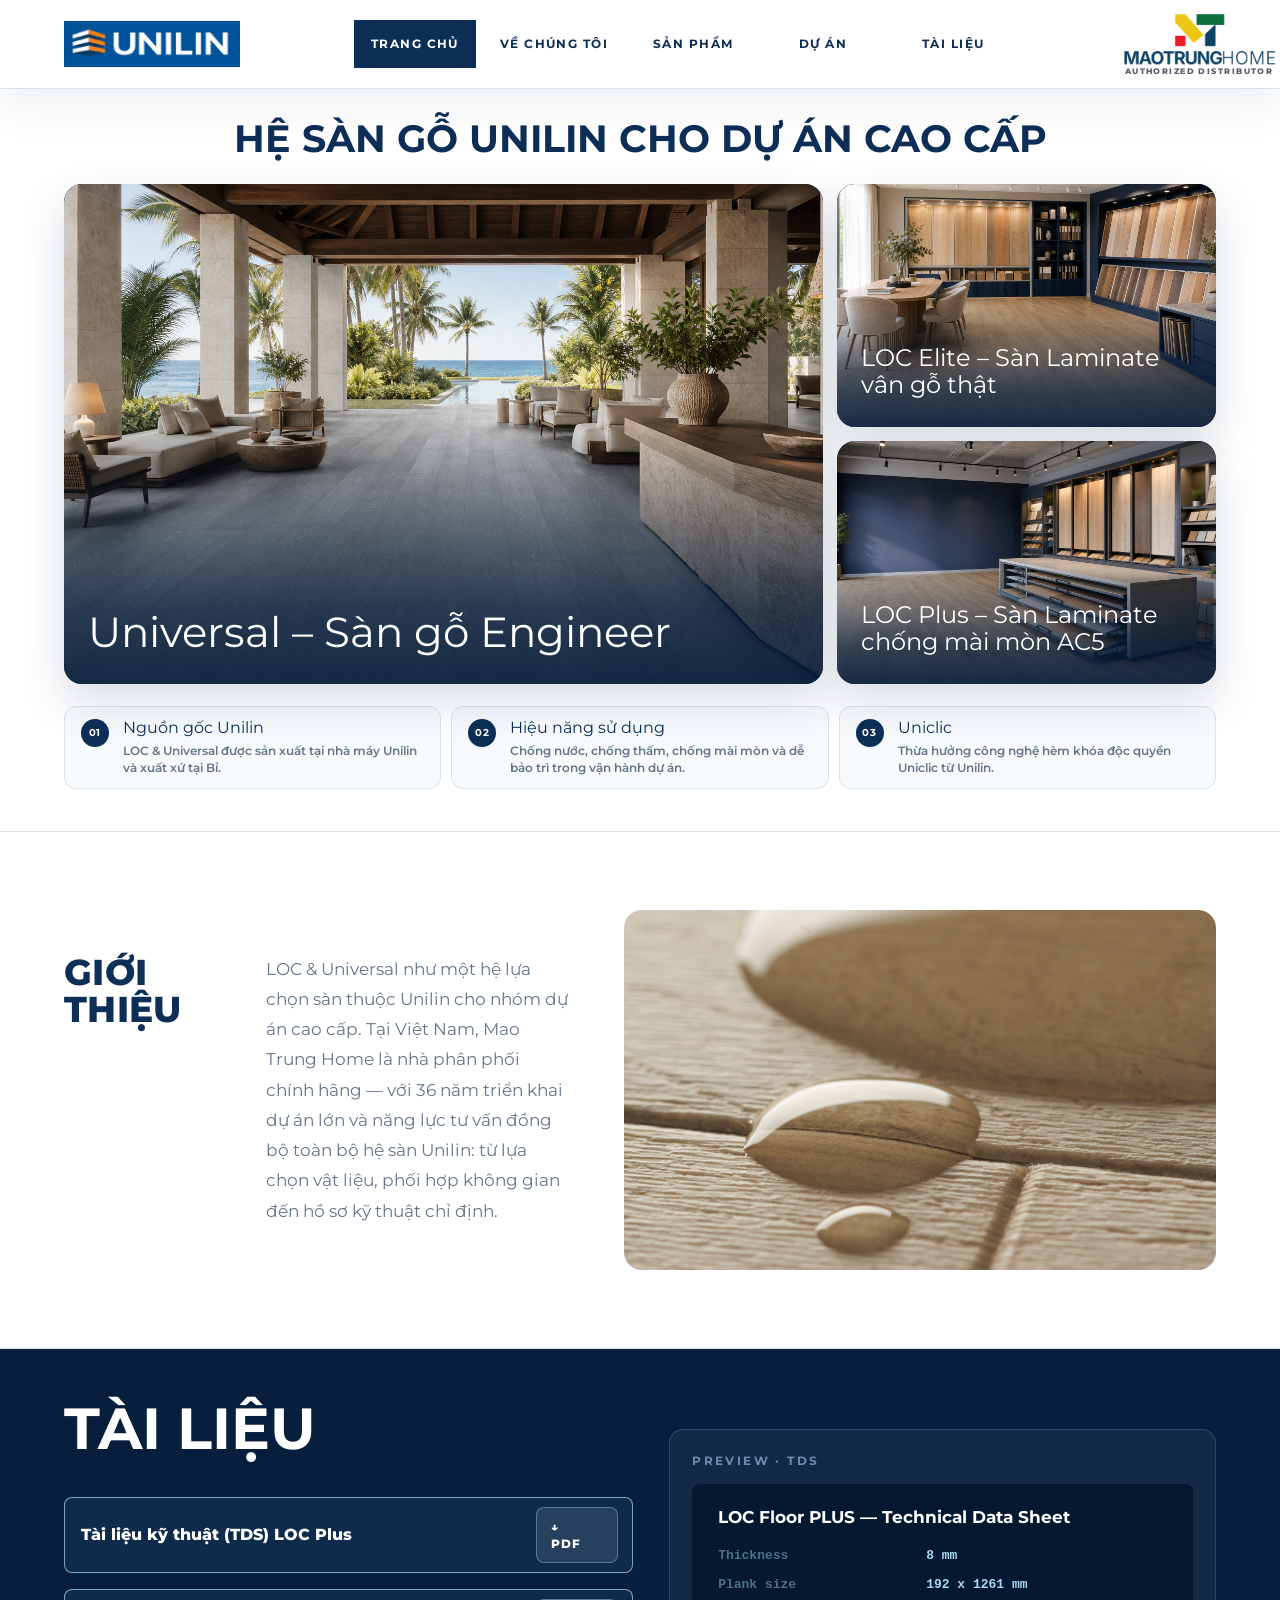
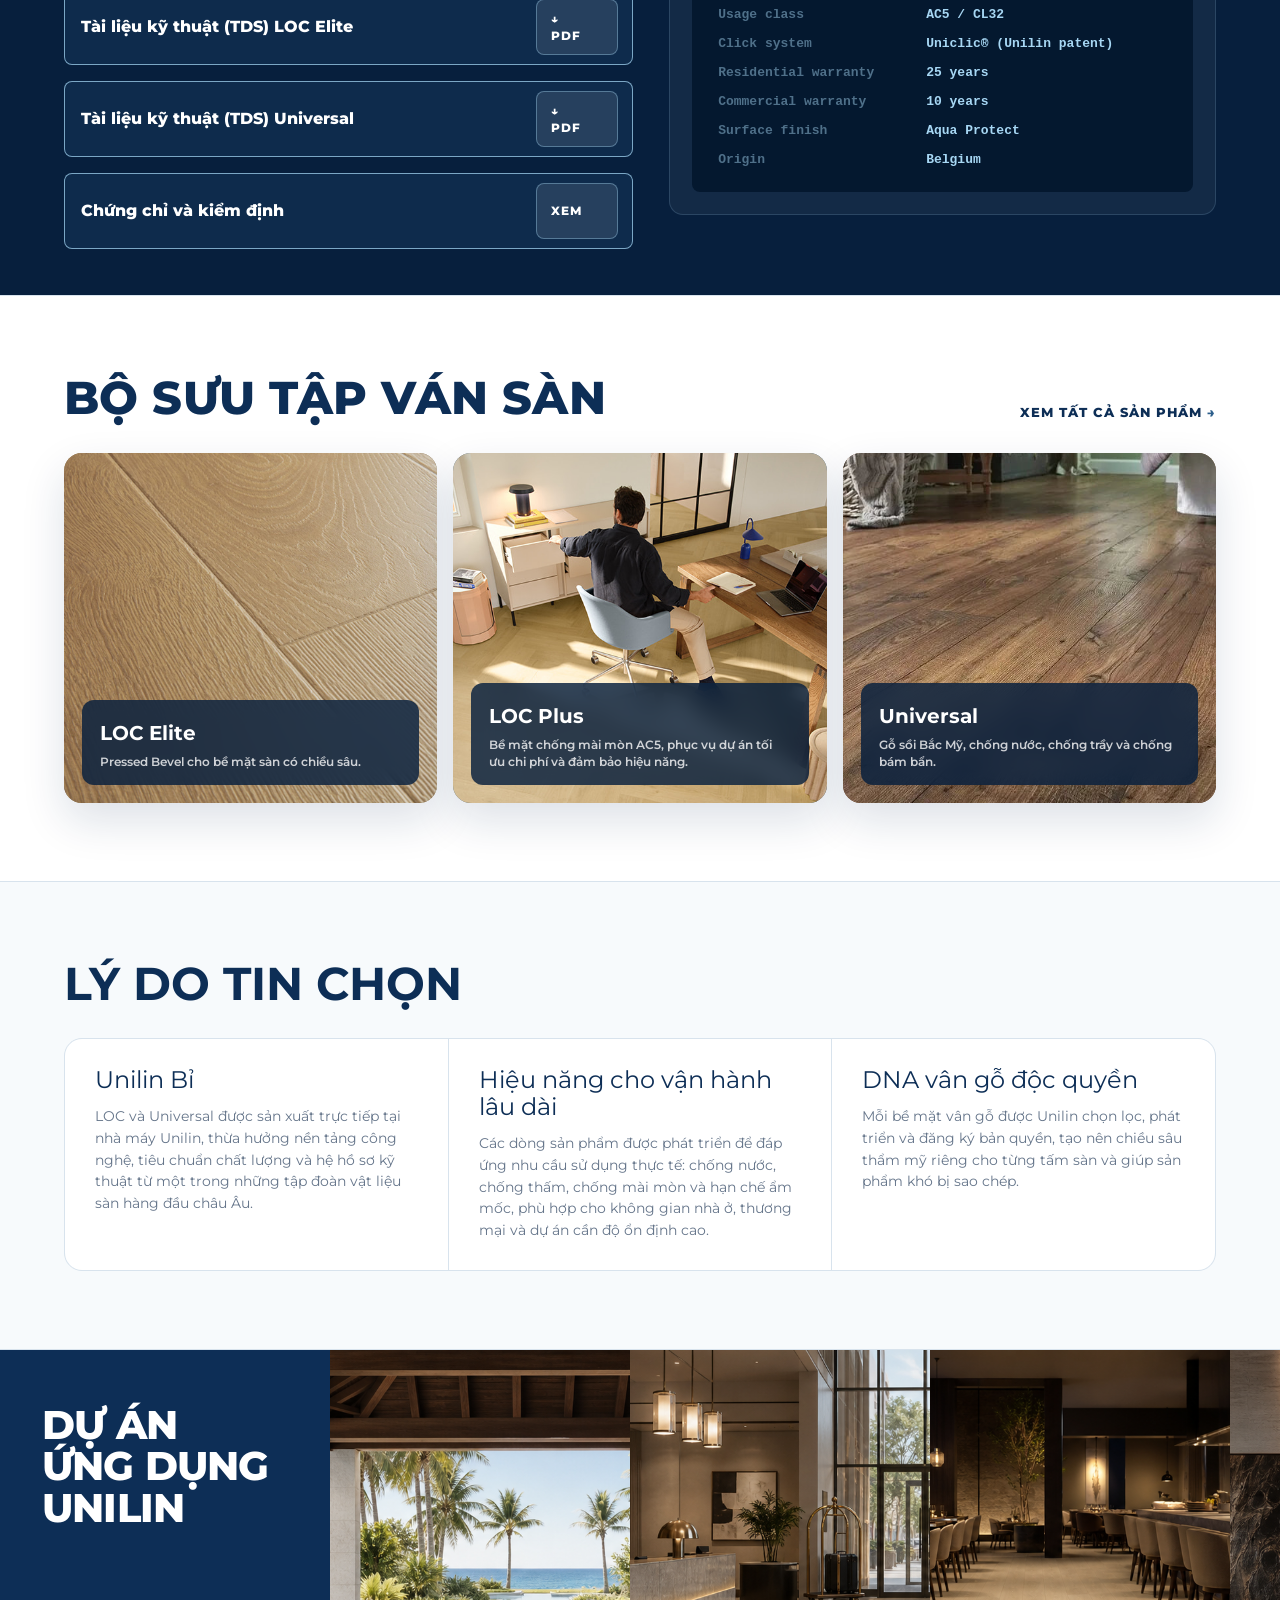
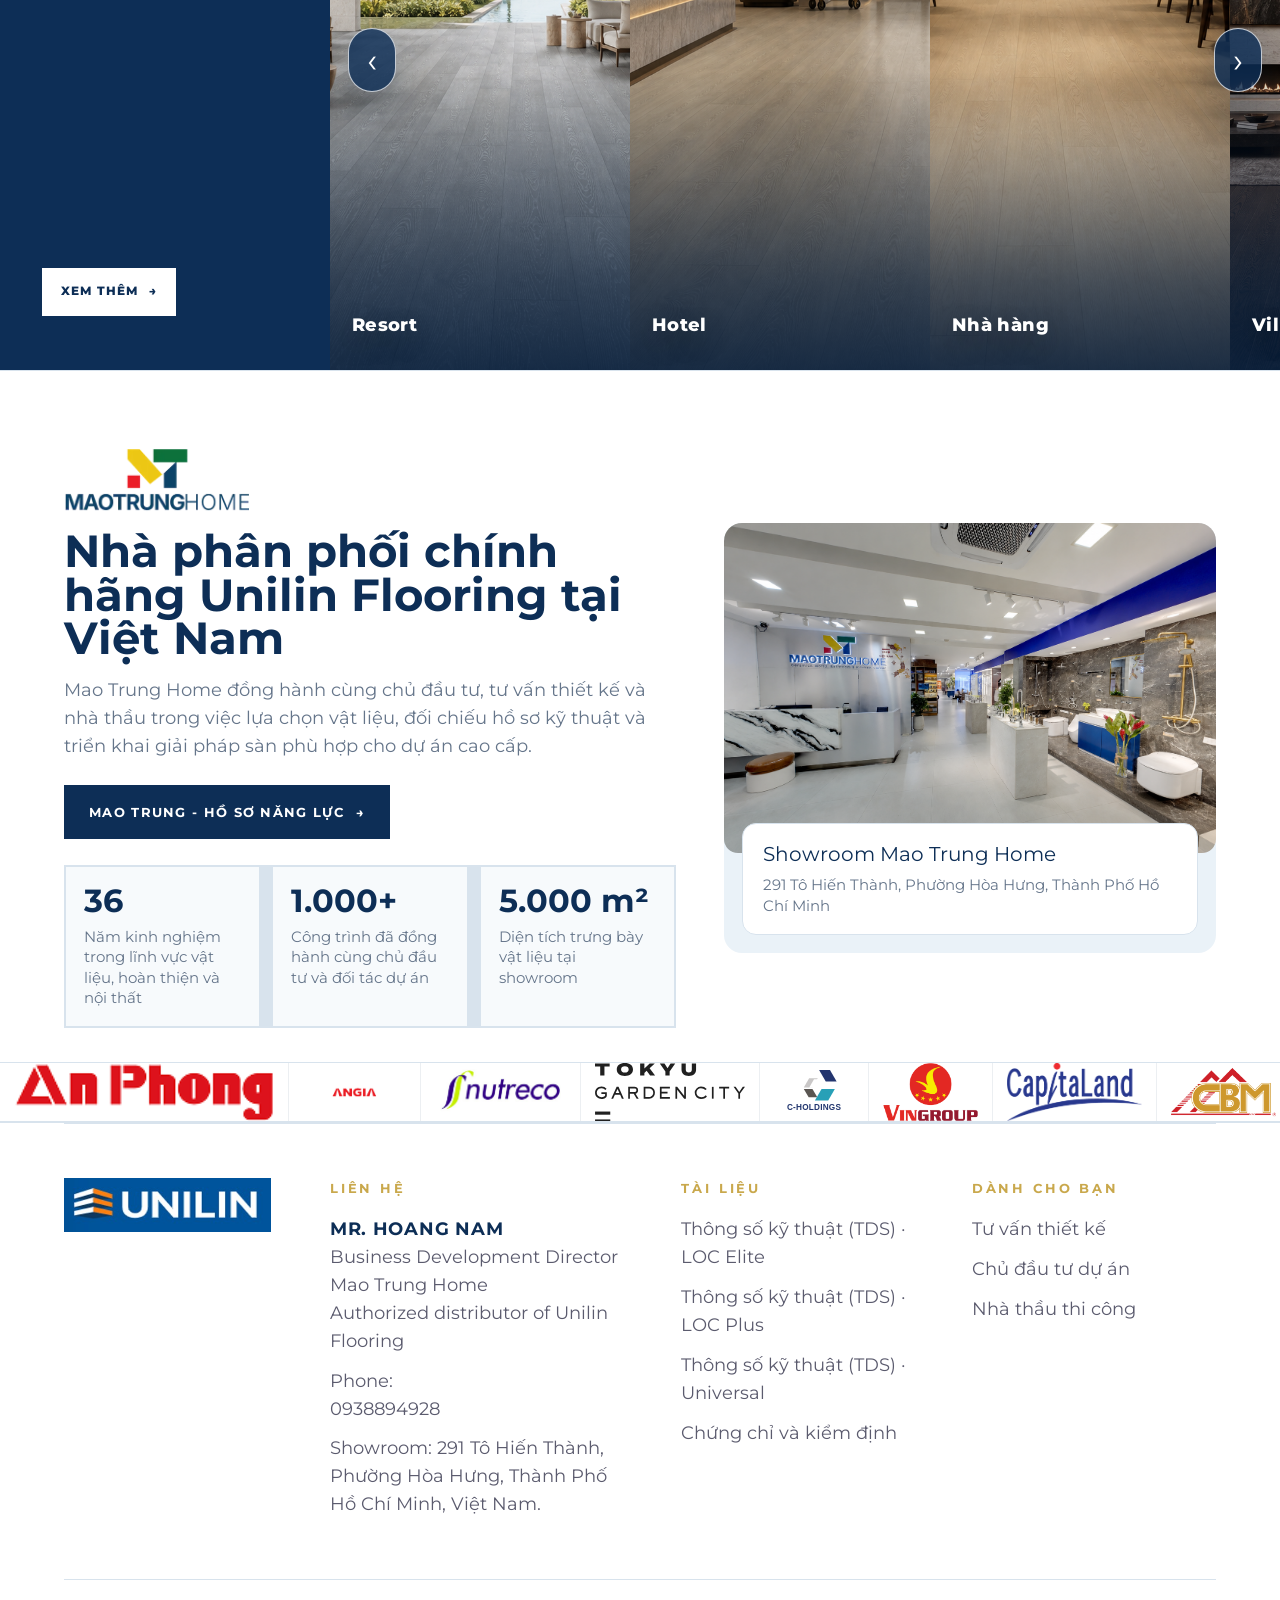
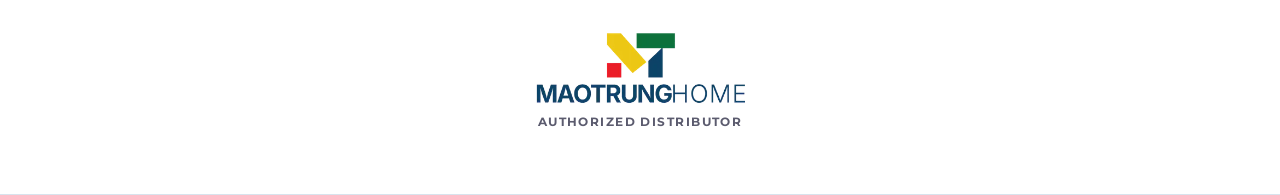
<file: index.html>
<!DOCTYPE html>
<html lang="vi">
<head>
<meta charset="UTF-8">
<meta name="viewport" content="width=device-width, initial-scale=1">
<title>LOC & Universal Floor — Trang chủ</title>
<link rel="icon" type="image/png" href="assets/unilin-favicon.png">
<link rel="preconnect" href="https://fonts.googleapis.com">
<link rel="preconnect" href="https://fonts.gstatic.com" crossorigin>
<link href="https://fonts.googleapis.com/css2?family=Montserrat:wght@400;500;600;700;800&display=swap" rel="stylesheet">
<link rel="stylesheet" href="loc-site.css?v=20260718-doccompact2">
<style>
@media (min-width:901px){
  body.lu-home .lu-doc-access{padding:46px 0!important;background:#071f3d!important;overflow:visible!important}
  body.lu-home .lu-doc-access>.page{display:grid!important;grid-template-columns:1.02fr .98fr!important;gap:36px!important;align-items:center!important;max-width:1440px!important;margin:0 auto!important;padding-left:64px!important;padding-right:64px!important;width:100%!important}
  body.lu-home .lu-doc-copy h2{margin:0 0 34px!important;padding:0!important;color:#fff!important;font-size:58px!important;line-height:1.18!important;text-transform:uppercase!important}
  body.lu-home .lu-doc-list{display:grid!important;gap:16px!important}
  body.lu-home .lu-doc-item{display:grid!important;grid-template-columns:minmax(0,1fr) 82px!important;gap:18px!important;align-items:center!important;min-height:72px!important;padding:9px 14px 9px 16px!important;border:1px solid rgba(167,215,244,.72)!important;border-radius:8px!important;background:rgba(45,95,140,.2)!important;transform:none!important}
  body.lu-home .lu-doc-item strong{grid-area:auto!important;justify-self:start!important;color:#fff!important;font-size:16px!important;line-height:1.35!important;font-weight:800!important;text-align:left!important}
  body.lu-home .lu-doc-pdf{grid-area:auto!important;display:flex!important;flex-direction:column!important;align-items:flex-start!important;justify-content:center!important;gap:5px!important;justify-self:end!important;width:82px!important;min-width:82px!important;height:56px!important;min-height:56px!important;margin:0!important;padding:0 14px!important;border:1px solid rgba(167,215,244,.38)!important;border-radius:8px!important;background:rgba(255,255,255,.1)!important;color:#fff!important;font-size:12px!important;line-height:1!important;letter-spacing:.08em!important}
  body.lu-home .lu-doc-pdf span{display:block!important;color:#fff!important;font-size:12px!important;font-weight:800!important;line-height:1!important;letter-spacing:.08em!important}
  body.lu-home .lu-tds-preview{display:block!important;min-width:0!important;align-self:center!important;padding:22px!important;border:1px solid rgba(167,215,244,.16)!important;border-radius:14px!important;background:rgba(255,255,255,.05)!important}
  body.lu-home .lu-tds-sheet{padding:22px 26px!important}
  body.lu-home .lu-tds-sheet h3{margin-bottom:18px!important;font-size:17px!important}
  body.lu-home .lu-tds-sheet dl{gap:9px!important}
  body.lu-home .lu-tds-sheet div{grid-template-columns:190px 1fr!important;gap:18px!important;font-size:13px!important}
}
</style>
</head>
<body class="lu-home">
<a class="skip" href="#main">Đi đến nội dung</a>
<header class="header">
  <div class="header-inner">
    <a class="logo-wrap" href="LOC_Landingpage_CD.html" aria-label="Unilin Flooring — Trang chủ"><img class="loc-logo unilin-mark" src="assets/unilin-logo-blue.jpg" alt="Unilin"></a>
    <nav class="nav" aria-label="Điều hướng chính"><a class="active" href="LOC_Landingpage_CD.html">Trang chủ</a><a class="" href="LOC_about.html">Về chúng tôi</a><a class="" href="LOC_products.html">Sản phẩm</a><a class="" href="LOC_projects.html">Dự án</a><a class="" href="LOC_documents.html">Tài liệu</a></nav>
    <div class="header-actions"><span class="header-distributor-logo" aria-label="Mao Trung Home authorized distributor"><img src="assets/mao-trung-home-logo.png" alt="Mao Trung Home"><small>authorized distributor</small></span></div>
  </div>
</header>
<main id="main" class="lu-home-main">
  <section class="lu-hero" id="top" aria-labelledby="hero-title">
    <div class="page">
      <div class="lu-hero-head">
        <h1 id="hero-title">HỆ SÀN GỖ UNILIN CHO DỰ ÁN CAO CẤP</h1>
      </div>
      <div class="lu-hero-grid">
        <article class="lu-hero-card lu-hero-card-main">
          <img src="assets-02-universal/phoi-canh-thuc-te/ash-veil_resort.png" alt="Universal Floor Ash Veil trong không gian nội thất">
          <div>
            <h2>Universal – Sàn gỗ Engineer</h2>
          </div>
        </article>
        <div class="lu-hero-side">
          <article class="lu-hero-card">
            <img src="assets/hero/loc-elite-showroom-display.png" alt="Không gian trưng bày LOC Elite Series">
            <div>
              <h2>LOC Elite – Sàn Laminate vân gỗ thật</h2>
            </div>
          </article>
          <article class="lu-hero-card">
            <img src="assets/hero/loc-plus-showroom-display.png" alt="Không gian trưng bày LOC Plus Series">
            <div>
              <h2>LOC Plus – Sàn Laminate chống mài mòn AC5</h2>
            </div>
          </article>
        </div>
      </div>
      <div class="lu-usp-row" aria-label="USP chính">
        <div class="lu-usp"><b>01</b><div><strong>Nguồn gốc Unilin</strong><span>LOC & Universal được sản xuất tại nhà máy Unilin và xuất xứ tại Bỉ.</span></div></div>
        <div class="lu-usp"><b>02</b><div><strong>Hiệu năng sử dụng</strong><span>Chống nước, chống thấm, chống mài mòn và dễ bảo trì trong vận hành dự án.</span></div></div>
        <div class="lu-usp"><b>03</b><div><strong>Uniclic</strong><span>Thừa hưởng công nghệ hèm khóa độc quyền Uniclic từ Unilin.</span></div></div>
      </div>
    </div>
  </section>

  <section class="lu-about section" id="about" aria-labelledby="about-title">
    <div class="page">
      <div class="lu-about-copy">
        <div><h2 id="about-title">GIỚI THIỆU</h2></div>
        <p>LOC & Universal như một hệ lựa chọn sàn thuộc Unilin cho nhóm dự án cao cấp. Tại Việt Nam, Mao Trung Home là nhà phân phối chính hãng — với 36 năm triển khai dự án lớn và năng lực tư vấn đồng bộ toàn bộ hệ sàn Unilin: từ lựa chọn vật liệu, phối hợp không gian đến hồ sơ kỹ thuật chỉ định.</p>
      </div>
      <figure class="lu-about-image"><img src="assets/brief-1707/home-about-pergo-placeholder.jpg" alt="Không gian vật liệu sàn thuộc hệ Unilin" loading="lazy"></figure>
    </div>
  </section>

  <section class="lu-doc-access section" id="documents" aria-labelledby="docs-title">
    <div class="page">
      <div class="lu-doc-copy">
        <h2 id="docs-title">TÀI LIỆU</h2>
        <div class="lu-doc-list" aria-label="Tài liệu tải nhanh">
          <div class="lu-doc-item active" role="button" tabindex="0" data-tds-preview="plus"><strong>Tài liệu kỹ thuật (TDS) LOC Plus</strong><a class="lu-doc-pdf" href="assets/loc-certificates/tds-loc-floor-plus.pdf" target="_blank" rel="noopener">↓ <span>PDF</span></a></div>
          <div class="lu-doc-item" role="button" tabindex="0" data-tds-preview="elite"><strong>Tài liệu kỹ thuật (TDS) LOC Elite</strong><a class="lu-doc-pdf" href="assets/loc-certificates/tds-loc-floor-elite.pdf" target="_blank" rel="noopener">↓ <span>PDF</span></a></div>
          <div class="lu-doc-item" role="button" tabindex="0" data-tds-preview="universal"><strong>Tài liệu kỹ thuật (TDS) Universal</strong><a class="lu-doc-pdf" href="assets/loc-certificates/universal-tds-ewf-ewo-noa-2200x165-en.pdf" target="_blank" rel="noopener">↓ <span>PDF</span></a></div>
          <div class="lu-doc-item" role="button" tabindex="0" data-tds-preview="certificate"><strong>Chứng chỉ và kiểm định</strong><a class="lu-doc-pdf" href="LOC_documents.html?type=Certificate">Xem</a></div>
        </div>
      </div>
      <div class="lu-tds-preview" aria-label="Preview TDS">
        <p class="kicker">Preview · TDS</p>
        <div class="lu-tds-sheet">
          <h3>LOC Floor PLUS — Technical Data Sheet</h3>
          <dl>
            <div><dt>Thickness</dt><dd>8 mm</dd></div>
            <div><dt>Plank size</dt><dd>192 x 1261 mm</dd></div>
            <div><dt>Usage class</dt><dd>AC5 / CL32</dd></div>
            <div><dt>Click system</dt><dd>Uniclic® (Unilin patent)</dd></div>
            <div><dt>Residential warranty</dt><dd>25 years</dd></div>
            <div><dt>Commercial warranty</dt><dd>10 years</dd></div>
            <div><dt>Surface finish</dt><dd>Aqua Protect</dd></div>
            <div><dt>Origin</dt><dd>Belgium</dd></div>
          </dl>
        </div>

      </div>
    </div>
  </section>

  <section class="lu-products section" id="products" aria-labelledby="products-title">
    <div class="page">
      <div class="intro lu-products-intro">
        <h2 id="products-title">BỘ SƯU TẬP VÁN SÀN</h2>
        <a class="section-link" href="LOC_products.html">Xem tất cả sản phẩm <span>→</span></a>
      </div>
      <div class="lu-product-grid">
        <a class="lu-product-card lu-line-elite" href="LOC_products.html">
          <div>
            <h3>LOC Elite</h3>
            <p>Pressed Bevel cho bề mặt sàn có chiều sâu.</p>
          </div>
        </a>
        <a class="lu-product-card lu-line-plus" href="LOC_products.html">
          <div>
            <h3>LOC Plus</h3>
            <p>Bề mặt chống mài mòn AC5, phục vụ dự án tối ưu chi phí và đảm bảo hiệu năng.</p>
          </div>
        </a>
        <a class="lu-product-card lu-line-universal" href="LOC_products.html">
          <div>
            <h3>Universal</h3>
            <p>Gỗ sồi Bắc Mỹ, chống nước, chống trầy và chống bám bẩn.</p>
          </div>
        </a>
      </div>
    </div>
  </section>

  <section class="lu-reasons section" aria-labelledby="reason-title">
    <div class="page">
      <div class="lu-section-head">
        <h2 id="reason-title">LÝ DO TIN CHỌN</h2>
      </div>
      <div class="lu-reason-grid">
        <article>
          <h3>Unilin Bỉ</h3>
          <p>LOC và Universal được sản xuất trực tiếp tại nhà máy Unilin, thừa hưởng nền tảng công nghệ, tiêu chuẩn chất lượng và hệ hồ sơ kỹ thuật từ một trong những tập đoàn vật liệu sàn hàng đầu châu Âu.</p>
        </article>
        <article>
          <h3>Hiệu năng cho vận hành lâu dài</h3>
          <p>Các dòng sản phẩm được phát triển để đáp ứng nhu cầu sử dụng thực tế: chống nước, chống thấm, chống mài mòn và hạn chế ẩm mốc, phù hợp cho không gian nhà ở, thương mại và dự án cần độ ổn định cao.</p>
        </article>
        <article>
          <h3>DNA vân gỗ độc quyền</h3>
          <p>Mỗi bề mặt vân gỗ được Unilin chọn lọc, phát triển và đăng ký bản quyền, tạo nên chiều sâu thẩm mỹ riêng cho từng tấm sàn và giúp sản phẩm khó bị sao chép.</p>
        </article>
      </div>
    </div>
  </section>

  <section class="lu-projects section" id="projects" aria-labelledby="projects-title">
    <div class="lu-project-carousel-wrap">
      <aside class="lu-project-side">
        <h2 id="projects-title">DỰ ÁN<br>ỨNG DỤNG<br>UNILIN</h2>
        <a class="btn btn-dark" href="LOC_projects.html">Xem thêm <span>→</span></a>
      </aside>
      <div class="lu-project-carousel-shell">
        <div class="lu-project-carousel-track">
          <a class="lu-project-slide" href="LOC_projects.html"><img src="assets-02-universal/phoi-canh-thuc-te/ash-veil_resort.png" alt="Dự án resort sử dụng hệ sàn Unilin" loading="lazy"><span>Resort</span></a>
          <a class="lu-project-slide" href="LOC_projects.html"><img src="assets-02-universal/phoi-canh-thuc-te/drift-sand_hotel.png" alt="Dự án hotel sử dụng hệ sàn Unilin" loading="lazy"><span>Hotel</span></a>
          <a class="lu-project-slide" href="LOC_projects.html"><img src="assets-02-universal/phoi-canh-thuc-te/echo-white_nha-hang.png" alt="Không gian nhà hàng sử dụng hệ sàn Unilin" loading="lazy"><span>Nhà hàng</span></a>
          <a class="lu-project-slide" href="LOC_projects.html"><img src="assets-02-universal/phoi-canh-thuc-te/midnight-noa_villa.png" alt="Villa nghỉ dưỡng sử dụng hệ sàn Unilin" loading="lazy"><span>Villa nghỉ dưỡng</span></a>
          <a class="lu-project-slide" href="LOC_projects.html"><img src="assets-02-universal/phoi-canh-thuc-te/light-natural_biet-thu-cao-cap.png" alt="Nhà ở cao cấp sử dụng hệ sàn Unilin" loading="lazy"><span>Nhà ở cao cấp</span></a>
          <a class="lu-project-slide" href="LOC_projects.html"><img src="assets-02-universal/phoi-canh-thuc-te/sietch-brown_van-phong-boardroom.png" alt="Văn phòng sử dụng hệ sàn Unilin" loading="lazy"><span>Văn phòng</span></a>
          <a class="lu-project-slide" href="LOC_projects.html"><img src="assets/product-scenes-corrected/24-plus-LPV00611AP.png" alt="Phòng khách căn hộ sử dụng hệ sàn Unilin" loading="lazy"><span>Phòng khách căn hộ</span></a>
        </div>
      </div>
    </div>
  </section>

  <section class="lu-mao-home section" id="contact" aria-labelledby="mao-home-title">
    <div class="page lu-mao-home-grid">
      <div class="lu-mao-home-copy">
        <img class="lu-mao-home-logo" src="assets/mao-trung-home-logo.png" alt="Mao Trung Home" loading="lazy">
        <h2 id="mao-home-title">Nhà phân phối chính hãng Unilin Flooring tại Việt Nam</h2>
        <p class="lu-mao-home-lead">Mao Trung Home đồng hành cùng chủ đầu tư, tư vấn thiết kế và nhà thầu trong việc lựa chọn vật liệu, đối chiếu hồ sơ kỹ thuật và triển khai giải pháp sàn phù hợp cho dự án cao cấp.</p>
        <a class="btn primary lu-mao-home-btn" href="assets/docs/Ho-so-nang-luc-MaoTrung-LeGia.pdf" target="_blank" rel="noopener">Mao Trung - Hồ sơ năng lực <span>→</span></a>
        <div class="lu-mao-home-stats" aria-label="Năng lực Mao Trung Home">
          <article><strong>36</strong><span>Năm kinh nghiệm trong lĩnh vực vật liệu, hoàn thiện và nội thất</span></article>
          <article><strong>1.000+</strong><span>Công trình đã đồng hành cùng chủ đầu tư và đối tác dự án</span></article>
          <article><strong>5.000 m²</strong><span>Diện tích trưng bày vật liệu tại showroom</span></article>
        </div>
      </div>
      <figure class="lu-mao-home-visual">
        <img src="assets/mao-trung/anh-showroom.png" alt="Showroom Mao Trung Home" width="1500" height="1000" loading="lazy">
        <figcaption><strong>Showroom Mao Trung Home</strong><span>291 Tô Hiến Thành, Phường Hòa Hưng, Thành Phố Hồ Chí Minh</span></figcaption>
      </figure>
    </div>
    <div class="lu-logo-marquee" aria-label="Nhóm chủ đầu tư và đối tác tham khảo">
      <div class="lu-logo-track">
        <img src="assets/partners/downloaded-web/an-phong.png" alt="An Phong" loading="lazy">
        <img src="assets/partners/downloaded-web/angia.jpg" alt="Angia" loading="lazy">
        <img src="assets/partners/downloaded-web/azb.png" alt="AZB" loading="lazy">
        <img src="assets/partners/downloaded-web/becamex-tokyu.svg" alt="Becamex Tokyu" loading="lazy">
        <img src="assets/partners/downloaded-web/c-holdings.svg" alt="C Holdings" loading="lazy">
        <img src="assets/partners/downloaded-web/Vingroup_logo.svg.webp" alt="Vingroup" loading="lazy">
        <img src="assets/partners/downloaded-web/capitaland.png" alt="Capitaland" loading="lazy">
        <img src="assets/partners/downloaded-web/cbm.png" alt="CBM" loading="lazy">
        <img src="assets/partners/downloaded-web/central.png" alt="Central" loading="lazy">
        <img src="assets/partners/downloaded-web/ct-group.png" alt="CT Group" loading="lazy">
        <img src="assets/partners/downloaded-web/dat-xanh-group.png" alt="Dat Xanh Group" loading="lazy">
        <img src="assets/partners/downloaded-web/decofi.png" alt="Decofi" loading="lazy">
        <img src="assets/partners/downloaded-web/dic.png" alt="DIC" loading="lazy">
        <img src="assets/partners/downloaded-web/gamuda-land.png" alt="Gamuda Land" loading="lazy">
        <img src="assets/partners/downloaded-web/hung-thinh-corporation.png" alt="Hung Thinh Corporation" loading="lazy">
        <img src="assets/partners/downloaded-web/keppel.svg" alt="Keppel" loading="lazy">
        <img src="assets/partners/downloaded-web/kien-a.svg" alt="Kien A" loading="lazy">
        <img src="assets/partners/downloaded-web/masterise-homes.webp" alt="Masterise Homes" loading="lazy">
        <img src="assets/partners/downloaded-web/newtecons.svg" alt="Newtecons" loading="lazy">
        <img src="assets/partners/downloaded-web/phuoc-thanh.webp" alt="Phuoc Thanh" loading="lazy">
        <img src="assets/partners/downloaded-web/quoc-cuong-gia-lai.png" alt="Quoc Cuong Gia Lai" loading="lazy">
        <img src="assets/partners/downloaded-web/ricons.svg" alt="Ricons" loading="lazy">
        <img src="assets/partners/downloaded-web/sol-ec.png" alt="Sol E&C" loading="lazy">
        <img src="assets/partners/downloaded-web/sonkim-land.png" alt="SonKim Land" loading="lazy">
        <img src="assets/partners/downloaded-web/sun-group.png" alt="Sun Group" loading="lazy">
        <img src="assets/partners/downloaded-web/trung-thuy-group.svg" alt="Trung Thuy Group" loading="lazy">
        <img src="assets/partners/downloaded-web/ttc logo.webp" alt="TTC" loading="lazy">
        <img src="assets/partners/downloaded-web/unicons.svg" alt="Unicons" loading="lazy">
        <img src="assets/partners/downloaded-web/an-phong.png" alt="" aria-hidden="true" loading="lazy">
        <img src="assets/partners/downloaded-web/angia.jpg" alt="" aria-hidden="true" loading="lazy">
        <img src="assets/partners/downloaded-web/azb.png" alt="" aria-hidden="true" loading="lazy">
        <img src="assets/partners/downloaded-web/becamex-tokyu.svg" alt="" aria-hidden="true" loading="lazy">
        <img src="assets/partners/downloaded-web/c-holdings.svg" alt="" aria-hidden="true" loading="lazy">
        <img src="assets/partners/downloaded-web/Vingroup_logo.svg.webp" alt="" aria-hidden="true" loading="lazy">
        <img src="assets/partners/downloaded-web/capitaland.png" alt="" aria-hidden="true" loading="lazy">
        <img src="assets/partners/downloaded-web/cbm.png" alt="" aria-hidden="true" loading="lazy">
        <img src="assets/partners/downloaded-web/central.png" alt="" aria-hidden="true" loading="lazy">
        <img src="assets/partners/downloaded-web/ct-group.png" alt="" aria-hidden="true" loading="lazy">
        <img src="assets/partners/downloaded-web/dat-xanh-group.png" alt="" aria-hidden="true" loading="lazy">
        <img src="assets/partners/downloaded-web/decofi.png" alt="" aria-hidden="true" loading="lazy">
        <img src="assets/partners/downloaded-web/dic.png" alt="" aria-hidden="true" loading="lazy">
        <img src="assets/partners/downloaded-web/gamuda-land.png" alt="" aria-hidden="true" loading="lazy">
        <img src="assets/partners/downloaded-web/hung-thinh-corporation.png" alt="" aria-hidden="true" loading="lazy">
        <img src="assets/partners/downloaded-web/keppel.svg" alt="" aria-hidden="true" loading="lazy">
        <img src="assets/partners/downloaded-web/kien-a.svg" alt="" aria-hidden="true" loading="lazy">
        <img src="assets/partners/downloaded-web/masterise-homes.webp" alt="" aria-hidden="true" loading="lazy">
        <img src="assets/partners/downloaded-web/newtecons.svg" alt="" aria-hidden="true" loading="lazy">
        <img src="assets/partners/downloaded-web/phuoc-thanh.webp" alt="" aria-hidden="true" loading="lazy">
        <img src="assets/partners/downloaded-web/quoc-cuong-gia-lai.png" alt="" aria-hidden="true" loading="lazy">
        <img src="assets/partners/downloaded-web/ricons.svg" alt="" aria-hidden="true" loading="lazy">
        <img src="assets/partners/downloaded-web/sol-ec.png" alt="" aria-hidden="true" loading="lazy">
        <img src="assets/partners/downloaded-web/sonkim-land.png" alt="" aria-hidden="true" loading="lazy">
        <img src="assets/partners/downloaded-web/sun-group.png" alt="" aria-hidden="true" loading="lazy">
        <img src="assets/partners/downloaded-web/trung-thuy-group.svg" alt="" aria-hidden="true" loading="lazy">
        <img src="assets/partners/downloaded-web/ttc logo.webp" alt="" aria-hidden="true" loading="lazy">
        <img src="assets/partners/downloaded-web/unicons.svg" alt="" aria-hidden="true" loading="lazy">
      </div>
    </div>
  </section>

  <section class="lu-contact-section section" aria-labelledby="contact-title">
    <footer class="lu-footer-detailed page" aria-labelledby="contact-title">
      <div class="foot-top">
        <div class="foot-brand">
          <div class="footer-moduleo-mark" aria-hidden="true"><img src="assets/unilin-logo-blue.jpg" alt=""></div>
        </div>
        <div class="foot-col foot-contact">
          <h2 id="contact-title">Liên hệ</h2>
          <p class="rep-line"><strong>MR. HOANG NAM</strong><br>Business Development Director<br>Mao Trung Home<br>Authorized distributor of Unilin Flooring</p>
          <p class="phone-line">Phone: <a href="tel:+84938894928">0938894928</a></p>
          <p>Showroom: 291 Tô Hiến Thành, Phường Hòa Hưng, Thành Phố Hồ Chí Minh, Việt Nam.</p>
        </div>
        <div class="foot-col">
          <h2>Tài liệu</h2>
          <a href="LOC_documents.html?type=TDS">Thông số kỹ thuật (TDS) · LOC Elite</a>
          <a href="LOC_documents.html?type=TDS">Thông số kỹ thuật (TDS) · LOC Plus</a>
          <a href="LOC_documents.html?type=TDS">Thông số kỹ thuật (TDS) · Universal</a>
          <a href="LOC_documents.html?type=Certificate">Chứng chỉ và kiểm định</a>
        </div>
        <div class="foot-col">
          <h2>Dành cho bạn</h2>
          <a href="LOC_products.html">Tư vấn thiết kế</a>
          <a href="LOC_projects.html">Chủ đầu tư dự án</a>
          <a href="LOC_documents.html">Nhà thầu thi công</a>
        </div>
      </div>
      <div class="foot-bot">
        <div class="footer-distributor">
          <img class="mao-logo" src="assets/mao-trung-home-logo.png" alt="Mao Trung Home">
          <span class="foot-by">authorized distributor</span>
        </div>
      </div>
    </footer>
  </section>
</main>
<div class="contact-modal" id="contactModal" role="dialog" aria-modal="true" aria-labelledby="contactTitle"><div class="contact-box"><button class="contact-close" type="button" data-contact-close>×</button><h3 id="contactTitle">Nhận tư vấn dự án</h3><form class="contact-form"><label>Tên<input required></label><label>Số điện thoại<input type="tel" inputmode="numeric" required></label><label>Email<input type="email"></label><label>Mô tả dự án & thông tin cần tư vấn<textarea required></textarea></label><button class="btn" type="submit">Gửi yêu cầu →</button><p class="contact-note"></p></form></div></div>
<script src="loc-site.js?v=20260718-projectarrows"></script>
</body>
</html>
</file>
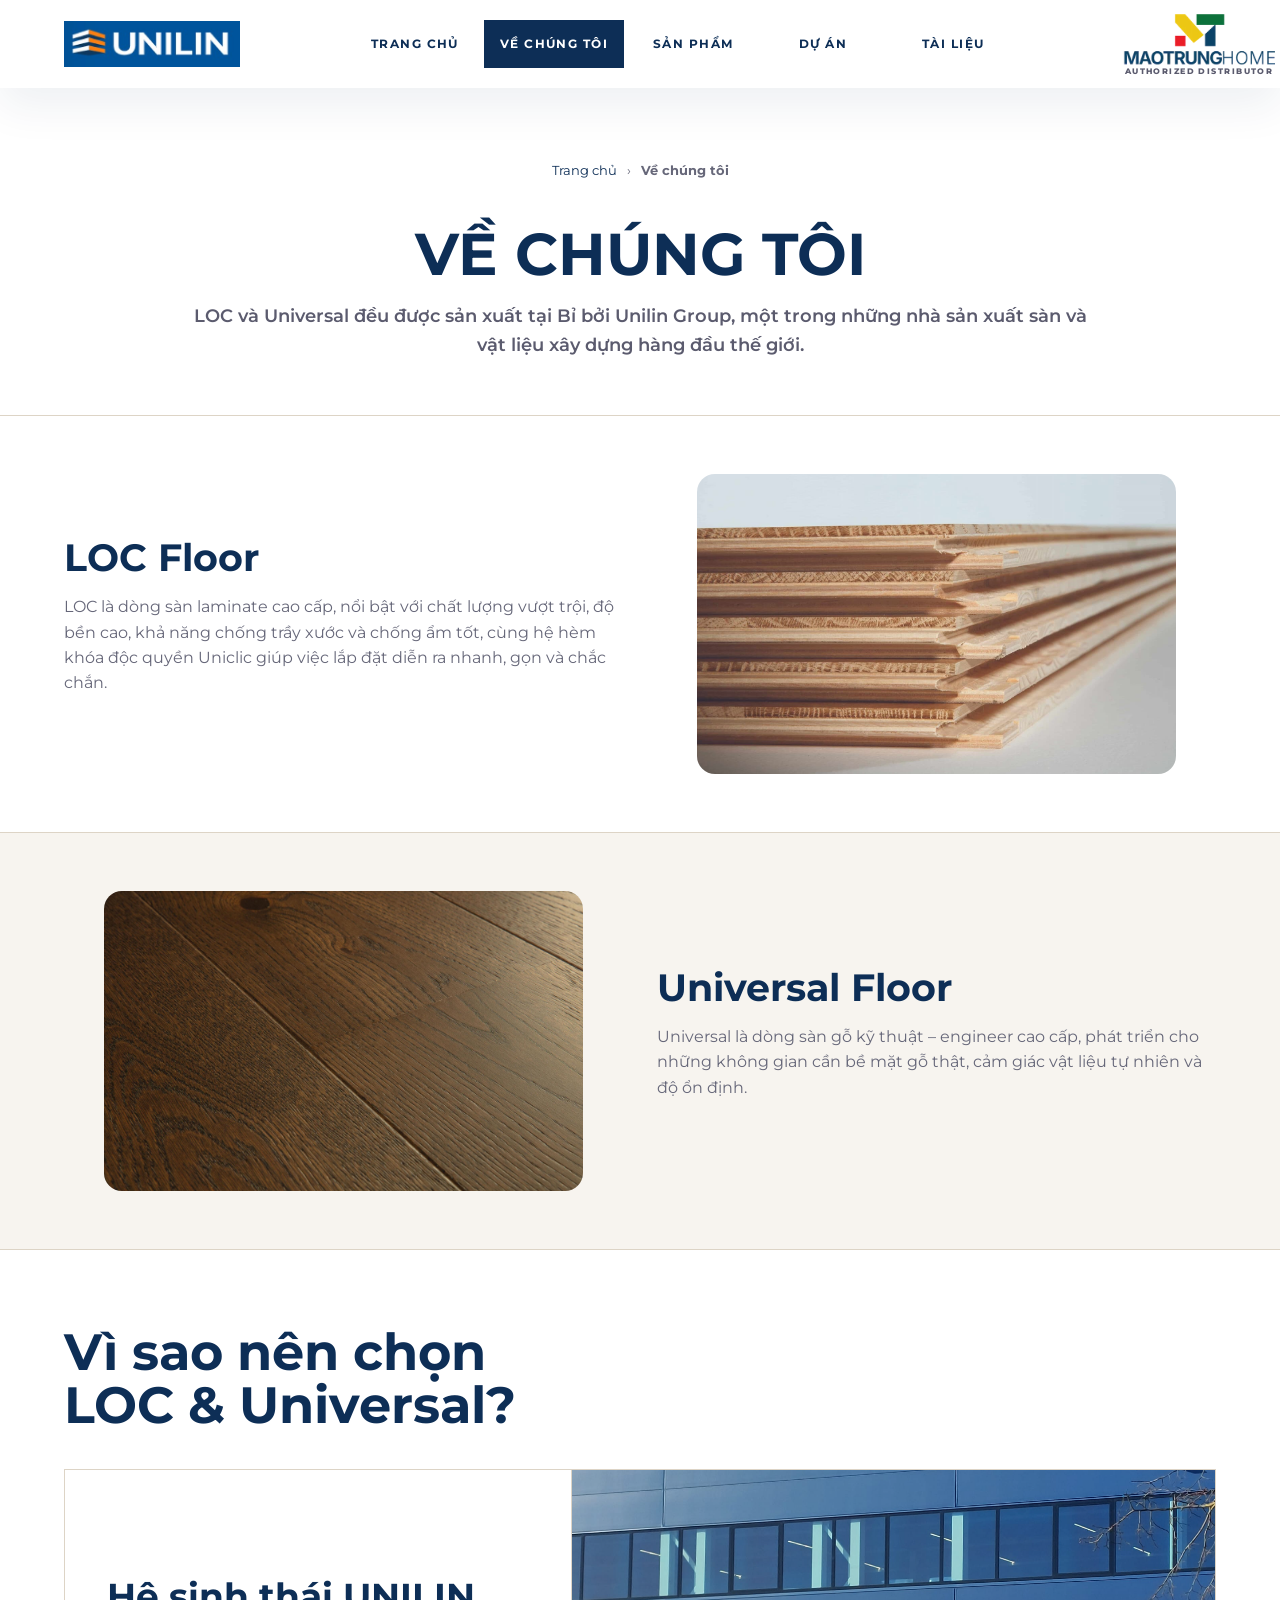
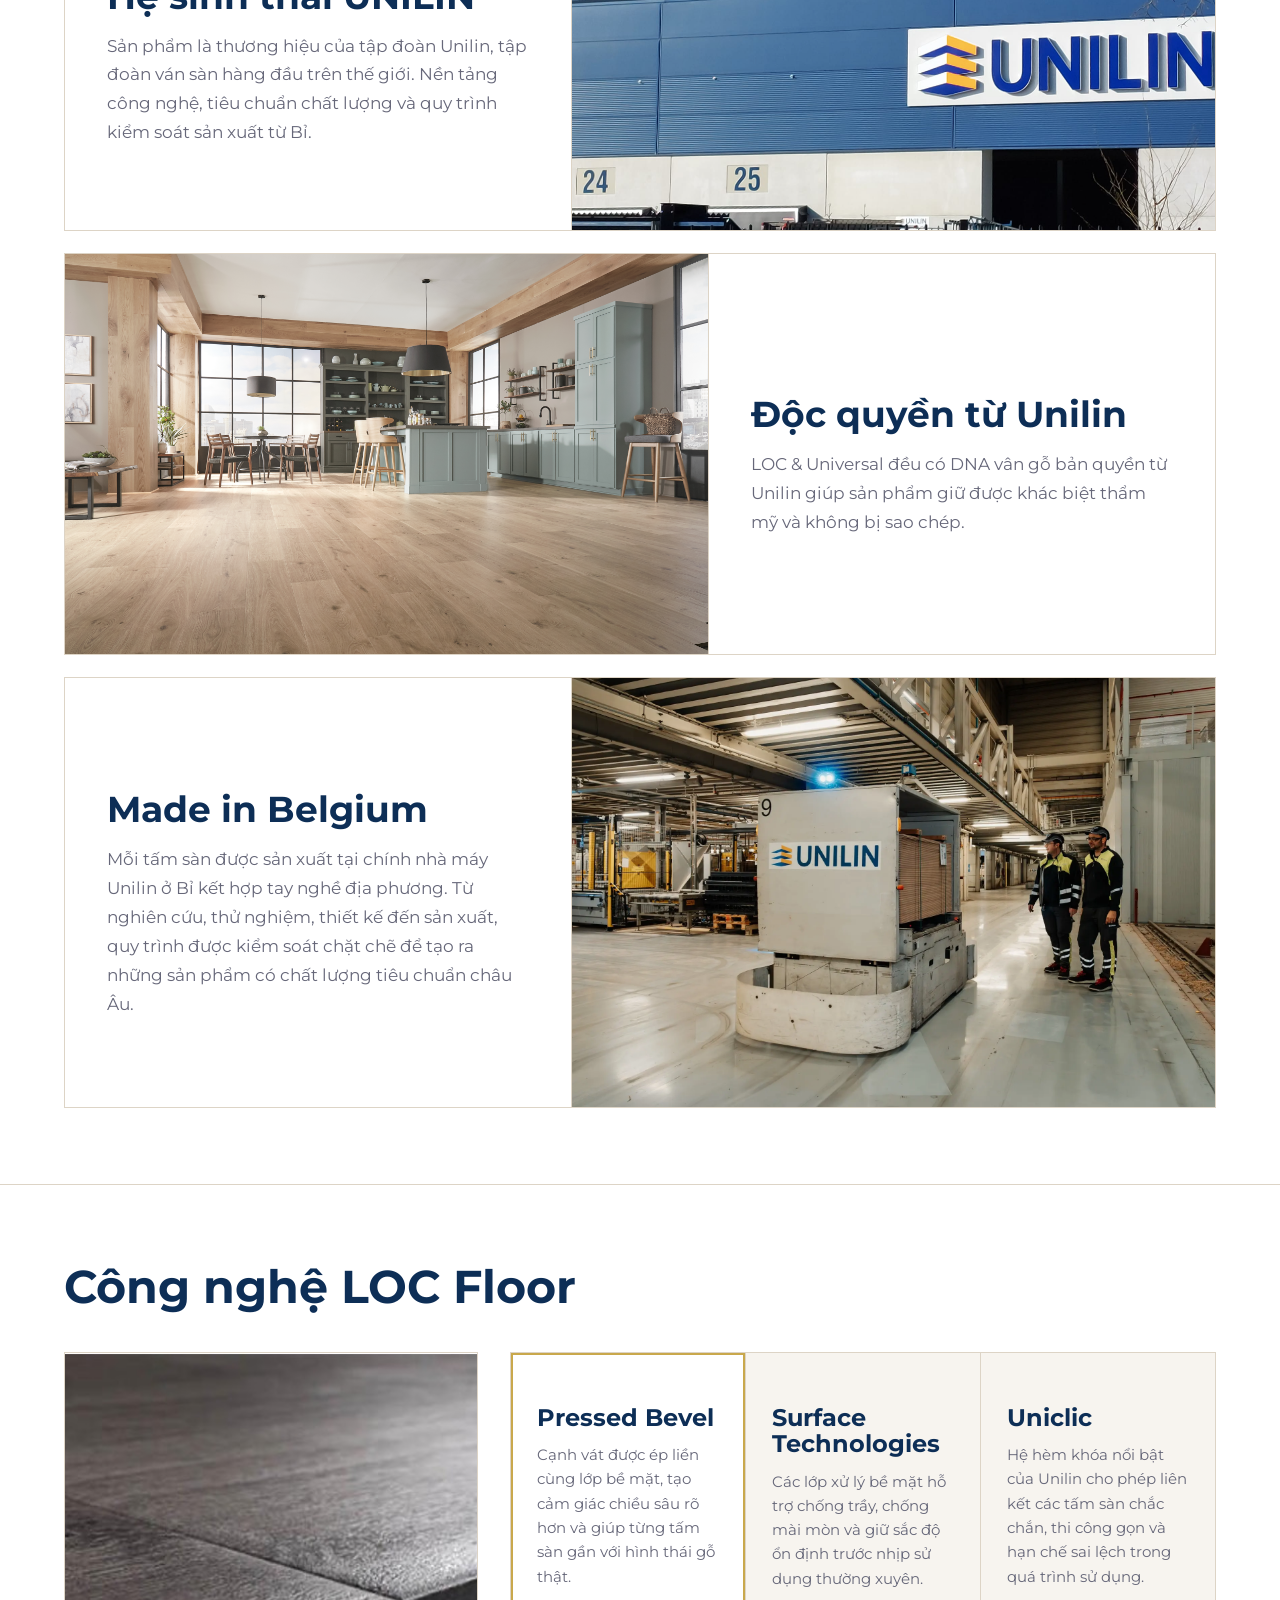
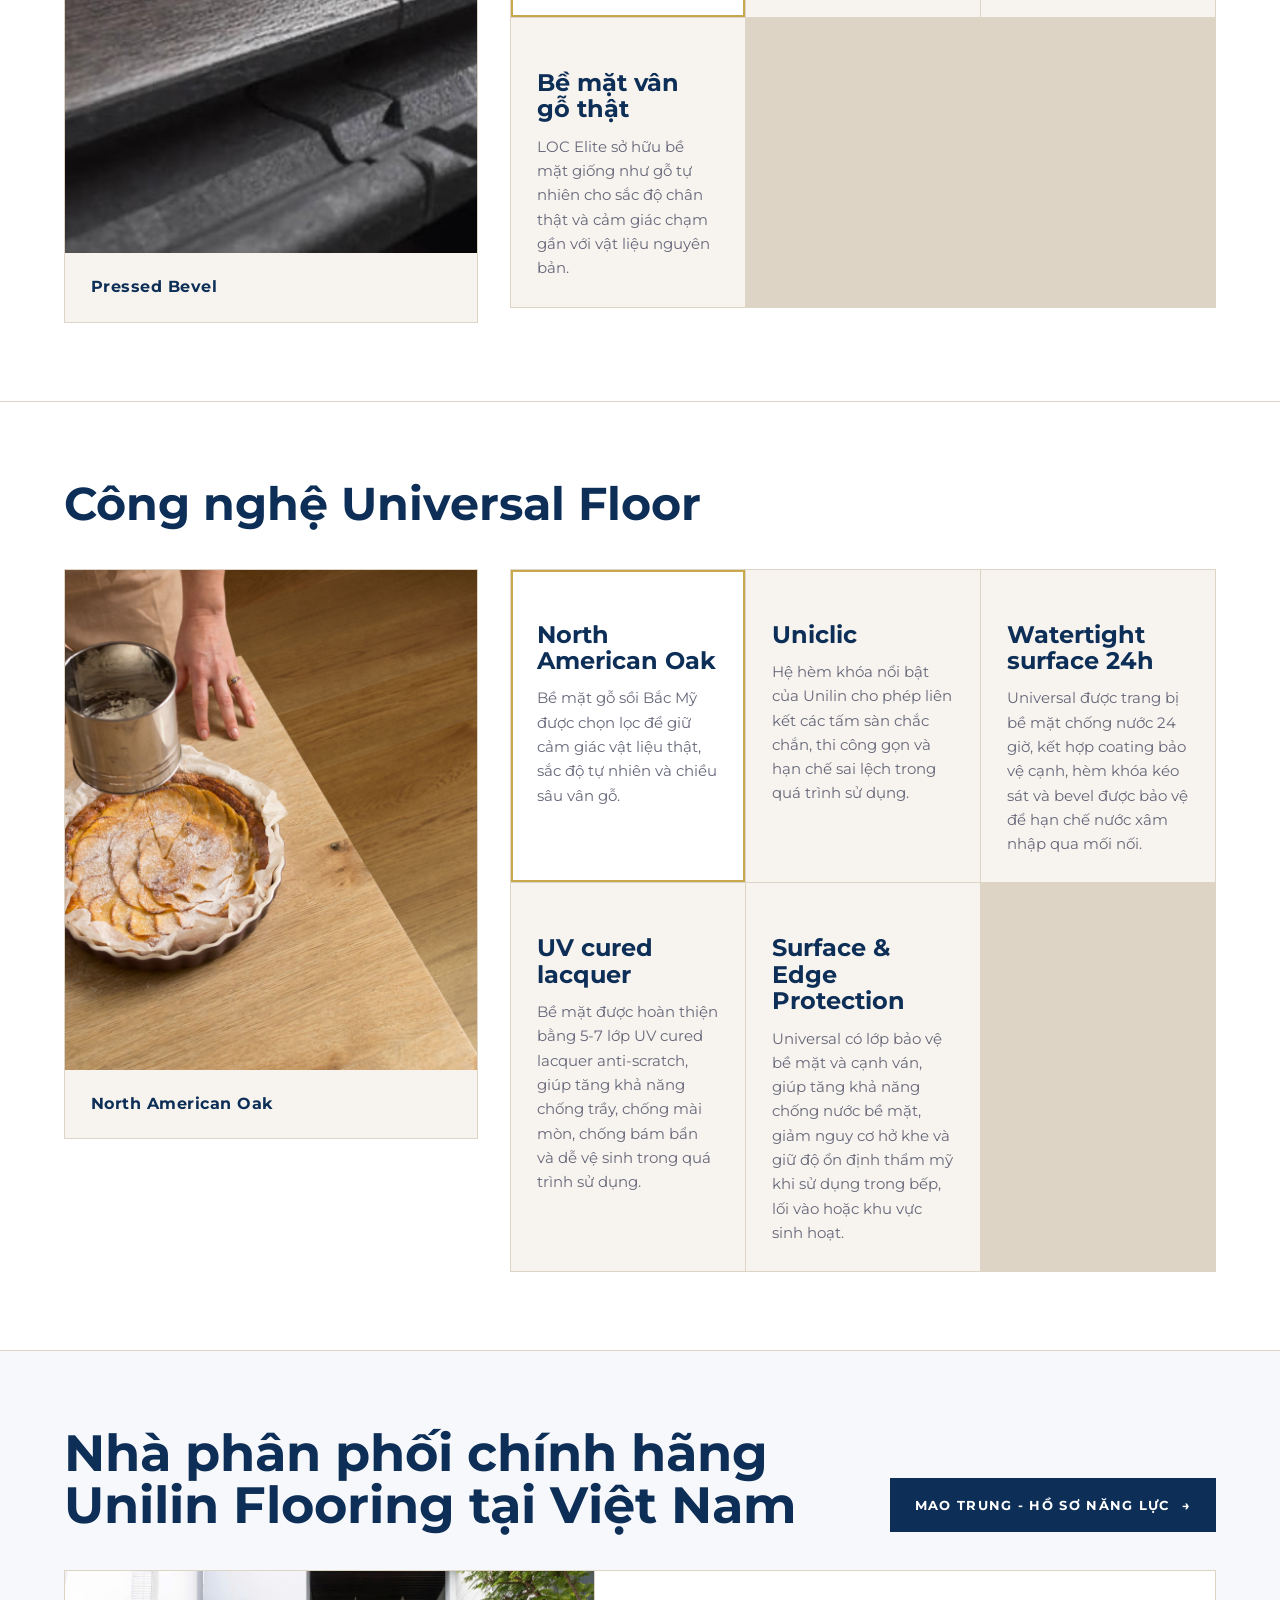
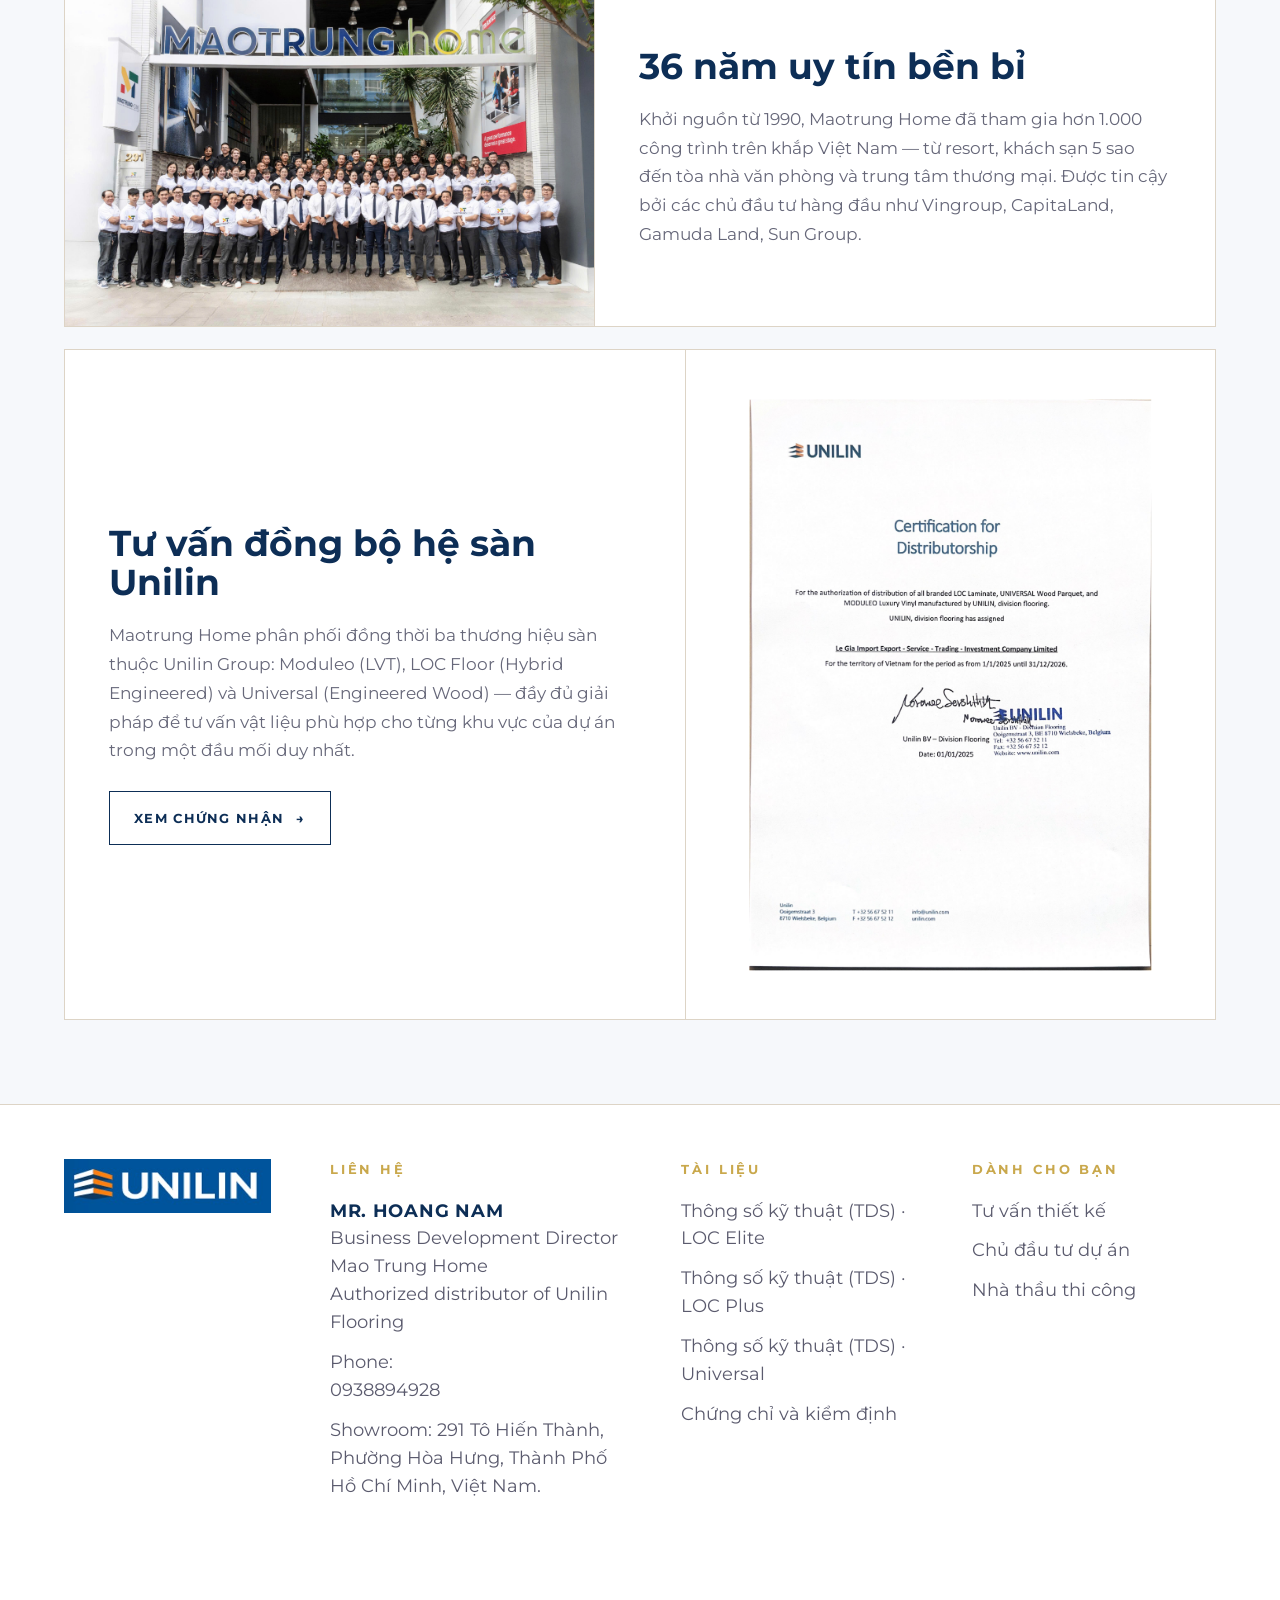
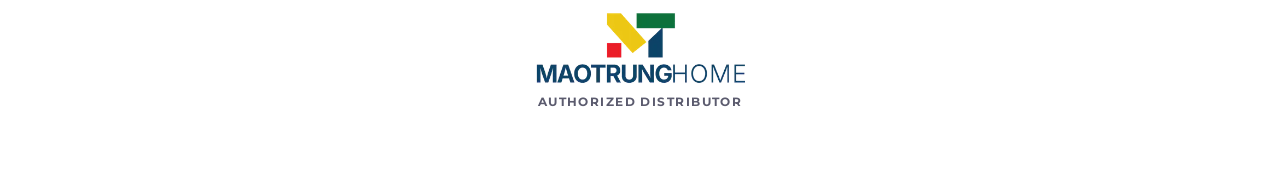
<file: LOC_about.html>
<!DOCTYPE html>
<html lang="vi">
<head>
<meta charset="UTF-8">
<meta name="viewport" content="width=device-width, initial-scale=1">
<title>LOC Vietnam — Về chúng tôi</title>
<link rel="icon" type="image/png" href="assets/unilin-favicon.png">
<link rel="preconnect" href="https://fonts.googleapis.com">
<link rel="preconnect" href="https://fonts.gstatic.com" crossorigin>
<link href="https://fonts.googleapis.com/css2?family=Montserrat:wght@400;500;600;700;800&display=swap" rel="stylesheet">
<link rel="stylesheet" href="loc-site.css?v=20260718-doccompact2">
</head>
<body class="loc-about-redesign">
<a class="skip" href="#main">Đi đến nội dung</a>
<header class="header">
  <div class="header-inner">
    <a class="logo-wrap" href="LOC_Landingpage_CD.html" aria-label="Unilin Flooring — Trang chủ"><img class="loc-logo unilin-mark" src="assets/unilin-logo-blue.jpg" alt="Unilin"></a>
    <nav class="nav" aria-label="Điều hướng chính"><a class="" href="LOC_Landingpage_CD.html">Trang chủ</a><a class="active" href="LOC_about.html">Về chúng tôi</a><a class="" href="LOC_products.html">Sản phẩm</a><a class="" href="LOC_projects.html">Dự án</a><a class="" href="LOC_documents.html">Tài liệu</a></nav>
    <div class="header-actions"><span class="header-distributor-logo" aria-label="Mao Trung Home authorized distributor"><img src="assets/mao-trung-home-logo.png" alt="Mao Trung Home"><small>authorized distributor</small></span></div>
  </div>
</header>
<main id="main">
<section class="page-hero about-hero">
  <div class="page">
    <nav class="breadcrumb"><a href="LOC_Landingpage_CD.html">Trang chủ</a><span>›</span><strong>Về chúng tôi</strong></nav>
    <div class="page-hero-copy">
      <div>
        <h1 class="display">VỀ CHÚNG TÔI</h1>
        <p class="about-hero-note">LOC và Universal đều được sản xuất tại Bỉ bởi Unilin Group, một trong những nhà sản xuất sàn và vật liệu xây dựng hàng đầu thế giới.</p>
      </div>
    </div>
  </div>
</section>

<section class="about-intro about-brand-section">
  <div class="page about-grid">
    <div class="about-copy">
      <h2>LOC Floor</h2>
      <p>LOC là dòng sàn laminate cao cấp, nổi bật với chất lượng vượt trội, độ bền cao, khả năng chống trầy xước và chống ẩm tốt, cùng hệ hèm khóa độc quyền Uniclic giúp việc lắp đặt diễn ra nhanh, gọn và chắc chắn.</p>
    </div>
    <figure class="about-image"><img src="assets/feedback-0307/unilin-laminate-technology.jpg" alt="Công nghệ laminate của Unilin"></figure>
  </div>
</section>

<section class="about-intro about-universal-section">
  <div class="page about-grid about-grid-reverse">
    <figure class="about-image"><img src="assets/brief-1707/about-universal-premiumfloors.jpg" alt="Universal Floor trong không gian nội thất cao cấp"></figure>
    <div class="about-copy">
      <h2>Universal Floor</h2>
      <p>Universal là dòng sàn gỗ kỹ thuật – engineer cao cấp, phát triển cho những không gian cần bề mặt gỗ thật, cảm giác vật liệu tự nhiên và độ ổn định.</p>
    </div>
  </div>
</section>

<section class="about-why-lu" aria-labelledby="why-lu-title">
  <div class="page">
    <div class="about-why-head">
      <h2 id="why-lu-title" class="section-title">Vì sao nên chọn LOC & Universal?</h2>
    </div>
    <div class="about-why-list">
      <article class="about-why-row">
        <div class="about-why-copy">
          <span>01</span>
          <h3>Hệ sinh thái UNILIN</h3>
          <p>Sản phẩm là thương hiệu của tập đoàn Unilin, tập đoàn ván sàn hàng đầu trên thế giới. Nền tảng công nghệ, tiêu chuẩn chất lượng và quy trình kiểm soát sản xuất từ Bỉ.</p>
        </div>
        <figure><img src="assets/brief-1707/about-unilin-company.png" alt="Unilin Group và hệ sinh thái vật liệu sàn"></figure>
      </article>
      <article class="about-why-row about-why-row-reverse">
        <div class="about-why-copy">
          <span>02</span>
          <h3>Độc quyền từ Unilin</h3>
          <p>LOC & Universal đều có DNA vân gỗ bản quyền từ Unilin giúp sản phẩm giữ được khác biệt thẩm mỹ và không bị sao chép.</p>
        </div>
        <figure><img src="assets/brief-1707/about-dna-pergo-elements.jpg" alt="DNA vân gỗ độc quyền từ Unilin"></figure>
      </article>
      <article class="about-why-row">
        <div class="about-why-copy">
          <span>03</span>
          <h3>Made in Belgium</h3>
          <p>Mỗi tấm sàn được sản xuất tại chính nhà máy Unilin ở Bỉ kết hợp tay nghề địa phương. Từ nghiên cứu, thử nghiệm, thiết kế đến sản xuất, quy trình được kiểm soát chặt chẽ để tạo ra những sản phẩm có chất lượng tiêu chuẩn châu Âu.</p>
        </div>
        <figure><img src="assets/brief-1707/about-factory-unilin-floor.webp" alt="Nhà máy Unilin tại Bỉ"></figure>
      </article>
    </div>
  </div>
</section>

<section class="technology-section" aria-labelledby="technology-title">
  <div class="page">
    <div class="technology-head">
      <div>
        <h2 id="technology-title" class="section-title">Công nghệ LOC Floor</h2>
      </div>
    </div>
    <div class="technology-showcase">
      <figure class="technology-visual">
        <img src="assets/feedback-0307/tech/pressed-bevel.jpg" alt="Minh họa công nghệ Pressed Bevel" data-tech-image>
        <video data-tech-video muted autoplay loop playsinline hidden></video>
        <figcaption data-tech-caption>Pressed Bevel</figcaption>
      </figure>
      <div class="technology-grid loc-tech-grid">
        <button class="technology-card active" type="button" data-tech-card data-image="assets/feedback-0307/tech/pressed-bevel.jpg" data-caption="Pressed Bevel"><h3>Pressed Bevel</h3><p>Cạnh vát được ép liền cùng lớp bề mặt, tạo cảm giác chiều sâu rõ hơn và giúp từng tấm sàn gần với hình thái gỗ thật.</p></button>
        <button class="technology-card" type="button" data-tech-card data-image="assets/feedback-0307/tech/surface-technologies.png" data-caption="Surface Technologies"><h3>Surface Technologies</h3><p>Các lớp xử lý bề mặt hỗ trợ chống trầy, chống mài mòn và giữ sắc độ ổn định trước nhịp sử dụng thường xuyên.</p></button>
        <button class="technology-card" type="button" data-tech-card data-image="assets/feedback-0307/tech/uniclic.jpg" data-caption="Uniclic"><h3>Uniclic</h3><p>Hệ hèm khóa nổi bật của Unilin cho phép liên kết các tấm sàn chắc chắn, thi công gọn và hạn chế sai lệch trong quá trình sử dụng.</p></button>
        <button class="technology-card" type="button" data-tech-card data-image="assets/brief-1707/collection-elite-pergo-square.jpg" data-caption="Bề mặt vân gỗ thật"><h3>Bề mặt vân gỗ thật</h3><p>LOC Elite sở hữu bề mặt giống như gỗ tự nhiên cho sắc độ chân thật và cảm giác chạm gần với vật liệu nguyên bản.</p></button>
      </div>
    </div>
  </div>
</section>

<section class="technology-section technology-universal-section" aria-labelledby="technology-universal-title">
  <div class="page">
    <div class="technology-head">
      <div>
        <h2 id="technology-universal-title" class="section-title">Công nghệ Universal Floor</h2>
      </div>
    </div>
    <div class="technology-showcase">
      <figure class="technology-visual">
        <img src="assets/brief-1707/universal-tech-north-american-oak.jpg" alt="North American Oak của Universal Floor" data-tech-image>
        <video data-tech-video muted autoplay loop playsinline hidden></video>
        <figcaption data-tech-caption>North American Oak</figcaption>
      </figure>
      <div class="technology-grid universal-tech-grid">
        <button class="technology-card active" type="button" data-tech-card data-image="assets/brief-1707/universal-tech-north-american-oak.jpg" data-caption="North American Oak"><h3>North American Oak</h3><p>Bề mặt gỗ sồi Bắc Mỹ được chọn lọc để giữ cảm giác vật liệu thật, sắc độ tự nhiên và chiều sâu vân gỗ.</p></button>
        <button class="technology-card" type="button" data-tech-card data-image="assets/brief-1807/universal-uniclic-profile.png" data-caption="Uniclic"><h3>Uniclic</h3><p>Hệ hèm khóa nổi bật của Unilin cho phép liên kết các tấm sàn chắc chắn, thi công gọn và hạn chế sai lệch trong quá trình sử dụng.</p></button>
        <button class="technology-card" type="button" data-tech-card data-image="assets/brief-1707/universal-tech-watertight.jpg" data-caption="Watertight surface 24h"><h3>Watertight surface 24h</h3><p>Universal được trang bị bề mặt chống nước 24 giờ, kết hợp coating bảo vệ cạnh, hèm khóa kéo sát và bevel được bảo vệ để hạn chế nước xâm nhập qua mối nối.</p></button>
        <button class="technology-card" type="button" data-tech-card data-image="assets/brief-1707/universal-tech-uv-lacquer.jpg" data-caption="UV cured lacquer"><h3>UV cured lacquer</h3><p>Bề mặt được hoàn thiện bằng 5-7 lớp UV cured lacquer anti-scratch, giúp tăng khả năng chống trầy, chống mài mòn, chống bám bẩn và dễ vệ sinh trong quá trình sử dụng.</p></button>
        <button class="technology-card" type="button" data-tech-card data-image="assets/brief-1807/universal-surface-edge-protection.png" data-object-position="center bottom" data-caption="Surface & Edge Protection"><h3>Surface & Edge Protection</h3><p>Universal có lớp bảo vệ bề mặt và cạnh ván, giúp tăng khả năng chống nước bề mặt, giảm nguy cơ hở khe và giữ độ ổn định thẩm mỹ khi sử dụng trong bếp, lối vào hoặc khu vực sinh hoạt.</p></button>
      </div>
    </div>
  </div>
</section>

<section class="about-maotrung-distributor" aria-labelledby="maotrung-moduleo-title">
  <div class="page">
    <div class="about-maotrung-head">
      <div>
        <h2 id="maotrung-moduleo-title" class="section-title">Nhà phân phối chính hãng Unilin Flooring tại Việt Nam</h2>
      </div>
      <a class="btn" href="assets/docs/Ho-so-nang-luc-MaoTrung-LeGia.pdf" target="_blank" rel="noopener">Mao Trung - Hồ sơ năng lực <span>→</span></a>
    </div>
    <div class="about-maotrung-feature">
      <figure>
        <img src="assets/mao-trung/MaoTrung_people_showroom.jpg" alt="Đội ngũ Mao Trung Home tại showroom" loading="lazy">
      </figure>
      <div>
        <h3>36 năm uy tín bền bỉ</h3>
        <p>Khởi nguồn từ 1990, Maotrung Home đã tham gia hơn 1.000 công trình trên khắp Việt Nam — từ resort, khách sạn 5 sao đến tòa nhà văn phòng và trung tâm thương mại. Được tin cậy bởi các chủ đầu tư hàng đầu như Vingroup, CapitaLand, Gamuda Land, Sun Group.</p>
      </div>
    </div>
    <div class="about-maotrung-feature about-maotrung-feature-reverse">
      <figure>
        <a href="assets/loc-certificates/le-gia-certificate.pdf" target="_blank" rel="noopener" aria-label="Mở chứng nhận Lê Gia">
          <img src="assets/mao-trung/le-gia-certificate.png" alt="Chứng nhận Lê Gia" loading="lazy">
        </a>
      </figure>
      <div>
        <h3>Tư vấn đồng bộ hệ sàn Unilin</h3>
        <p>Maotrung Home phân phối đồng thời ba thương hiệu sàn thuộc Unilin Group: Moduleo (LVT), LOC Floor (Hybrid Engineered) và Universal (Engineered Wood) — đầy đủ giải pháp để tư vấn vật liệu phù hợp cho từng khu vực của dự án trong một đầu mối duy nhất.</p>
        <a class="btn outline" href="assets/loc-certificates/le-gia-certificate.pdf" target="_blank" rel="noopener">Xem chứng nhận <span>→</span></a>
      </div>
    </div>
  </div>
</section>
</main><section class="lu-contact-section section" aria-labelledby="contact-title">
    <footer class="lu-footer-detailed page" aria-labelledby="contact-title">
      <div class="foot-top">
        <div class="foot-brand">
          <div class="footer-moduleo-mark" aria-hidden="true"><img src="assets/unilin-logo-blue.jpg" alt=""></div>
        </div>
        <div class="foot-col foot-contact">
          <h2 id="contact-title">Liên hệ</h2>
          <p class="rep-line"><strong>MR. HOANG NAM</strong><br>Business Development Director<br>Mao Trung Home<br>Authorized distributor of Unilin Flooring</p>
          <p class="phone-line">Phone: <a href="tel:+84938894928">0938894928</a></p>
          <p>Showroom: 291 Tô Hiến Thành, Phường Hòa Hưng, Thành Phố Hồ Chí Minh, Việt Nam.</p>
        </div>
        <div class="foot-col">
          <h2>Tài liệu</h2>
          <a href="LOC_documents.html?type=TDS">Thông số kỹ thuật (TDS) · LOC Elite</a>
          <a href="LOC_documents.html?type=TDS">Thông số kỹ thuật (TDS) · LOC Plus</a>
          <a href="LOC_documents.html?type=TDS">Thông số kỹ thuật (TDS) · Universal</a>
          <a href="LOC_documents.html?type=Certificate">Chứng chỉ và kiểm định</a>
        </div>
        <div class="foot-col">
          <h2>Dành cho bạn</h2>
          <a href="LOC_products.html">Tư vấn thiết kế</a>
          <a href="LOC_projects.html">Chủ đầu tư dự án</a>
          <a href="LOC_documents.html">Nhà thầu thi công</a>
        </div>
      </div>
      <div class="foot-bot">
        <div class="footer-distributor">
          <img class="mao-logo" src="assets/mao-trung-home-logo.png" alt="Mao Trung Home">
          <span class="foot-by">authorized distributor</span>
        </div>
      </div>
    </footer>
  </section>
<div class="contact-modal" id="contactModal" role="dialog" aria-modal="true" aria-labelledby="contactTitle"><div class="contact-box"><button class="contact-close" type="button" data-contact-close>×</button><h3 id="contactTitle">Nhận tư vấn dự án</h3><form class="contact-form"><label>Tên<input required></label><label>Số điện thoại<input type="tel" inputmode="numeric" required></label><label>Email<input type="email"></label><label>Mô tả dự án & thông tin cần tư vấn<textarea required></textarea></label><button class="btn" type="submit">Gửi yêu cầu →</button><p class="contact-note"></p></form></div></div>
<script src="loc-site.js"></script>
</body>
</html>
</file>
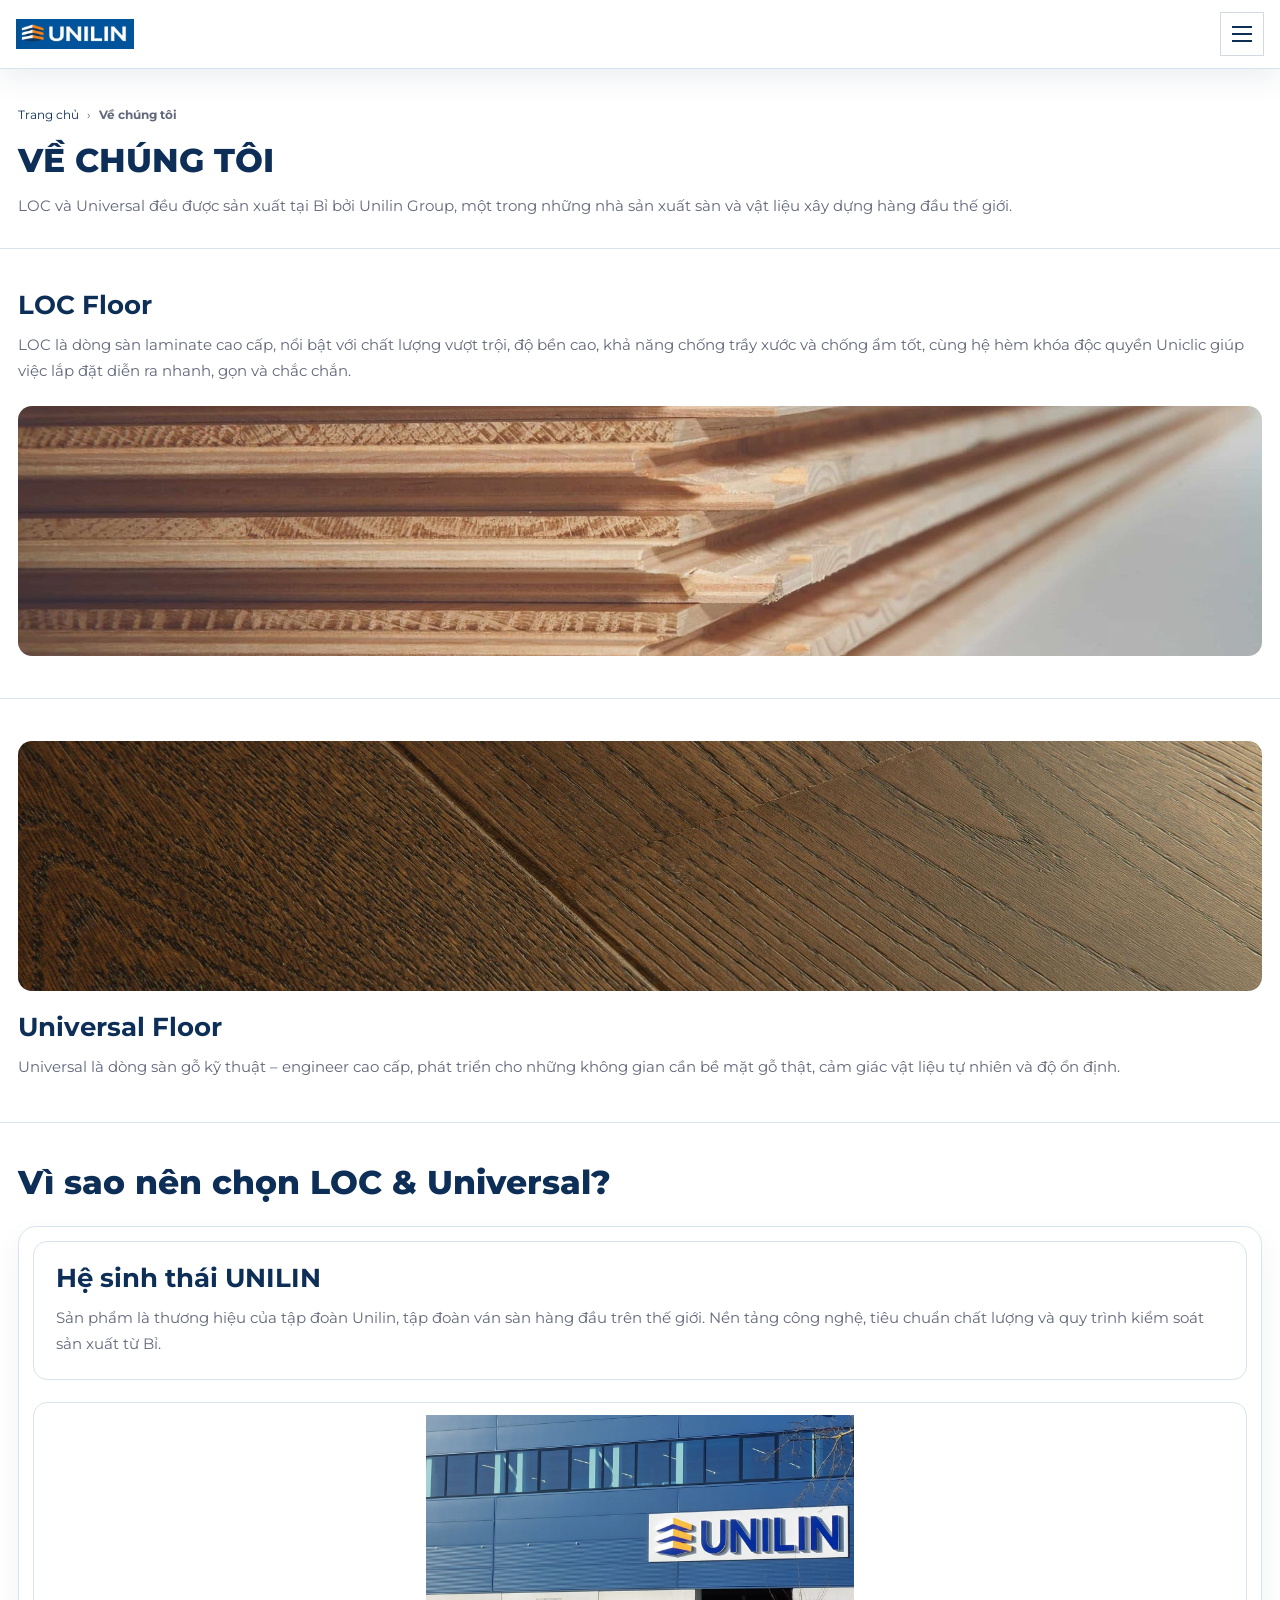
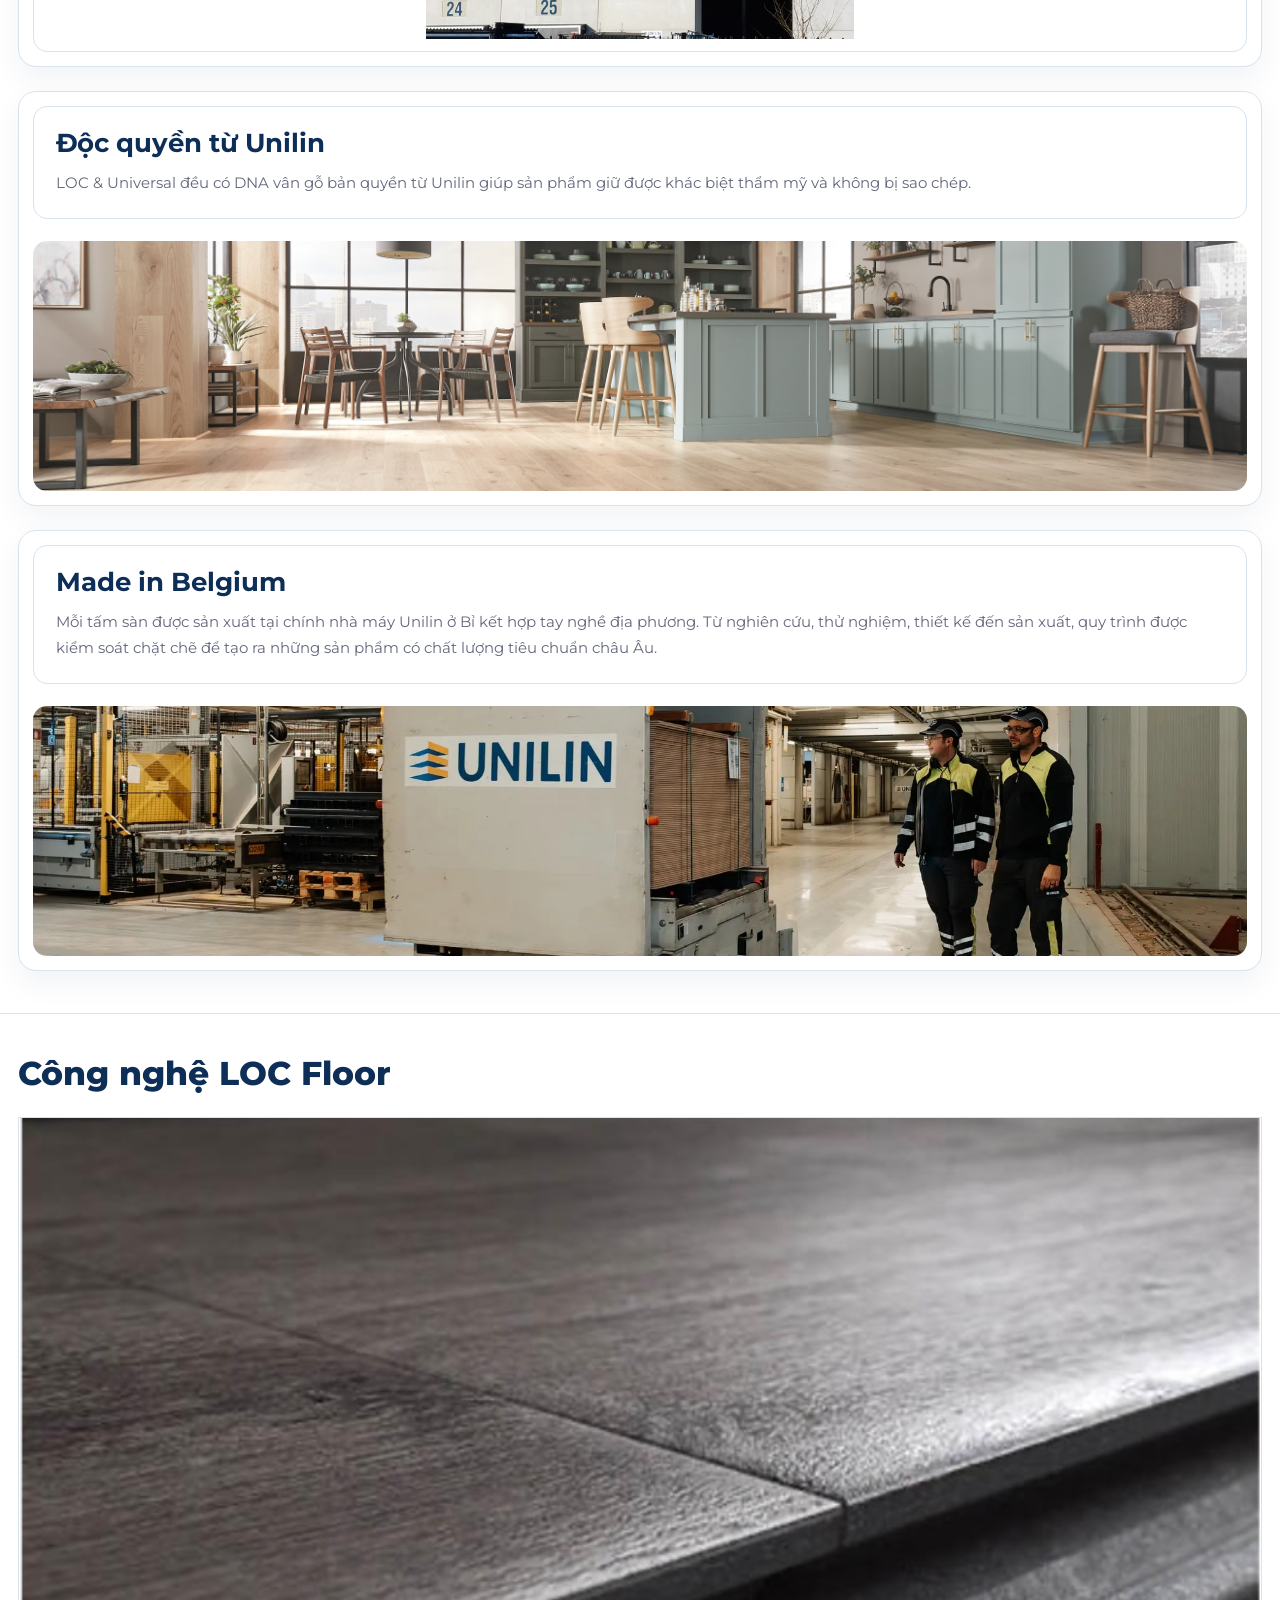
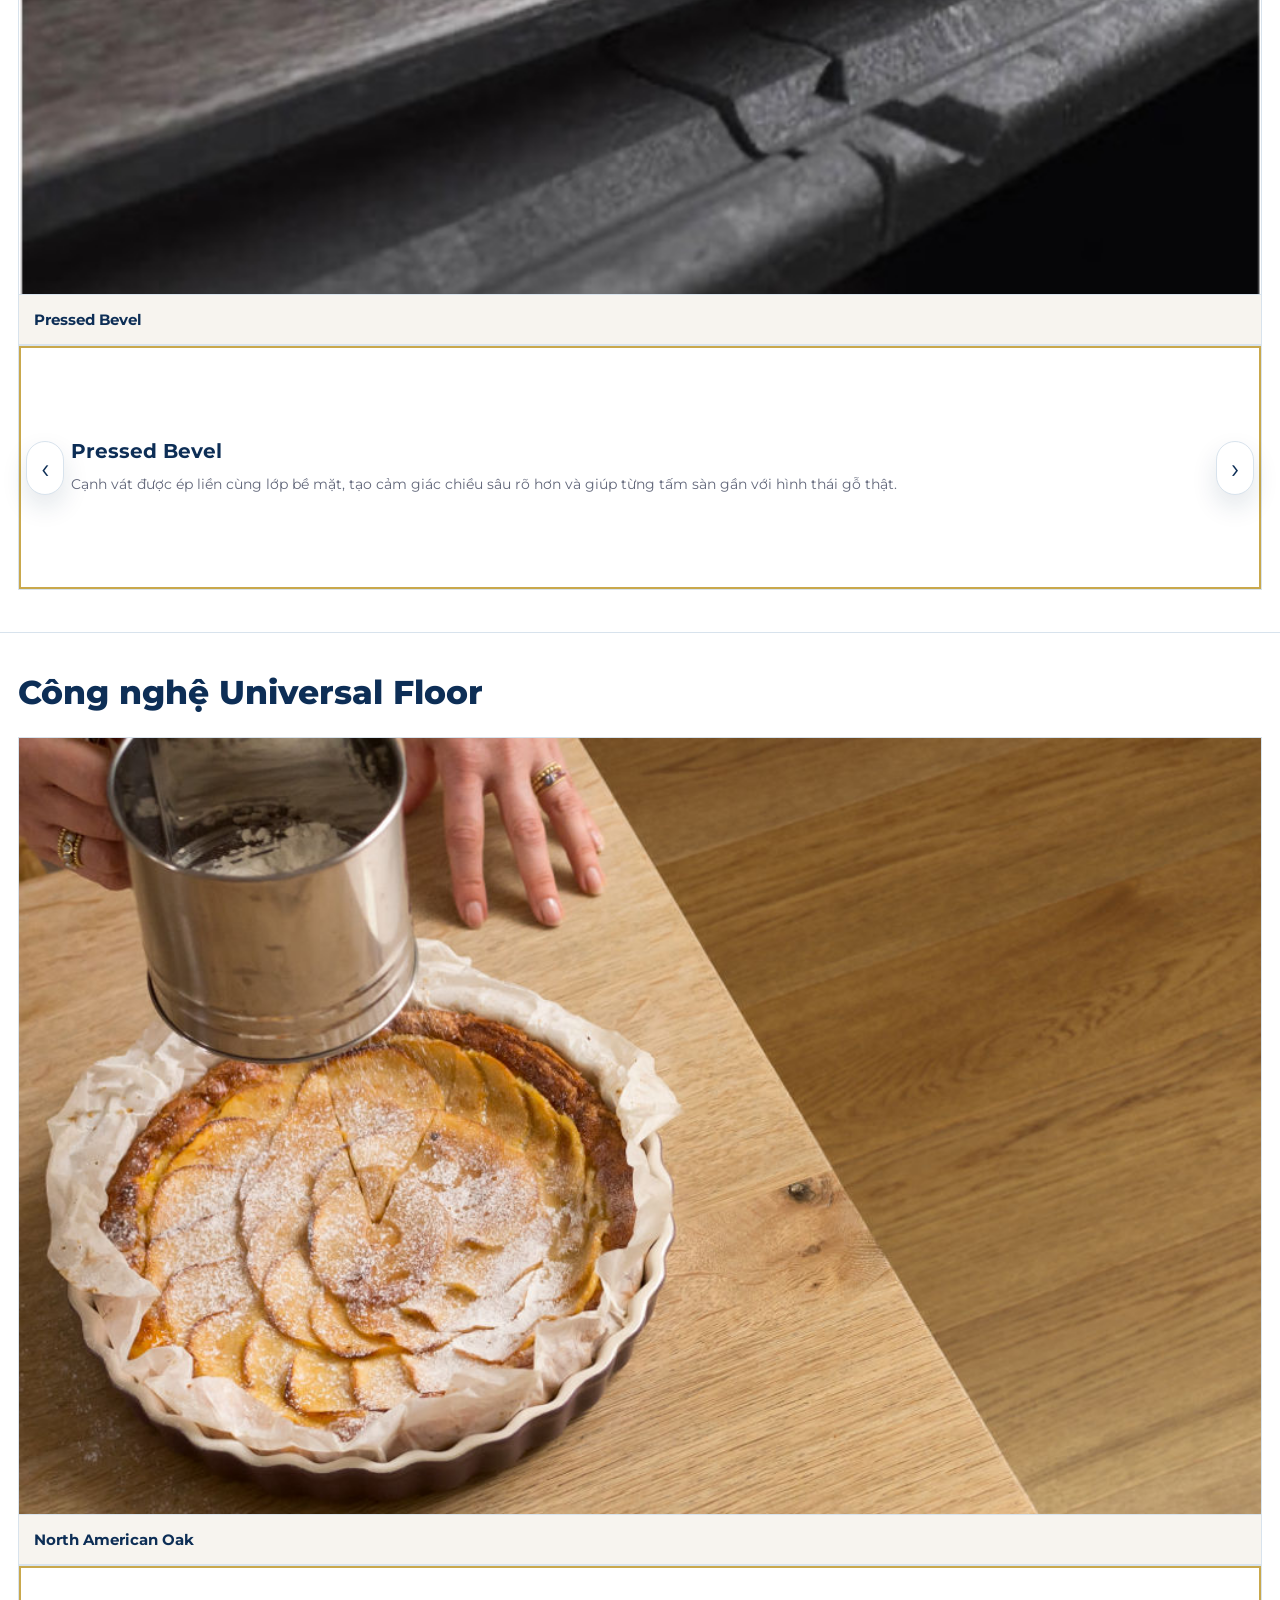
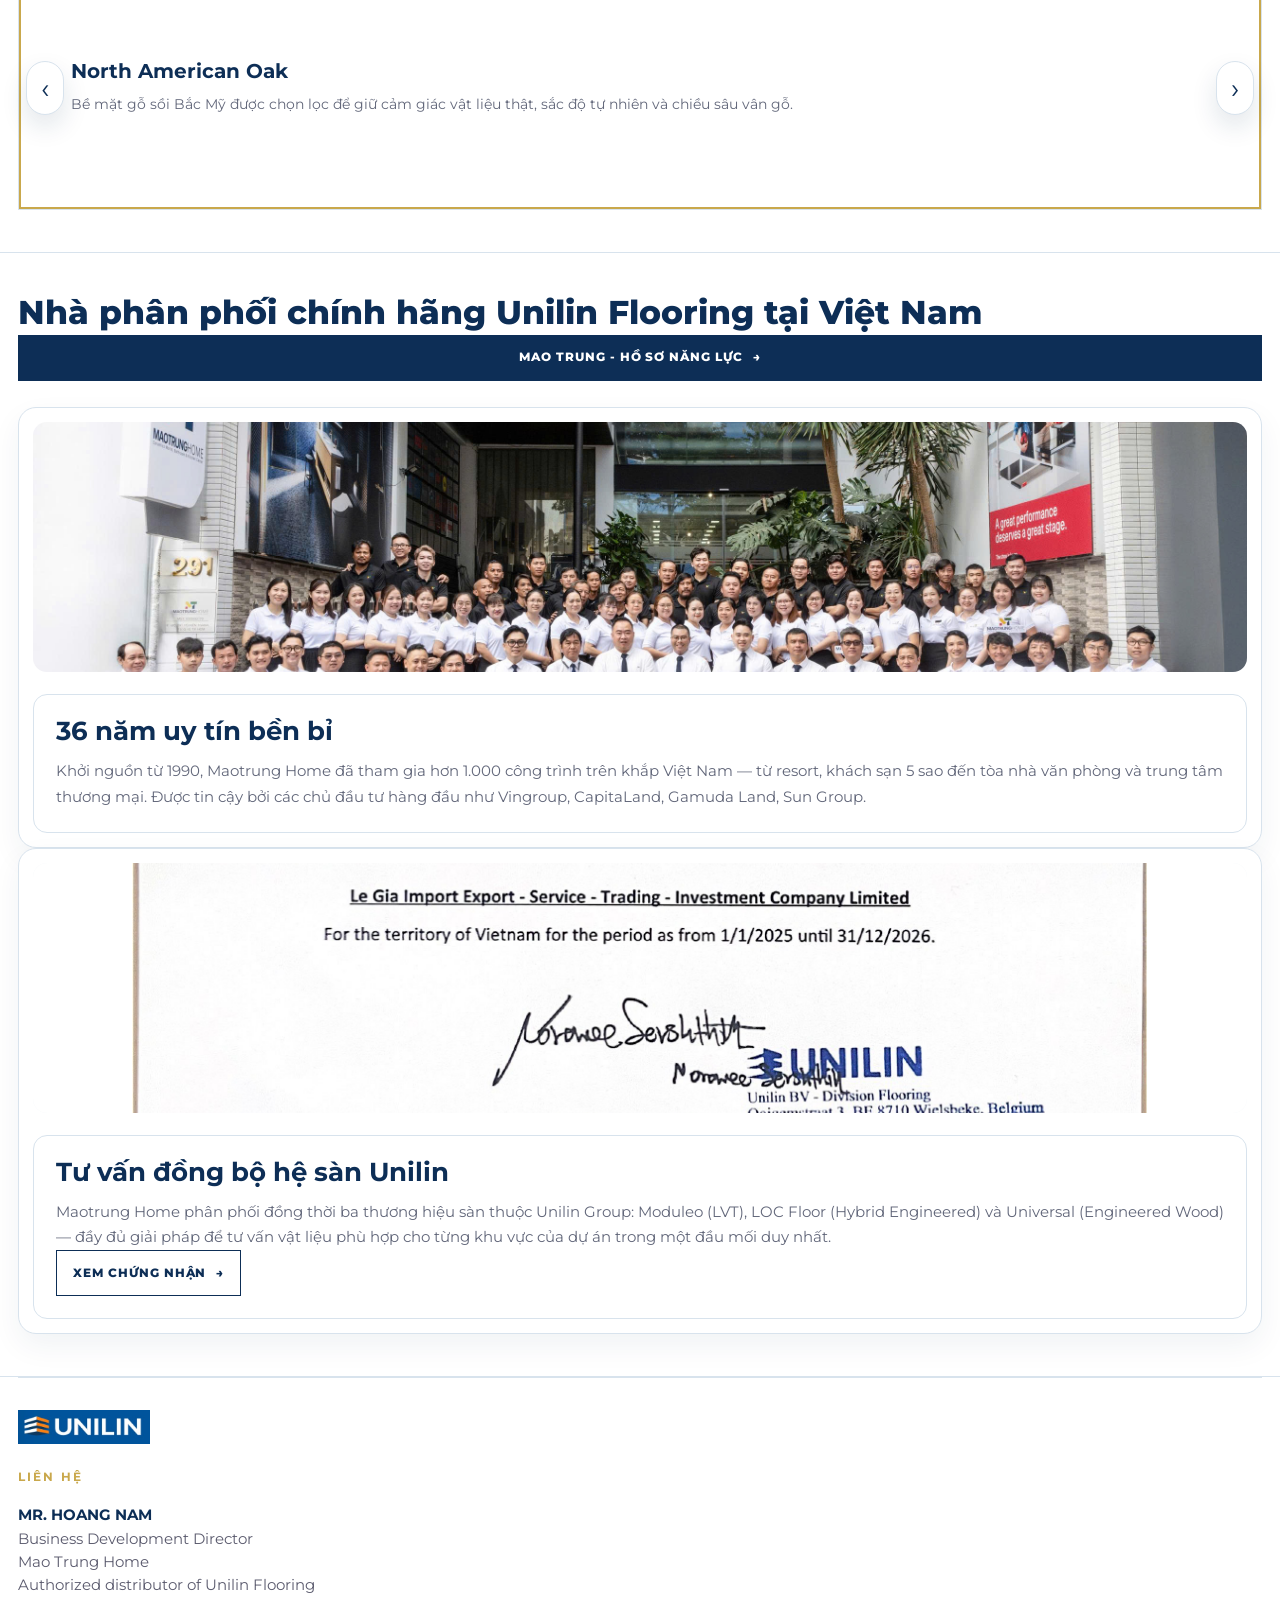
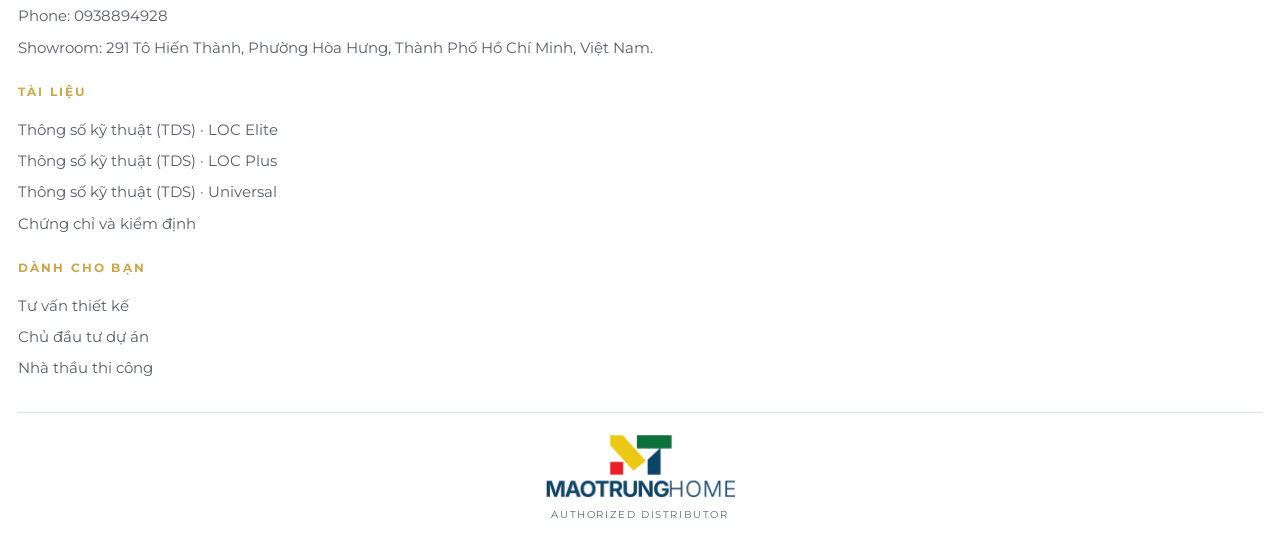
<file: LOC_about_mobile.html>
<!DOCTYPE html>
<html lang="vi">
<head>
<meta charset="UTF-8">
<meta name="viewport" content="width=device-width, initial-scale=1">
<title>LOC Vietnam — Về chúng tôi</title>
<link rel="icon" type="image/png" href="assets/unilin-favicon.png">
<link rel="preconnect" href="https://fonts.googleapis.com">
<link rel="preconnect" href="https://fonts.gstatic.com" crossorigin>
<link href="https://fonts.googleapis.com/css2?family=Montserrat:wght@400;500;600;700;800&display=swap" rel="stylesheet">
<link rel="stylesheet" href="loc-site-mobile.css?v=20260718-mobilefb4">
</head>
<body class="loc-about-redesign">
<a class="skip" href="#main">Đi đến nội dung</a>
<header class="header">
  <div class="header-inner">
    <a class="logo-wrap" href="LOC_Landingpage_CD_mobile.html" aria-label="Unilin Flooring — Trang chủ"><img class="loc-logo unilin-mark" src="assets/unilin-logo-blue.jpg" alt="Unilin"></a>
    <button class="mobile-menu-toggle" type="button" aria-label="Mở menu" aria-expanded="false" data-menu-toggle><span></span><span></span><span></span></button>
    <nav class="nav" aria-label="Điều hướng chính" data-mobile-nav><a class="" href="LOC_Landingpage_CD_mobile.html">Trang chủ</a><a class="active" href="LOC_about_mobile.html">Về chúng tôi</a><a class="" href="LOC_products_mobile.html">Sản phẩm</a><a class="" href="LOC_projects_mobile.html">Dự án</a><a class="" href="LOC_documents_mobile.html">Tài liệu</a></nav>
    <div class="header-actions"><span class="header-distributor-logo" aria-label="Mao Trung Home authorized distributor"><img src="assets/mao-trung-home-logo.png" alt="Mao Trung Home"><small>authorized distributor</small></span></div>
  </div>
</header>
<main id="main">
<section class="page-hero about-hero">
  <div class="page">
    <nav class="breadcrumb"><a href="LOC_Landingpage_CD_mobile.html">Trang chủ</a><span>›</span><strong>Về chúng tôi</strong></nav>
    <div class="page-hero-copy">
      <div>
        <h1 class="display">VỀ CHÚNG TÔI</h1>
        <p class="about-hero-note">LOC và Universal đều được sản xuất tại Bỉ bởi Unilin Group, một trong những nhà sản xuất sàn và vật liệu xây dựng hàng đầu thế giới.</p>
      </div>
    </div>
  </div>
</section>

<section class="about-intro about-brand-section">
  <div class="page about-grid">
    <div class="about-copy">
      <h2>LOC Floor</h2>
      <p>LOC là dòng sàn laminate cao cấp, nổi bật với chất lượng vượt trội, độ bền cao, khả năng chống trầy xước và chống ẩm tốt, cùng hệ hèm khóa độc quyền Uniclic giúp việc lắp đặt diễn ra nhanh, gọn và chắc chắn.</p>
    </div>
    <figure class="about-image"><img src="assets/feedback-0307/unilin-laminate-technology.jpg" alt="Công nghệ laminate của Unilin"></figure>
  </div>
</section>

<section class="about-intro about-universal-section">
  <div class="page about-grid about-grid-reverse">
    <figure class="about-image"><img src="assets/brief-1707/about-universal-premiumfloors.jpg" alt="Universal Floor trong không gian nội thất cao cấp"></figure>
    <div class="about-copy">
      <h2>Universal Floor</h2>
      <p>Universal là dòng sàn gỗ kỹ thuật – engineer cao cấp, phát triển cho những không gian cần bề mặt gỗ thật, cảm giác vật liệu tự nhiên và độ ổn định.</p>
    </div>
  </div>
</section>

<section class="about-why-lu" aria-labelledby="why-lu-title">
  <div class="page">
    <div class="about-why-head">
      <h2 id="why-lu-title" class="section-title">Vì sao nên chọn LOC & Universal?</h2>
    </div>
    <div class="about-why-list">
      <article class="about-why-row">
        <div class="about-why-copy">
          <span>01</span>
          <h3>Hệ sinh thái UNILIN</h3>
          <p>Sản phẩm là thương hiệu của tập đoàn Unilin, tập đoàn ván sàn hàng đầu trên thế giới. Nền tảng công nghệ, tiêu chuẩn chất lượng và quy trình kiểm soát sản xuất từ Bỉ.</p>
        </div>
        <figure><img src="assets/brief-1707/about-unilin-company.png" alt="Unilin Group và hệ sinh thái vật liệu sàn"></figure>
      </article>
      <article class="about-why-row about-why-row-reverse">
        <div class="about-why-copy">
          <span>02</span>
          <h3>Độc quyền từ Unilin</h3>
          <p>LOC & Universal đều có DNA vân gỗ bản quyền từ Unilin giúp sản phẩm giữ được khác biệt thẩm mỹ và không bị sao chép.</p>
        </div>
        <figure><img src="assets/brief-1707/about-dna-pergo-elements.jpg" alt="DNA vân gỗ độc quyền từ Unilin"></figure>
      </article>
      <article class="about-why-row">
        <div class="about-why-copy">
          <span>03</span>
          <h3>Made in Belgium</h3>
          <p>Mỗi tấm sàn được sản xuất tại chính nhà máy Unilin ở Bỉ kết hợp tay nghề địa phương. Từ nghiên cứu, thử nghiệm, thiết kế đến sản xuất, quy trình được kiểm soát chặt chẽ để tạo ra những sản phẩm có chất lượng tiêu chuẩn châu Âu.</p>
        </div>
        <figure><img src="assets/brief-1707/about-factory-unilin-floor.webp" alt="Nhà máy Unilin tại Bỉ"></figure>
      </article>
    </div>
  </div>
</section>

<section class="technology-section" aria-labelledby="technology-title">
  <div class="page">
    <div class="technology-head">
      <div>
        <h2 id="technology-title" class="section-title">Công nghệ LOC Floor</h2>
      </div>
    </div>
    <div class="technology-showcase">
      <figure class="technology-visual">
        <img src="assets/feedback-0307/tech/pressed-bevel.jpg" alt="Minh họa công nghệ Pressed Bevel" data-tech-image>
        <video data-tech-video muted autoplay loop playsinline hidden></video>
        <figcaption data-tech-caption>Pressed Bevel</figcaption>
      </figure>
      <div class="technology-grid loc-tech-grid">
        <button class="technology-card active" type="button" data-tech-card data-image="assets/feedback-0307/tech/pressed-bevel.jpg" data-caption="Pressed Bevel"><h3>Pressed Bevel</h3><p>Cạnh vát được ép liền cùng lớp bề mặt, tạo cảm giác chiều sâu rõ hơn và giúp từng tấm sàn gần với hình thái gỗ thật.</p></button>
        <button class="technology-card" type="button" data-tech-card data-image="assets/feedback-0307/tech/surface-technologies.png" data-caption="Surface Technologies"><h3>Surface Technologies</h3><p>Các lớp xử lý bề mặt hỗ trợ chống trầy, chống mài mòn và giữ sắc độ ổn định trước nhịp sử dụng thường xuyên.</p></button>
        <button class="technology-card" type="button" data-tech-card data-image="assets/feedback-0307/tech/uniclic.jpg" data-caption="Uniclic"><h3>Uniclic</h3><p>Hệ hèm khóa nổi bật của Unilin cho phép liên kết các tấm sàn chắc chắn, thi công gọn và hạn chế sai lệch trong quá trình sử dụng.</p></button>
        <button class="technology-card" type="button" data-tech-card data-image="assets/brief-1707/collection-elite-pergo-square.jpg" data-caption="Bề mặt vân gỗ thật"><h3>Bề mặt vân gỗ thật</h3><p>LOC Elite sở hữu bề mặt giống như gỗ tự nhiên cho sắc độ chân thật và cảm giác chạm gần với vật liệu nguyên bản.</p></button>
      </div>
    </div>
  </div>
</section>

<section class="technology-section technology-universal-section" aria-labelledby="technology-universal-title">
  <div class="page">
    <div class="technology-head">
      <div>
        <h2 id="technology-universal-title" class="section-title">Công nghệ Universal Floor</h2>
      </div>
    </div>
    <div class="technology-showcase">
      <figure class="technology-visual">
        <img src="assets/brief-1707/universal-tech-north-american-oak.jpg" alt="North American Oak của Universal Floor" data-tech-image>
        <video data-tech-video muted autoplay loop playsinline hidden></video>
        <figcaption data-tech-caption>North American Oak</figcaption>
      </figure>
      <div class="technology-grid universal-tech-grid">
        <button class="technology-card active" type="button" data-tech-card data-image="assets/brief-1707/universal-tech-north-american-oak.jpg" data-caption="North American Oak"><h3>North American Oak</h3><p>Bề mặt gỗ sồi Bắc Mỹ được chọn lọc để giữ cảm giác vật liệu thật, sắc độ tự nhiên và chiều sâu vân gỗ.</p></button>
        <button class="technology-card" type="button" data-tech-card data-image="assets/brief-1807/universal-uniclic-profile.png" data-caption="Uniclic"><h3>Uniclic</h3><p>Hệ hèm khóa nổi bật của Unilin cho phép liên kết các tấm sàn chắc chắn, thi công gọn và hạn chế sai lệch trong quá trình sử dụng.</p></button>
        <button class="technology-card" type="button" data-tech-card data-image="assets/brief-1707/universal-tech-watertight.jpg" data-caption="Watertight surface 24h"><h3>Watertight surface 24h</h3><p>Universal được trang bị bề mặt chống nước 24 giờ, kết hợp coating bảo vệ cạnh, hèm khóa kéo sát và bevel được bảo vệ để hạn chế nước xâm nhập qua mối nối.</p></button>
        <button class="technology-card" type="button" data-tech-card data-image="assets/brief-1707/universal-tech-uv-lacquer.jpg" data-caption="UV cured lacquer"><h3>UV cured lacquer</h3><p>Bề mặt được hoàn thiện bằng 5-7 lớp UV cured lacquer anti-scratch, giúp tăng khả năng chống trầy, chống mài mòn, chống bám bẩn và dễ vệ sinh trong quá trình sử dụng.</p></button>
        <button class="technology-card" type="button" data-tech-card data-image="assets/brief-1807/universal-surface-edge-protection.png" data-object-position="center bottom" data-caption="Surface & Edge Protection"><h3>Surface & Edge Protection</h3><p>Universal có lớp bảo vệ bề mặt và cạnh ván, giúp tăng khả năng chống nước bề mặt, giảm nguy cơ hở khe và giữ độ ổn định thẩm mỹ khi sử dụng trong bếp, lối vào hoặc khu vực sinh hoạt.</p></button>
      </div>
    </div>
  </div>
</section>

<section class="about-maotrung-distributor" aria-labelledby="maotrung-moduleo-title">
  <div class="page">
    <div class="about-maotrung-head">
      <div>
        <h2 id="maotrung-moduleo-title" class="section-title">Nhà phân phối chính hãng Unilin Flooring tại Việt Nam</h2>
      </div>
      <a class="btn" href="assets/docs/Ho-so-nang-luc-MaoTrung-LeGia.pdf" target="_blank" rel="noopener">Mao Trung - Hồ sơ năng lực <span>→</span></a>
    </div>
    <div class="about-maotrung-feature">
      <figure>
        <img src="assets/mao-trung/MaoTrung_people_showroom.jpg" alt="Đội ngũ Mao Trung Home tại showroom" loading="lazy">
      </figure>
      <div>
        <h3>36 năm uy tín bền bỉ</h3>
        <p>Khởi nguồn từ 1990, Maotrung Home đã tham gia hơn 1.000 công trình trên khắp Việt Nam — từ resort, khách sạn 5 sao đến tòa nhà văn phòng và trung tâm thương mại. Được tin cậy bởi các chủ đầu tư hàng đầu như Vingroup, CapitaLand, Gamuda Land, Sun Group.</p>
      </div>
    </div>
    <div class="about-maotrung-feature about-maotrung-feature-reverse">
      <figure>
        <a href="assets/loc-certificates/le-gia-certificate.pdf" target="_blank" rel="noopener" aria-label="Mở chứng nhận Lê Gia">
          <img src="assets/mao-trung/le-gia-certificate.png" alt="Chứng nhận Lê Gia" loading="lazy">
        </a>
      </figure>
      <div>
        <h3>Tư vấn đồng bộ hệ sàn Unilin</h3>
        <p>Maotrung Home phân phối đồng thời ba thương hiệu sàn thuộc Unilin Group: Moduleo (LVT), LOC Floor (Hybrid Engineered) và Universal (Engineered Wood) — đầy đủ giải pháp để tư vấn vật liệu phù hợp cho từng khu vực của dự án trong một đầu mối duy nhất.</p>
        <a class="btn outline" href="assets/loc-certificates/le-gia-certificate.pdf" target="_blank" rel="noopener">Xem chứng nhận <span>→</span></a>
      </div>
    </div>
  </div>
</section>
</main><section class="lu-contact-section section" aria-labelledby="contact-title">
    <footer class="lu-footer-detailed page" aria-labelledby="contact-title">
      <div class="foot-top">
        <div class="foot-brand">
          <div class="footer-moduleo-mark" aria-hidden="true"><img src="assets/unilin-logo-blue.jpg" alt=""></div>
        </div>
        <div class="foot-col foot-contact">
          <h2 id="contact-title">Liên hệ</h2>
          <p class="rep-line"><strong>MR. HOANG NAM</strong><br>Business Development Director<br>Mao Trung Home<br>Authorized distributor of Unilin Flooring</p>
          <p class="phone-line">Phone: <a href="tel:+84938894928">0938894928</a></p>
          <p>Showroom: 291 Tô Hiến Thành, Phường Hòa Hưng, Thành Phố Hồ Chí Minh, Việt Nam.</p>
        </div>
        <div class="foot-col">
          <h2>Tài liệu</h2>
          <a href="LOC_documents_mobile.html?type=TDS">Thông số kỹ thuật (TDS) · LOC Elite</a>
          <a href="LOC_documents_mobile.html?type=TDS">Thông số kỹ thuật (TDS) · LOC Plus</a>
          <a href="LOC_documents_mobile.html?type=TDS">Thông số kỹ thuật (TDS) · Universal</a>
          <a href="LOC_documents_mobile.html?type=Certificate">Chứng chỉ và kiểm định</a>
        </div>
        <div class="foot-col">
          <h2>Dành cho bạn</h2>
          <a href="LOC_products_mobile.html">Tư vấn thiết kế</a>
          <a href="LOC_projects_mobile.html">Chủ đầu tư dự án</a>
          <a href="LOC_documents_mobile.html">Nhà thầu thi công</a>
        </div>
      </div>
      <div class="foot-bot">
        <div class="footer-distributor">
          <img class="mao-logo" src="assets/mao-trung-home-logo.png" alt="Mao Trung Home">
          <span class="foot-by">authorized distributor</span>
        </div>
      </div>
    </footer>
  </section>
<div class="contact-modal" id="contactModal" role="dialog" aria-modal="true" aria-labelledby="contactTitle"><div class="contact-box"><button class="contact-close" type="button" data-contact-close>×</button><h3 id="contactTitle">Nhận tư vấn dự án</h3><form class="contact-form"><label>Tên<input required></label><label>Số điện thoại<input type="tel" inputmode="numeric" required></label><label>Email<input type="email"></label><label>Mô tả dự án & thông tin cần tư vấn<textarea required></textarea></label><button class="btn" type="submit">Gửi yêu cầu →</button><p class="contact-note"></p></form></div></div>
<script src="loc-site-mobile.js?v=20260718-mobilefb2"></script>
</body>
</html>
</file>
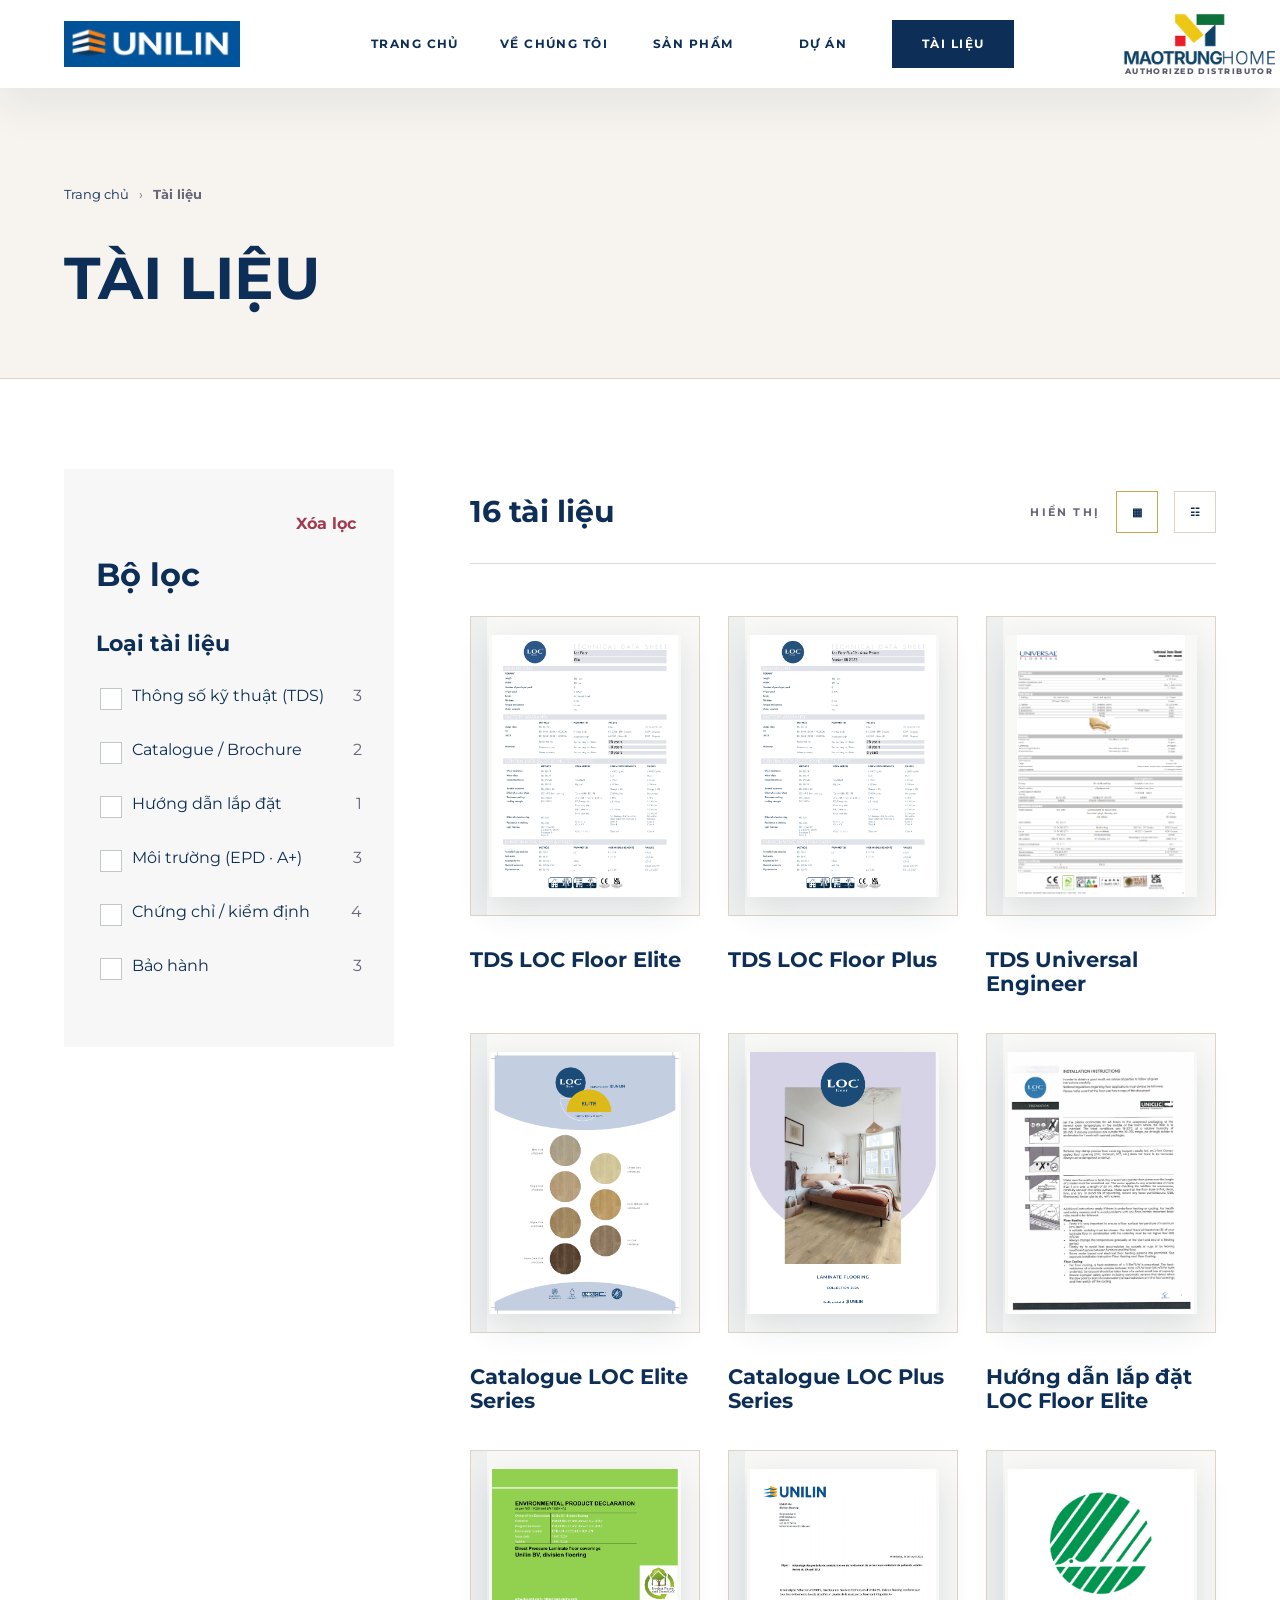
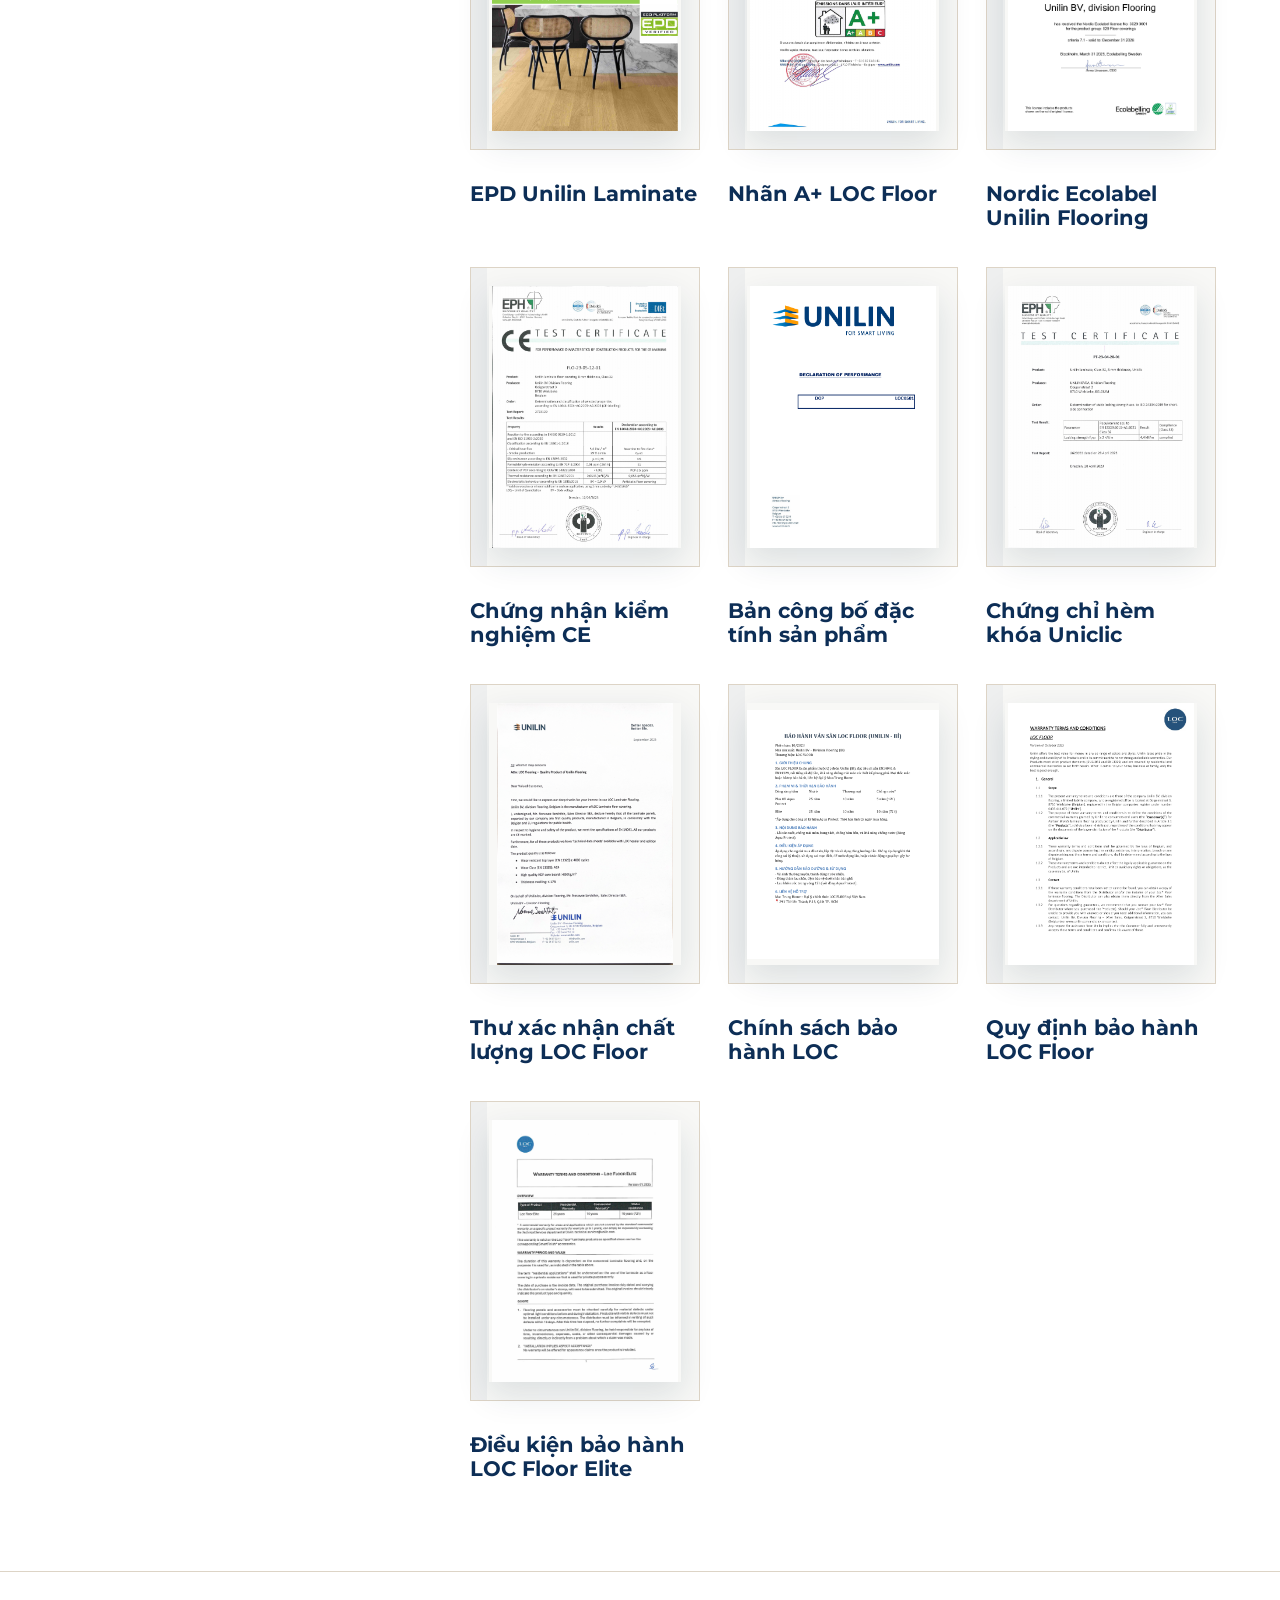
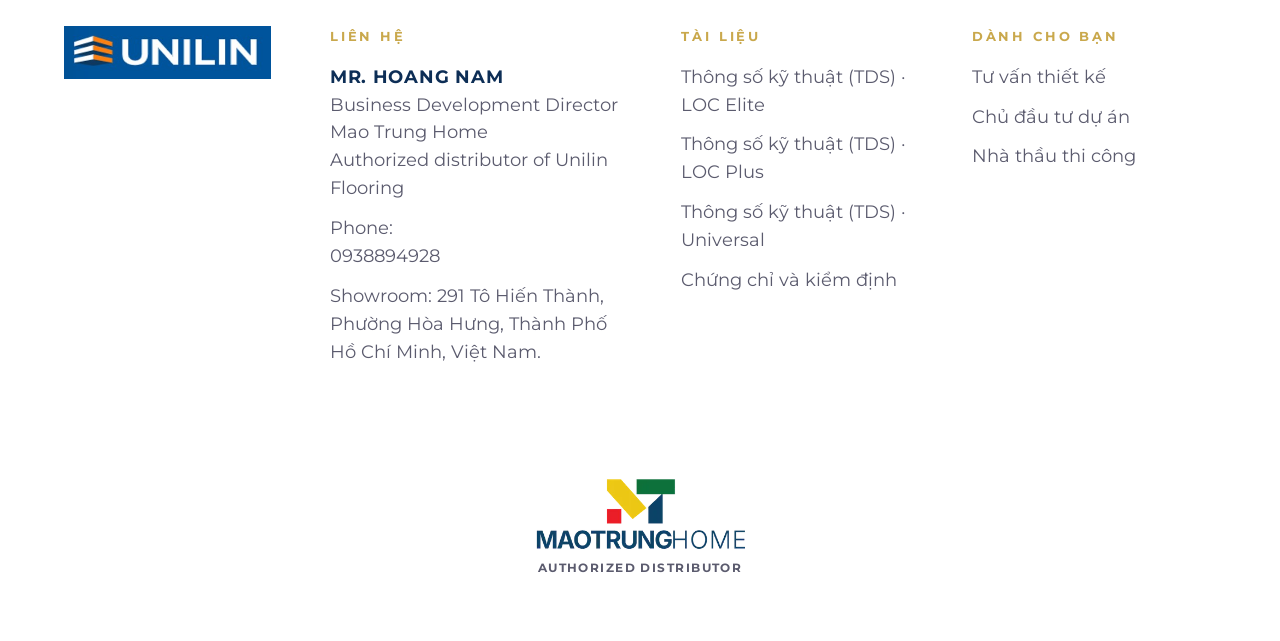
<file: LOC_documents.html>
<!DOCTYPE html>
<html lang="vi">
<head>
<meta charset="UTF-8">
<meta name="viewport" content="width=device-width, initial-scale=1">
<title>LOC Vietnam — Tài liệu</title>
<link rel="icon" type="image/png" href="assets/unilin-favicon.png">
<link rel="preconnect" href="https://fonts.googleapis.com">
<link rel="preconnect" href="https://fonts.gstatic.com" crossorigin>
<link href="https://fonts.googleapis.com/css2?family=Montserrat:wght@400;500;600;700;800&display=swap" rel="stylesheet">
<link rel="stylesheet" href="loc-site.css?v=20260718-doccompact2">
</head>
<body>
<a class="skip" href="#main">Đi đến nội dung</a>
<header class="header">
  <div class="header-inner">
    <a class="logo-wrap" href="LOC_Landingpage_CD.html" aria-label="Unilin Flooring — Trang chủ"><img class="loc-logo unilin-mark" src="assets/unilin-logo-blue.jpg" alt="Unilin"></a>
    <nav class="nav" aria-label="Điều hướng chính"><a class="" href="LOC_Landingpage_CD.html">Trang chủ</a><a class="" href="LOC_about.html">Về chúng tôi</a><a class="" href="LOC_products.html">Sản phẩm</a><a class="" href="LOC_projects.html">Dự án</a><a class="active" href="LOC_documents.html">Tài liệu</a></nav>
    <div class="header-actions"><span class="header-distributor-logo" aria-label="Mao Trung Home authorized distributor"><img src="assets/mao-trung-home-logo.png" alt="Mao Trung Home"><small>authorized distributor</small></span></div>
  </div>
</header>
<main id="main">
<section class="page-hero compact"><div class="page"><nav class="breadcrumb"><a href="LOC_Landingpage_CD.html">Trang chủ</a><span>›</span><strong>Tài liệu</strong></nav><div class="page-hero-copy"><div><h1 class="display">TÀI LIỆU</h1></div></div></div></section>
<section class="document-section document-finder">
  <div class="page document-layout">
    <aside class="filter-panel document-filter">
      <div class="filter-head"><button type="button" data-doc-clear>Xóa lọc</button></div>
      <h2>Bộ lọc</h2>
      <div class="filter-group">
        <h3>Loại tài liệu</h3>
        <label><input type="checkbox" value="tds" data-doc-filter> <span>Thông số kỹ thuật (TDS)</span><em>3</em></label>
        <label><input type="checkbox" value="catalog" data-doc-filter> <span>Catalogue / Brochure</span><em>2</em></label>
        <label><input type="checkbox" value="installation" data-doc-filter> <span>Hướng dẫn lắp đặt</span><em>1</em></label>
        <label><input type="checkbox" value="environment" data-doc-filter> <span>Môi trường (EPD · A+)</span><em>3</em></label>
        <label><input type="checkbox" value="certificate" data-doc-filter> <span>Chứng chỉ / kiểm định</span><em>4</em></label>
        <label><input type="checkbox" value="warranty" data-doc-filter> <span>Bảo hành</span><em>3</em></label>
      </div>
    </aside>
    <div class="document-results">
      <div class="document-results-head">
        <h2><span data-doc-count>16</span> tài liệu</h2>
        <div class="view-toggle" aria-label="Hiển thị"><span>Hiển thị</span><button class="active" type="button" aria-label="Dạng lưới" data-doc-view="grid">▦</button><button type="button" aria-label="Dạng danh sách" data-doc-view="list">☷</button></div>
      </div>
      <div class="document-grid finder-grid">
        <a class="document-card finder-card" href="assets/loc-certificates/tds-loc-floor-elite.pdf" target="_blank" rel="noopener" data-doc-card data-type="tds" data-title="tds loc floor elite"><div class="doc-thumb real"><img src="assets/document-thumbs/tds-loc-floor-elite.png" alt="Thumbnail TDS LOC Floor Elite"></div><small>Thông số kỹ thuật · TDS</small><strong>TDS LOC Floor Elite</strong></a>
        <a class="document-card finder-card" href="assets/loc-certificates/tds-loc-floor-plus.pdf" target="_blank" rel="noopener" data-doc-card data-type="tds" data-title="tds loc floor plus"><div class="doc-thumb real"><img src="assets/document-thumbs/tds-loc-floor-plus.png" alt="Thumbnail TDS LOC Floor Plus"></div><small>Thông số kỹ thuật · TDS</small><strong>TDS LOC Floor Plus</strong></a>
        <a class="document-card finder-card" href="assets/loc-certificates/tds-universal-engineer.pdf" target="_blank" rel="noopener" data-doc-card data-type="tds" data-title="tds universal engineer engineered wood"><div class="doc-thumb real"><img src="assets/document-thumbs/tds-universal-engineer.png" alt="Thumbnail TDS Universal Engineer"></div><small>Thông số kỹ thuật · TDS</small><strong>TDS Universal Engineer</strong></a>
        <a class="document-card finder-card" href="assets/loc-certificates/loc-floor-elite-catalog.pdf" target="_blank" rel="noopener" data-doc-card data-type="catalog" data-title="catalogue elite series"><div class="doc-thumb real"><img src="assets/document-thumbs/loc-floor-elite-catalog.png" alt="Thumbnail Catalogue LOC Elite Series"></div><small>Catalogue · Elite Series</small><strong>Catalogue LOC Elite Series</strong></a>
        <a class="document-card finder-card" href="assets/loc-certificates/loc-floor-plus-catalog.pdf" target="_blank" rel="noopener" data-doc-card data-type="catalog" data-title="catalogue plus series"><div class="doc-thumb real"><img src="assets/document-thumbs/loc-floor-plus-catalog.png" alt="Thumbnail Catalogue LOC Plus Series"></div><small>Catalogue · Plus Series</small><strong>Catalogue LOC Plus Series</strong></a>
        <a class="document-card finder-card" href="assets/loc-certificates/installation-instructions-locfloor-elite.pdf" target="_blank" rel="noopener" data-doc-card data-type="installation" data-title="huong dan lap dat locfloor elite installation instructions"><div class="doc-thumb real"><img src="assets/document-thumbs/installation-instructions-locfloor-elite.png" alt="Thumbnail Hướng dẫn lắp đặt LOC Floor Elite"></div><small>Hướng dẫn lắp đặt · Elite</small><strong>Hướng dẫn lắp đặt LOC Floor Elite</strong></a>
        <a class="document-card finder-card" href="assets/loc-certificates/epd-unilin-laminate.pdf" target="_blank" rel="noopener" data-doc-card data-type="environment" data-title="epd unilin laminate environmental product declaration"><div class="doc-thumb real"><img src="assets/document-thumbs/epd-unilin-laminate.png" alt="Thumbnail EPD Unilin Laminate"></div><small>Môi trường · EPD</small><strong>EPD Unilin Laminate</strong></a>
        <a class="document-card finder-card" href="assets/loc-certificates/unilin-locfloor-a-plus-2021.pdf" target="_blank" rel="noopener" data-doc-card data-type="environment" data-title="nhan a plus voc loc floor"><div class="doc-thumb real"><img src="assets/document-thumbs/unilin-locfloor-a-plus-2021.png" alt="Thumbnail Nhãn A+ LOC Floor"></div><small>Chất lượng không khí · A+</small><strong>Nhãn A+ LOC Floor</strong></a>
        <a class="document-card finder-card" href="assets/loc-certificates/nordic-ecolabel-unilin-flooring.pdf" target="_blank" rel="noopener" data-doc-card data-type="environment" data-title="nordic ecolabel unilin flooring certificate"><div class="doc-thumb real"><img src="assets/document-thumbs/nordic-ecolabel-unilin-flooring.png" alt="Thumbnail Nordic Ecolabel Unilin Flooring"></div><small>Môi trường · Nordic Ecolabel</small><strong>Nordic Ecolabel Unilin Flooring</strong></a>
        <a class="document-card finder-card" href="assets/loc-certificates/lmp-ce-certificate-unilin-class-32-8mm.pdf" target="_blank" rel="noopener" data-doc-card data-type="certificate" data-title="chung nhan kiem nghiem ce lmp ce certificate unilin class 32 8mm"><div class="doc-thumb real"><img src="assets/document-thumbs/lmp-ce-certificate-unilin-class-32-8mm.png" alt="Thumbnail Chứng nhận kiểm nghiệm CE"></div><small>Chứng chỉ · CE</small><strong>Chứng nhận kiểm nghiệm CE</strong></a>
        <a class="document-card finder-card" href="assets/loc-certificates/loc-dop-lmp-loc0501.pdf" target="_blank" rel="noopener" data-doc-card data-type="certificate" data-title="ban cong bo dac tinh san pham dop loc lmp loc0501"><div class="doc-thumb real"><img src="assets/document-thumbs/loc-dop-lmp-loc0501.png" alt="Thumbnail Bản công bố đặc tính sản phẩm"></div><small>Chứng chỉ · DOP</small><strong>Bản công bố đặc tính sản phẩm</strong></a>
        <a class="document-card finder-card" href="assets/loc-certificates/test-certificate-en13329-locking-strength-uniclic-2023.pdf" target="_blank" rel="noopener" data-doc-card data-type="certificate" data-title="chung chi hem khoa uniclic locking strength en13329 iso 24334"><div class="doc-thumb real"><img src="assets/document-thumbs/test-certificate-en13329-locking-strength-uniclic-2023.png" alt="Thumbnail Chứng chỉ hèm khóa Uniclic"></div><small>Chứng chỉ · Uniclic</small><strong>Chứng chỉ hèm khóa Uniclic</strong></a>
        <a class="document-card finder-card" href="assets/loc-certificates/loc-quality-letter.pdf" target="_blank" rel="noopener" data-doc-card data-type="certificate" data-title="thu xac nhan chat luong loc floor quality letter"><div class="doc-thumb real"><img src="assets/document-thumbs/loc-quality-letter.png" alt="Thumbnail Thư xác nhận chất lượng LOC Floor"></div><small>Xác nhận chất lượng</small><strong>Thư xác nhận chất lượng LOC Floor</strong></a>
        <a class="document-card finder-card" href="assets/loc-certificates/loc-warranty-policy.pdf" target="_blank" rel="noopener" data-doc-card data-type="warranty" data-title="chinh sach bao hanh loc"><div class="doc-thumb real"><img src="assets/document-thumbs/loc-warranty-policy.png" alt="Thumbnail Chính sách bảo hành LOC"></div><small>Bảo hành</small><strong>Chính sách bảo hành LOC</strong></a>
        <a class="document-card finder-card" href="assets/loc-certificates/locfloor-warranty-lmp-en.pdf" target="_blank" rel="noopener" data-doc-card data-type="warranty" data-title="quy dinh bao hanh locfloor warranty lmp en"><div class="doc-thumb real"><img src="assets/document-thumbs/locfloor-warranty-lmp-en.png" alt="Thumbnail Quy định bảo hành LOC Floor"></div><small>Bảo hành</small><strong>Quy định bảo hành LOC Floor</strong></a>
        <a class="document-card finder-card" href="assets/loc-certificates/warranty-conditions-locfloor-elite.pdf" target="_blank" rel="noopener" data-doc-card data-type="warranty" data-title="dieu kien bao hanh locfloor elite warranty conditions"><div class="doc-thumb real"><img src="assets/document-thumbs/warranty-conditions-locfloor-elite.png" alt="Thumbnail Điều kiện bảo hành LOC Floor Elite"></div><small>Bảo hành · Elite</small><strong>Điều kiện bảo hành LOC Floor Elite</strong></a>
      </div>
    </div>
  </div>
</section>
</main><section class="lu-contact-section section" aria-labelledby="contact-title">
    <footer class="lu-footer-detailed page" aria-labelledby="contact-title">
      <div class="foot-top">
        <div class="foot-brand">
          <div class="footer-moduleo-mark" aria-hidden="true"><img src="assets/unilin-logo-blue.jpg" alt=""></div>
        </div>
        <div class="foot-col foot-contact">
          <h2 id="contact-title">Liên hệ</h2>
          <p class="rep-line"><strong>MR. HOANG NAM</strong><br>Business Development Director<br>Mao Trung Home<br>Authorized distributor of Unilin Flooring</p>
          <p class="phone-line">Phone: <a href="tel:+84938894928">0938894928</a></p>
          <p>Showroom: 291 Tô Hiến Thành, Phường Hòa Hưng, Thành Phố Hồ Chí Minh, Việt Nam.</p>
        </div>
        <div class="foot-col">
          <h2>Tài liệu</h2>
          <a href="LOC_documents.html?type=TDS">Thông số kỹ thuật (TDS) · LOC Elite</a>
          <a href="LOC_documents.html?type=TDS">Thông số kỹ thuật (TDS) · LOC Plus</a>
          <a href="LOC_documents.html?type=TDS">Thông số kỹ thuật (TDS) · Universal</a>
          <a href="LOC_documents.html?type=Certificate">Chứng chỉ và kiểm định</a>
        </div>
        <div class="foot-col">
          <h2>Dành cho bạn</h2>
          <a href="LOC_products.html">Tư vấn thiết kế</a>
          <a href="LOC_projects.html">Chủ đầu tư dự án</a>
          <a href="LOC_documents.html">Nhà thầu thi công</a>
        </div>
      </div>
      <div class="foot-bot">
        <div class="footer-distributor">
          <img class="mao-logo" src="assets/mao-trung-home-logo.png" alt="Mao Trung Home">
          <span class="foot-by">authorized distributor</span>
        </div>
      </div>
    </footer>
  </section>
<div class="contact-modal" id="contactModal" role="dialog" aria-modal="true" aria-labelledby="contactTitle"><div class="contact-box"><button class="contact-close" type="button" data-contact-close>×</button><h3 id="contactTitle">Nhận tư vấn dự án</h3><form class="contact-form"><label>Tên<input required></label><label>Số điện thoại<input type="tel" inputmode="numeric" required></label><label>Email<input type="email"></label><label>Mô tả dự án & thông tin cần tư vấn<textarea required></textarea></label><button class="btn" type="submit">Gửi yêu cầu →</button><p class="contact-note"></p></form></div></div>
<script src="loc-site.js"></script>
</body>
</html>
</file>
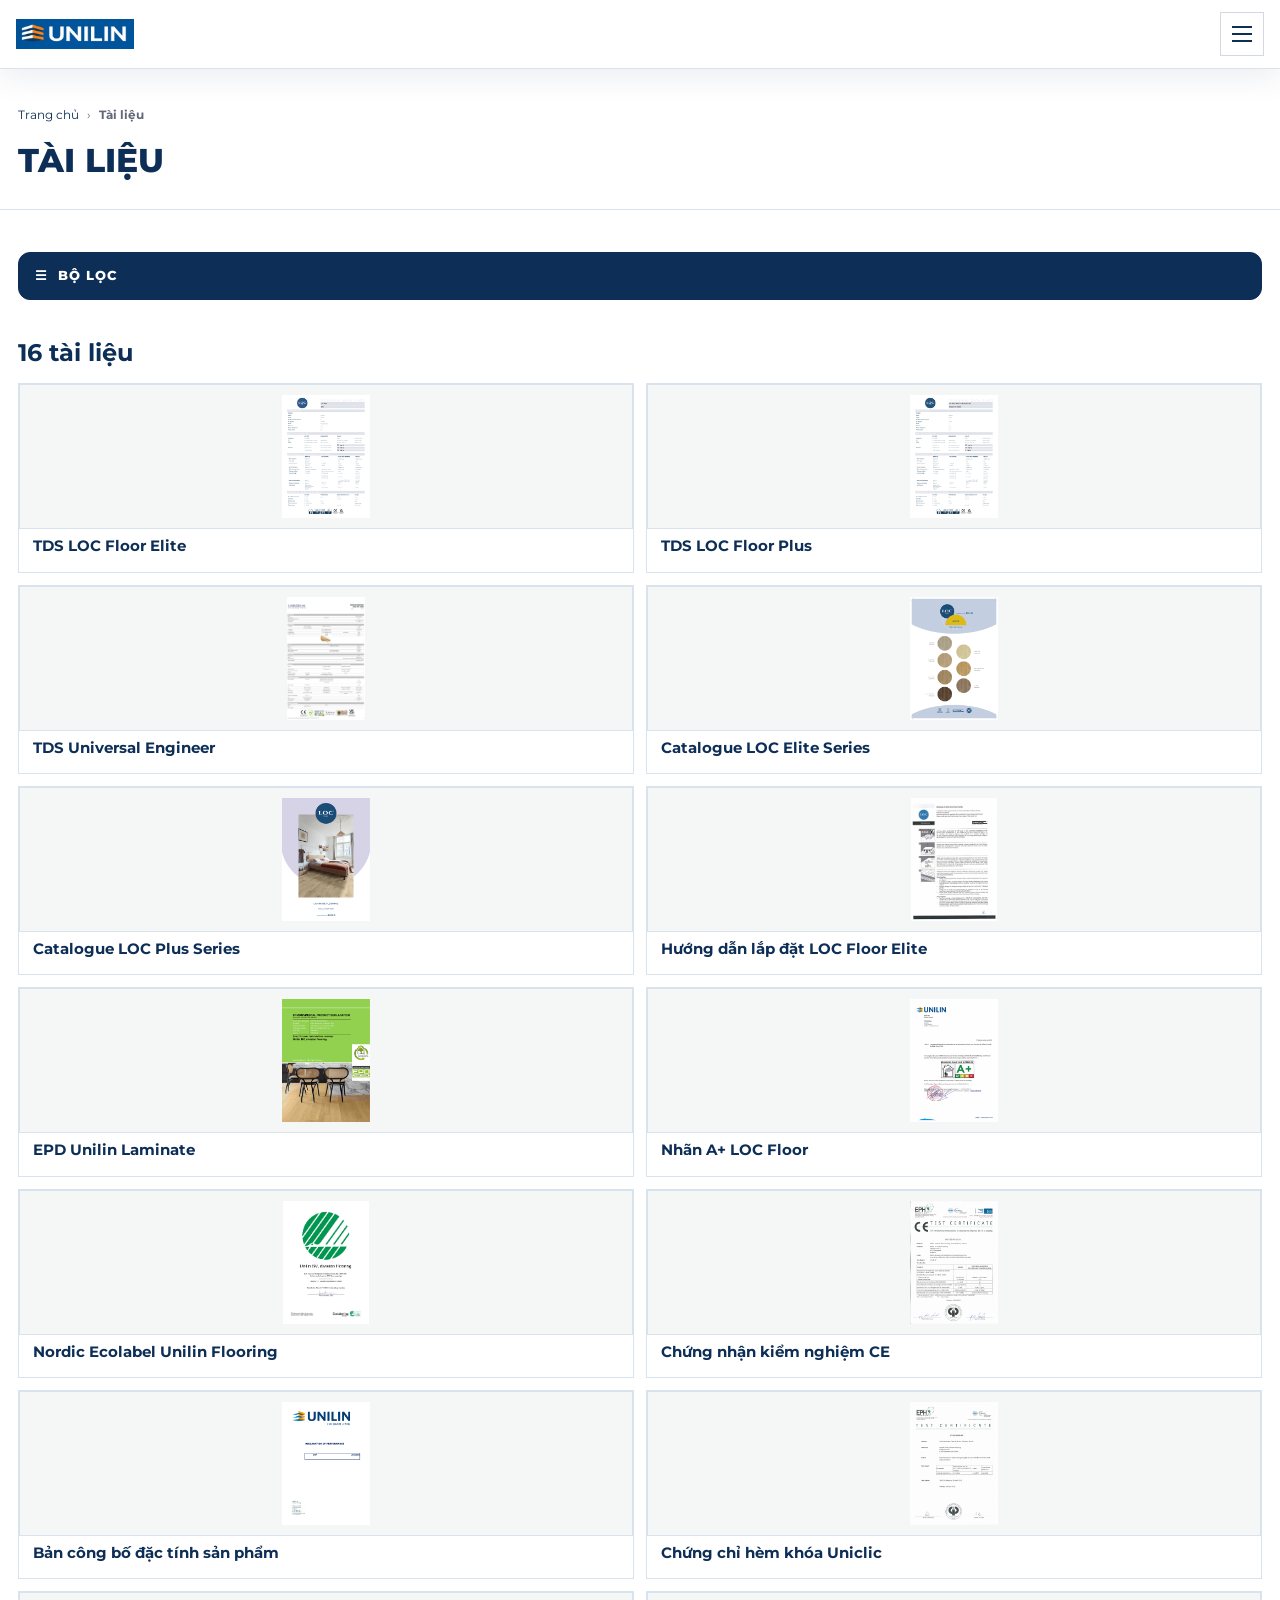
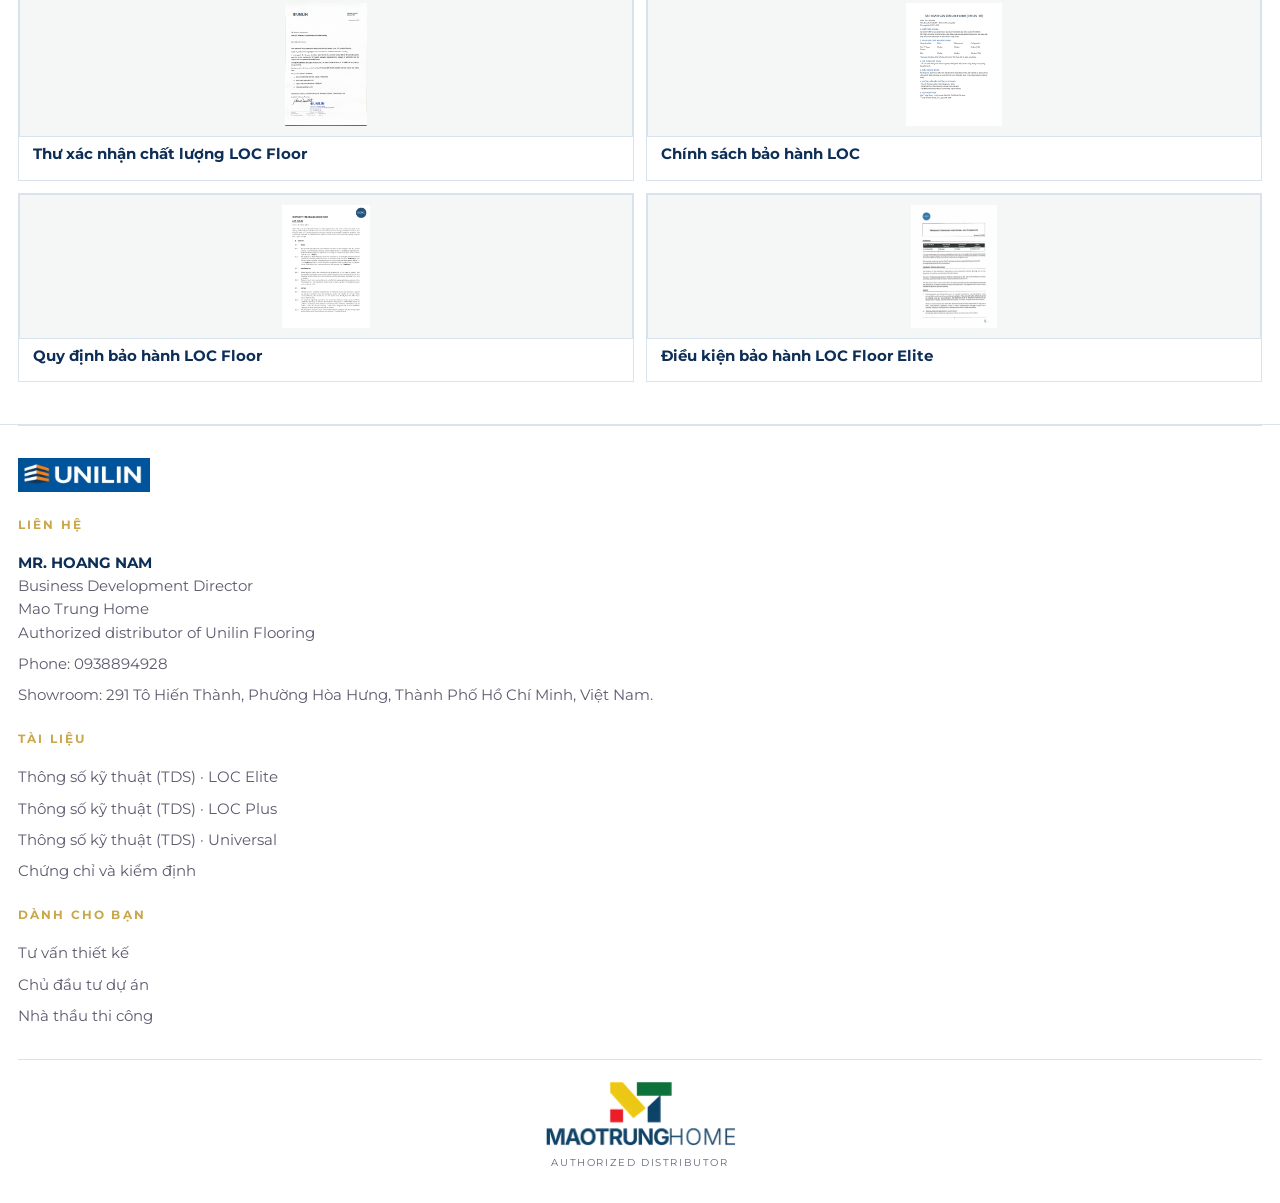
<file: LOC_documents_mobile.html>
<!DOCTYPE html>
<html lang="vi">
<head>
<meta charset="UTF-8">
<meta name="viewport" content="width=device-width, initial-scale=1">
<title>LOC Vietnam — Tài liệu</title>
<link rel="icon" type="image/png" href="assets/unilin-favicon.png">
<link rel="preconnect" href="https://fonts.googleapis.com">
<link rel="preconnect" href="https://fonts.gstatic.com" crossorigin>
<link href="https://fonts.googleapis.com/css2?family=Montserrat:wght@400;500;600;700;800&display=swap" rel="stylesheet">
<link rel="stylesheet" href="loc-site-mobile.css?v=20260718-mobilefb4">
</head>
<body>
<a class="skip" href="#main">Đi đến nội dung</a>
<header class="header">
  <div class="header-inner">
    <a class="logo-wrap" href="LOC_Landingpage_CD_mobile.html" aria-label="Unilin Flooring — Trang chủ"><img class="loc-logo unilin-mark" src="assets/unilin-logo-blue.jpg" alt="Unilin"></a>
    <button class="mobile-menu-toggle" type="button" aria-label="Mở menu" aria-expanded="false" data-menu-toggle><span></span><span></span><span></span></button>
    <nav class="nav" aria-label="Điều hướng chính" data-mobile-nav><a class="" href="LOC_Landingpage_CD_mobile.html">Trang chủ</a><a class="" href="LOC_about_mobile.html">Về chúng tôi</a><a class="" href="LOC_products_mobile.html">Sản phẩm</a><a class="" href="LOC_projects_mobile.html">Dự án</a><a class="active" href="LOC_documents_mobile.html">Tài liệu</a></nav>
    <div class="header-actions"><span class="header-distributor-logo" aria-label="Mao Trung Home authorized distributor"><img src="assets/mao-trung-home-logo.png" alt="Mao Trung Home"><small>authorized distributor</small></span></div>
  </div>
</header>
<main id="main">
<section class="page-hero compact"><div class="page"><nav class="breadcrumb"><a href="LOC_Landingpage_CD_mobile.html">Trang chủ</a><span>›</span><strong>Tài liệu</strong></nav><div class="page-hero-copy"><div><h1 class="display">TÀI LIỆU</h1></div></div></div></section>
<section class="document-section document-finder">
  <div class="page document-filter-toggle-row"><button class="filter-rail" type="button" aria-expanded="false" data-doc-filter-toggle><span>☰</span> Bộ lọc</button></div>
  <div class="page document-layout">
    <aside class="filter-panel document-filter">
      <button class="filter-close" type="button" aria-label="Đóng bộ lọc" data-doc-filter-close>×</button>
      <div class="filter-head"><button type="button" data-doc-clear>Xóa lọc</button></div>
      <h2>Bộ lọc</h2>
      <div class="filter-group">
        <h3>Loại tài liệu</h3>
        <label><input type="checkbox" value="tds" data-doc-filter> <span>Thông số kỹ thuật (TDS)</span><em>3</em></label>
        <label><input type="checkbox" value="catalog" data-doc-filter> <span>Catalogue / Brochure</span><em>2</em></label>
        <label><input type="checkbox" value="installation" data-doc-filter> <span>Hướng dẫn lắp đặt</span><em>1</em></label>
        <label><input type="checkbox" value="environment" data-doc-filter> <span>Môi trường (EPD · A+)</span><em>3</em></label>
        <label><input type="checkbox" value="certificate" data-doc-filter> <span>Chứng chỉ / kiểm định</span><em>4</em></label>
        <label><input type="checkbox" value="warranty" data-doc-filter> <span>Bảo hành</span><em>3</em></label>
      </div>
    </aside>
    <div class="document-results">
      <div class="document-results-head">
        <h2><span data-doc-count>16</span> tài liệu</h2>
        <div class="view-toggle" aria-label="Hiển thị"><span>Hiển thị</span><button class="active" type="button" aria-label="Dạng lưới" data-doc-view="grid">▦</button><button type="button" aria-label="Dạng danh sách" data-doc-view="list">☷</button></div>
      </div>
      <div class="document-grid finder-grid">
        <a class="document-card finder-card" href="assets/loc-certificates/tds-loc-floor-elite.pdf" target="_blank" rel="noopener" data-doc-card data-type="tds" data-title="tds loc floor elite"><div class="doc-thumb real"><img src="assets/document-thumbs/tds-loc-floor-elite.png" alt="Thumbnail TDS LOC Floor Elite"></div><small>Thông số kỹ thuật · TDS</small><strong>TDS LOC Floor Elite</strong></a>
        <a class="document-card finder-card" href="assets/loc-certificates/tds-loc-floor-plus.pdf" target="_blank" rel="noopener" data-doc-card data-type="tds" data-title="tds loc floor plus"><div class="doc-thumb real"><img src="assets/document-thumbs/tds-loc-floor-plus.png" alt="Thumbnail TDS LOC Floor Plus"></div><small>Thông số kỹ thuật · TDS</small><strong>TDS LOC Floor Plus</strong></a>
        <a class="document-card finder-card" href="assets/loc-certificates/tds-universal-engineer.pdf" target="_blank" rel="noopener" data-doc-card data-type="tds" data-title="tds universal engineer engineered wood"><div class="doc-thumb real"><img src="assets/document-thumbs/tds-universal-engineer.png" alt="Thumbnail TDS Universal Engineer"></div><small>Thông số kỹ thuật · TDS</small><strong>TDS Universal Engineer</strong></a>
        <a class="document-card finder-card" href="assets/loc-certificates/loc-floor-elite-catalog.pdf" target="_blank" rel="noopener" data-doc-card data-type="catalog" data-title="catalogue elite series"><div class="doc-thumb real"><img src="assets/document-thumbs/loc-floor-elite-catalog.png" alt="Thumbnail Catalogue LOC Elite Series"></div><small>Catalogue · Elite Series</small><strong>Catalogue LOC Elite Series</strong></a>
        <a class="document-card finder-card" href="assets/loc-certificates/loc-floor-plus-catalog.pdf" target="_blank" rel="noopener" data-doc-card data-type="catalog" data-title="catalogue plus series"><div class="doc-thumb real"><img src="assets/document-thumbs/loc-floor-plus-catalog.png" alt="Thumbnail Catalogue LOC Plus Series"></div><small>Catalogue · Plus Series</small><strong>Catalogue LOC Plus Series</strong></a>
        <a class="document-card finder-card" href="assets/loc-certificates/installation-instructions-locfloor-elite.pdf" target="_blank" rel="noopener" data-doc-card data-type="installation" data-title="huong dan lap dat locfloor elite installation instructions"><div class="doc-thumb real"><img src="assets/document-thumbs/installation-instructions-locfloor-elite.png" alt="Thumbnail Hướng dẫn lắp đặt LOC Floor Elite"></div><small>Hướng dẫn lắp đặt · Elite</small><strong>Hướng dẫn lắp đặt LOC Floor Elite</strong></a>
        <a class="document-card finder-card" href="assets/loc-certificates/epd-unilin-laminate.pdf" target="_blank" rel="noopener" data-doc-card data-type="environment" data-title="epd unilin laminate environmental product declaration"><div class="doc-thumb real"><img src="assets/document-thumbs/epd-unilin-laminate.png" alt="Thumbnail EPD Unilin Laminate"></div><small>Môi trường · EPD</small><strong>EPD Unilin Laminate</strong></a>
        <a class="document-card finder-card" href="assets/loc-certificates/unilin-locfloor-a-plus-2021.pdf" target="_blank" rel="noopener" data-doc-card data-type="environment" data-title="nhan a plus voc loc floor"><div class="doc-thumb real"><img src="assets/document-thumbs/unilin-locfloor-a-plus-2021.png" alt="Thumbnail Nhãn A+ LOC Floor"></div><small>Chất lượng không khí · A+</small><strong>Nhãn A+ LOC Floor</strong></a>
        <a class="document-card finder-card" href="assets/loc-certificates/nordic-ecolabel-unilin-flooring.pdf" target="_blank" rel="noopener" data-doc-card data-type="environment" data-title="nordic ecolabel unilin flooring certificate"><div class="doc-thumb real"><img src="assets/document-thumbs/nordic-ecolabel-unilin-flooring.png" alt="Thumbnail Nordic Ecolabel Unilin Flooring"></div><small>Môi trường · Nordic Ecolabel</small><strong>Nordic Ecolabel Unilin Flooring</strong></a>
        <a class="document-card finder-card" href="assets/loc-certificates/lmp-ce-certificate-unilin-class-32-8mm.pdf" target="_blank" rel="noopener" data-doc-card data-type="certificate" data-title="chung nhan kiem nghiem ce lmp ce certificate unilin class 32 8mm"><div class="doc-thumb real"><img src="assets/document-thumbs/lmp-ce-certificate-unilin-class-32-8mm.png" alt="Thumbnail Chứng nhận kiểm nghiệm CE"></div><small>Chứng chỉ · CE</small><strong>Chứng nhận kiểm nghiệm CE</strong></a>
        <a class="document-card finder-card" href="assets/loc-certificates/loc-dop-lmp-loc0501.pdf" target="_blank" rel="noopener" data-doc-card data-type="certificate" data-title="ban cong bo dac tinh san pham dop loc lmp loc0501"><div class="doc-thumb real"><img src="assets/document-thumbs/loc-dop-lmp-loc0501.png" alt="Thumbnail Bản công bố đặc tính sản phẩm"></div><small>Chứng chỉ · DOP</small><strong>Bản công bố đặc tính sản phẩm</strong></a>
        <a class="document-card finder-card" href="assets/loc-certificates/test-certificate-en13329-locking-strength-uniclic-2023.pdf" target="_blank" rel="noopener" data-doc-card data-type="certificate" data-title="chung chi hem khoa uniclic locking strength en13329 iso 24334"><div class="doc-thumb real"><img src="assets/document-thumbs/test-certificate-en13329-locking-strength-uniclic-2023.png" alt="Thumbnail Chứng chỉ hèm khóa Uniclic"></div><small>Chứng chỉ · Uniclic</small><strong>Chứng chỉ hèm khóa Uniclic</strong></a>
        <a class="document-card finder-card" href="assets/loc-certificates/loc-quality-letter.pdf" target="_blank" rel="noopener" data-doc-card data-type="certificate" data-title="thu xac nhan chat luong loc floor quality letter"><div class="doc-thumb real"><img src="assets/document-thumbs/loc-quality-letter.png" alt="Thumbnail Thư xác nhận chất lượng LOC Floor"></div><small>Xác nhận chất lượng</small><strong>Thư xác nhận chất lượng LOC Floor</strong></a>
        <a class="document-card finder-card" href="assets/loc-certificates/loc-warranty-policy.pdf" target="_blank" rel="noopener" data-doc-card data-type="warranty" data-title="chinh sach bao hanh loc"><div class="doc-thumb real"><img src="assets/document-thumbs/loc-warranty-policy.png" alt="Thumbnail Chính sách bảo hành LOC"></div><small>Bảo hành</small><strong>Chính sách bảo hành LOC</strong></a>
        <a class="document-card finder-card" href="assets/loc-certificates/locfloor-warranty-lmp-en.pdf" target="_blank" rel="noopener" data-doc-card data-type="warranty" data-title="quy dinh bao hanh locfloor warranty lmp en"><div class="doc-thumb real"><img src="assets/document-thumbs/locfloor-warranty-lmp-en.png" alt="Thumbnail Quy định bảo hành LOC Floor"></div><small>Bảo hành</small><strong>Quy định bảo hành LOC Floor</strong></a>
        <a class="document-card finder-card" href="assets/loc-certificates/warranty-conditions-locfloor-elite.pdf" target="_blank" rel="noopener" data-doc-card data-type="warranty" data-title="dieu kien bao hanh locfloor elite warranty conditions"><div class="doc-thumb real"><img src="assets/document-thumbs/warranty-conditions-locfloor-elite.png" alt="Thumbnail Điều kiện bảo hành LOC Floor Elite"></div><small>Bảo hành · Elite</small><strong>Điều kiện bảo hành LOC Floor Elite</strong></a>
      </div>
    </div>
  </div>
</section>
</main><section class="lu-contact-section section" aria-labelledby="contact-title">
    <footer class="lu-footer-detailed page" aria-labelledby="contact-title">
      <div class="foot-top">
        <div class="foot-brand">
          <div class="footer-moduleo-mark" aria-hidden="true"><img src="assets/unilin-logo-blue.jpg" alt=""></div>
        </div>
        <div class="foot-col foot-contact">
          <h2 id="contact-title">Liên hệ</h2>
          <p class="rep-line"><strong>MR. HOANG NAM</strong><br>Business Development Director<br>Mao Trung Home<br>Authorized distributor of Unilin Flooring</p>
          <p class="phone-line">Phone: <a href="tel:+84938894928">0938894928</a></p>
          <p>Showroom: 291 Tô Hiến Thành, Phường Hòa Hưng, Thành Phố Hồ Chí Minh, Việt Nam.</p>
        </div>
        <div class="foot-col">
          <h2>Tài liệu</h2>
          <a href="LOC_documents_mobile.html?type=TDS">Thông số kỹ thuật (TDS) · LOC Elite</a>
          <a href="LOC_documents_mobile.html?type=TDS">Thông số kỹ thuật (TDS) · LOC Plus</a>
          <a href="LOC_documents_mobile.html?type=TDS">Thông số kỹ thuật (TDS) · Universal</a>
          <a href="LOC_documents_mobile.html?type=Certificate">Chứng chỉ và kiểm định</a>
        </div>
        <div class="foot-col">
          <h2>Dành cho bạn</h2>
          <a href="LOC_products_mobile.html">Tư vấn thiết kế</a>
          <a href="LOC_projects_mobile.html">Chủ đầu tư dự án</a>
          <a href="LOC_documents_mobile.html">Nhà thầu thi công</a>
        </div>
      </div>
      <div class="foot-bot">
        <div class="footer-distributor">
          <img class="mao-logo" src="assets/mao-trung-home-logo.png" alt="Mao Trung Home">
          <span class="foot-by">authorized distributor</span>
        </div>
      </div>
    </footer>
  </section>
<div class="contact-modal" id="contactModal" role="dialog" aria-modal="true" aria-labelledby="contactTitle"><div class="contact-box"><button class="contact-close" type="button" data-contact-close>×</button><h3 id="contactTitle">Nhận tư vấn dự án</h3><form class="contact-form"><label>Tên<input required></label><label>Số điện thoại<input type="tel" inputmode="numeric" required></label><label>Email<input type="email"></label><label>Mô tả dự án & thông tin cần tư vấn<textarea required></textarea></label><button class="btn" type="submit">Gửi yêu cầu →</button><p class="contact-note"></p></form></div></div>
<script src="loc-site-mobile.js?v=20260718-mobilefb2"></script>
</body>
</html>
</file>
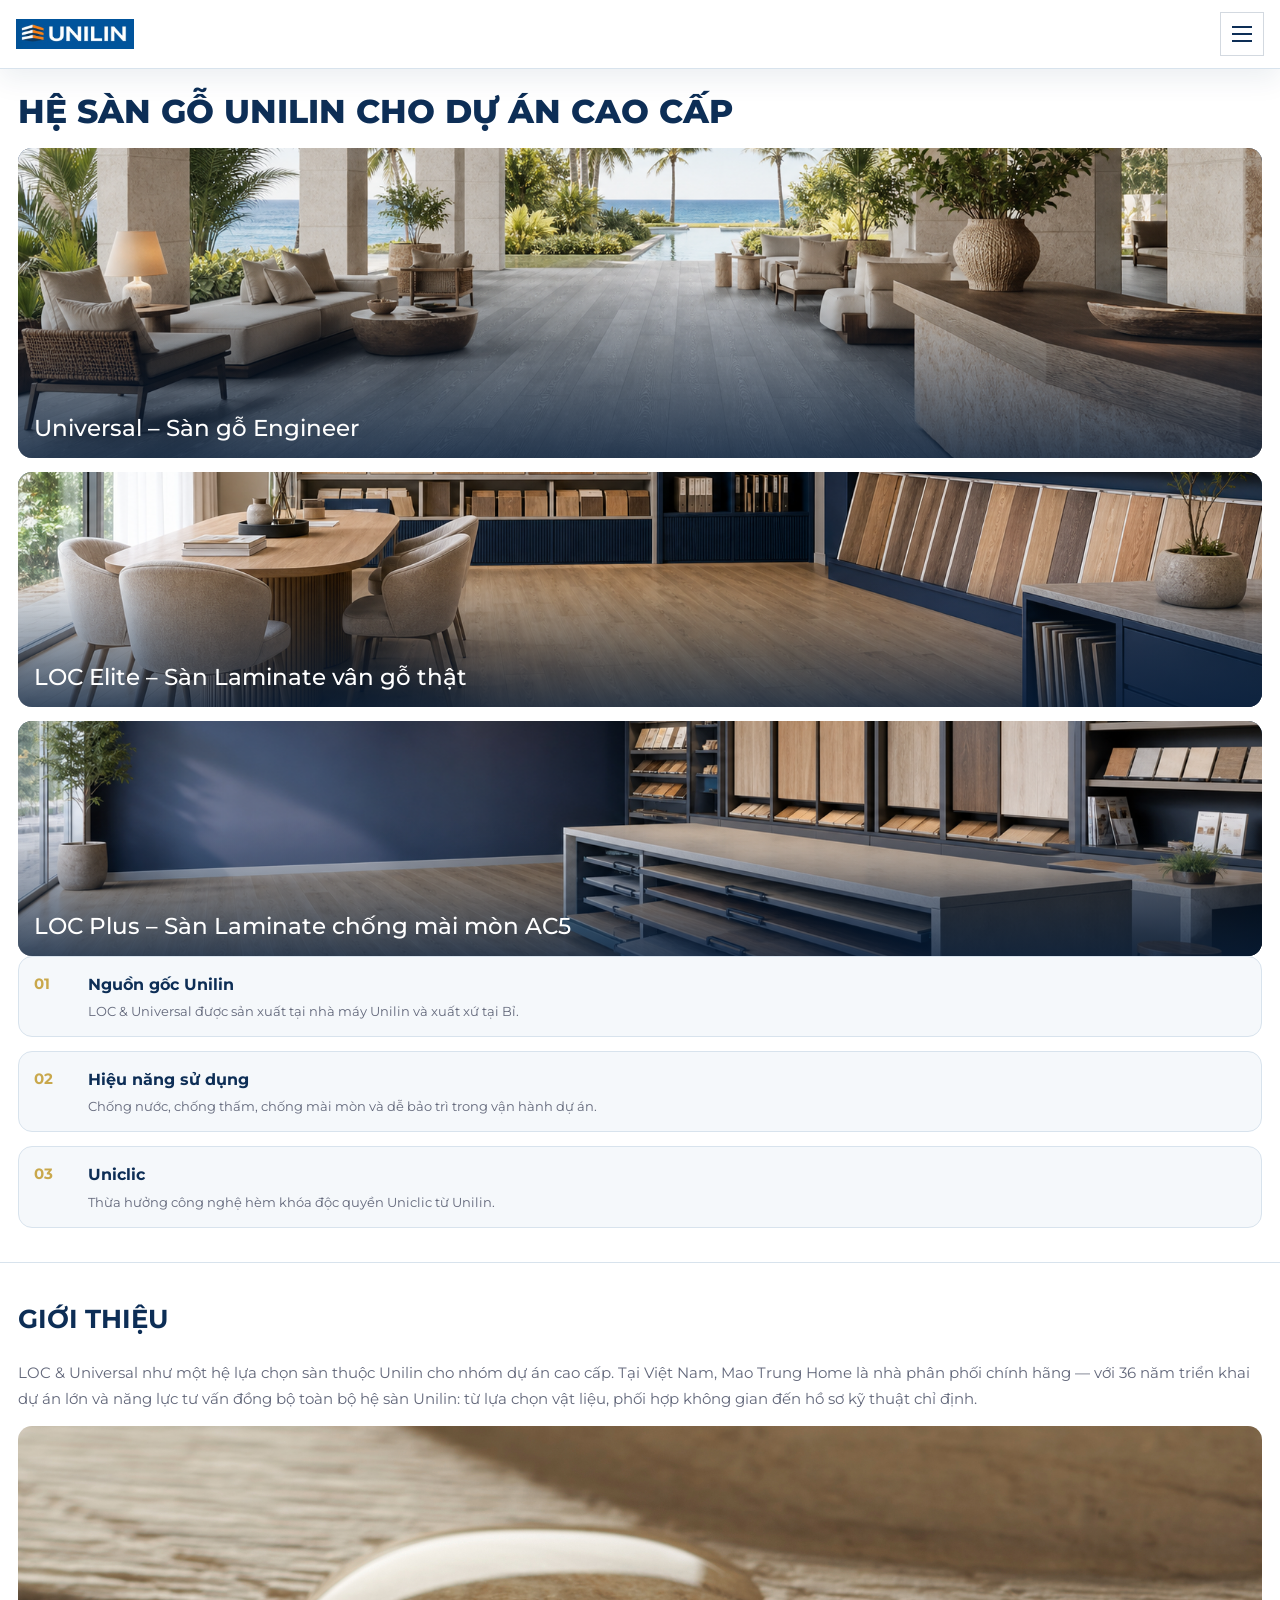
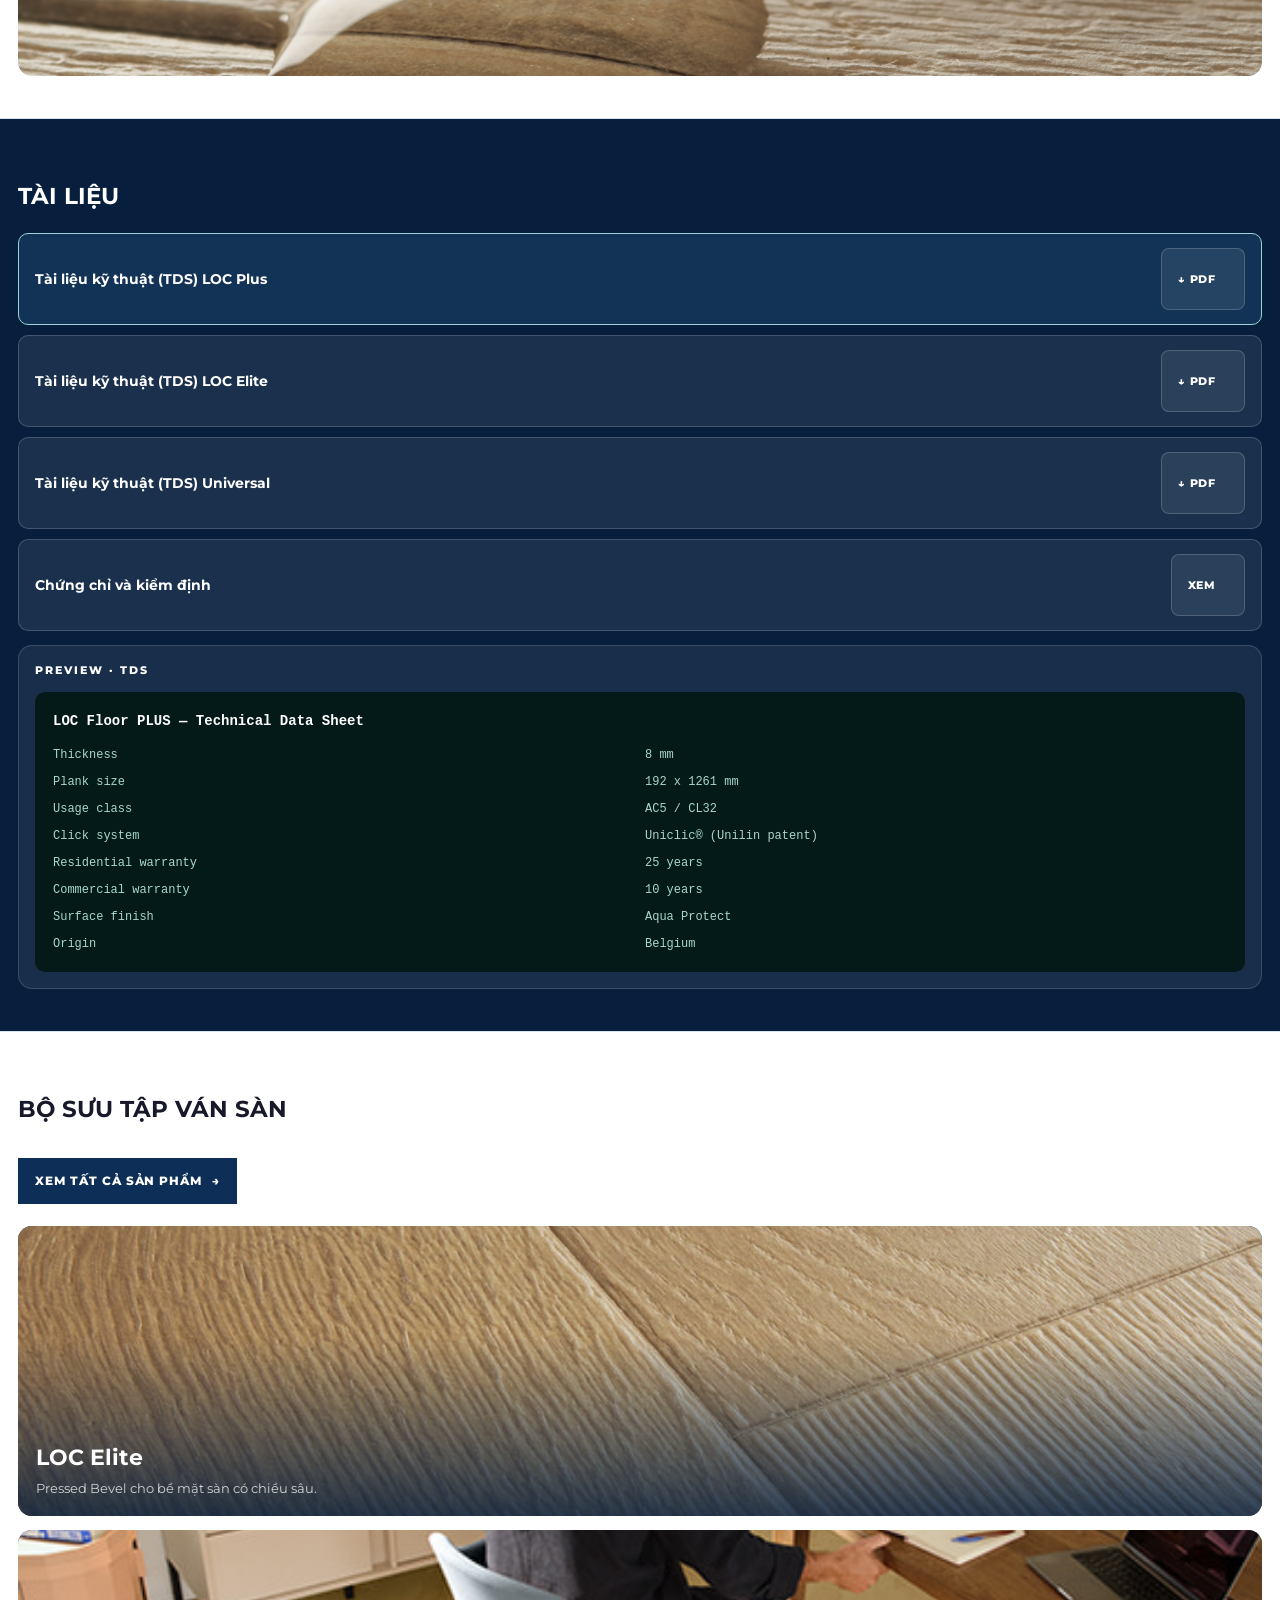
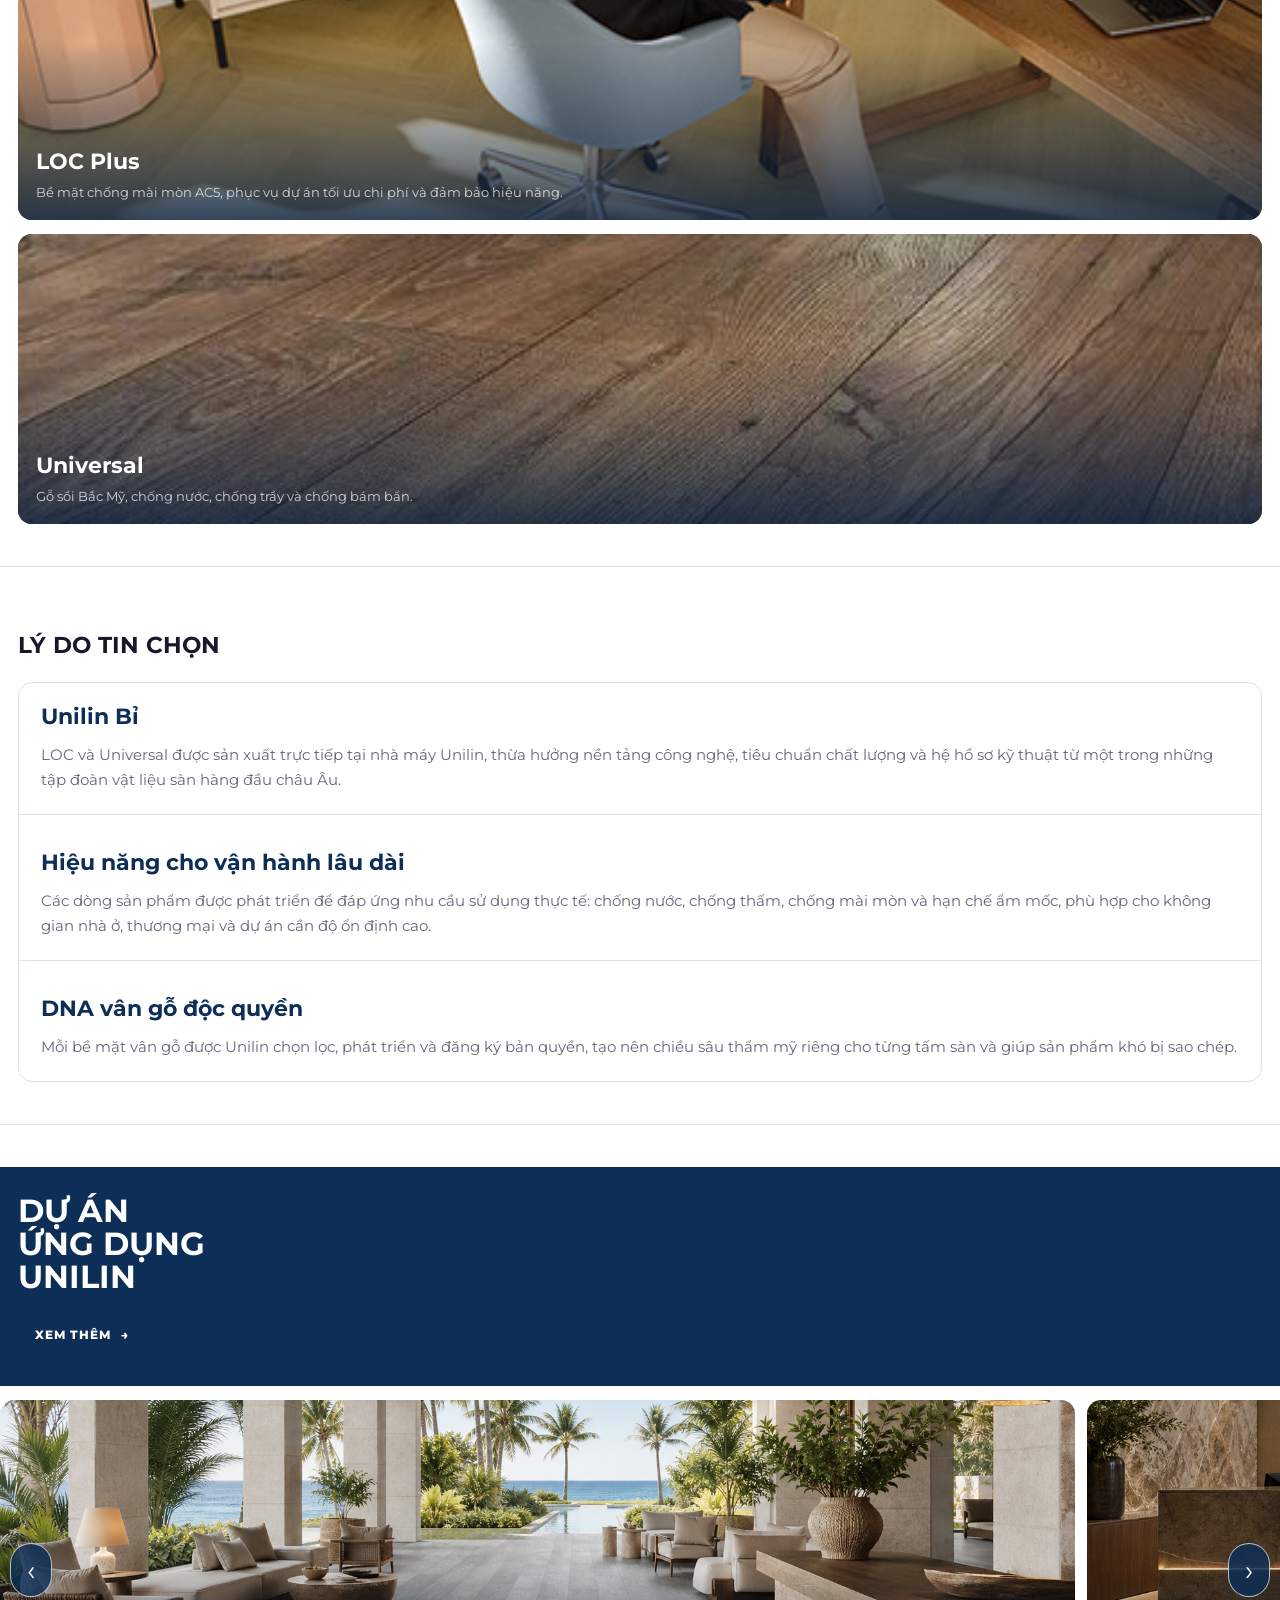
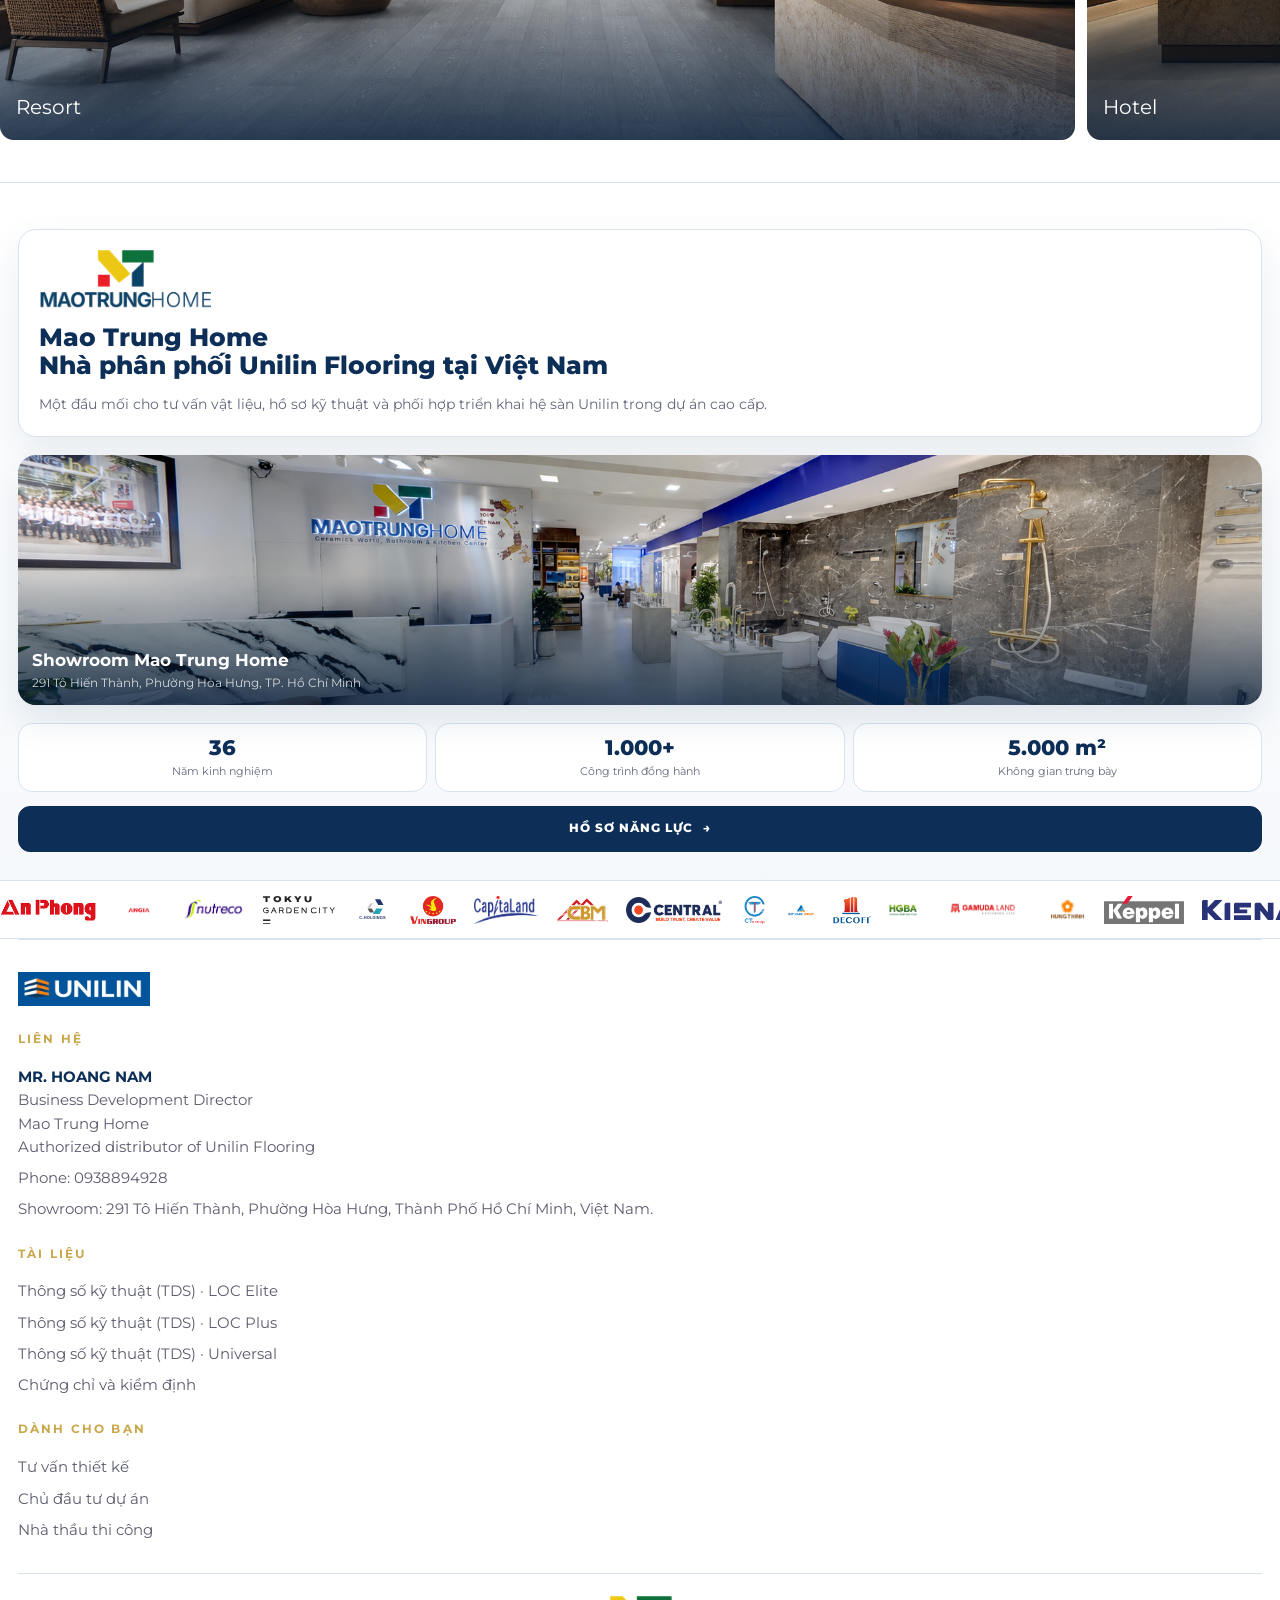
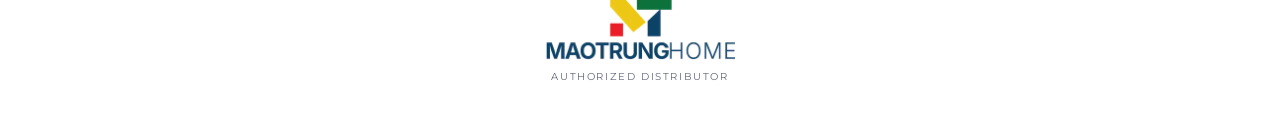
<file: LOC_Landingpage_CD_mobile.html>
<!DOCTYPE html>
<html lang="vi">
<head>
<meta charset="UTF-8">
<meta name="viewport" content="width=device-width, initial-scale=1">
<title>LOC & Universal Floor — Trang chủ</title>
<link rel="icon" type="image/png" href="assets/unilin-favicon.png">
<link rel="preconnect" href="https://fonts.googleapis.com">
<link rel="preconnect" href="https://fonts.gstatic.com" crossorigin>
<link href="https://fonts.googleapis.com/css2?family=Montserrat:wght@400;500;600;700;800&display=swap" rel="stylesheet">
<link rel="stylesheet" href="loc-site-mobile.css?v=20260718-mobilefb4">
</head>
<body class="lu-home">
<a class="skip" href="#main">Đi đến nội dung</a>
<header class="header">
  <div class="header-inner">
    <a class="logo-wrap" href="LOC_Landingpage_CD_mobile.html" aria-label="Unilin Flooring — Trang chủ"><img class="loc-logo unilin-mark" src="assets/unilin-logo-blue.jpg" alt="Unilin"></a>
    <button class="mobile-menu-toggle" type="button" aria-label="Mở menu" aria-expanded="false" data-menu-toggle><span></span><span></span><span></span></button>
    <nav class="nav" aria-label="Điều hướng chính" data-mobile-nav><a class="active" href="LOC_Landingpage_CD_mobile.html">Trang chủ</a><a class="" href="LOC_about_mobile.html">Về chúng tôi</a><a class="" href="LOC_products_mobile.html">Sản phẩm</a><a class="" href="LOC_projects_mobile.html">Dự án</a><a class="" href="LOC_documents_mobile.html">Tài liệu</a></nav>
    <div class="header-actions"><span class="header-distributor-logo" aria-label="Mao Trung Home authorized distributor"><img src="assets/mao-trung-home-logo.png" alt="Mao Trung Home"><small>authorized distributor</small></span></div>
  </div>
</header>
<main id="main" class="lu-home-main">
  <section class="lu-hero" id="top" aria-labelledby="hero-title">
    <div class="page">
      <div class="lu-hero-head">
        <h1 id="hero-title">HỆ SÀN GỖ UNILIN CHO DỰ ÁN CAO CẤP</h1>
      </div>
      <div class="lu-hero-grid">
        <article class="lu-hero-card lu-hero-card-main">
          <img src="assets-02-universal/phoi-canh-thuc-te/ash-veil_resort.png" alt="Universal Floor Ash Veil trong không gian nội thất">
          <div>
            <h2>Universal – Sàn gỗ Engineer</h2>
          </div>
        </article>
        <div class="lu-hero-side">
          <article class="lu-hero-card">
            <img src="assets/hero/loc-elite-showroom-display.png" alt="Không gian trưng bày LOC Elite Series">
            <div>
              <h2>LOC Elite – Sàn Laminate vân gỗ thật</h2>
            </div>
          </article>
          <article class="lu-hero-card">
            <img src="assets/hero/loc-plus-showroom-display.png" alt="Không gian trưng bày LOC Plus Series">
            <div>
              <h2>LOC Plus – Sàn Laminate chống mài mòn AC5</h2>
            </div>
          </article>
        </div>
      </div>
      <div class="lu-usp-row" aria-label="USP chính">
        <div class="lu-usp"><b>01</b><div><strong>Nguồn gốc Unilin</strong><span>LOC & Universal được sản xuất tại nhà máy Unilin và xuất xứ tại Bỉ.</span></div></div>
        <div class="lu-usp"><b>02</b><div><strong>Hiệu năng sử dụng</strong><span>Chống nước, chống thấm, chống mài mòn và dễ bảo trì trong vận hành dự án.</span></div></div>
        <div class="lu-usp"><b>03</b><div><strong>Uniclic</strong><span>Thừa hưởng công nghệ hèm khóa độc quyền Uniclic từ Unilin.</span></div></div>
      </div>
    </div>
  </section>

  <section class="lu-about section" id="about" aria-labelledby="about-title">
    <div class="page">
      <div class="lu-about-copy">
        <div><h2 id="about-title">GIỚI THIỆU</h2></div>
        <p>LOC & Universal như một hệ lựa chọn sàn thuộc Unilin cho nhóm dự án cao cấp. Tại Việt Nam, Mao Trung Home là nhà phân phối chính hãng — với 36 năm triển khai dự án lớn và năng lực tư vấn đồng bộ toàn bộ hệ sàn Unilin: từ lựa chọn vật liệu, phối hợp không gian đến hồ sơ kỹ thuật chỉ định.</p>
      </div>
      <figure class="lu-about-image"><img src="assets/brief-1707/home-about-pergo-placeholder.jpg" alt="Không gian vật liệu sàn thuộc hệ Unilin" loading="lazy"></figure>
    </div>
  </section>

  <section class="lu-doc-access section" id="documents" aria-labelledby="docs-title">
    <div class="page">
      <div class="lu-doc-copy">
        <h2 id="docs-title">TÀI LIỆU</h2>
        <div class="lu-doc-list" aria-label="Tài liệu tải nhanh">
          <div class="lu-doc-item active" role="button" tabindex="0" data-tds-preview="plus"><strong>Tài liệu kỹ thuật (TDS) LOC Plus</strong><a class="lu-doc-pdf" href="assets/loc-certificates/tds-loc-floor-plus.pdf" target="_blank" rel="noopener">↓ PDF</a></div>
          <div class="lu-doc-item" role="button" tabindex="0" data-tds-preview="elite"><strong>Tài liệu kỹ thuật (TDS) LOC Elite</strong><a class="lu-doc-pdf" href="assets/loc-certificates/tds-loc-floor-elite.pdf" target="_blank" rel="noopener">↓ PDF</a></div>
          <div class="lu-doc-item" role="button" tabindex="0" data-tds-preview="universal"><strong>Tài liệu kỹ thuật (TDS) Universal</strong><a class="lu-doc-pdf" href="assets/loc-certificates/universal-tds-ewf-ewo-noa-2200x165-en.pdf" target="_blank" rel="noopener">↓ PDF</a></div>
          <div class="lu-doc-item" role="button" tabindex="0" data-tds-preview="certificate"><strong>Chứng chỉ và kiểm định</strong><a class="lu-doc-pdf" href="LOC_documents_mobile.html?type=Certificate">Xem</a></div>
        </div>
      </div>
      <div class="lu-tds-preview" aria-label="Preview TDS">
        <p class="kicker">Preview · TDS</p>
        <div class="lu-tds-sheet">
          <h3>LOC Floor PLUS — Technical Data Sheet</h3>
          <dl>
            <div><dt>Thickness</dt><dd>8 mm</dd></div>
            <div><dt>Plank size</dt><dd>192 x 1261 mm</dd></div>
            <div><dt>Usage class</dt><dd>AC5 / CL32</dd></div>
            <div><dt>Click system</dt><dd>Uniclic® (Unilin patent)</dd></div>
            <div><dt>Residential warranty</dt><dd>25 years</dd></div>
            <div><dt>Commercial warranty</dt><dd>10 years</dd></div>
            <div><dt>Surface finish</dt><dd>Aqua Protect</dd></div>
            <div><dt>Origin</dt><dd>Belgium</dd></div>
          </dl>
        </div>

      </div>
    </div>
  </section>

  <section class="lu-products section" id="products" aria-labelledby="products-title">
    <div class="page">
      <div class="intro lu-products-intro">
        <h2 id="products-title">BỘ SƯU TẬP VÁN SÀN</h2>
        <a class="section-link" href="LOC_products_mobile.html">Xem tất cả sản phẩm <span>→</span></a>
      </div>
      <div class="lu-product-grid">
        <a class="lu-product-card lu-line-elite" href="LOC_products_mobile.html">
          <div>
            <h3>LOC Elite</h3>
            <p>Pressed Bevel cho bề mặt sàn có chiều sâu.</p>
          </div>
        </a>
        <a class="lu-product-card lu-line-plus" href="LOC_products_mobile.html">
          <div>
            <h3>LOC Plus</h3>
            <p>Bề mặt chống mài mòn AC5, phục vụ dự án tối ưu chi phí và đảm bảo hiệu năng.</p>
          </div>
        </a>
        <a class="lu-product-card lu-line-universal" href="LOC_products_mobile.html">
          <div>
            <h3>Universal</h3>
            <p>Gỗ sồi Bắc Mỹ, chống nước, chống trầy và chống bám bẩn.</p>
          </div>
        </a>
      </div>
    </div>
  </section>

  <section class="lu-reasons section" aria-labelledby="reason-title">
    <div class="page">
      <div class="lu-section-head">
        <h2 id="reason-title">LÝ DO TIN CHỌN</h2>
      </div>
      <div class="lu-reason-grid">
        <article>
          <h3>Unilin Bỉ</h3>
          <p>LOC và Universal được sản xuất trực tiếp tại nhà máy Unilin, thừa hưởng nền tảng công nghệ, tiêu chuẩn chất lượng và hệ hồ sơ kỹ thuật từ một trong những tập đoàn vật liệu sàn hàng đầu châu Âu.</p>
        </article>
        <article>
          <h3>Hiệu năng cho vận hành lâu dài</h3>
          <p>Các dòng sản phẩm được phát triển để đáp ứng nhu cầu sử dụng thực tế: chống nước, chống thấm, chống mài mòn và hạn chế ẩm mốc, phù hợp cho không gian nhà ở, thương mại và dự án cần độ ổn định cao.</p>
        </article>
        <article>
          <h3>DNA vân gỗ độc quyền</h3>
          <p>Mỗi bề mặt vân gỗ được Unilin chọn lọc, phát triển và đăng ký bản quyền, tạo nên chiều sâu thẩm mỹ riêng cho từng tấm sàn và giúp sản phẩm khó bị sao chép.</p>
        </article>
      </div>
    </div>
  </section>

  <section class="lu-projects section" id="projects" aria-labelledby="projects-title">
    <div class="lu-project-carousel-wrap">
      <aside class="lu-project-side">
        <h2 id="projects-title">DỰ ÁN<br>ỨNG DỤNG<br>UNILIN</h2>
        <a class="btn btn-dark" href="LOC_projects_mobile.html">Xem thêm <span>→</span></a>
      </aside>
      <div class="lu-project-carousel-shell">
        <div class="lu-project-carousel-track">
          <a class="lu-project-slide" href="LOC_projects_mobile.html"><img src="assets-02-universal/phoi-canh-thuc-te/ash-veil_resort.png" alt="Dự án resort sử dụng hệ sàn Unilin" loading="lazy"><span>Resort</span></a>
          <a class="lu-project-slide" href="LOC_projects_mobile.html"><img src="assets-02-universal/phoi-canh-thuc-te/drift-sand_hotel.png" alt="Dự án hotel sử dụng hệ sàn Unilin" loading="lazy"><span>Hotel</span></a>
          <a class="lu-project-slide" href="LOC_projects_mobile.html"><img src="assets-02-universal/phoi-canh-thuc-te/echo-white_nha-hang.png" alt="Không gian nhà hàng sử dụng hệ sàn Unilin" loading="lazy"><span>Nhà hàng</span></a>
          <a class="lu-project-slide" href="LOC_projects_mobile.html"><img src="assets-02-universal/phoi-canh-thuc-te/midnight-noa_villa.png" alt="Villa nghỉ dưỡng sử dụng hệ sàn Unilin" loading="lazy"><span>Villa nghỉ dưỡng</span></a>
          <a class="lu-project-slide" href="LOC_projects_mobile.html"><img src="assets-02-universal/phoi-canh-thuc-te/light-natural_biet-thu-cao-cap.png" alt="Nhà ở cao cấp sử dụng hệ sàn Unilin" loading="lazy"><span>Nhà ở cao cấp</span></a>
          <a class="lu-project-slide" href="LOC_projects_mobile.html"><img src="assets-02-universal/phoi-canh-thuc-te/sietch-brown_van-phong-boardroom.png" alt="Văn phòng sử dụng hệ sàn Unilin" loading="lazy"><span>Văn phòng</span></a>
          <a class="lu-project-slide" href="LOC_projects_mobile.html"><img src="assets/product-scenes-corrected/24-plus-LPV00611AP.png" alt="Phòng khách căn hộ sử dụng hệ sàn Unilin" loading="lazy"><span>Phòng khách căn hộ</span></a>
        </div>
      </div>
    </div>
  </section>

  <section class="lu-mao-home section" id="contact" aria-labelledby="mao-home-title">
    <div class="page lu-mao-home-grid">
      <div class="lu-mao-home-copy">
        <div class="lu-mao-home-kicker">
          <img class="lu-mao-home-logo" src="assets/mao-trung-home-logo.png" alt="Mao Trung Home" loading="lazy">
        </div>
        <h2 id="mao-home-title">Mao Trung Home<br>Nhà phân phối Unilin Flooring tại Việt Nam</h2>
        <p class="lu-mao-home-lead">Một đầu mối cho tư vấn vật liệu, hồ sơ kỹ thuật và phối hợp triển khai hệ sàn Unilin trong dự án cao cấp.</p>
      </div>
      <figure class="lu-mao-home-visual">
        <img src="assets/mao-trung/anh-showroom.png" alt="Showroom Mao Trung Home" width="1500" height="1000" loading="lazy">
        <figcaption><strong>Showroom Mao Trung Home</strong><span>291 Tô Hiến Thành, Phường Hòa Hưng, TP. Hồ Chí Minh</span></figcaption>
      </figure>
      <div class="lu-mao-home-proof">
        <div class="lu-mao-home-stats" aria-label="Năng lực Mao Trung Home">
          <article><strong>36</strong><span>Năm kinh nghiệm</span></article>
          <article><strong>1.000+</strong><span>Công trình đồng hành</span></article>
          <article><strong>5.000 m²</strong><span>Không gian trưng bày</span></article>
        </div>
        <a class="btn primary lu-mao-home-btn" href="assets/docs/Ho-so-nang-luc-MaoTrung-LeGia.pdf" target="_blank" rel="noopener">Hồ sơ năng lực <span>→</span></a>
      </div>
    </div>
    <div class="lu-logo-marquee" aria-label="Nhóm chủ đầu tư và đối tác tham khảo">
      <div class="lu-logo-track">
        <img src="assets/partners/downloaded-web/an-phong.png" alt="An Phong" loading="lazy">
        <img src="assets/partners/downloaded-web/angia.jpg" alt="Angia" loading="lazy">
        <img src="assets/partners/downloaded-web/azb.png" alt="AZB" loading="lazy">
        <img src="assets/partners/downloaded-web/becamex-tokyu.svg" alt="Becamex Tokyu" loading="lazy">
        <img src="assets/partners/downloaded-web/c-holdings.svg" alt="C Holdings" loading="lazy">
        <img src="assets/partners/downloaded-web/Vingroup_logo.svg.webp" alt="Vingroup" loading="lazy">
        <img src="assets/partners/downloaded-web/capitaland.png" alt="Capitaland" loading="lazy">
        <img src="assets/partners/downloaded-web/cbm.png" alt="CBM" loading="lazy">
        <img src="assets/partners/downloaded-web/central.png" alt="Central" loading="lazy">
        <img src="assets/partners/downloaded-web/ct-group.png" alt="CT Group" loading="lazy">
        <img src="assets/partners/downloaded-web/dat-xanh-group.png" alt="Dat Xanh Group" loading="lazy">
        <img src="assets/partners/downloaded-web/decofi.png" alt="Decofi" loading="lazy">
        <img src="assets/partners/downloaded-web/dic.png" alt="DIC" loading="lazy">
        <img src="assets/partners/downloaded-web/gamuda-land.png" alt="Gamuda Land" loading="lazy">
        <img src="assets/partners/downloaded-web/hung-thinh-corporation.png" alt="Hung Thinh Corporation" loading="lazy">
        <img src="assets/partners/downloaded-web/keppel.svg" alt="Keppel" loading="lazy">
        <img src="assets/partners/downloaded-web/kien-a.svg" alt="Kien A" loading="lazy">
        <img src="assets/partners/downloaded-web/masterise-homes.webp" alt="Masterise Homes" loading="lazy">
        <img src="assets/partners/downloaded-web/newtecons.svg" alt="Newtecons" loading="lazy">
        <img src="assets/partners/downloaded-web/phuoc-thanh.webp" alt="Phuoc Thanh" loading="lazy">
        <img src="assets/partners/downloaded-web/quoc-cuong-gia-lai.png" alt="Quoc Cuong Gia Lai" loading="lazy">
        <img src="assets/partners/downloaded-web/ricons.svg" alt="Ricons" loading="lazy">
        <img src="assets/partners/downloaded-web/sol-ec.png" alt="Sol E&C" loading="lazy">
        <img src="assets/partners/downloaded-web/sonkim-land.png" alt="SonKim Land" loading="lazy">
        <img src="assets/partners/downloaded-web/sun-group.png" alt="Sun Group" loading="lazy">
        <img src="assets/partners/downloaded-web/trung-thuy-group.svg" alt="Trung Thuy Group" loading="lazy">
        <img src="assets/partners/downloaded-web/ttc logo.webp" alt="TTC" loading="lazy">
        <img src="assets/partners/downloaded-web/unicons.svg" alt="Unicons" loading="lazy">
        <img src="assets/partners/downloaded-web/an-phong.png" alt="" aria-hidden="true" loading="lazy">
        <img src="assets/partners/downloaded-web/angia.jpg" alt="" aria-hidden="true" loading="lazy">
        <img src="assets/partners/downloaded-web/azb.png" alt="" aria-hidden="true" loading="lazy">
        <img src="assets/partners/downloaded-web/becamex-tokyu.svg" alt="" aria-hidden="true" loading="lazy">
        <img src="assets/partners/downloaded-web/c-holdings.svg" alt="" aria-hidden="true" loading="lazy">
        <img src="assets/partners/downloaded-web/Vingroup_logo.svg.webp" alt="" aria-hidden="true" loading="lazy">
        <img src="assets/partners/downloaded-web/capitaland.png" alt="" aria-hidden="true" loading="lazy">
        <img src="assets/partners/downloaded-web/cbm.png" alt="" aria-hidden="true" loading="lazy">
        <img src="assets/partners/downloaded-web/central.png" alt="" aria-hidden="true" loading="lazy">
        <img src="assets/partners/downloaded-web/ct-group.png" alt="" aria-hidden="true" loading="lazy">
        <img src="assets/partners/downloaded-web/dat-xanh-group.png" alt="" aria-hidden="true" loading="lazy">
        <img src="assets/partners/downloaded-web/decofi.png" alt="" aria-hidden="true" loading="lazy">
        <img src="assets/partners/downloaded-web/dic.png" alt="" aria-hidden="true" loading="lazy">
        <img src="assets/partners/downloaded-web/gamuda-land.png" alt="" aria-hidden="true" loading="lazy">
        <img src="assets/partners/downloaded-web/hung-thinh-corporation.png" alt="" aria-hidden="true" loading="lazy">
        <img src="assets/partners/downloaded-web/keppel.svg" alt="" aria-hidden="true" loading="lazy">
        <img src="assets/partners/downloaded-web/kien-a.svg" alt="" aria-hidden="true" loading="lazy">
        <img src="assets/partners/downloaded-web/masterise-homes.webp" alt="" aria-hidden="true" loading="lazy">
        <img src="assets/partners/downloaded-web/newtecons.svg" alt="" aria-hidden="true" loading="lazy">
        <img src="assets/partners/downloaded-web/phuoc-thanh.webp" alt="" aria-hidden="true" loading="lazy">
        <img src="assets/partners/downloaded-web/quoc-cuong-gia-lai.png" alt="" aria-hidden="true" loading="lazy">
        <img src="assets/partners/downloaded-web/ricons.svg" alt="" aria-hidden="true" loading="lazy">
        <img src="assets/partners/downloaded-web/sol-ec.png" alt="" aria-hidden="true" loading="lazy">
        <img src="assets/partners/downloaded-web/sonkim-land.png" alt="" aria-hidden="true" loading="lazy">
        <img src="assets/partners/downloaded-web/sun-group.png" alt="" aria-hidden="true" loading="lazy">
        <img src="assets/partners/downloaded-web/trung-thuy-group.svg" alt="" aria-hidden="true" loading="lazy">
        <img src="assets/partners/downloaded-web/ttc logo.webp" alt="" aria-hidden="true" loading="lazy">
        <img src="assets/partners/downloaded-web/unicons.svg" alt="" aria-hidden="true" loading="lazy">
      </div>
    </div>
  </section>

  <section class="lu-contact-section section" aria-labelledby="contact-title">
    <footer class="lu-footer-detailed page" aria-labelledby="contact-title">
      <div class="foot-top">
        <div class="foot-brand">
          <div class="footer-moduleo-mark" aria-hidden="true"><img src="assets/unilin-logo-blue.jpg" alt=""></div>
        </div>
        <div class="foot-col foot-contact">
          <h2 id="contact-title">Liên hệ</h2>
          <p class="rep-line"><strong>MR. HOANG NAM</strong><br>Business Development Director<br>Mao Trung Home<br>Authorized distributor of Unilin Flooring</p>
          <p class="phone-line">Phone: <a href="tel:+84938894928">0938894928</a></p>
          <p>Showroom: 291 Tô Hiến Thành, Phường Hòa Hưng, Thành Phố Hồ Chí Minh, Việt Nam.</p>
        </div>
        <div class="foot-col">
          <h2>Tài liệu</h2>
          <a href="LOC_documents_mobile.html?type=TDS">Thông số kỹ thuật (TDS) · LOC Elite</a>
          <a href="LOC_documents_mobile.html?type=TDS">Thông số kỹ thuật (TDS) · LOC Plus</a>
          <a href="LOC_documents_mobile.html?type=TDS">Thông số kỹ thuật (TDS) · Universal</a>
          <a href="LOC_documents_mobile.html?type=Certificate">Chứng chỉ và kiểm định</a>
        </div>
        <div class="foot-col">
          <h2>Dành cho bạn</h2>
          <a href="LOC_products_mobile.html">Tư vấn thiết kế</a>
          <a href="LOC_projects_mobile.html">Chủ đầu tư dự án</a>
          <a href="LOC_documents_mobile.html">Nhà thầu thi công</a>
        </div>
      </div>
      <div class="foot-bot">
        <div class="footer-distributor">
          <img class="mao-logo" src="assets/mao-trung-home-logo.png" alt="Mao Trung Home">
          <span class="foot-by">authorized distributor</span>
        </div>
      </div>
    </footer>
  </section>
</main>
<div class="contact-modal" id="contactModal" role="dialog" aria-modal="true" aria-labelledby="contactTitle"><div class="contact-box"><button class="contact-close" type="button" data-contact-close>×</button><h3 id="contactTitle">Nhận tư vấn dự án</h3><form class="contact-form"><label>Tên<input required></label><label>Số điện thoại<input type="tel" inputmode="numeric" required></label><label>Email<input type="email"></label><label>Mô tả dự án & thông tin cần tư vấn<textarea required></textarea></label><button class="btn" type="submit">Gửi yêu cầu →</button><p class="contact-note"></p></form></div></div>
<script src="loc-site-mobile.js?v=20260718-mobilefb2"></script>
</body>
</html>
</file>
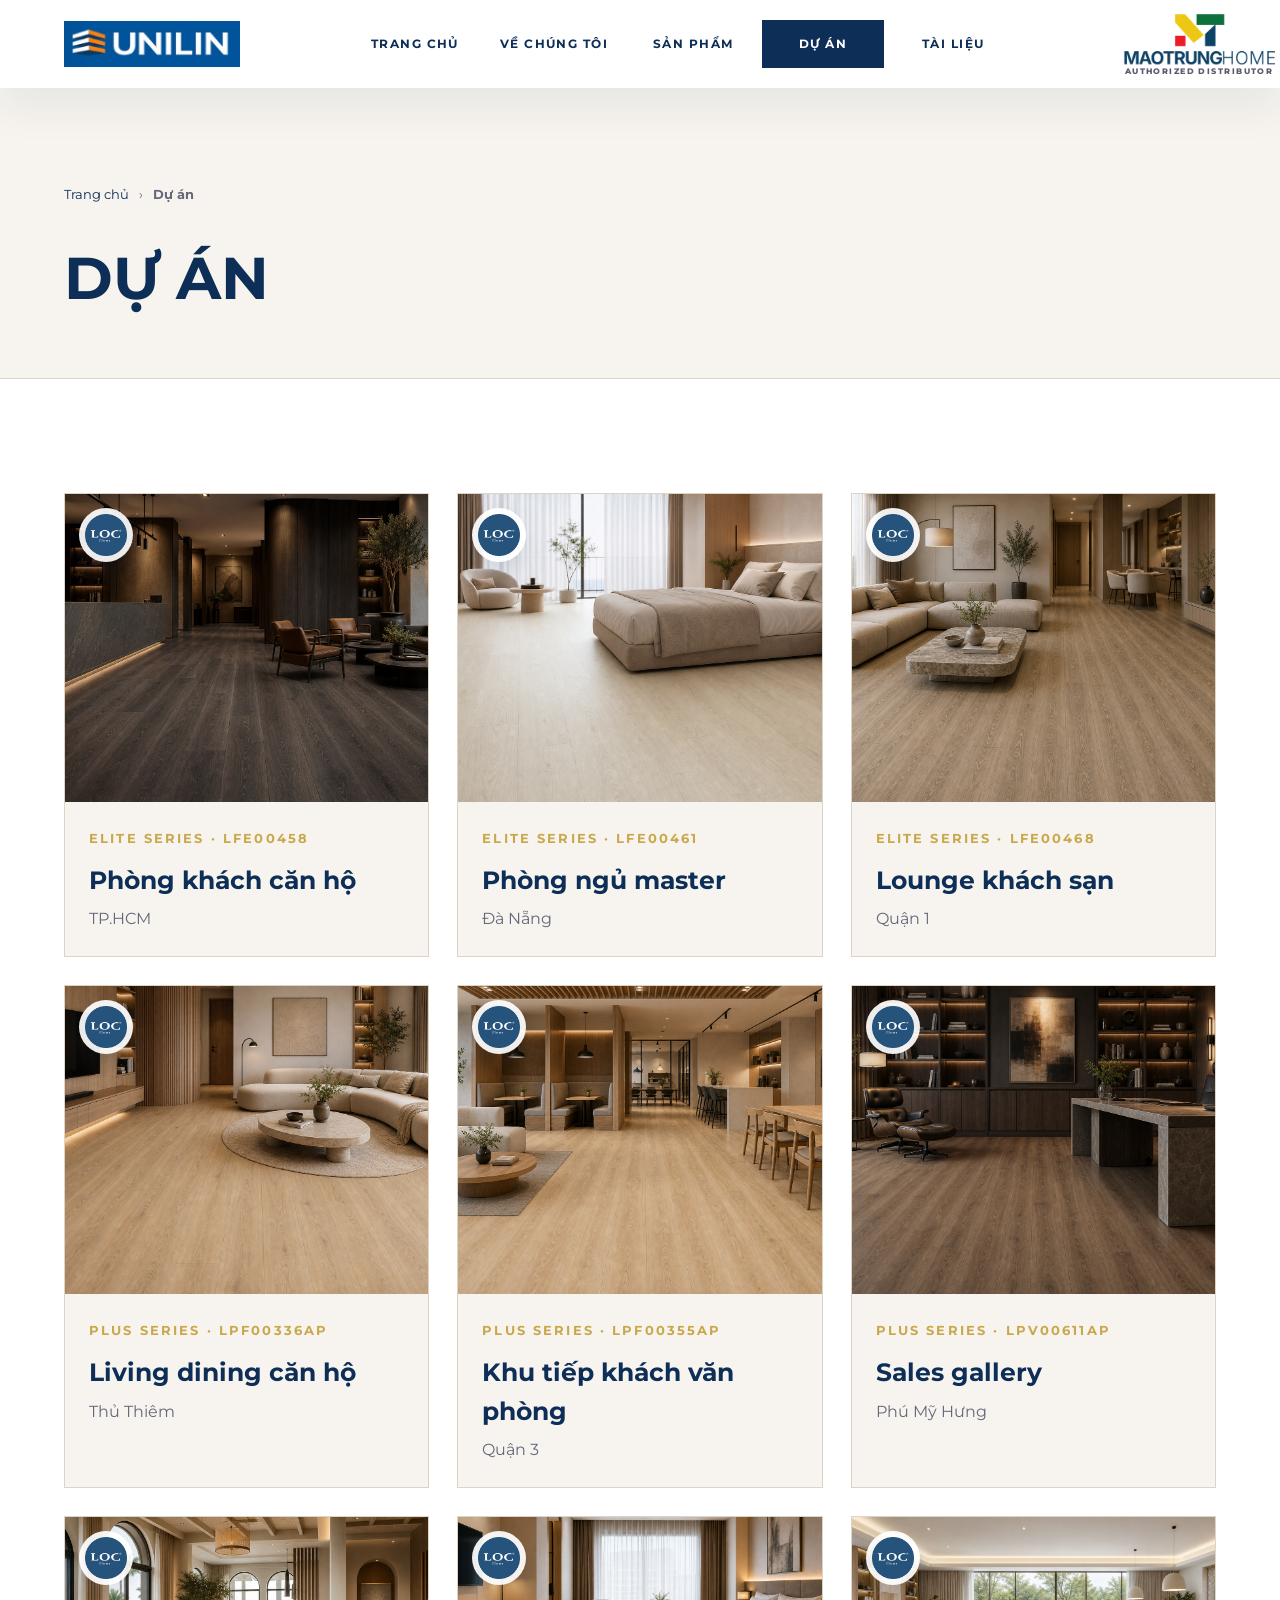
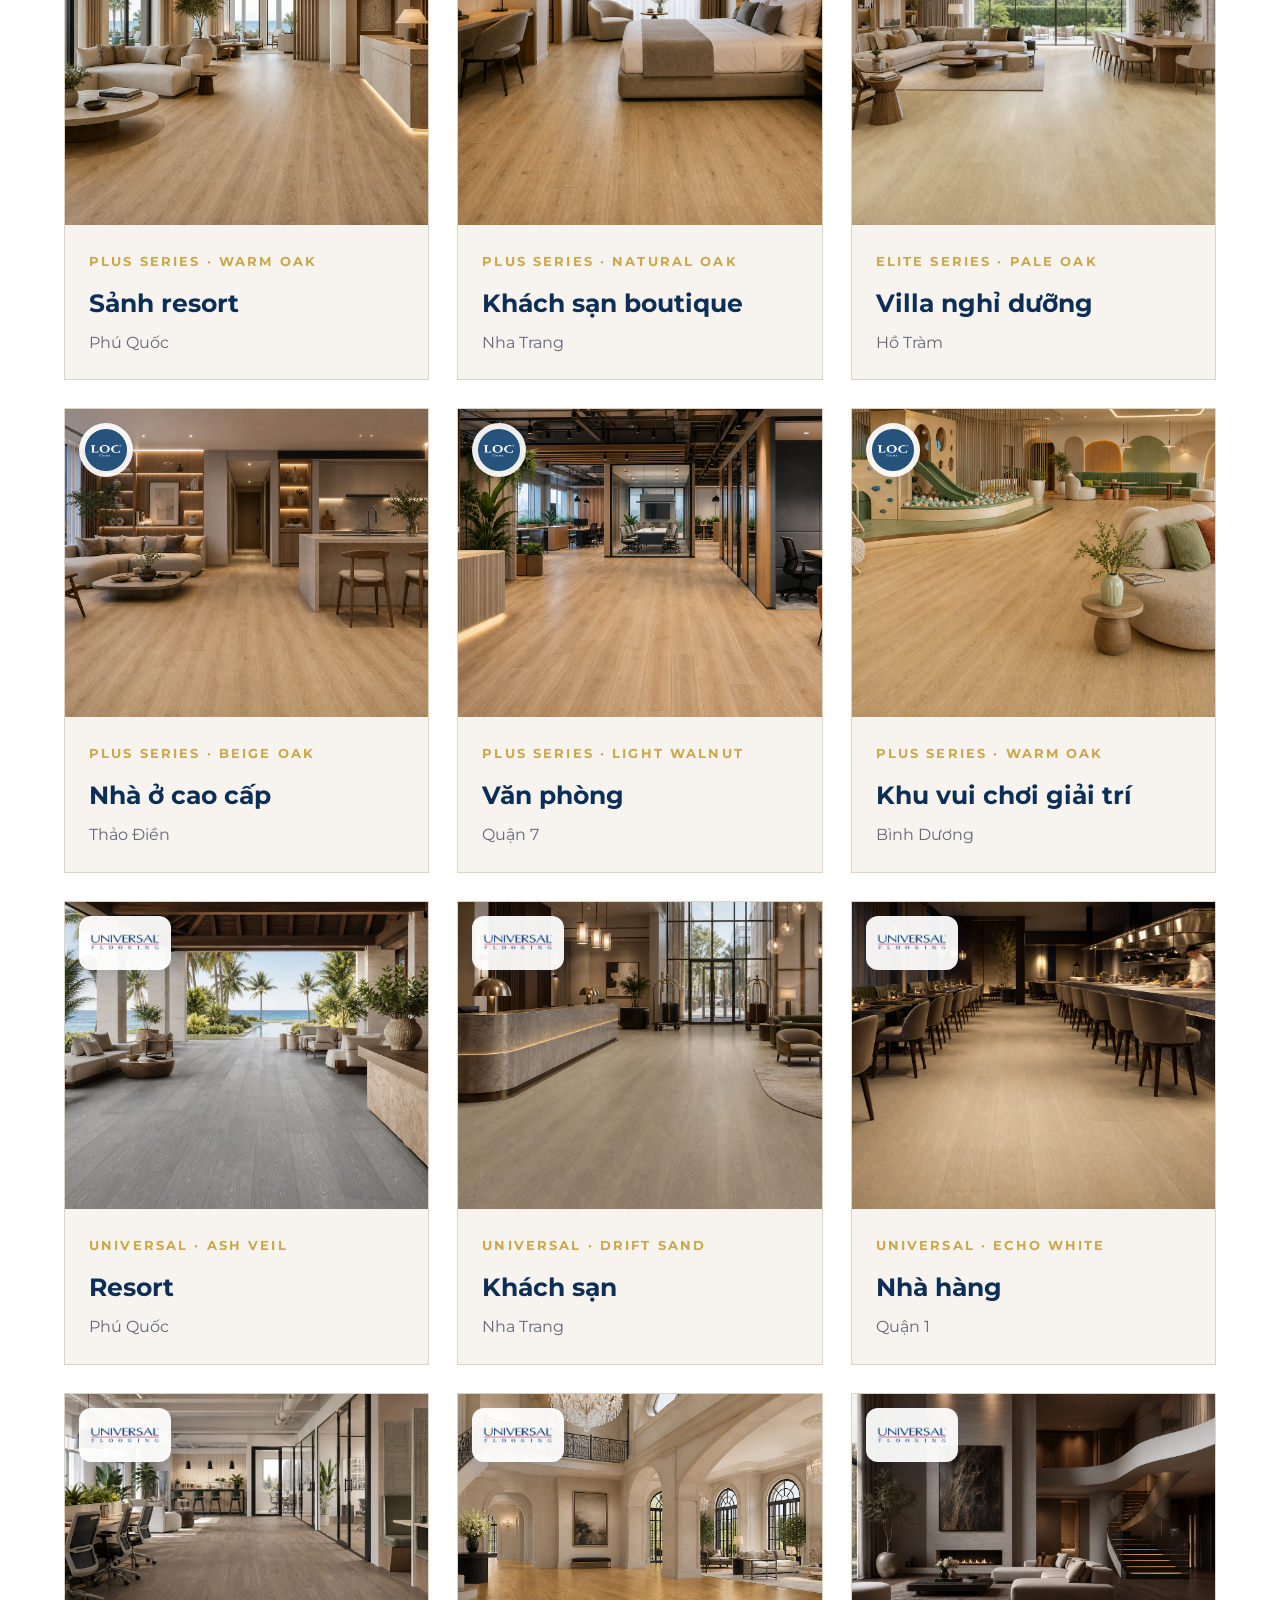
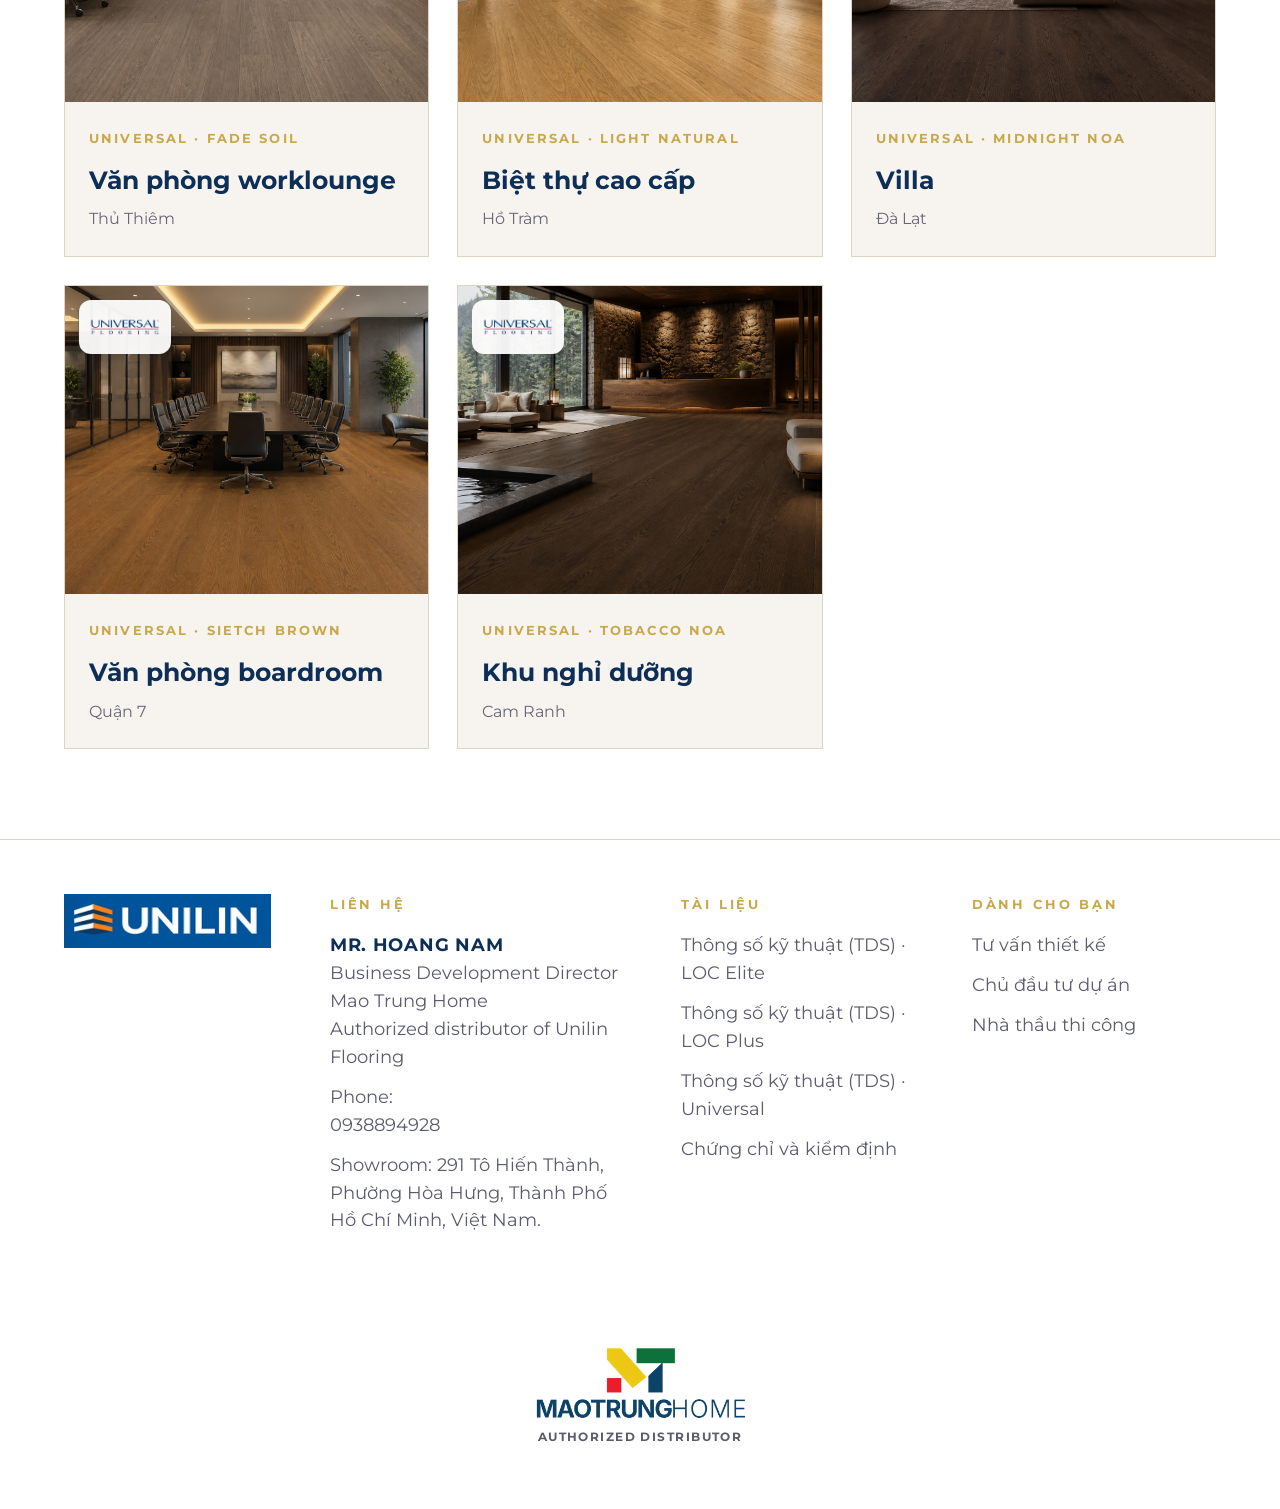
<file: LOC_projects.html>
<!DOCTYPE html>
<html lang="vi">
<head>
<meta charset="UTF-8">
<meta name="viewport" content="width=device-width, initial-scale=1">
<title>LOC Vietnam — Dự án</title>
<link rel="icon" type="image/png" href="assets/unilin-favicon.png">
<link rel="preconnect" href="https://fonts.googleapis.com">
<link rel="preconnect" href="https://fonts.gstatic.com" crossorigin>
<link href="https://fonts.googleapis.com/css2?family=Montserrat:wght@400;500;600;700;800&display=swap" rel="stylesheet">
<link rel="stylesheet" href="loc-site.css?v=20260718-doccompact2">
</head>
<body>
<a class="skip" href="#main">Đi đến nội dung</a>
<header class="header">
  <div class="header-inner">
    <a class="logo-wrap" href="LOC_Landingpage_CD.html" aria-label="Unilin Flooring — Trang chủ"><img class="loc-logo unilin-mark" src="assets/unilin-logo-blue.jpg" alt="Unilin"></a>
    <nav class="nav" aria-label="Điều hướng chính"><a class="" href="LOC_Landingpage_CD.html">Trang chủ</a><a class="" href="LOC_about.html">Về chúng tôi</a><a class="" href="LOC_products.html">Sản phẩm</a><a class="active" href="LOC_projects.html">Dự án</a><a class="" href="LOC_documents.html">Tài liệu</a></nav>
    <div class="header-actions"><span class="header-distributor-logo" aria-label="Mao Trung Home authorized distributor"><img src="assets/mao-trung-home-logo.png" alt="Mao Trung Home"><small>authorized distributor</small></span></div>
  </div>
</header>
<main id="main">
<section class="page-hero compact"><div class="page"><nav class="breadcrumb"><a href="LOC_Landingpage_CD.html">Trang chủ</a><span>›</span><strong>Dự án</strong></nav><div class="page-hero-copy"><div><h1 class="display">DỰ ÁN</h1></div></div></div></section>
<section class="projects-library">
  <div class="page">
    <div class="toolbar minimal"><span>20 không gian tham chiếu</span></div>
    <div class="projects-grid">
      <article class="project-card"><img src="assets/product-scenes-corrected/01-elite-LFE00458.png" alt="Phòng khách căn hộ"><div><small>Elite Series · LFE00458</small><h3>Phòng khách căn hộ</h3><p>TP.HCM</p></div></article>
      <article class="project-card"><img src="assets/product-scenes-corrected/02-elite-LFE00461.png" alt="Phòng ngủ master"><div><small>Elite Series · LFE00461</small><h3>Phòng ngủ master</h3><p>Đà Nẵng</p></div></article>
      <article class="project-card"><img src="assets/product-scenes-corrected/06-elite-LFE00468.png" alt="Lounge khách sạn"><div><small>Elite Series · LFE00468</small><h3>Lounge khách sạn</h3><p>Quận 1</p></div></article>
      <article class="project-card"><img src="assets/product-scenes-corrected/08-plus-LPF00336AP.png" alt="Living dining căn hộ"><div><small>Plus Series · LPF00336AP</small><h3>Living dining căn hộ</h3><p>Thủ Thiêm</p></div></article>
      <article class="project-card"><img src="assets/product-scenes-corrected/12-plus-LPF00355AP.png" alt="Khu tiếp khách văn phòng"><div><small>Plus Series · LPF00355AP</small><h3>Khu tiếp khách văn phòng</h3><p>Quận 3</p></div></article>
      <article class="project-card"><img src="assets/product-scenes-corrected/24-plus-LPV00611AP.png" alt="Sales gallery"><div><small>Plus Series · LPV00611AP</small><h3>Sales gallery</h3><p>Phú Mỹ Hưng</p></div></article>
      <article class="project-card"><img src="assets/project-scenes-extra/resort-lobby.png" alt="Sảnh resort"><div><small>Plus Series · Warm Oak</small><h3>Sảnh resort</h3><p>Phú Quốc</p></div></article>
      <article class="project-card"><img src="assets/project-scenes-extra/boutique-hotel.png" alt="Phòng khách sạn"><div><small>Plus Series · Natural Oak</small><h3>Khách sạn boutique</h3><p>Nha Trang</p></div></article>
      <article class="project-card"><img src="assets/project-scenes-extra/luxury-villa.png" alt="Villa cao cấp"><div><small>Elite Series · Pale Oak</small><h3>Villa nghỉ dưỡng</h3><p>Hồ Tràm</p></div></article>
      <article class="project-card"><img src="assets/project-scenes-extra/premium-residence.png" alt="Nhà ở cao cấp"><div><small>Plus Series · Beige Oak</small><h3>Nhà ở cao cấp</h3><p>Thảo Điền</p></div></article>
      <article class="project-card"><img src="assets/project-scenes-extra/modern-office.png" alt="Văn phòng hiện đại"><div><small>Plus Series · Light Walnut</small><h3>Văn phòng</h3><p>Quận 7</p></div></article>
      <article class="project-card"><img src="assets/project-scenes-extra/entertainment-lounge.png" alt="Khu vui chơi giải trí"><div><small>Plus Series · Warm Oak</small><h3>Khu vui chơi giải trí</h3><p>Bình Dương</p></div></article>
      <article class="project-card universal-project"><img src="assets-02-universal/phoi-canh-thuc-te/ash-veil_resort.png" alt="Resort sử dụng Universal Ash Veil"><div><small>Universal · Ash Veil</small><h3>Resort</h3><p>Phú Quốc</p></div></article>
      <article class="project-card universal-project"><img src="assets-02-universal/phoi-canh-thuc-te/drift-sand_hotel.png" alt="Khách sạn sử dụng Universal Drift Sand"><div><small>Universal · Drift Sand</small><h3>Khách sạn</h3><p>Nha Trang</p></div></article>
      <article class="project-card universal-project"><img src="assets-02-universal/phoi-canh-thuc-te/echo-white_nha-hang.png" alt="Nhà hàng sử dụng Universal Echo White"><div><small>Universal · Echo White</small><h3>Nhà hàng</h3><p>Quận 1</p></div></article>
      <article class="project-card universal-project"><img src="assets-02-universal/phoi-canh-thuc-te/fade-soil_van-phong-worklounge.png" alt="Văn phòng worklounge sử dụng Universal Fade Soil"><div><small>Universal · Fade Soil</small><h3>Văn phòng worklounge</h3><p>Thủ Thiêm</p></div></article>
      <article class="project-card universal-project"><img src="assets-02-universal/phoi-canh-thuc-te/light-natural_biet-thu-cao-cap.png" alt="Biệt thự cao cấp sử dụng Universal Light Natural"><div><small>Universal · Light Natural</small><h3>Biệt thự cao cấp</h3><p>Hồ Tràm</p></div></article>
      <article class="project-card universal-project"><img src="assets-02-universal/phoi-canh-thuc-te/midnight-noa_villa.png" alt="Villa sử dụng Universal Midnight NOA"><div><small>Universal · Midnight NOA</small><h3>Villa</h3><p>Đà Lạt</p></div></article>
      <article class="project-card universal-project"><img src="assets-02-universal/phoi-canh-thuc-te/sietch-brown_van-phong-boardroom.png" alt="Văn phòng boardroom sử dụng Universal Sietch Brown"><div><small>Universal · Sietch Brown</small><h3>Văn phòng boardroom</h3><p>Quận 7</p></div></article>
      <article class="project-card universal-project"><img src="assets-02-universal/phoi-canh-thuc-te/tobacco-noa_khu-nghi-duong.png" alt="Khu nghỉ dưỡng sử dụng Universal Tobacco NOA"><div><small>Universal · Tobacco NOA</small><h3>Khu nghỉ dưỡng</h3><p>Cam Ranh</p></div></article>
    </div>
  </div>
</section>
</main><section class="lu-contact-section section" aria-labelledby="contact-title">
    <footer class="lu-footer-detailed page" aria-labelledby="contact-title">
      <div class="foot-top">
        <div class="foot-brand">
          <div class="footer-moduleo-mark" aria-hidden="true"><img src="assets/unilin-logo-blue.jpg" alt=""></div>
        </div>
        <div class="foot-col foot-contact">
          <h2 id="contact-title">Liên hệ</h2>
          <p class="rep-line"><strong>MR. HOANG NAM</strong><br>Business Development Director<br>Mao Trung Home<br>Authorized distributor of Unilin Flooring</p>
          <p class="phone-line">Phone: <a href="tel:+84938894928">0938894928</a></p>
          <p>Showroom: 291 Tô Hiến Thành, Phường Hòa Hưng, Thành Phố Hồ Chí Minh, Việt Nam.</p>
        </div>
        <div class="foot-col">
          <h2>Tài liệu</h2>
          <a href="LOC_documents.html?type=TDS">Thông số kỹ thuật (TDS) · LOC Elite</a>
          <a href="LOC_documents.html?type=TDS">Thông số kỹ thuật (TDS) · LOC Plus</a>
          <a href="LOC_documents.html?type=TDS">Thông số kỹ thuật (TDS) · Universal</a>
          <a href="LOC_documents.html?type=Certificate">Chứng chỉ và kiểm định</a>
        </div>
        <div class="foot-col">
          <h2>Dành cho bạn</h2>
          <a href="LOC_products.html">Tư vấn thiết kế</a>
          <a href="LOC_projects.html">Chủ đầu tư dự án</a>
          <a href="LOC_documents.html">Nhà thầu thi công</a>
        </div>
      </div>
      <div class="foot-bot">
        <div class="footer-distributor">
          <img class="mao-logo" src="assets/mao-trung-home-logo.png" alt="Mao Trung Home">
          <span class="foot-by">authorized distributor</span>
        </div>
      </div>
    </footer>
  </section>
<div class="contact-modal" id="contactModal" role="dialog" aria-modal="true" aria-labelledby="contactTitle"><div class="contact-box"><button class="contact-close" type="button" data-contact-close>×</button><h3 id="contactTitle">Nhận tư vấn dự án</h3><form class="contact-form"><label>Tên<input required></label><label>Số điện thoại<input type="tel" inputmode="numeric" required></label><label>Email<input type="email"></label><label>Mô tả dự án & thông tin cần tư vấn<textarea required></textarea></label><button class="btn" type="submit">Gửi yêu cầu →</button><p class="contact-note"></p></form></div></div>
<script src="loc-site.js"></script>
</body>
</html>
</file>
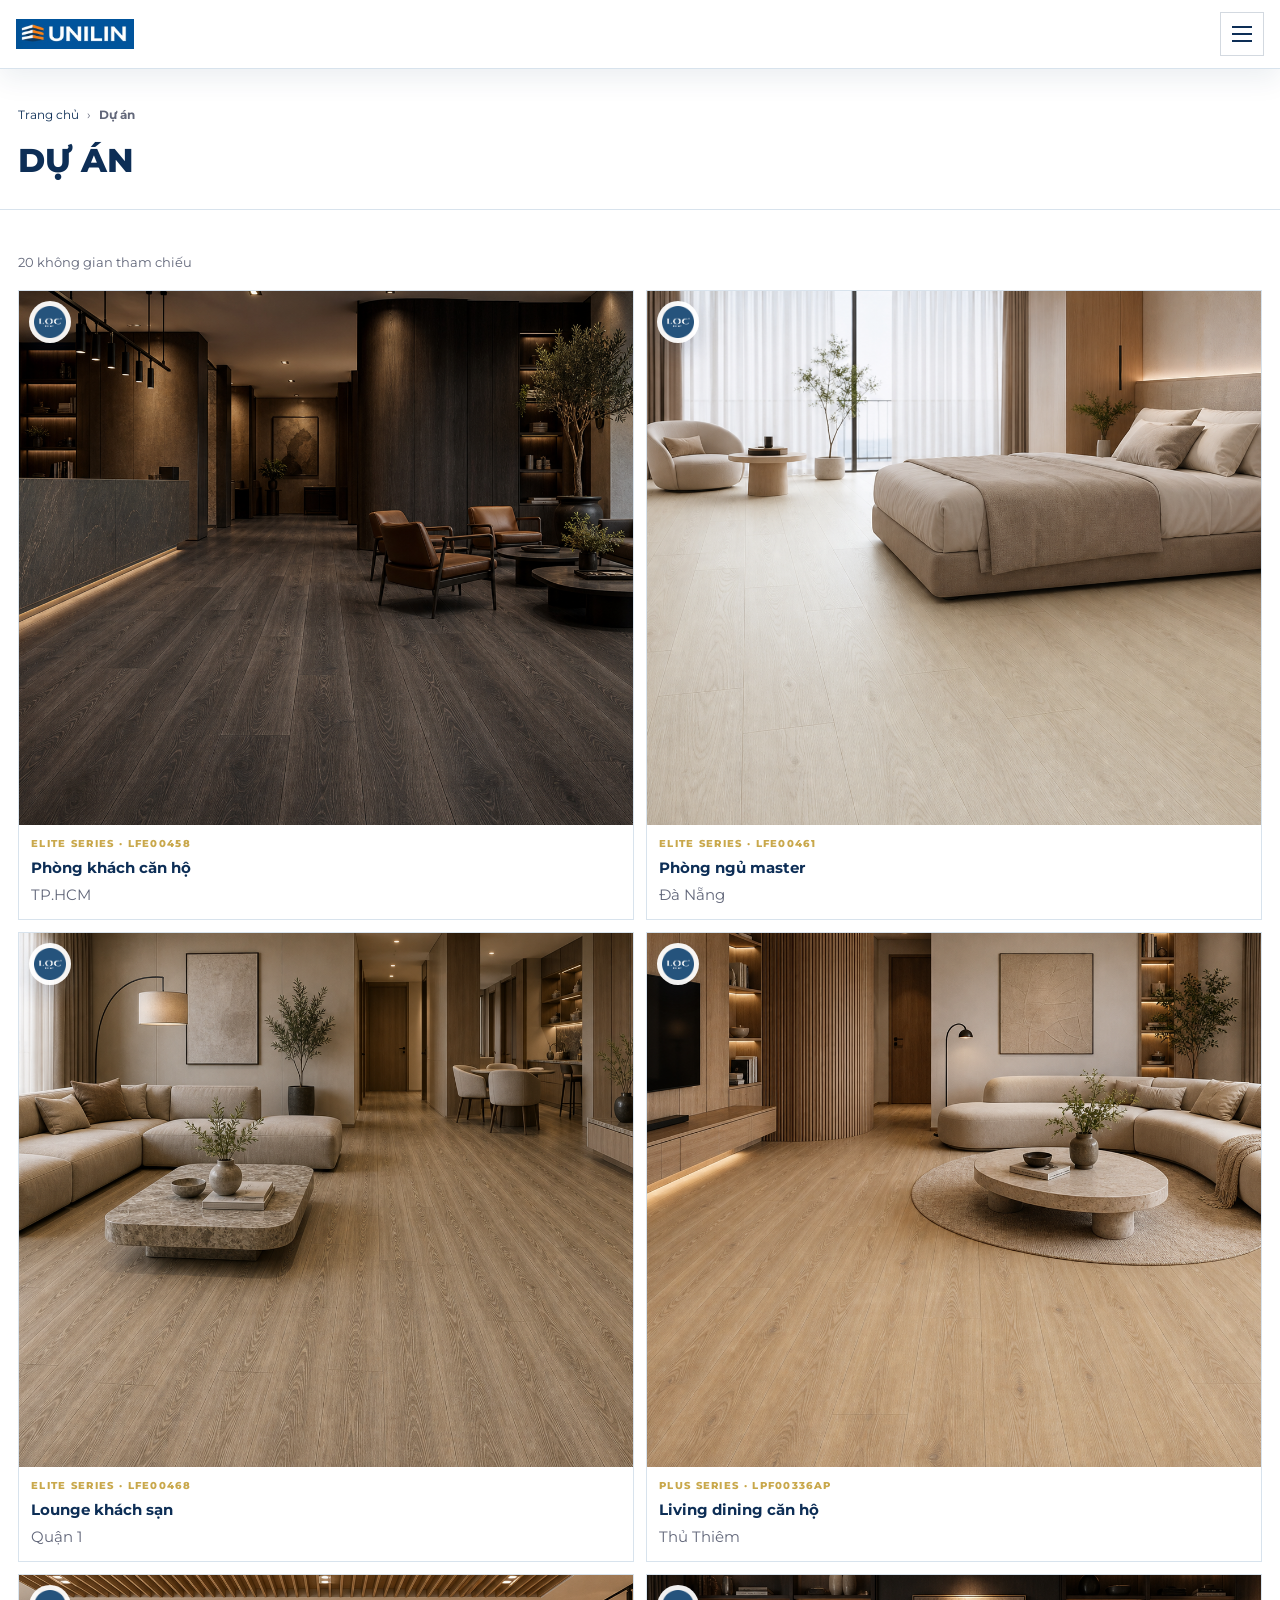
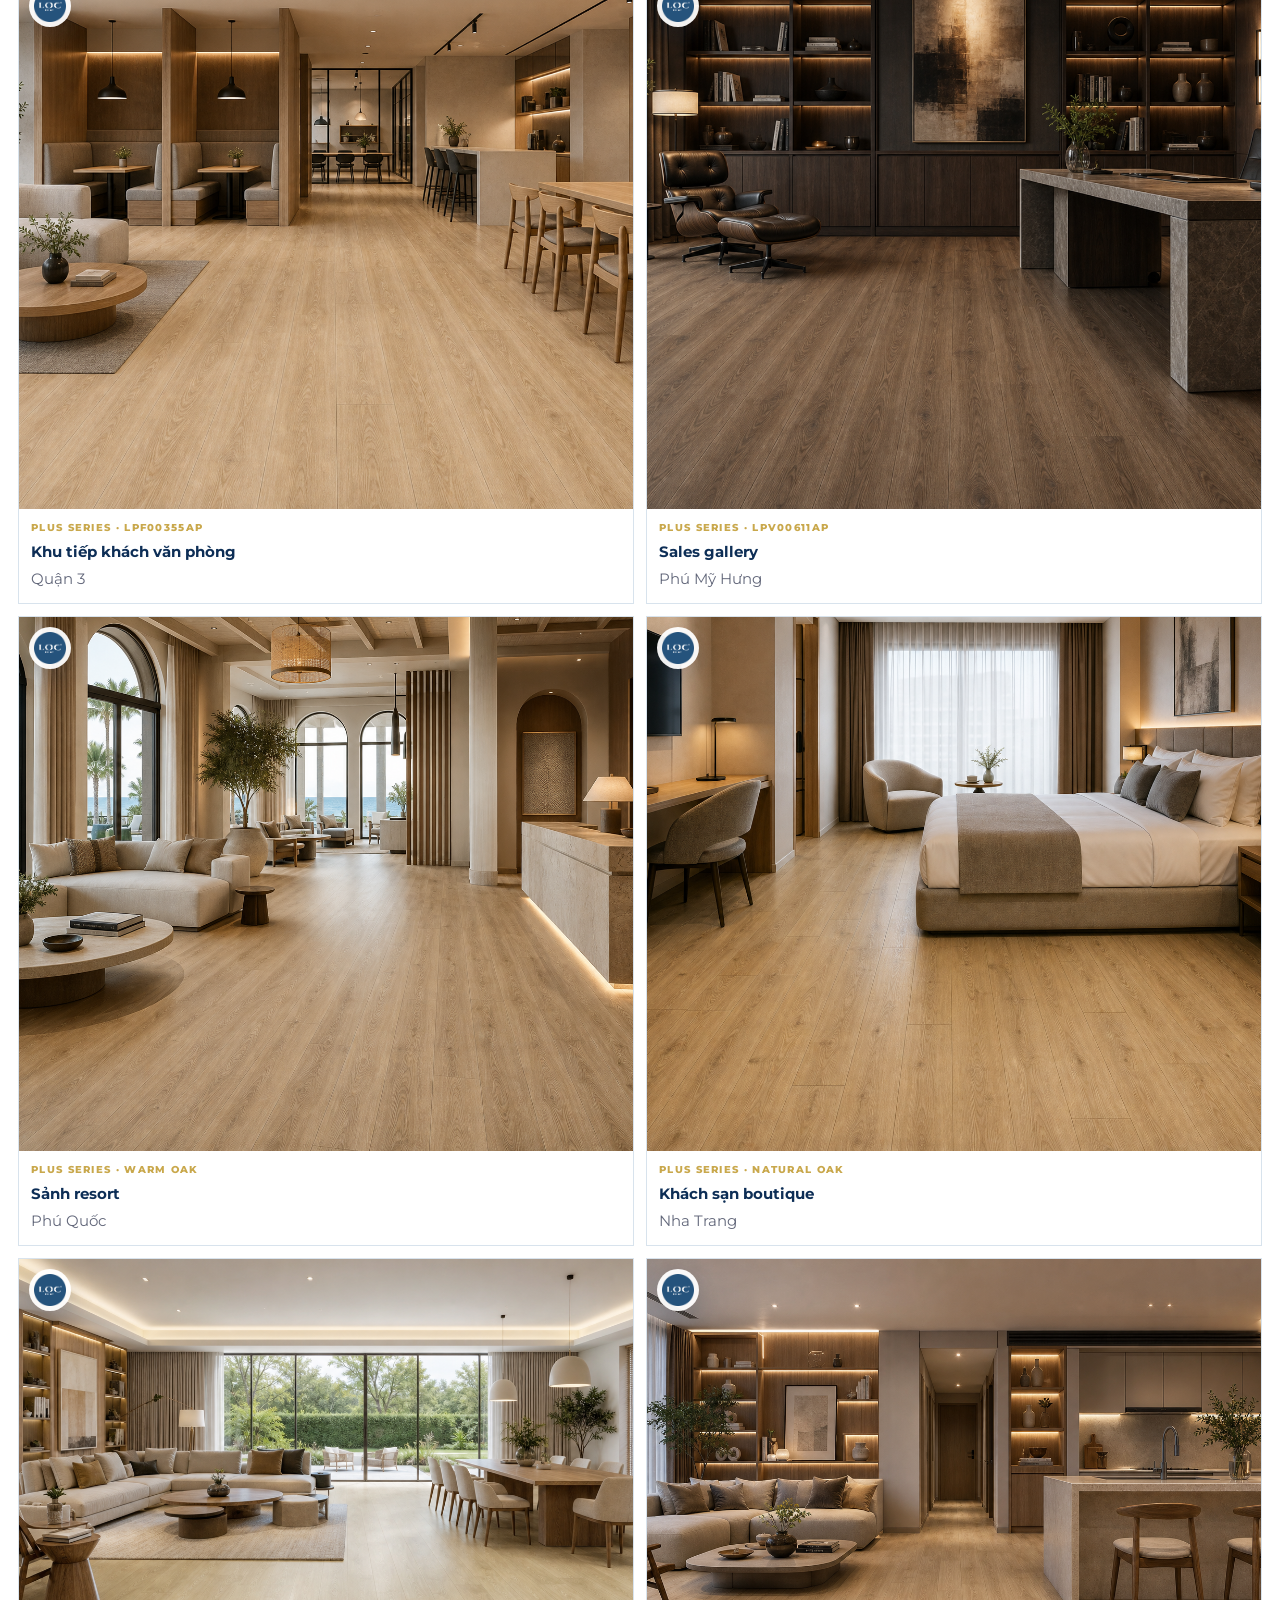
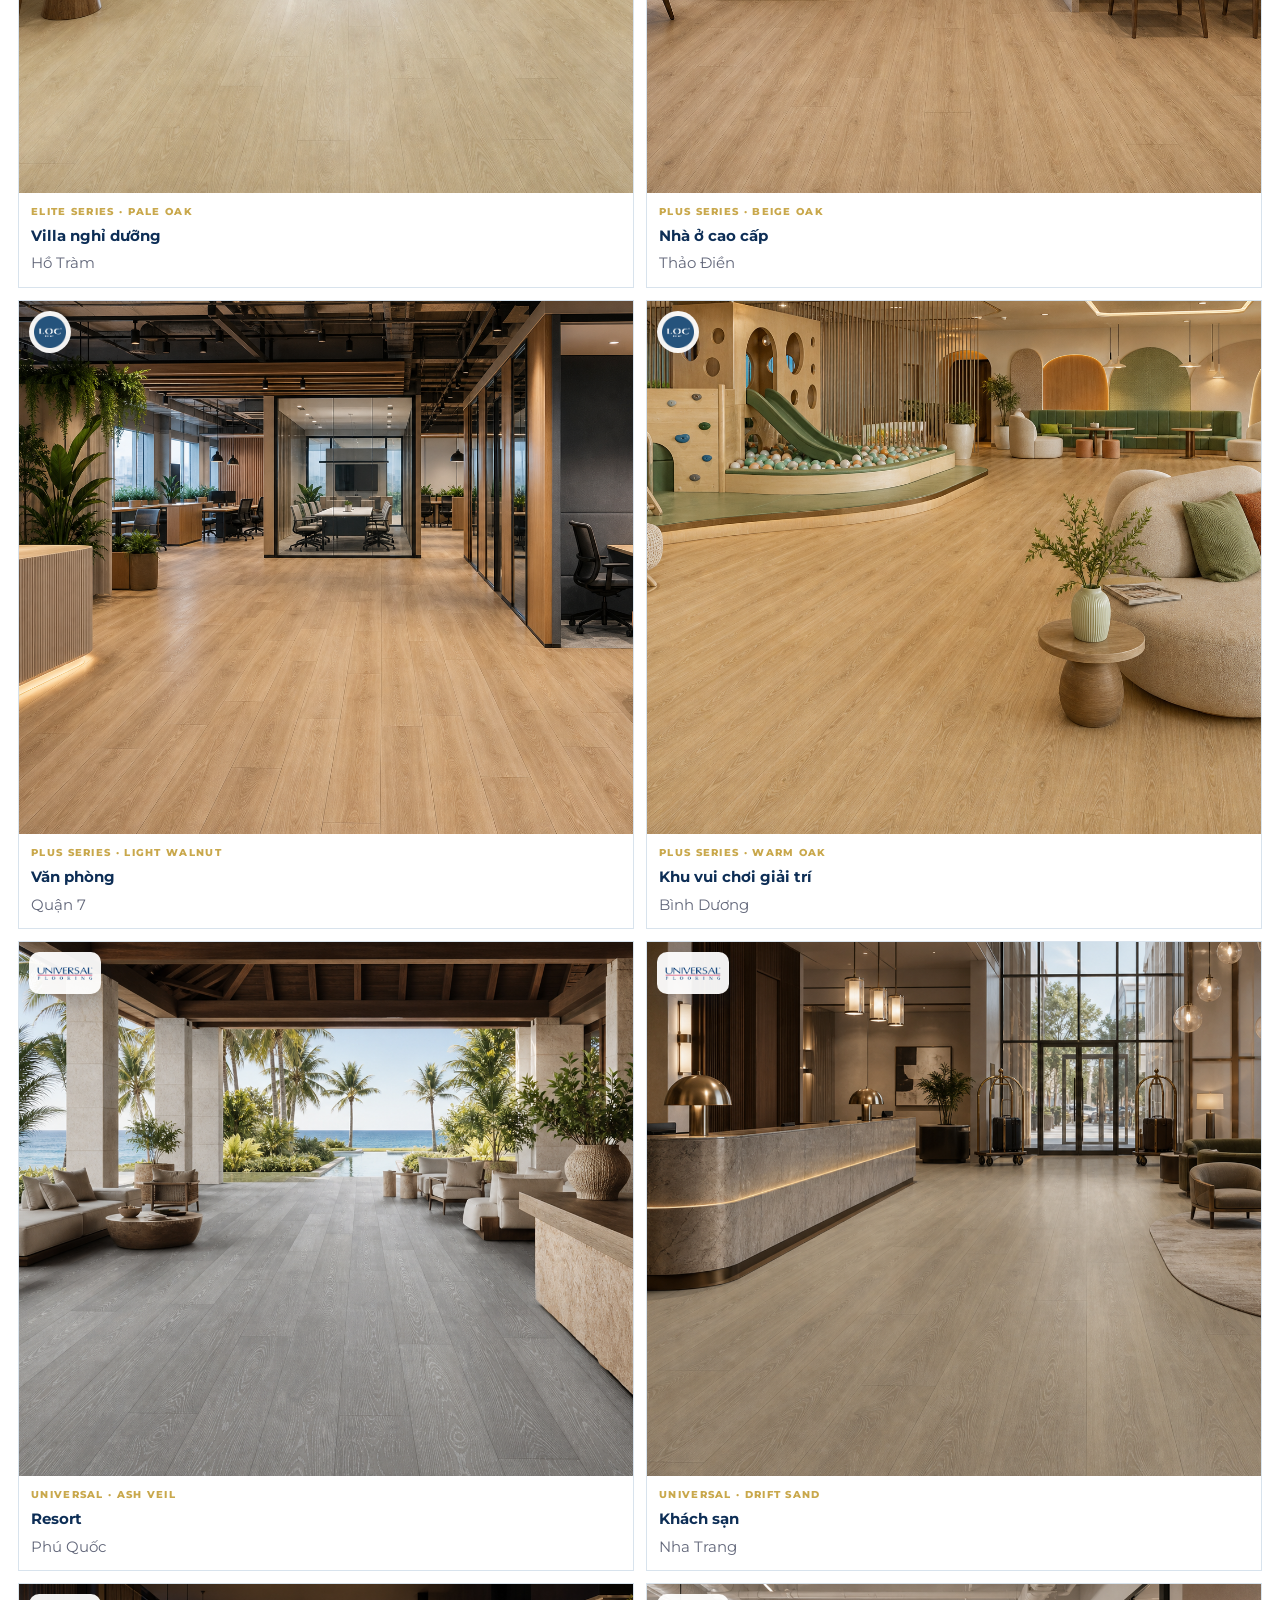
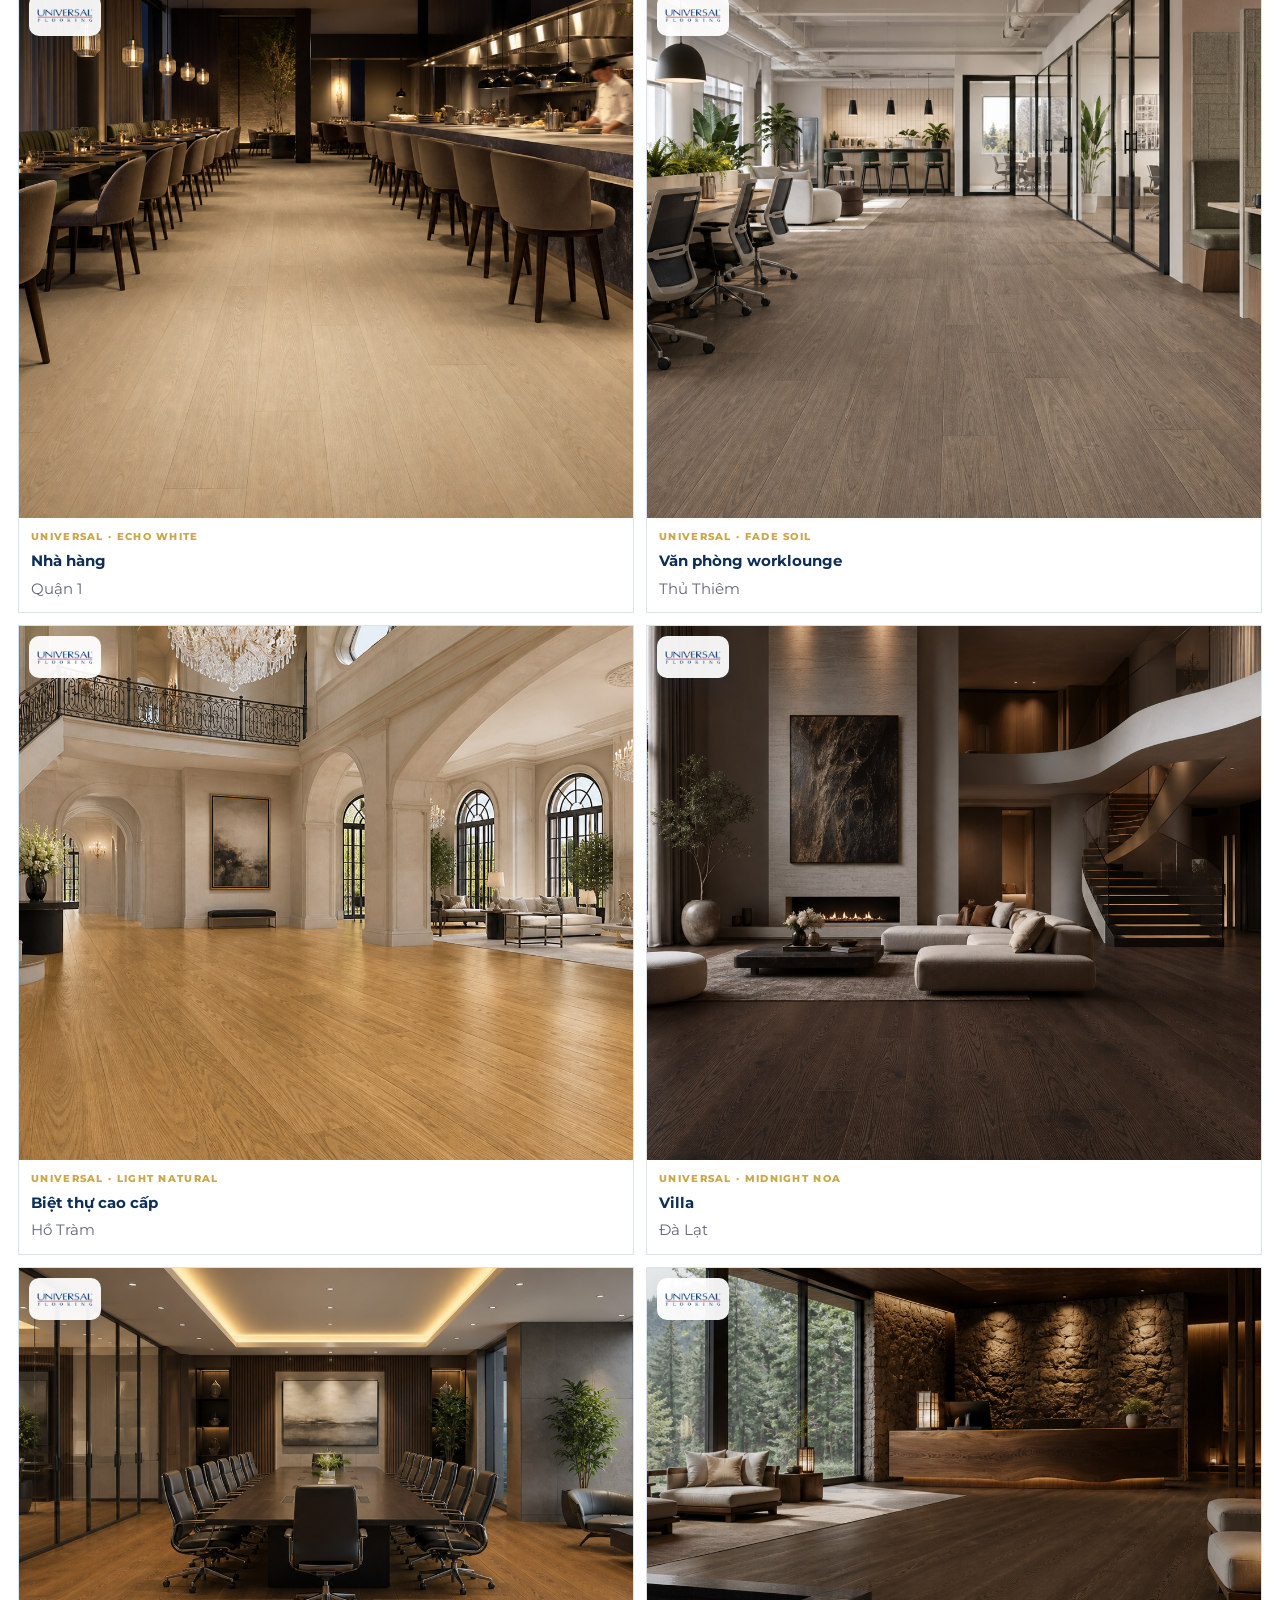
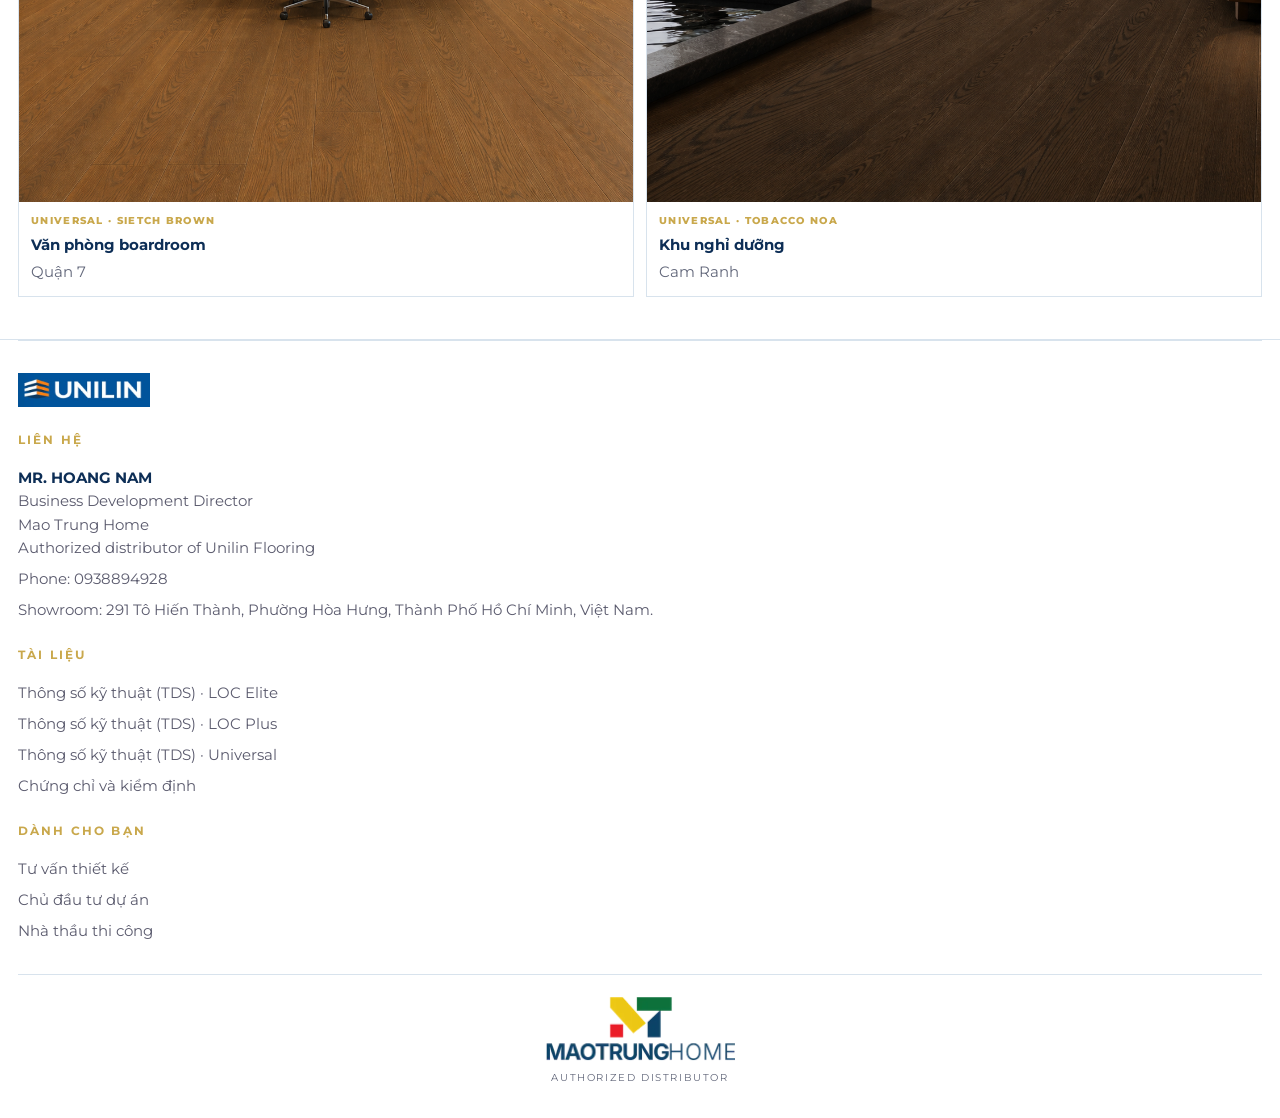
<file: LOC_projects_mobile.html>
<!DOCTYPE html>
<html lang="vi">
<head>
<meta charset="UTF-8">
<meta name="viewport" content="width=device-width, initial-scale=1">
<title>LOC Vietnam — Dự án</title>
<link rel="icon" type="image/png" href="assets/unilin-favicon.png">
<link rel="preconnect" href="https://fonts.googleapis.com">
<link rel="preconnect" href="https://fonts.gstatic.com" crossorigin>
<link href="https://fonts.googleapis.com/css2?family=Montserrat:wght@400;500;600;700;800&display=swap" rel="stylesheet">
<link rel="stylesheet" href="loc-site-mobile.css?v=20260718-mobilefb4">
</head>
<body>
<a class="skip" href="#main">Đi đến nội dung</a>
<header class="header">
  <div class="header-inner">
    <a class="logo-wrap" href="LOC_Landingpage_CD_mobile.html" aria-label="Unilin Flooring — Trang chủ"><img class="loc-logo unilin-mark" src="assets/unilin-logo-blue.jpg" alt="Unilin"></a>
    <button class="mobile-menu-toggle" type="button" aria-label="Mở menu" aria-expanded="false" data-menu-toggle><span></span><span></span><span></span></button>
    <nav class="nav" aria-label="Điều hướng chính" data-mobile-nav><a class="" href="LOC_Landingpage_CD_mobile.html">Trang chủ</a><a class="" href="LOC_about_mobile.html">Về chúng tôi</a><a class="" href="LOC_products_mobile.html">Sản phẩm</a><a class="active" href="LOC_projects_mobile.html">Dự án</a><a class="" href="LOC_documents_mobile.html">Tài liệu</a></nav>
    <div class="header-actions"><span class="header-distributor-logo" aria-label="Mao Trung Home authorized distributor"><img src="assets/mao-trung-home-logo.png" alt="Mao Trung Home"><small>authorized distributor</small></span></div>
  </div>
</header>
<main id="main">
<section class="page-hero compact"><div class="page"><nav class="breadcrumb"><a href="LOC_Landingpage_CD_mobile.html">Trang chủ</a><span>›</span><strong>Dự án</strong></nav><div class="page-hero-copy"><div><h1 class="display">DỰ ÁN</h1></div></div></div></section>
<section class="projects-library">
  <div class="page">
    <div class="toolbar minimal"><span>20 không gian tham chiếu</span></div>
    <div class="projects-grid">
      <article class="project-card"><img src="assets/product-scenes-corrected/01-elite-LFE00458.png" alt="Phòng khách căn hộ"><div><small>Elite Series · LFE00458</small><h3>Phòng khách căn hộ</h3><p>TP.HCM</p></div></article>
      <article class="project-card"><img src="assets/product-scenes-corrected/02-elite-LFE00461.png" alt="Phòng ngủ master"><div><small>Elite Series · LFE00461</small><h3>Phòng ngủ master</h3><p>Đà Nẵng</p></div></article>
      <article class="project-card"><img src="assets/product-scenes-corrected/06-elite-LFE00468.png" alt="Lounge khách sạn"><div><small>Elite Series · LFE00468</small><h3>Lounge khách sạn</h3><p>Quận 1</p></div></article>
      <article class="project-card"><img src="assets/product-scenes-corrected/08-plus-LPF00336AP.png" alt="Living dining căn hộ"><div><small>Plus Series · LPF00336AP</small><h3>Living dining căn hộ</h3><p>Thủ Thiêm</p></div></article>
      <article class="project-card"><img src="assets/product-scenes-corrected/12-plus-LPF00355AP.png" alt="Khu tiếp khách văn phòng"><div><small>Plus Series · LPF00355AP</small><h3>Khu tiếp khách văn phòng</h3><p>Quận 3</p></div></article>
      <article class="project-card"><img src="assets/product-scenes-corrected/24-plus-LPV00611AP.png" alt="Sales gallery"><div><small>Plus Series · LPV00611AP</small><h3>Sales gallery</h3><p>Phú Mỹ Hưng</p></div></article>
      <article class="project-card"><img src="assets/project-scenes-extra/resort-lobby.png" alt="Sảnh resort"><div><small>Plus Series · Warm Oak</small><h3>Sảnh resort</h3><p>Phú Quốc</p></div></article>
      <article class="project-card"><img src="assets/project-scenes-extra/boutique-hotel.png" alt="Phòng khách sạn"><div><small>Plus Series · Natural Oak</small><h3>Khách sạn boutique</h3><p>Nha Trang</p></div></article>
      <article class="project-card"><img src="assets/project-scenes-extra/luxury-villa.png" alt="Villa cao cấp"><div><small>Elite Series · Pale Oak</small><h3>Villa nghỉ dưỡng</h3><p>Hồ Tràm</p></div></article>
      <article class="project-card"><img src="assets/project-scenes-extra/premium-residence.png" alt="Nhà ở cao cấp"><div><small>Plus Series · Beige Oak</small><h3>Nhà ở cao cấp</h3><p>Thảo Điền</p></div></article>
      <article class="project-card"><img src="assets/project-scenes-extra/modern-office.png" alt="Văn phòng hiện đại"><div><small>Plus Series · Light Walnut</small><h3>Văn phòng</h3><p>Quận 7</p></div></article>
      <article class="project-card"><img src="assets/project-scenes-extra/entertainment-lounge.png" alt="Khu vui chơi giải trí"><div><small>Plus Series · Warm Oak</small><h3>Khu vui chơi giải trí</h3><p>Bình Dương</p></div></article>
      <article class="project-card universal-project"><img src="assets-02-universal/phoi-canh-thuc-te/ash-veil_resort.png" alt="Resort sử dụng Universal Ash Veil"><div><small>Universal · Ash Veil</small><h3>Resort</h3><p>Phú Quốc</p></div></article>
      <article class="project-card universal-project"><img src="assets-02-universal/phoi-canh-thuc-te/drift-sand_hotel.png" alt="Khách sạn sử dụng Universal Drift Sand"><div><small>Universal · Drift Sand</small><h3>Khách sạn</h3><p>Nha Trang</p></div></article>
      <article class="project-card universal-project"><img src="assets-02-universal/phoi-canh-thuc-te/echo-white_nha-hang.png" alt="Nhà hàng sử dụng Universal Echo White"><div><small>Universal · Echo White</small><h3>Nhà hàng</h3><p>Quận 1</p></div></article>
      <article class="project-card universal-project"><img src="assets-02-universal/phoi-canh-thuc-te/fade-soil_van-phong-worklounge.png" alt="Văn phòng worklounge sử dụng Universal Fade Soil"><div><small>Universal · Fade Soil</small><h3>Văn phòng worklounge</h3><p>Thủ Thiêm</p></div></article>
      <article class="project-card universal-project"><img src="assets-02-universal/phoi-canh-thuc-te/light-natural_biet-thu-cao-cap.png" alt="Biệt thự cao cấp sử dụng Universal Light Natural"><div><small>Universal · Light Natural</small><h3>Biệt thự cao cấp</h3><p>Hồ Tràm</p></div></article>
      <article class="project-card universal-project"><img src="assets-02-universal/phoi-canh-thuc-te/midnight-noa_villa.png" alt="Villa sử dụng Universal Midnight NOA"><div><small>Universal · Midnight NOA</small><h3>Villa</h3><p>Đà Lạt</p></div></article>
      <article class="project-card universal-project"><img src="assets-02-universal/phoi-canh-thuc-te/sietch-brown_van-phong-boardroom.png" alt="Văn phòng boardroom sử dụng Universal Sietch Brown"><div><small>Universal · Sietch Brown</small><h3>Văn phòng boardroom</h3><p>Quận 7</p></div></article>
      <article class="project-card universal-project"><img src="assets-02-universal/phoi-canh-thuc-te/tobacco-noa_khu-nghi-duong.png" alt="Khu nghỉ dưỡng sử dụng Universal Tobacco NOA"><div><small>Universal · Tobacco NOA</small><h3>Khu nghỉ dưỡng</h3><p>Cam Ranh</p></div></article>
    </div>
  </div>
</section>
</main><section class="lu-contact-section section" aria-labelledby="contact-title">
    <footer class="lu-footer-detailed page" aria-labelledby="contact-title">
      <div class="foot-top">
        <div class="foot-brand">
          <div class="footer-moduleo-mark" aria-hidden="true"><img src="assets/unilin-logo-blue.jpg" alt=""></div>
        </div>
        <div class="foot-col foot-contact">
          <h2 id="contact-title">Liên hệ</h2>
          <p class="rep-line"><strong>MR. HOANG NAM</strong><br>Business Development Director<br>Mao Trung Home<br>Authorized distributor of Unilin Flooring</p>
          <p class="phone-line">Phone: <a href="tel:+84938894928">0938894928</a></p>
          <p>Showroom: 291 Tô Hiến Thành, Phường Hòa Hưng, Thành Phố Hồ Chí Minh, Việt Nam.</p>
        </div>
        <div class="foot-col">
          <h2>Tài liệu</h2>
          <a href="LOC_documents_mobile.html?type=TDS">Thông số kỹ thuật (TDS) · LOC Elite</a>
          <a href="LOC_documents_mobile.html?type=TDS">Thông số kỹ thuật (TDS) · LOC Plus</a>
          <a href="LOC_documents_mobile.html?type=TDS">Thông số kỹ thuật (TDS) · Universal</a>
          <a href="LOC_documents_mobile.html?type=Certificate">Chứng chỉ và kiểm định</a>
        </div>
        <div class="foot-col">
          <h2>Dành cho bạn</h2>
          <a href="LOC_products_mobile.html">Tư vấn thiết kế</a>
          <a href="LOC_projects_mobile.html">Chủ đầu tư dự án</a>
          <a href="LOC_documents_mobile.html">Nhà thầu thi công</a>
        </div>
      </div>
      <div class="foot-bot">
        <div class="footer-distributor">
          <img class="mao-logo" src="assets/mao-trung-home-logo.png" alt="Mao Trung Home">
          <span class="foot-by">authorized distributor</span>
        </div>
      </div>
    </footer>
  </section>
<div class="contact-modal" id="contactModal" role="dialog" aria-modal="true" aria-labelledby="contactTitle"><div class="contact-box"><button class="contact-close" type="button" data-contact-close>×</button><h3 id="contactTitle">Nhận tư vấn dự án</h3><form class="contact-form"><label>Tên<input required></label><label>Số điện thoại<input type="tel" inputmode="numeric" required></label><label>Email<input type="email"></label><label>Mô tả dự án & thông tin cần tư vấn<textarea required></textarea></label><button class="btn" type="submit">Gửi yêu cầu →</button><p class="contact-note"></p></form></div></div>
<script src="loc-site-mobile.js?v=20260718-mobilefb2"></script>
</body>
</html>
</file>
<file: loc-site.css>
:root{
  --navy:#0D2E56;
  --navy-2:#071F3D;
  --blue:#2D5F8C;
  --warm:#F7F4EF;
  --warm-2:#EFE8DD;
  --gold:#C9A84C;
  --ink:#17182A;
  --muted:#666779;
  --line:#DDD4C6;
  --white:#fff;
  --maxw:1440px;
  --gutter:64px;
  --sans:Arial, Helvetica, sans-serif;
}

/* Project carousel arrows */
.lu-project-carousel-shell{position:relative}
.lu-project-arrow{
  position:absolute;
  top:50%;
  z-index:8;
  width:48px;
  height:64px;
  display:grid;
  place-items:center;
  transform:translateY(-50%);
  border:1px solid rgba(255,255,255,.72);
  border-radius:999px;
  background:rgba(13,46,86,.82);
  color:#fff;
  box-shadow:0 16px 36px rgba(7,31,61,.22);
  font-size:34px;
  line-height:1;
}
.lu-project-arrow-prev{left:18px}
.lu-project-arrow-next{right:18px}

*{box-sizing:border-box}
html,body{margin:0;padding:0;scroll-behavior:smooth}
body{font-family:var(--sans);color:var(--ink);background:var(--warm);font-size:16px;line-height:1.55;-webkit-font-smoothing:antialiased;overflow-x:hidden}
a{color:inherit;text-decoration:none} img{display:block;max-width:100%} button,input,textarea{font:inherit}.page{max-width:var(--maxw);margin:0 auto;padding:0 var(--gutter)}
.skip{position:absolute;left:-999px;top:auto}.skip:focus{left:16px;top:16px;z-index:999;background:#fff;padding:12px}
.header{position:sticky;top:0;z-index:100;background:rgba(247,244,239,.94);border-bottom:1px solid rgba(13,46,86,.12);box-shadow:0 18px 40px rgba(13,46,86,.06);backdrop-filter:blur(14px)}
.header-inner{height:86px;display:flex;align-items:center;justify-content:space-between;gap:28px;max-width:var(--maxw);margin:0 auto;padding:0 var(--gutter)}
.logo-wrap{display:flex;align-items:center;gap:16px}.loc-logo{width:58px;height:58px;object-fit:contain}.brand-by{display:none}
.nav{display:flex;gap:0;border:1px solid rgba(13,46,86,.12);background:rgba(255,255,255,.42)}
.nav a{min-width:108px;padding:17px 18px;text-align:center;border-right:1px solid rgba(13,46,86,.1);font-size:12px;text-transform:uppercase;letter-spacing:.12em;color:var(--navy);font-weight:700;transition:.2s}.nav a:last-child{border-right:0}.nav a:hover,.nav a.active{background:var(--navy);color:#fff}.header-cta{display:none}.menu{display:none}
.kicker{margin:0 0 22px;color:var(--gold);font-size:12px;letter-spacing:.28em;text-transform:uppercase;font-weight:700}.display{margin:0;color:var(--navy);font-size:clamp(58px,5.8vw,92px);line-height:.98;letter-spacing:-.04em;font-weight:500}.section-title{margin:0;color:var(--navy);font-size:clamp(48px,4.8vw,78px);line-height:1.02;letter-spacing:-.035em;font-weight:500}.lede{margin:0;color:var(--muted);font-size:20px;line-height:1.68;max-width:760px}.btn{display:inline-flex;align-items:center;gap:12px;min-height:54px;padding:0 24px;border:1px solid var(--navy);background:var(--navy);color:#fff;font-weight:700;font-size:13px;letter-spacing:.1em;text-transform:uppercase}.btn.outline{background:transparent;color:var(--navy)}.btn.light{background:#fff;color:var(--navy);border-color:#fff}.btn:hover{background:var(--gold);border-color:var(--gold);color:var(--ink)}
.hero-home{min-height:calc(100vh - 86px);position:relative;display:grid;align-items:end;border-bottom:1px solid var(--line);background:var(--navy);overflow:hidden}.hero-copy{position:relative;z-index:2;padding:0 var(--gutter) 92px;color:#fff}.hero-copy .display{max-width:8.8em;color:#fff;text-shadow:0 20px 55px rgba(0,0,0,.28)}.hero-copy .lede{margin-top:22px;max-width:560px;color:rgba(255,255,255,.82);font-size:20px}.hero-media{position:absolute;inset:0;min-height:0;overflow:hidden}.hero-media img{position:absolute;inset:0;width:100%;height:100%;object-fit:cover}.hero-media:after{content:'';position:absolute;inset:0;background:linear-gradient(90deg,rgba(5,18,35,.72),rgba(13,46,86,.38) 45%,rgba(13,46,86,.18)),linear-gradient(180deg,rgba(13,46,86,.12),rgba(5,18,35,.72))}.proof-row{display:none}.chip-proof{display:inline-flex;align-items:center;gap:10px;min-height:38px;padding:8px 12px;border:1px solid rgba(13,46,86,.14);background:rgba(255,255,255,.54);color:var(--navy);font-size:10px;letter-spacing:.16em;text-transform:uppercase;font-weight:700}.chip-proof img{height:18px;width:auto}.be-flag{width:27px;height:18px;display:grid;grid-template-columns:repeat(3,1fr);box-shadow:inset 0 0 0 1px rgba(0,0,0,.08)}.be-flag span:nth-child(1){background:#000}.be-flag span:nth-child(2){background:#ffd90c}.be-flag span:nth-child(3){background:#ef3340}.home-stats{display:none;grid-template-columns:repeat(3,1fr);gap:1px;margin-top:48px;border:1px solid var(--line);background:var(--line);max-width:620px}.home-stat{padding:22px;background:#fff}.home-stat strong{display:block;color:var(--navy);font-size:36px;line-height:1}.home-stat span{display:block;margin-top:8px;color:var(--muted);font-size:11px;letter-spacing:.16em;text-transform:uppercase;font-weight:700}
.home-links{padding:112px 0;background:#fff;border-bottom:1px solid var(--line)}.home-links-head{display:grid;grid-template-columns:.8fr 1fr;gap:80px;align-items:end;margin-bottom:52px}.portal-grid{display:grid;grid-template-columns:repeat(3,1fr);gap:1px;background:var(--line);border:1px solid var(--line)}.portal{min-height:320px;background:var(--warm);padding:28px;display:flex;flex-direction:column;justify-content:space-between;transition:.25s}.portal:hover{background:var(--navy);color:#fff}.portal span{color:var(--gold);font-size:11px;letter-spacing:.18em;text-transform:uppercase;font-weight:700}.portal h3{margin:0;color:inherit;font-size:30px;line-height:1.12;font-weight:500}.portal p{margin:18px 0 0;color:var(--muted);line-height:1.55}.portal:hover p{color:rgba(255,255,255,.72)}.portal b{font-weight:400;color:var(--gold);font-size:24px}.feature-band{padding:104px 0;border-bottom:1px solid var(--line);background:var(--warm)}.feature-grid{display:grid;grid-template-columns:1fr 1fr;gap:28px}.feature-card{position:relative;min-height:480px;overflow:hidden;background:var(--navy);color:#fff}.feature-card img{position:absolute;inset:0;width:100%;height:100%;object-fit:cover}.feature-card:after{content:'';position:absolute;inset:0;background:linear-gradient(180deg,rgba(13,46,86,.08),rgba(13,46,86,.78))}.feature-card div{position:absolute;left:34px;right:34px;bottom:32px;z-index:2}.feature-card h3{font-size:36px;margin:0 0 12px}.feature-card p{margin:0;color:rgba(255,255,255,.72)}
.page-hero{padding:96px 0 70px;background:var(--warm);border-bottom:1px solid var(--line)}.breadcrumb{display:flex;gap:10px;margin-bottom:46px;color:var(--muted);font-size:13px}.breadcrumb a{color:var(--navy)}.page-hero-copy{display:grid;grid-template-columns:.9fr 1fr;gap:76px;align-items:end}.page-hero .lede{max-width:680px}.about-intro,.about-feature,.catalog-intro,.projects-library,.document-section{padding:90px 0;background:#fff;border-bottom:1px solid var(--line)}.about-grid{display:grid;grid-template-columns:.9fr 1.1fr;gap:72px;align-items:center}.about-image{height:560px;overflow:hidden}.about-image img{width:100%;height:100%;object-fit:cover}.about-copy h2{margin:0 0 24px;color:var(--navy);font-size:48px;line-height:1.08}.about-copy p{color:var(--muted);font-size:19px;line-height:1.75}.evidence-grid{display:grid;grid-template-columns:repeat(3,1fr);gap:1px;background:var(--line);border:1px solid var(--line);margin-top:40px}.evidence{background:var(--warm);padding:26px}.evidence strong{display:block;color:var(--navy);font-size:28px}.evidence span{display:block;margin-top:8px;color:var(--muted)}.unilin-panel{display:grid;grid-template-columns:1fr 1fr;gap:1px;background:var(--line);border:1px solid var(--line)}.unilin-panel>*{background:var(--warm);padding:38px}.unilin-panel h2{font-size:42px;color:var(--navy);margin:0}.unilin-panel p{color:var(--muted);font-size:18px;line-height:1.7;margin:0}
.catalog-layout,.document-layout{display:grid;grid-template-columns:282px minmax(0,1fr);gap:34px;align-items:start}.filter-panel{position:sticky;top:116px;background:#fff;border:1px solid var(--line);padding:28px;min-height:300px}.filter-panel small{display:block;margin-bottom:8px;color:var(--gold);font-size:10px;letter-spacing:.2em;text-transform:uppercase;font-weight:700}.filter-panel h2{margin:0 0 22px;color:var(--navy);font-size:32px}.filter-options{display:grid;gap:10px}.filter-options button,.filter-panel a{display:block;width:100%;text-align:left;padding:15px 0;border:0;border-top:1px solid var(--line);background:transparent;color:var(--ink);font-weight:700;cursor:pointer}.filter-options button.active,.filter-options button:hover,.filter-panel a:hover{color:var(--gold)}.toolbar{display:flex;justify-content:space-between;align-items:center;margin-bottom:24px;color:var(--muted);font-size:13px}.product-grid{display:grid;grid-template-columns:repeat(3,1fr);gap:24px}.product-card{background:#fff;border:1px solid var(--line);cursor:pointer}.product-card[hidden]{display:none}.product-image{aspect-ratio:1/1;background:var(--warm-2);overflow:hidden}.product-image img{width:100%;height:100%;object-fit:cover;transition:.35s}.product-card:hover img{transform:scale(1.04)}.product-meta{padding:18px 20px 22px}.product-meta small{color:var(--gold);letter-spacing:.16em;text-transform:uppercase;font-weight:700}.product-meta h3{margin:8px 0 0;color:var(--navy);font-size:22px}.product-meta p{margin:10px 0 0;color:var(--muted);font-size:14px}.series-cards{display:grid;grid-template-columns:repeat(2,1fr);gap:28px;margin-bottom:54px}.series-card{background:#fff;border:1px solid var(--line)}.series-card img{width:100%;height:320px;object-fit:cover}.series-card div{padding:32px}.series-card h2{color:var(--navy);font-size:36px;margin:0 0 14px}.series-card p{color:var(--muted);line-height:1.7;margin:0}
.projects-grid{display:grid;grid-template-columns:repeat(3,1fr);gap:28px}.project-card{background:var(--warm);border:1px solid var(--line);overflow:hidden}.project-card img{width:100%;aspect-ratio:1.18;object-fit:cover;transition:transform .45s ease}.project-card:hover img{transform:scale(1.035)}.project-card div{padding:24px}.project-card small{color:var(--gold);letter-spacing:.16em;text-transform:uppercase;font-weight:700}.project-card h3{margin:10px 0 8px;color:var(--navy);font-size:25px}.project-card p{margin:0;color:var(--muted)}.document-results{background:#fff;border:1px solid var(--line);padding:24px}.document-grid{display:grid;grid-template-columns:repeat(4,1fr);gap:1px;background:var(--line);border:1px solid var(--line)}.document-card{min-height:212px;padding:24px;background:var(--warm);display:flex;flex-direction:column;justify-content:space-between;transition:.25s}.document-card span{width:42px;height:42px;display:grid;place-items:center;border:1px solid var(--gold);color:var(--gold);font-weight:700;font-size:12px}.document-card strong{display:block;color:var(--navy);font-size:20px;line-height:1.2}.document-card em{font-style:normal;color:var(--muted);font-size:13px;line-height:1.4}.document-card:hover{background:var(--navy);transform:translateY(-3px)}.document-card:hover strong,.document-card:hover em{color:#fff}
.footer{padding:82px 0 36px;background:var(--navy);color:#fff}.foot-top{display:grid;grid-template-columns:1.1fr repeat(3,1fr);gap:44px;border-top:1px solid rgba(255,255,255,.16);border-bottom:1px solid rgba(255,255,255,.16);padding:46px 0}.foot-logo{width:120px}.foot-col h5{margin:0 0 18px;color:var(--gold);letter-spacing:.16em;text-transform:uppercase}.foot-col ul{list-style:none;margin:0;padding:0;display:grid;gap:10px}.foot-col li,.foot-col a{color:rgba(255,255,255,.72)}.foot-contact-actions{display:flex;gap:8px;margin-top:12px}.foot-contact-btn{width:42px;height:42px;display:grid;place-items:center;border:1px solid rgba(255,255,255,.2);color:#fff;font-size:12px}.foot-bot{display:flex;justify-content:space-between;align-items:center;padding-top:28px;color:rgba(255,255,255,.62)}.mao-logo{width:210px;background:#fff;padding:6px 10px}.mao-logo img{width:100%}
.modal-backdrop,.contact-modal{position:fixed;inset:0;z-index:500;background:rgba(7,15,30,.72);display:none;align-items:center;justify-content:center;padding:32px}.modal-backdrop.open,.contact-modal.open{display:flex}.product-modal,.contact-box{background:var(--warm);width:min(1120px,94vw);max-height:90vh;overflow:auto;display:grid;grid-template-columns:1.1fr .9fr;position:relative}.product-modal-media{min-height:620px;background:var(--navy)}.product-modal-media img{width:100%;height:100%;object-fit:cover}.product-modal-content{padding:42px}.modal-close,.contact-close{position:absolute;right:18px;top:18px;width:48px;height:48px;border:0;background:var(--navy);color:#fff;font-size:28px;cursor:pointer}.product-modal-content h2{color:var(--navy);font-size:46px;margin:0 0 10px}.product-modal-content dl{display:grid;gap:1px;background:var(--line);border:1px solid var(--line);margin:26px 0}.product-modal-content div.spec-row{display:grid;grid-template-columns:160px 1fr;background:#fff}.spec-row dt,.spec-row dd{margin:0;padding:14px}.spec-row dt{color:var(--muted)}.contact-box{grid-template-columns:1fr;width:min(620px,92vw);padding:42px}.contact-box h3{font-size:36px;color:var(--navy);margin:0 0 24px}.contact-form{display:grid;gap:14px}.contact-form label{display:grid;gap:6px;color:var(--muted);font-size:13px}.contact-form input,.contact-form textarea{border:1px solid var(--line);padding:14px;background:#fff}.contact-form textarea{min-height:120px;resize:vertical}.contact-note{margin:8px 0 0;color:var(--navy)}
@media(max-width:900px){.header-inner{padding:0 22px}.nav{display:none}.brand-by{display:none}.hero-home,.home-links-head,.feature-grid,.page-hero-copy,.about-grid,.catalog-layout,.document-layout,.unilin-panel{grid-template-columns:1fr}.portal-grid,.product-grid,.projects-grid,.document-grid,.series-cards{grid-template-columns:1fr}.hero-media{min-height:420px}.hero-copy,.page{padding-left:22px;padding-right:22px}.foot-top{grid-template-columns:1fr}.product-modal{grid-template-columns:1fr}.product-modal-media{min-height:360px}}

/* Feedback LOC 01.07.2026 */
.home-intro{padding:104px 0;background:#fff;border-bottom:1px solid var(--line)}
.home-intro-grid{display:grid;grid-template-columns:.86fr 1fr;gap:78px;align-items:center}.home-intro-media{height:520px;overflow:hidden}.home-intro-media img{width:100%;height:100%;object-fit:cover}.home-intro-copy p:not(.kicker){color:var(--muted);font-size:20px;line-height:1.72;max-width:700px}.home-docs{padding:92px 0;background:var(--warm);border-bottom:1px solid var(--line)}.quick-docs{display:grid;grid-template-columns:repeat(3,1fr);gap:1px;background:var(--line);border:1px solid var(--line);margin-top:36px}.quick-doc{min-height:190px;background:#fff;padding:28px;display:flex;flex-direction:column;justify-content:space-between}.quick-doc strong{color:var(--navy);font-size:28px}.quick-doc span{color:var(--gold);font-size:24px}.home-project-feature{padding:104px 0;background:#fff;border-bottom:1px solid var(--line)}.home-project-card{display:grid;grid-template-columns:.72fr 1.28fr;gap:1px;background:var(--line);border:1px solid var(--line)}.home-project-copy{background:var(--warm);padding:52px}.home-project-copy h2{margin:0;color:var(--navy);font-size:64px}.home-project-copy p{color:var(--muted);font-size:19px;line-height:1.68}.home-project-card img{width:100%;height:520px;object-fit:cover}.series-feature{padding:104px 0;background:var(--warm);border-bottom:1px solid var(--line)}.series-feature-grid{display:grid;grid-template-columns:repeat(2,1fr);gap:32px}.series-feature-card{background:#fff;border:1px solid var(--line)}.series-feature-card img{width:100%;height:430px;object-fit:cover}.series-feature-card div{padding:44px 42px 52px}.series-feature-card h2{margin:0 0 24px;color:var(--navy);font-size:56px;line-height:1}.series-feature-card p{margin:0;color:var(--muted);font-size:21px;line-height:1.72}.tech-grid{display:grid;grid-template-columns:repeat(3,1fr);gap:1px;background:var(--line);border:1px solid var(--line);margin-top:40px}.tech-card{background:var(--warm);padding:30px}.tech-card strong{display:block;color:var(--navy);font-size:24px;margin-bottom:10px}.tech-card span{color:var(--muted);line-height:1.55}.doc-category{margin:0 0 20px;color:var(--navy);font-size:22px}.filter-panel .group-title{display:block;margin:22px 0 8px;color:var(--gold);font-size:11px;letter-spacing:.16em;text-transform:uppercase;font-weight:700}.filter-panel .group-title:first-child{margin-top:0}.page-hero.compact .page-hero-copy{grid-template-columns:1fr}.page-hero.compact .lede,.page-hero.compact .kicker{display:none}.toolbar.minimal{justify-content:flex-start}.toolbar.minimal a,.toolbar.minimal span{display:none}.product-meta p,.product-modal-content .lede{display:none}.product-modal-content dl{margin-top:26px}.foot-audience-title{margin:0 0 18px;color:var(--gold);letter-spacing:.16em;text-transform:uppercase;font-weight:700}
@media(max-width:900px){.home-intro-grid,.home-project-card,.series-feature-grid{grid-template-columns:1fr}.quick-docs{grid-template-columns:1fr}.home-project-card img,.home-intro-media{height:360px}.series-feature-card img{height:300px}.tech-grid{grid-template-columns:1fr}}

/* About page: environment and technology sections */
.environment-section{padding:104px 0;background:var(--warm);border-bottom:1px solid var(--line)}
.environment-layout{display:grid;grid-template-columns:minmax(420px,.78fr) minmax(620px,1.22fr);gap:70px;align-items:start}.environment-copy p:not(.kicker){margin:24px 0 0;color:var(--muted);font-size:20px;line-height:1.72;max-width:680px}.environment-cards{display:grid;grid-template-columns:repeat(2,1fr);gap:1px;background:var(--line);border:1px solid var(--line)}.environment-card{min-height:360px;background:#fff;padding:38px;display:flex;flex-direction:column;justify-content:space-between}.environment-card span{width:54px;height:54px;display:grid;place-items:center;border:1px solid var(--gold);color:var(--gold);font-weight:700;letter-spacing:.08em}.environment-card h3{margin:32px 0 16px;color:var(--navy);font-size:32px;line-height:1.12}.environment-card p{margin:0;color:var(--muted);font-size:17px;line-height:1.68}.environment-card a{margin-top:28px;color:var(--navy);font-weight:700;letter-spacing:.08em;text-transform:uppercase;font-size:13px}.environment-card:hover{background:var(--navy)}.environment-card:hover h3,.environment-card:hover p,.environment-card:hover a{color:#fff}
.technology-section{padding:112px 0;background:#fff;border-bottom:1px solid var(--line)}.technology-head{display:grid;grid-template-columns:minmax(520px,.94fr) minmax(520px,.86fr);gap:78px;align-items:end;margin-bottom:58px}.technology-showcase{display:grid;grid-template-columns:minmax(420px,.78fr) minmax(680px,1.22fr);gap:32px;align-items:start}.technology-visual{position:sticky;top:96px;margin:0;background:var(--warm);border:1px solid var(--line);min-height:620px;overflow:hidden}.technology-visual img{width:100%;height:560px;object-fit:cover;display:block}.technology-visual figcaption{padding:22px 26px;color:var(--navy);font-weight:700;letter-spacing:.03em}.technology-grid{display:grid;grid-template-columns:repeat(3,1fr);gap:1px;background:var(--line);border:1px solid var(--line)}.technology-card{appearance:none;border:0;text-align:left;font:inherit;color:inherit;cursor:pointer;min-height:276px;background:var(--warm);padding:30px;display:flex;flex-direction:column}.technology-card span{color:var(--gold);font-size:12px;letter-spacing:.18em;text-transform:uppercase;font-weight:700}.technology-card h3{margin:32px 0 14px;color:var(--navy);font-size:28px;line-height:1.1}.technology-card p{margin:0;color:var(--muted);line-height:1.62}.technology-card:hover,.technology-card.active{background:#fff}.technology-card.active{box-shadow:inset 0 0 0 2px var(--gold)}.about-brand-section .kicker{margin-bottom:18px}
@media(max-width:900px){.environment-layout,.environment-cards,.technology-head,.technology-grid{grid-template-columns:1fr}.environment-card,.technology-card{min-height:auto}.environment-section,.technology-section{padding:72px 0}}

/* Feedback LOC 02.07.2026 */
.document-finder{background:#fff}
.document-finder .document-layout{grid-template-columns:330px minmax(0,1fr);gap:76px;align-items:start}
.document-filter{position:sticky;top:96px;background:#f4f6f5;border:0;padding:42px 32px;min-height:640px}
.filter-head{display:flex;align-items:center;justify-content:space-between;margin-bottom:12px}
.filter-head span{color:var(--muted);font-size:11px;letter-spacing:.24em;text-transform:uppercase;font-weight:700}
.filter-head button{border:0;background:transparent;color:#a23a4e;font-weight:700;cursor:pointer}
.document-filter h2{margin:0 0 28px;color:var(--navy);font-size:32px}
.doc-search{display:flex;align-items:center;gap:12px;border-top:1px solid #cfd6d4;border-bottom:1px solid #cfd6d4;padding:18px 0;margin-bottom:30px}
.doc-search input{width:100%;border:0;background:transparent;color:var(--navy);outline:none}
.filter-group h3{margin:0 0 20px;color:var(--navy);font-size:22px}
.filter-group label{display:grid;grid-template-columns:24px 1fr auto;gap:12px;align-items:start;margin:18px 0;color:var(--navy);line-height:1.35}
.filter-group input{width:22px;height:22px;appearance:none;border:1px solid #bfc8c5;background:#fff}
.filter-group input:checked{background:var(--navy);box-shadow:inset 0 0 0 5px #fff}
.filter-group em{font-style:normal;color:var(--muted)}
.document-finder .document-results{border:0;padding:0}
.document-results-head{display:flex;align-items:center;justify-content:space-between;border-bottom:1px solid #d6dedb;padding:20px 0 28px;margin-bottom:72px}
.document-results-head h2{margin:0;color:var(--navy);font-size:30px}
.view-toggle{display:flex;gap:16px;align-items:center;color:var(--muted);font-size:11px;letter-spacing:.2em;text-transform:uppercase;font-weight:700}
.view-toggle button{width:42px;height:42px;border:1px solid var(--line);background:#fff;color:var(--navy);cursor:default}
.view-toggle button.active{background:var(--warm);border-color:#cfd6d4}
.finder-grid{grid-template-columns:repeat(3,1fr);gap:44px 30px;background:transparent;border:0}
.finder-card{min-height:auto;background:#fff;padding:0;gap:18px;justify-content:start}
.finder-card:hover{background:#fff;transform:none}
.finder-card small{color:var(--muted);font-size:11px;letter-spacing:.16em;text-transform:uppercase;font-weight:700;line-height:1.45}
.finder-card strong{font-size:24px;line-height:1.12}
.finder-card:hover strong{color:var(--navy)}
.doc-thumb{height:300px;background:#f6f6f3;border:1px solid var(--line);padding:28px 24px;display:flex;flex-direction:column;gap:14px;box-shadow:inset 16px 0 0 rgba(15,46,75,.04)}
.doc-thumb span{width:auto;height:auto;display:block;border:0;background:var(--navy);color:#fff;padding:11px 14px;font-size:13px;letter-spacing:.12em}
.doc-thumb i{display:block;height:14px;background:#d9dfdd}
.doc-thumb i:nth-child(3){width:72%}
.doc-thumb i:nth-child(4){width:86%}
.doc-thumb i:nth-child(5){height:72px;background:linear-gradient(90deg,#d9dfdd 0 23%,transparent 23% 28%,#d9dfdd 28% 55%,transparent 55% 60%,#d9dfdd 60%)}
.doc-thumb.tds span{background:#2f5c57}.doc-thumb.catalog span{background:#0f2e4b}.doc-thumb.env span{background:#c9a643}.doc-thumb.cert span{background:#606f78}.doc-thumb.warranty span{background:#1d1d2f}
@media(max-width:900px){.document-finder .document-layout,.technology-showcase{grid-template-columns:1fr}.document-filter,.technology-visual{position:relative;top:auto}.finder-grid{grid-template-columns:1fr}.doc-thumb{height:240px}}

/* Feedback LOC 03.07.2026 */
body{background:#fff}
.header{background:rgba(255,255,255,.96);box-shadow:none}
.header-inner{position:relative;justify-content:flex-start}
.nav{position:absolute;left:50%;transform:translateX(-50%);border:0;background:transparent;gap:34px}
.nav a{min-width:auto;padding:10px 0;border-right:0;background:transparent;color:var(--navy);font-size:12px}
.nav a:hover,.nav a.active{background:transparent;color:var(--gold)}
.display{font-size:clamp(50px,4.6vw,78px);letter-spacing:-.03em}
.section-title{font-size:clamp(42px,3.8vw,64px);letter-spacing:-.025em}
.lede{font-size:18px}
.hero-media:after{display:none}
.home-intro,.home-docs,.home-project-feature,.series-feature,.about-intro,.about-feature,.catalog-intro,.projects-library,.document-section,.environment-section,.technology-section{background:#fff}
.home-intro,.home-docs,.home-project-feature,.series-feature{padding:82px 0}
.home-intro-media{height:460px}
.home-intro-copy p:not(.kicker),.home-project-copy p,.series-feature-card p{font-size:18px;line-height:1.68}
.home-docs .section-title{margin-bottom:26px}
.quick-docs{display:flex;gap:14px;background:transparent;border:0;margin-top:22px;flex-wrap:wrap}
.quick-doc{min-height:0;min-width:190px;background:#fff;border:1px solid var(--line);padding:15px 18px;display:inline-flex;flex-direction:row;align-items:center;justify-content:space-between;gap:18px}
.quick-doc strong{font-size:15px;line-height:1.25}
.quick-doc span{font-size:16px}
.quick-doc:hover{border-color:var(--navy);background:var(--navy);color:#fff}
.quick-doc:hover strong,.quick-doc:hover span{color:#fff}
.series-title{margin:0 0 34px}
.series-feature-card div{padding:34px}
.series-feature-card h2{font-size:44px}
.series-feature-card .btn{margin-top:24px}
.home-project-card img{height:460px}
.about-hero .breadcrumb{justify-content:center}
.about-hero .page-hero-copy{display:block;text-align:center}
.about-hero .display{margin:0 auto}
.about-grid{gap:58px}
.environment-section{padding:88px 0}
.environment-layout{grid-template-columns:.72fr 1.28fr;align-items:center}
.environment-cards{grid-template-columns:repeat(2,1fr)}
.environment-card{min-height:300px;padding:34px}
.environment-card h3{margin:0 0 18px;font-size:28px}
.environment-card a{display:inline-flex;margin-top:24px}
.technology-head{display:block;margin-bottom:42px}
.technology-showcase{grid-template-columns:minmax(380px,.74fr) minmax(680px,1.26fr)}
.technology-visual{min-height:560px}
.technology-visual img,.technology-visual video{width:100%;height:500px;object-fit:cover;display:block;background:#fff}
.technology-visual video[hidden],.technology-visual img[hidden]{display:none}
.technology-card{min-height:240px;padding:26px}
.technology-card h3{font-size:24px;margin:26px 0 12px}
.technology-card p{font-size:15px}
.document-filter{background:#f6f7f6;min-height:520px}
.filter-head{justify-content:flex-end}
.doc-search{display:none}
.document-results-head{margin-bottom:52px}
.finder-grid{gap:38px 28px}
.doc-thumb.real{height:300px;background:#f8f8f6;padding:18px;align-items:center;justify-content:center;box-shadow:inset 16px 0 0 rgba(15,46,75,.04)}
.doc-thumb.real img{width:100%;height:100%;object-fit:contain;box-shadow:0 12px 32px rgba(15,46,75,.12)}
.finder-card strong{font-size:21px}
@media(max-width:900px){.nav{position:static;transform:none}.home-intro,.home-docs,.home-project-feature,.series-feature{padding:64px 0}.home-intro-media,.home-project-card img{height:360px}.quick-doc{width:100%}.environment-layout{grid-template-columns:1fr}.technology-visual img,.technology-visual video{height:320px}}

/* Feedback LOC 03.07.2026 - round 02 */
.home-intro{padding-bottom:46px}
.home-docs{padding-top:46px;padding-bottom:58px}
.home-intro-grid{align-items:center}
.home-intro-media{height:400px}
.home-docs .section-title{font-size:clamp(40px,3.2vw,56px);margin-bottom:18px}
.quick-docs{margin-top:14px}
.quick-doc{min-width:180px;padding:13px 16px}
.about-brand-section .about-copy{align-self:center}
.technology-card[data-image$="unifit-clear.jpg"]{}
.view-toggle button{cursor:pointer}
.view-toggle button:hover,.view-toggle button.active{border-color:var(--gold);background:#fff;color:var(--navy)}
.filter-group label{cursor:pointer;padding:4px 0}
.filter-group label:hover span{color:var(--gold)}
.filter-group input:checked + span{color:var(--gold);font-weight:700}
.finder-card.is-hidden{display:none}
.finder-grid.is-list{grid-template-columns:1fr;gap:18px}
.finder-grid.is-list .finder-card{display:grid;grid-template-columns:116px 190px minmax(0,1fr);gap:22px;align-items:center;border-bottom:1px solid var(--line);padding:0 0 18px}
.finder-grid.is-list .doc-thumb.real{height:142px;padding:10px;box-shadow:none}
.finder-grid.is-list .finder-card small{order:2}
.finder-grid.is-list .finder-card strong{order:3;font-size:24px}
@media(max-width:900px){.finder-grid.is-list .finder-card{grid-template-columns:92px 1fr}.finder-grid.is-list .finder-card small,.finder-grid.is-list .finder-card strong{grid-column:2}.home-intro{padding-bottom:34px}.home-docs{padding-top:34px}}

/* Quick visual refinements 04.07.2026 */
.header-inner{height:68px}
.loc-logo{width:48px;height:48px}
.nav a{padding:8px 0}
.hero-media:after{display:block;background:linear-gradient(90deg,rgba(5,18,35,.66) 0%,rgba(13,46,86,.34) 34%,rgba(13,46,86,.08) 64%,rgba(5,18,35,0) 100%),linear-gradient(180deg,rgba(0,0,0,0) 58%,rgba(0,0,0,.42) 100%)}
.quick-doc{position:relative;overflow:hidden;background:linear-gradient(135deg,rgba(13,46,86,.08),rgba(201,168,76,.08)),#fff}
.quick-doc:before{content:'';position:absolute;inset:0;background:linear-gradient(120deg,rgba(255,255,255,.64),rgba(255,255,255,0));pointer-events:none}
.quick-doc strong,.quick-doc span{position:relative;z-index:1}
.quick-doc:nth-child(1){background:linear-gradient(135deg,rgba(13,46,86,.12),rgba(13,46,86,.03)),#fff}
.quick-doc:nth-child(2){background:linear-gradient(135deg,rgba(201,168,76,.14),rgba(13,46,86,.03)),#fff}
.quick-doc:nth-child(3){background:linear-gradient(135deg,rgba(62,104,87,.14),rgba(13,46,86,.03)),#fff}
.environment-section{position:relative;overflow:hidden;background:#fff}
.environment-section:before{content:'';position:absolute;inset:0;background:linear-gradient(90deg,rgba(255,255,255,.94) 0%,rgba(255,255,255,.72) 45%,rgba(255,255,255,.52) 100%),url('assets/feedback-0307/epd-a-plus-background.png') center/cover no-repeat;opacity:.95}
.environment-section:after{content:'';position:absolute;inset:0;background:linear-gradient(180deg,rgba(13,46,86,0),rgba(13,46,86,.08));pointer-events:none}
.environment-section .page{position:relative;z-index:1}
.environment-card{background:rgba(255,255,255,.86);backdrop-filter:blur(10px);box-shadow:0 24px 60px rgba(13,46,86,.08)}
@media(max-width:900px){.header-inner{height:72px}.loc-logo{width:52px;height:52px}}
.hero-media img{opacity:0;transform:scale(1);transition:opacity .65s ease}
.hero-media img.active{opacity:1;animation:heroImageZoom 4.2s ease-out forwards}
.hero-eyebrow{margin:0 0 18px;color:var(--gold);font-size:13px;letter-spacing:.22em;text-transform:uppercase;font-weight:700}
.hero-copy .display{max-width:9.4em}
.hero-copy .lede{max-width:620px}
.hero-home .hero-copy{transition:opacity .28s ease}
.hero-copy.is-entering .display{animation:heroTextSlideUp .72s cubic-bezier(.22,.74,.22,1) both}
.hero-copy.is-entering .lede{animation:heroTextSlideUp .72s cubic-bezier(.22,.74,.22,1) .12s both}
@keyframes heroTextSlideUp{from{opacity:0;transform:translateY(24px)}to{opacity:1;transform:translateY(0)}}
@keyframes heroImageZoom{from{transform:scale(1)}to{transform:scale(1.035)}}
@media(prefers-reduced-motion:reduce){.hero-media img.active,.hero-copy.is-entering .display,.hero-copy.is-entering .lede{animation:none}.hero-media img.active{transform:scale(1)}}

/* LOC + Universal home refresh 13.07.2026 */
.unilin-mark{width:118px;height:auto;border-radius:0}.header .logo-wrap{min-width:130px}
.lu-hero{padding:80px 0 96px;background:#f7f2ea;border-bottom:1px solid var(--line)}
.lu-hero-head{max-width:1040px;margin:0 auto 44px;text-align:center}.lu-hero-head .kicker{margin-bottom:16px}.lu-hero h1{margin:0;color:var(--navy);font-size:clamp(52px,5vw,84px);line-height:.98;font-weight:500;letter-spacing:-.035em}.lu-hero-head p:not(.kicker){margin:22px auto 0;max-width:850px;color:var(--muted);font-size:19px;line-height:1.68}
.lu-hero-grid{display:grid;grid-template-columns:1.42fr .7fr;gap:22px;min-height:620px}.lu-hero-side{display:grid;gap:22px}.lu-hero-card{position:relative;overflow:hidden;background:var(--navy);min-height:299px;color:#fff}.lu-hero-card,.lu-hero-card img{border-radius:8px}.lu-hero-card img{position:absolute;inset:0;width:100%;height:100%;object-fit:cover;transition:transform .7s ease}.lu-hero-card:hover img{transform:scale(1.035)}.lu-hero-card:after{content:'';position:absolute;inset:0;background:linear-gradient(180deg,rgba(7,15,30,.08),rgba(7,15,30,.76))}.lu-hero-card div{position:absolute;left:30px;right:30px;bottom:28px;z-index:1}.lu-hero-card span,.lu-product-card span,.lu-doc-card span,.lu-project-grid span{display:block;color:var(--gold);font-size:12px;letter-spacing:.16em;text-transform:uppercase;font-weight:700}.lu-hero-card h2{margin:10px 0 8px;color:#fff;font-size:32px;line-height:1.08;font-weight:500}.lu-hero-card p{margin:0;color:rgba(255,255,255,.78);font-size:16px;line-height:1.52}.lu-hero-card-main{min-height:620px}.lu-hero-card-main h2{font-size:48px}
.lu-usp-row{display:grid;grid-template-columns:repeat(3,1fr);gap:18px;margin-top:28px}.lu-usp{border:1px solid var(--line);background:#fff;border-radius:999px;padding:18px 24px;display:grid;gap:4px}.lu-usp strong{color:var(--navy);font-size:18px}.lu-usp span{color:var(--muted);font-size:14px;line-height:1.45}
.lu-section{padding:92px 0;background:#fff;border-bottom:1px solid var(--line)}.lu-section:nth-of-type(even){background:#f7f4ef}.lu-section-head{display:grid;grid-template-columns:.74fr 1fr;gap:72px;align-items:end;margin-bottom:40px}.lu-section-head h2{margin:0;color:var(--navy);font-size:clamp(38px,3.7vw,62px);line-height:1.04;font-weight:500;letter-spacing:-.025em}.lu-section-head p:not(.kicker){margin:0;color:var(--muted);font-size:18px;line-height:1.65}
.lu-product-grid{display:grid;grid-template-columns:repeat(3,1fr);gap:24px}.lu-product-card{background:#fff;border:1px solid var(--line);display:flex;flex-direction:column}.lu-product-card img{width:100%;height:320px;object-fit:cover}.lu-product-card div{padding:28px}.lu-product-card h3{margin:12px 0 14px;color:var(--navy);font-size:27px;line-height:1.12;font-weight:500}.lu-product-card p{margin:0;color:var(--muted);line-height:1.68}
.lu-doc-grid{display:grid;grid-template-columns:repeat(3,1fr);gap:1px;background:var(--line);border:1px solid var(--line)}.lu-doc-card{background:#fff;padding:30px;min-height:330px;display:flex;flex-direction:column}.lu-doc-card h3{margin:16px 0;color:var(--navy);font-size:25px;line-height:1.18}.lu-doc-card ul{margin:0 0 26px;padding:0;list-style:none;display:grid;gap:10px;color:var(--muted)}.lu-doc-card li{padding-left:18px;position:relative}.lu-doc-card li:before{content:'';position:absolute;left:0;top:.72em;width:6px;height:6px;border-radius:50%;background:var(--gold)}.lu-doc-card a,.lu-doc-more{margin-top:auto;color:var(--navy);font-weight:700;letter-spacing:.08em;text-transform:uppercase;font-size:13px}.lu-doc-more{display:inline-flex;margin-top:28px;border:1px solid var(--navy);min-height:52px;align-items:center;padding:0 22px}.lu-doc-more:hover,.lu-doc-card a:hover{color:var(--gold)}
.lu-reason-grid{display:grid;grid-template-columns:repeat(3,1fr);gap:1px;background:var(--line);border:1px solid var(--line)}.lu-reason-grid article{background:#fff;padding:36px;min-height:320px}.lu-reason-grid span{color:var(--gold);font-size:13px;letter-spacing:.18em;font-weight:700}.lu-reason-grid h3{margin:52px 0 16px;color:var(--navy);font-size:28px;line-height:1.1}.lu-reason-grid p{margin:0;color:var(--muted);line-height:1.68}
.lu-empty-collection{min-height:260px;border:1px dashed var(--line);background:linear-gradient(135deg,rgba(13,46,86,.05),rgba(201,168,76,.08));display:grid;place-items:center;text-align:center;padding:40px}.lu-empty-collection span{color:var(--gold);letter-spacing:.16em;text-transform:uppercase;font-weight:700}.lu-empty-collection p{margin:12px 0 0;color:var(--muted)}
.lu-project-grid{display:grid;grid-template-columns:repeat(3,1fr);gap:24px}.lu-project-grid article{background:#fff;border:1px solid var(--line);overflow:hidden}.lu-project-grid img{width:100%;height:300px;object-fit:cover}.lu-project-grid div{padding:24px}.lu-project-grid h3{margin:10px 0 6px;color:var(--navy);font-size:25px}.lu-project-grid p{margin:0;color:var(--muted)}
.lu-distributor{padding:96px 0;background:#f8f4ee;border-bottom:1px solid var(--line)}.lu-distributor-grid{display:grid;grid-template-columns:1fr .72fr;gap:70px;align-items:center}.lu-distributor h2{margin:0;color:var(--navy);font-size:64px;line-height:1}.lu-distributor-role{margin:12px 0 28px;color:var(--gold);font-size:12px;letter-spacing:.18em;text-transform:uppercase;font-weight:700}.lu-distributor p:not(.kicker):not(.lu-distributor-role){color:var(--muted);font-size:18px;line-height:1.72}.lu-distributor-stats{display:grid;grid-template-columns:repeat(3,1fr);gap:1px;background:var(--line);border:1px solid var(--line);margin-top:34px}.lu-distributor-stats div{background:#fff;padding:20px}.lu-distributor-stats strong{display:block;color:var(--navy);font-size:24px}.lu-distributor-stats span{display:block;margin-top:6px;color:var(--muted);font-size:13px;line-height:1.35}.lu-contact-card{background:#fff;border:1px solid var(--line);padding:34px}.lu-contact-card img{width:220px;margin-bottom:34px}.lu-contact-card h3{margin:0 0 8px;color:var(--navy);font-size:31px;letter-spacing:.04em}.lu-contact-card p{margin:0 0 24px;color:var(--muted)}.lu-contact-card ul{list-style:none;margin:0;padding:0;display:grid;gap:12px;color:var(--muted)}.lu-contact-card a{color:var(--navy);font-weight:700}
.lu-footer.footer{background:#0d2e56}.lu-footer .foot-logo{width:136px;background:#fff;padding:8px}.lu-footer .foot-top>div:first-child p{margin:18px 0 0;color:rgba(255,255,255,.68);line-height:1.6}.unilin-foot-logo{height:auto}.lu-footer .foot-bot{align-items:flex-start;gap:28px}
@media(max-width:900px){.unilin-mark{width:108px}.lu-hero{padding:52px 0 64px}.lu-hero-head{text-align:left}.lu-hero h1{font-size:44px}.lu-hero-grid,.lu-section-head,.lu-product-grid,.lu-doc-grid,.lu-reason-grid,.lu-project-grid,.lu-distributor-grid{grid-template-columns:1fr}.lu-hero-card-main,.lu-hero-card{min-height:360px}.lu-hero-side{grid-template-columns:1fr}.lu-usp-row{grid-template-columns:1fr}.lu-usp{border-radius:18px}.lu-section{padding:64px 0}.lu-product-card img,.lu-project-grid img{height:260px}.lu-reason-grid article{min-height:auto}.lu-reason-grid h3{margin-top:28px}.lu-distributor h2{font-size:44px}.lu-distributor-stats{grid-template-columns:1fr}.lu-footer .foot-bot{display:grid}.header .logo-wrap{min-width:0}}

/* Wireframe v5 alignment */
body.lu-home{background:#fbf7f1;color:#0a2018}
body.lu-home .header{background:#fbf7f1;border-bottom:1px solid #e8e0d3;box-shadow:none}
body.lu-home .nav a{color:#0a2018}
body.lu-home .nav a.active,body.lu-home .nav a:hover{color:#1d9e75}
body.lu-home .kicker{color:#a9b0bd;font-family:Arial,Helvetica,sans-serif;letter-spacing:.22em}
.lu-hero{padding:62px 0 76px;background:#fbf7f1;border-bottom:0}
.lu-hero-head{max-width:980px;margin-bottom:38px}
.lu-hero h1{font-family:Georgia,'Times New Roman',serif;color:#0a2018;font-size:clamp(66px,6vw,106px);line-height:.92;letter-spacing:-.035em}
.lu-hero h1 em{display:inline-block;color:#1d9e75;font-style:italic;font-weight:400}
.lu-hero-head p:not(.kicker){max-width:760px;color:#6b6860;font-family:Arial,Helvetica,sans-serif;font-weight:600;font-size:19px;line-height:1.48}
.lu-hero-grid{grid-template-columns:2fr 1fr;gap:24px;min-height:560px}
.lu-hero-card{border-radius:20px;min-height:268px;background:#0a2018}
.lu-hero-card,.lu-hero-card img{border-radius:20px}
.lu-hero-card:after{background:linear-gradient(180deg,rgba(10,32,24,.08),rgba(10,32,24,.74))}
.lu-hero-card:before{content:'';position:absolute;inset:auto 0 0 0;height:46%;background:linear-gradient(180deg,transparent,rgba(0,0,0,.28));z-index:1;pointer-events:none}
.lu-hero-card div{left:30px;right:30px;bottom:28px;z-index:2}
.lu-hero-card span,.lu-product-card span,.lu-doc-card span,.lu-project-grid span{color:#9fe1cb;font-family:Arial,Helvetica,sans-serif;font-size:12px;letter-spacing:.12em}
.lu-hero-card h2{font-family:Georgia,'Times New Roman',serif;font-size:31px;font-weight:700}
.lu-hero-card p{font-family:Arial,Helvetica,sans-serif;color:rgba(255,255,255,.76);font-weight:600}
.lu-hero-card-main{min-height:560px}
.lu-hero-card-main h2{font-size:50px}
.lu-usp-row{max-width:none;margin:34px auto 0;gap:18px}
.lu-usp{grid-template-columns:auto 1fr;align-items:center;border:2px solid #d8d0c0;border-radius:999px;background:#fffdf9;padding:18px 28px}
.lu-usp b{font-size:25px;line-height:1}
.lu-usp strong{font-family:Arial,Helvetica,sans-serif;color:#0a2018;font-size:22px;line-height:1.1}
.lu-usp span{font-family:Arial,Helvetica,sans-serif;color:#6b6860;font-weight:600;font-size:16px}
.lu-section{padding:76px 0;background:#fbf7f1;border-bottom:0}
.lu-section:nth-of-type(even){background:#fff}
.lu-section-head-center{display:block;text-align:center;max-width:860px;margin:0 auto 36px}
.lu-section-head-center h2{font-family:Georgia,'Times New Roman',serif;color:#0a2018;font-size:48px}
.lu-family-label{display:flex;justify-content:center;align-items:center;gap:20px;margin:0 auto 40px;color:#a9b0bd;font-family:Arial,Helvetica,sans-serif;text-transform:uppercase;letter-spacing:.18em;font-weight:800;font-size:13px}
.lu-family-label strong{border:2px solid #085041;border-radius:7px;color:#085041;padding:7px 16px;letter-spacing:.12em;background:#fbf7f1}
.lu-product-grid{gap:26px}
.lu-product-card{position:relative;min-height:520px;border:0;border-radius:18px;overflow:hidden;color:#fff;background:#8d6a4f}
.lu-product-card:before{content:'';position:absolute;inset:0;background:linear-gradient(90deg,rgba(255,255,255,.18) 0 33%,rgba(255,255,255,.04) 33% 66%,rgba(255,255,255,.22) 66%),linear-gradient(180deg,transparent 38%,rgba(10,32,24,.82))}
.lu-product-card:after{content:'';position:absolute;inset:0;background-size:cover;background-position:center;opacity:.38;mix-blend-mode:multiply}
.lu-line-elite:after{background-image:url('assets/product-scenes-corrected/03-elite-LFE00463.png')}
.lu-line-plus:after{background-image:url('assets/product-scenes-corrected/18-plus-LPV00555AP.png')}
.lu-line-universal:after{background-image:url('assets-02-universal/phoi-canh-thuc-te/sietch-brown_van-phong-boardroom.png')}
.lu-line-elite{background:#ad815f}.lu-line-plus{background:#50656c}.lu-line-universal{background:#c19566}
.lu-product-card div{position:absolute;left:28px;right:28px;bottom:26px;z-index:1;padding:0}
.lu-product-card small{display:inline-flex;margin-bottom:20px;padding:7px 14px;border-radius:999px;background:#1d9e75;color:#fff;font-family:Arial,Helvetica,sans-serif;font-size:13px;font-weight:800;letter-spacing:.08em}
.lu-product-card span{color:#9fe1cb;margin-bottom:8px}
.lu-product-card h3{font-family:Georgia,'Times New Roman',serif;color:#fff;font-size:28px;margin:0 0 12px;line-height:1.15}
.lu-product-card p{font-family:Arial,Helvetica,sans-serif;color:rgba(255,255,255,.76);font-weight:700;line-height:1.55}
.lu-product-card em{display:block;margin-top:18px;color:#9fe1cb;font-style:normal;font-family:Arial,Helvetica,sans-serif;font-weight:800}
.lu-docs,.lu-reasons,.lu-projects{background:#fff}
.lu-doc-grid,.lu-reason-grid{border-color:#e8e4dc;background:#e8e4dc;border-radius:18px;overflow:hidden}
.lu-doc-card,.lu-reason-grid article{background:#fbf7f1}
.lu-doc-card h3,.lu-reason-grid h3,.lu-project-grid h3,.lu-distributor h2,.lu-contact-card h3{font-family:Georgia,'Times New Roman',serif;color:#0a2018}
.lu-reason-grid article{min-height:300px}
.lu-empty-collection{border-radius:18px;background:#f5f0e8;border-color:#d8d0c0}
.lu-project-grid article{border-color:#e8e4dc;border-radius:18px;background:#fbf7f1}
.lu-project-grid img{height:260px}
.lu-distributor{background:#f8f4ee}
.lu-contact-card{border-color:#e8e4dc;border-radius:18px}
.lu-footer.footer{background:#0a2018}
@media(max-width:900px){.lu-hero h1{font-size:46px}.lu-hero-grid{grid-template-columns:1fr}.lu-hero-card-main,.lu-hero-card{min-height:330px}.lu-family-label{display:grid;text-align:center;gap:10px}.lu-product-card{min-height:430px}.lu-section-head-center h2{font-size:36px}.lu-usp{border-radius:18px}}

/* LOC home rebuild aligned with LOC-Floor-Wireframe-v5 + Moduleo section rhythm */
body.lu-home{
  --navy:#0d2e56;
  --navy-deep:#071f3d;
  --blue:#2d5f8c;
  --blue-soft:#eaf2f8;
  --blue-line:#d8e3ed;
  --white:#fff;
  --paper:#f7fafc;
  --text:#14243a;
  --muted:#65758a;
  --gold:#c9a84c;
  background:#fff;
  color:var(--text);
}
body.lu-home .header{background:rgba(255,255,255,.96);border-bottom:1px solid var(--blue-line);box-shadow:0 18px 44px rgba(13,46,86,.07);backdrop-filter:blur(16px)}
body.lu-home .header-inner{height:72px}
body.lu-home .unilin-mark{width:112px}
body.lu-home .nav{background:#fff;border-color:var(--blue-line)}
body.lu-home .nav a{color:var(--navy);border-color:var(--blue-line);padding:10px 16px}
body.lu-home .nav a.active,body.lu-home .nav a:hover{background:var(--navy);color:#fff}
body.lu-home .page{max-width:var(--maxw)}
body.lu-home .kicker{color:#6f8cab;font-family:var(--sans);letter-spacing:.2em}

.lu-home-main{background:#fff}
.lu-home-main .section{padding:78px 0;border-bottom:1px solid var(--blue-line)}
.lu-hero{padding:34px 0 66px;background:#fff;border-bottom:1px solid var(--blue-line)}
.lu-hero-head{max-width:760px;margin:0 auto 28px;text-align:center}
.lu-hero-head .kicker{margin-bottom:12px;color:#7992ab;font-size:11px}
.lu-hero h1{margin:0;color:var(--navy);font-family:Georgia,'Times New Roman',serif;font-size:38px;line-height:1.18;font-weight:400;letter-spacing:-.02em}
.lu-hero h1 em{display:inline;color:var(--blue);font-style:italic;font-weight:400}
.lu-hero-head p:not(.kicker){max-width:620px;margin:14px auto 0;color:var(--muted);font-family:var(--sans);font-size:14px;line-height:1.65;font-weight:500}
.lu-hero-grid{display:grid;grid-template-columns:2fr 1fr;gap:14px;height:420px;min-height:0;margin-bottom:22px}
.lu-hero-side{display:grid;grid-template-rows:1fr 1fr;gap:14px}
.lu-hero-card{position:relative;min-height:0;border-radius:18px;overflow:hidden;background:var(--navy);color:#fff;box-shadow:0 18px 44px rgba(13,46,86,.16)}
.lu-hero-card,.lu-hero-card img{border-radius:18px}
.lu-hero-card img{position:absolute;inset:0;width:100%;height:100%;object-fit:cover;transition:transform 1.2s ease}
.lu-hero-card:hover img{transform:scale(1.035)}
.lu-hero-card:after{content:'';position:absolute;inset:0;background:linear-gradient(180deg,rgba(7,31,61,.03),rgba(7,31,61,.78))}
.lu-hero-card:before{content:'';position:absolute;inset:0;background:linear-gradient(90deg,rgba(13,46,86,.2),rgba(13,46,86,0));z-index:1;pointer-events:none}
.lu-hero-card div{position:absolute;left:24px;right:24px;bottom:22px;z-index:2}
.lu-hero-card span,.lu-product-card span,.lu-project-slide span{display:block;color:#d7e6f5;font-family:var(--sans);font-size:10px;letter-spacing:.14em;text-transform:uppercase;font-weight:800}
.lu-hero-card h2{margin:8px 0 6px;color:#fff;font-family:Georgia,'Times New Roman',serif;font-size:24px;line-height:1.12;font-weight:400}
.lu-hero-card-main h2{font-size:34px}
.lu-hero-card p{margin:0;color:rgba(255,255,255,.78);font-family:var(--sans);font-size:12px;line-height:1.55;font-weight:600}
.lu-usp-row{display:grid;grid-template-columns:repeat(3,1fr);gap:12px;max-width:none;margin:0 auto}
.lu-usp{display:grid;grid-template-columns:auto 1fr;gap:14px;align-items:start;border:1px solid var(--blue-line);border-radius:18px;background:var(--paper);padding:18px 20px}
.lu-usp b{width:34px;height:34px;display:grid;place-items:center;border-radius:50%;background:var(--navy);color:#fff;font-size:12px;letter-spacing:.08em}
.lu-usp strong{display:block;color:var(--navy);font-family:Georgia,'Times New Roman',serif;font-size:18px;line-height:1.15;font-weight:400}
.lu-usp span{display:block;margin-top:6px;color:var(--muted);font-family:var(--sans);font-size:12px;line-height:1.5}

.lu-about{background:#fff}
.lu-about .page{display:grid;grid-template-columns:.92fr 1.08fr;gap:56px;align-items:center}
.lu-about-copy{display:grid;grid-template-columns:.55fr 1fr;gap:36px;align-items:start}
.lu-about-copy h2,.intro h2{margin:0;color:var(--navy);font-family:var(--sans);font-size:36px;line-height:1.05;font-weight:800;letter-spacing:.01em}
.lu-about-copy p{margin:0;color:var(--muted);font-size:17px;line-height:1.78}
.lu-about-image{height:360px;margin:0;border-radius:18px;overflow:hidden;background:var(--blue-soft)}
.lu-about-image img{width:100%;height:100%;object-fit:cover}

.lu-doc-access{background:#071f3d;color:#fff}
.lu-doc-access .page{display:grid;grid-template-columns:1fr .96fr;gap:48px;align-items:center}
.lu-doc-copy .kicker,.lu-tds-preview .kicker{color:#5aa6d8}
.lu-doc-copy h2{margin:0;color:#fff;font-family:Georgia,'Times New Roman',serif;font-size:clamp(46px,4.2vw,70px);line-height:1.08;font-weight:700;letter-spacing:-.025em}
.lu-doc-copy h2 em{display:block;color:#a7d7f4;font-style:italic;font-weight:400}
.lu-doc-copy>p:not(.kicker):not(.lu-doc-note){max-width:760px;margin:28px 0 34px;color:rgba(215,230,245,.72);font-size:19px;line-height:1.72;font-weight:700}
.lu-doc-list{display:grid;gap:14px}
.lu-doc-list a{display:grid;grid-template-columns:auto minmax(0,1fr) auto;grid-template-areas:"icon title btn" "icon desc btn";gap:6px 18px;align-items:center;min-height:86px;padding:20px 22px;border:1px solid rgba(167,215,244,.16);border-radius:8px;background:rgba(255,255,255,.06);color:#fff;transition:.22s}
.lu-doc-list a:hover{background:rgba(45,95,140,.28);border-color:rgba(167,215,244,.46);transform:translateY(-2px)}
.lu-doc-item{display:grid;grid-template-columns:minmax(0,1fr) auto;gap:12px 18px;align-items:center;min-height:86px;padding:20px 22px;border:1px solid rgba(167,215,244,.16);border-radius:8px;background:rgba(255,255,255,.06);color:#fff;transition:.22s;cursor:pointer}
.lu-doc-item:hover,.lu-doc-item:focus,.lu-doc-item.active{background:rgba(45,95,140,.28);border-color:rgba(167,215,244,.46);transform:translateY(-2px);outline:0}
.lu-doc-item strong{color:#fff;font-size:22px;line-height:1.15}
.lu-doc-pdf{display:inline-flex;align-items:center;justify-content:center;min-width:78px;min-height:42px;border:1px solid #5aa6d8;border-radius:7px;color:#a7d7f4;font-size:12px;letter-spacing:.08em;text-transform:uppercase;font-weight:800}
.lu-doc-pdf:hover{background:#5aa6d8;color:#04182f;transform:none}
.lu-doc-list span{grid-area:icon;font-size:25px}
.lu-doc-list strong{grid-area:title;color:#fff;font-size:22px;line-height:1.15}
.lu-doc-list small{grid-area:desc;color:rgba(167,215,244,.64);font-size:14px;font-weight:700;line-height:1.45}
.lu-doc-list b{grid-area:btn;display:inline-flex;align-items:center;justify-content:center;min-width:78px;min-height:42px;border:1px solid #5aa6d8;border-radius:7px;color:#a7d7f4;font-size:12px;letter-spacing:.08em;text-transform:uppercase}
.lu-doc-note{margin:34px 0 0;color:rgba(167,215,244,.42);font-size:15px;font-style:italic;font-weight:700}
.lu-tds-preview{border:1px solid rgba(167,215,244,.16);border-radius:18px;background:rgba(255,255,255,.05);padding:30px}
.lu-tds-sheet{border-radius:8px;background:#04182f;padding:28px 34px;color:#a7d7f4;font-family:Menlo,Monaco,Consolas,'Courier New',monospace}
.lu-tds-sheet h3{margin:0 0 26px;color:#fff;font-size:20px;line-height:1.3}
.lu-tds-sheet dl{margin:0;display:grid;gap:14px}
.lu-tds-sheet div{display:grid;grid-template-columns:220px 1fr;gap:22px}
.lu-tds-sheet dt{color:rgba(167,215,244,.46);font-weight:800}
.lu-tds-sheet dd{margin:0;color:#a7d7f4;font-weight:800}
.lu-cert-grid{display:grid;grid-template-columns:repeat(2,1fr);gap:12px;margin-top:22px}
.lu-cert-grid span{min-height:78px;display:grid;place-items:center;text-align:center;border:1px solid rgba(167,215,244,.12);border-radius:8px;background:rgba(90,166,216,.12)}
.lu-cert-grid strong{display:block;color:#d7e6f5;font-size:17px}
.lu-cert-grid small{display:block;margin-top:5px;color:rgba(167,215,244,.55);font-size:13px}

.lu-products{background:#fff}
.lu-products-intro{display:flex;align-items:end;justify-content:space-between;gap:34px;margin-bottom:24px}
.section-link{color:var(--navy);font-size:13px;letter-spacing:.08em;text-transform:uppercase;font-weight:800}
.section-link span{color:var(--blue)}
.lu-family-label{display:flex;align-items:center;justify-content:center;gap:14px;margin:0 0 24px;color:#7b8fa7;font-family:var(--sans);font-size:10px;letter-spacing:.16em;text-transform:uppercase;font-weight:800}
.lu-family-label strong{border:1px solid var(--blue);border-radius:999px;color:var(--blue);background:#fff;padding:6px 13px}
.lu-product-grid{display:grid;grid-template-columns:repeat(3,1fr);gap:16px}
.lu-product-card{position:relative;min-height:420px;border:0;border-radius:18px;overflow:hidden;color:#fff;background:var(--navy);box-shadow:0 18px 44px rgba(13,46,86,.14)}
.lu-product-card:before{content:'';position:absolute;inset:0;background:linear-gradient(90deg,rgba(255,255,255,.17) 0 33%,rgba(255,255,255,.03) 33% 66%,rgba(255,255,255,.14) 66%),linear-gradient(180deg,rgba(13,46,86,.04) 38%,rgba(7,31,61,.88))}
.lu-product-card:after{content:'';position:absolute;inset:0;background-size:cover;background-position:center;opacity:.42;mix-blend-mode:multiply;transition:transform .8s ease}
.lu-product-card:hover:after{transform:scale(1.035)}
.lu-line-elite{background:#8a7858}.lu-line-plus{background:#4c6a83}.lu-line-universal{background:#7b5c45}
.lu-line-elite:after{background-image:url('assets/product-scenes-corrected/03-elite-LFE00463.png')}
.lu-line-plus:after{background-image:url('assets/product-scenes-corrected/18-plus-LPV00555AP.png')}
.lu-line-universal:after{background-image:url('assets-02-universal/phoi-canh-thuc-te/sietch-brown_van-phong-boardroom.png')}
.lu-product-card div{position:absolute;left:24px;right:24px;bottom:24px;z-index:1;padding:0}
.lu-product-card small{display:inline-flex;margin-bottom:18px;padding:7px 13px;border-radius:999px;background:var(--blue);color:#fff;font-size:11px;font-weight:800;letter-spacing:.1em}
.lu-product-card h3{margin:8px 0 10px;color:#fff;font-family:Georgia,'Times New Roman',serif;font-size:25px;line-height:1.14;font-weight:400}
.lu-product-card p{margin:0;color:rgba(255,255,255,.78);font-size:13px;line-height:1.58;font-weight:600}
.lu-product-card em{display:block;margin-top:16px;color:#d7e6f5;font-style:normal;font-size:12px;font-weight:800}

.lu-reasons{background:var(--paper)}
.lu-section-head{display:grid;grid-template-columns:.7fr 1fr;gap:62px;align-items:end;margin-bottom:32px}
.lu-section-head h2{margin:0;color:var(--navy);font-family:Georgia,'Times New Roman',serif;font-size:44px;line-height:1.06;font-weight:400;letter-spacing:-.02em}
.lu-reason-grid{display:grid;grid-template-columns:repeat(3,1fr);gap:1px;background:var(--blue-line);border:1px solid var(--blue-line);border-radius:18px;overflow:hidden}
.lu-reason-grid article{min-height:300px;background:#fff;padding:32px}
.lu-reason-grid span{color:var(--blue);font-size:12px;letter-spacing:.18em;font-weight:800}
.lu-reason-grid h3{margin:56px 0 14px;color:var(--navy);font-family:Georgia,'Times New Roman',serif;font-size:27px;line-height:1.12;font-weight:400}
.lu-reason-grid p{margin:0;color:var(--muted);font-size:15px;line-height:1.7}

.lu-home-main .lu-projects{padding:0;background:#fff}
.lu-project-carousel-wrap{display:grid;grid-template-columns:330px minmax(0,1fr);min-height:560px}
.lu-project-side{background:var(--navy);color:#fff;padding:54px 42px;display:flex;flex-direction:column;justify-content:space-between}
.lu-project-side h2{margin:0;font-family:var(--sans);font-size:40px;line-height:1.04;letter-spacing:-.02em;font-weight:800}
.btn.btn-dark{display:inline-flex;width:max-content;align-items:center;gap:10px;min-height:48px;padding:0 18px;background:#fff;color:var(--navy);border:1px solid #fff;font-size:12px;letter-spacing:.1em;text-transform:uppercase;font-weight:800}
.lu-project-carousel-shell{overflow:hidden;background:var(--paper);padding:34px}
.lu-project-carousel-track{display:grid;grid-auto-flow:column;grid-auto-columns:minmax(310px,36vw);gap:18px;overflow-x:auto;scroll-snap-type:x proximity;padding-bottom:8px}
.lu-project-slide{position:relative;height:492px;overflow:hidden;border-radius:18px;background:var(--navy);scroll-snap-align:start}
.lu-project-slide img{width:100%;height:100%;object-fit:cover;transition:transform .8s ease}
.lu-project-slide:hover img{transform:scale(1.035)}
.lu-project-slide:after{content:'';position:absolute;inset:0;background:linear-gradient(180deg,rgba(7,31,61,0),rgba(7,31,61,.68))}
.lu-project-slide span{position:absolute;left:22px;right:22px;bottom:22px;z-index:1;color:#fff;font-size:16px;letter-spacing:.02em;text-transform:none}

.lu-mao-home{background:#fff}
.lu-mao-home-grid{display:grid;grid-template-columns:1fr .9fr;gap:58px;align-items:center}
.lu-mao-home-logo{width:250px;margin-bottom:26px}
.lu-mao-home-copy h2{margin:0;color:var(--navy);font-family:Georgia,'Times New Roman',serif;font-size:44px;line-height:1.08;font-weight:400}
.lu-mao-home-lead{margin:22px 0 0;color:var(--muted);font-size:17px;line-height:1.78}
.lu-mao-home-stats{display:grid;grid-template-columns:repeat(3,1fr);gap:1px;background:var(--blue-line);border:1px solid var(--blue-line);margin-top:34px}
.lu-mao-home-stats article{background:var(--paper);padding:22px}
.lu-mao-home-stats strong{display:block;color:var(--navy);font-size:28px;line-height:1}
.lu-mao-home-stats span{display:block;margin-top:10px;color:var(--muted);font-size:12px;line-height:1.45}
.lu-mao-home-visual{margin:0;position:relative;height:430px;border-radius:18px;overflow:hidden;background:var(--blue-soft)}
.lu-mao-home-visual img{width:100%;height:100%;object-fit:cover}
.lu-mao-home-visual figcaption{position:absolute;left:18px;right:18px;bottom:18px;background:rgba(255,255,255,.9);padding:16px 18px;color:var(--navy)}
.lu-mao-home-visual strong{display:block;font-family:Georgia,'Times New Roman',serif;font-size:20px;font-weight:400}
.lu-mao-home-visual span{display:block;margin-top:4px;color:var(--muted);font-size:12px}

.lu-home-main .lu-contact-section{background:var(--navy);padding:0}
.lu-footer-detailed{padding:62px 64px;color:#fff}
.lu-footer-detailed .foot-top{display:grid;grid-template-columns:.9fr 1.25fr 1fr 1fr;gap:46px;border-top:1px solid rgba(255,255,255,.16);border-bottom:1px solid rgba(255,255,255,.16);padding:44px 0}
.lu-footer-detailed .footer-moduleo-mark{width:138px;background:#fff;padding:10px}
.lu-footer-detailed .footer-moduleo-mark img{width:100%;height:auto}
.lu-footer-detailed .foot-col h2{margin:0 0 18px;color:#fff;font-family:Georgia,'Times New Roman',serif;font-size:30px;font-weight:400}
.lu-footer-detailed .foot-col p,.lu-footer-detailed .foot-col a{display:block;margin:0 0 12px;color:rgba(255,255,255,.72);line-height:1.55}
.lu-footer-detailed .foot-col a:hover{color:#fff}
.lu-footer-detailed .rep-line strong{color:var(--navy);letter-spacing:.04em}
.lu-footer-detailed .foot-bot{display:flex;justify-content:flex-end;padding-top:28px;color:rgba(255,255,255,.62)}
.lu-footer-detailed .footer-distributor{display:flex;align-items:center;gap:14px}
.lu-footer-detailed .mao-logo{width:220px;background:#fff;padding:7px 10px}
.lu-footer-detailed .foot-by{font-size:11px;letter-spacing:.16em;text-transform:uppercase;color:rgba(255,255,255,.56)}

@media(max-width:900px){
  .lu-hero-grid,.lu-usp-row,.lu-about .page,.lu-about-copy,.lu-doc-access .page,.lu-doc-tools,.lu-product-grid,.lu-section-head,.lu-reason-grid,.lu-project-carousel-wrap,.lu-mao-home-grid,.lu-mao-home-stats,.lu-footer-detailed .foot-top{grid-template-columns:1fr}
  .lu-hero-grid{height:auto}
  .lu-hero-card{min-height:310px}
  .lu-hero h1{font-size:42px}
  .lu-project-carousel-track{grid-auto-columns:82vw}
  .lu-project-side{min-height:300px}
  .lu-footer-detailed{padding:48px 22px}
}

/* Feedback L&U 16.07.26 */
.lu-hero{padding:28px 0 42px}
.lu-hero-head{max-width:960px;margin-bottom:24px}
.lu-hero h1{font-size:clamp(48px,5vw,82px);line-height:1.02}
.lu-hero-grid{height:500px}
.lu-hero-card-main h2{font-size:42px}
.lu-usp-row{gap:10px}
.lu-usp{min-height:0;padding:12px 16px;border-radius:12px}
.lu-usp b{width:28px;height:28px;font-size:10px}
.lu-usp strong{font-size:16px}
.lu-usp span{font-size:12px;line-height:1.35}

.lu-doc-access{padding:46px 0!important}
.lu-doc-access .page{grid-template-columns:1.02fr .98fr;gap:36px}
.lu-doc-copy h2{font-size:clamp(40px,3.5vw,58px);line-height:1.04}
.lu-doc-copy>p:not(.kicker):not(.lu-doc-note){margin:18px 0 22px;font-size:16px;line-height:1.55}
.lu-doc-list{gap:10px}
.lu-doc-list a{min-height:68px;padding:13px 16px;border-radius:7px}
.lu-doc-item{min-height:68px;padding:13px 16px;border-radius:7px}
.lu-doc-list span{font-size:20px}
.lu-doc-list strong,.lu-doc-item strong{font-size:18px}
.lu-doc-list small{font-size:12px;line-height:1.35}
.lu-doc-list b,.lu-doc-pdf{min-width:68px;min-height:36px;font-size:11px}
.lu-doc-note{margin-top:18px;font-size:13px}
.lu-tds-preview{padding:22px;border-radius:14px}
.lu-tds-preview .kicker{margin-bottom:14px}
.lu-tds-sheet{padding:22px 26px}
.lu-tds-sheet h3{margin-bottom:18px;font-size:17px}
.lu-tds-sheet dl{gap:9px}
.lu-tds-sheet div{grid-template-columns:190px 1fr;gap:18px;font-size:13px}
.lu-cert-grid{gap:10px;margin-top:14px}
.lu-cert-grid span{min-height:58px}
.lu-cert-grid strong{font-size:15px}
.lu-cert-grid small{font-size:11px}

.lu-products-intro{margin-bottom:30px}
.lu-family-label{display:none}

.lu-project-carousel-wrap{grid-template-columns:330px minmax(0,1fr);min-height:620px}
.lu-project-side{min-height:620px}
.lu-project-carousel-shell{padding:0;background:#fff;overflow:hidden}
.lu-project-carousel-track{height:620px;display:grid;grid-template-columns:repeat(4,minmax(0,1fr));grid-auto-flow:initial;grid-auto-columns:initial;gap:0;overflow:hidden;scroll-snap-type:none;padding:0}
.lu-project-slide{height:620px;border-radius:0;scroll-snap-align:none}
.lu-project-slide span{bottom:30px;font-size:18px}

.lu-mao-home{padding:78px 0 0!important;background:#fff}
.lu-mao-heading{margin-bottom:42px}
.lu-mao-heading img{width:230px;margin-bottom:20px}
.lu-mao-heading h2{max-width:760px;margin:0;color:var(--navy);font-family:Georgia,'Times New Roman',serif;font-size:clamp(42px,4vw,62px);line-height:1.02;font-weight:400}
.lu-mao-feature{display:grid;grid-template-columns:.92fr 1.08fr;gap:56px;align-items:center;margin-bottom:42px}
.lu-mao-feature-reverse{grid-template-columns:1.08fr .92fr}
.lu-mao-feature-reverse figure{grid-column:2}
.lu-mao-feature-reverse div{grid-column:1;grid-row:1}
.lu-mao-feature figure{margin:0;min-height:360px;background:var(--paper);overflow:hidden}
.lu-mao-feature figure img{width:100%;height:100%;min-height:360px;object-fit:cover}
.lu-mao-feature-reverse figure img{object-fit:contain;background:#fff;padding:24px}
.lu-mao-feature h3{margin:0 0 16px;color:var(--navy);font-family:Georgia,'Times New Roman',serif;font-size:38px;line-height:1.1;font-weight:400}
.lu-mao-feature p{margin:0;color:var(--muted);font-size:18px;line-height:1.7}
.lu-logo-marquee{margin-top:44px;background:#fff;border-top:1px solid var(--blue-line);border-bottom:1px solid var(--blue-line);overflow:hidden}
.lu-logo-track{display:flex;align-items:center;width:max-content;animation:luLogoMarquee 36s linear infinite}
.lu-logo-track img{display:block;width:auto;max-width:none;height:82px;object-fit:contain;padding:0 20px;background:#fff;border-right:1px solid rgba(13,46,86,.08)}
@keyframes luLogoMarquee{from{transform:translateX(0)}to{transform:translateX(-50%)}}

.lu-mao-home-grid{display:grid;grid-template-columns:minmax(0,1.02fr) minmax(360px,.82fr);gap:48px;align-items:center}
.lu-mao-home-copy{min-width:0}
.lu-mao-home-logo{display:block;width:185px;height:auto;margin:0 0 18px}
.lu-mao-home-copy h2{max-width:680px;margin:0;color:var(--navy);font-family:Georgia,'Times New Roman',serif;font-size:clamp(34px,3.5vw,54px);line-height:.98;font-weight:400;letter-spacing:-.03em}
.lu-mao-home-lead{max-width:650px;margin:16px 0 0;color:var(--muted);font-size:18px;line-height:1.55}
.lu-mao-home-btn{display:inline-flex;margin-top:24px}
.lu-mao-home-stats{display:grid;grid-template-columns:repeat(3,minmax(0,1fr));gap:12px;margin-top:26px}
.lu-mao-home-stats article{min-height:104px;padding:18px;background:var(--paper);border:1px solid var(--blue-line)}
.lu-mao-home-stats strong{display:block;color:var(--navy);font-size:32px;line-height:1;font-weight:700}
.lu-mao-home-stats span{display:block;margin-top:10px;color:var(--muted);font-size:15px;line-height:1.35}
.lu-mao-home-visual{margin:0}
.lu-mao-home-visual>img{display:block;width:100%;height:330px;object-fit:cover;border-radius:14px}
.lu-mao-home-visual figcaption{margin-top:12px;padding:18px 20px;background:#fff;border:1px solid var(--blue-line);border-radius:14px}
.lu-mao-home-visual figcaption strong{display:block;color:var(--navy);font-family:Georgia,'Times New Roman',serif;font-size:20px;line-height:1.2;font-weight:400}
.lu-mao-home-visual figcaption span{display:block;margin-top:8px;color:var(--muted);font-size:15px;line-height:1.4}
.lu-logo-marquee{margin-top:34px}
.lu-logo-track{animation-duration:42s}

.lu-footer-detailed{padding:0 64px 42px;color:var(--navy);background:#fff}
.lu-contact-section{background:#fff!important}
.lu-footer-detailed .foot-top{border-top:1px solid var(--blue-line);border-bottom:1px solid var(--blue-line);padding:54px 0 48px}
.lu-footer-detailed .footer-moduleo-mark{background:#fff}
.lu-footer-detailed .foot-col h2{color:var(--gold);font-family:var(--sans);font-size:13px;font-weight:700;letter-spacing:.22em;text-transform:uppercase}
.lu-footer-detailed .foot-col p,.lu-footer-detailed .foot-col a{color:#5b5b6e;font-size:18px}
.lu-footer-detailed .phone-line{white-space:nowrap}
.lu-footer-detailed .foot-bot{justify-content:center;min-height:150px;padding-top:32px;color:#5b5b6e;background:#fff}
.lu-footer-detailed .footer-distributor{flex-direction:column;justify-content:center;gap:12px;text-align:center;background:#fff}
.lu-footer-detailed .mao-logo{width:230px;background:#fff;padding:0}
.lu-footer-detailed .foot-by{color:#5b5b6e;font-size:16px;font-weight:700;letter-spacing:.18em;text-align:center}

@media(max-width:900px){
  .lu-hero-grid{height:auto}
  .lu-doc-access .page,.lu-mao-feature,.lu-mao-feature-reverse,.lu-mao-home-grid{grid-template-columns:1fr}
  .lu-mao-feature-reverse figure,.lu-mao-feature-reverse div{grid-column:auto;grid-row:auto}
  .lu-mao-home-stats{grid-template-columns:1fr}
  .lu-project-carousel-wrap{grid-template-columns:1fr}
  .lu-project-side{min-height:280px}
  .lu-project-carousel-track{height:auto;grid-template-columns:1fr}
  .lu-project-slide{height:360px}
  .lu-logo-track img{height:68px;padding:0 12px}
  .lu-footer-detailed{padding:0 22px 36px}
}

/* Feedback L&U 16.07.26_02 — About desktop redesign */
.loc-about-redesign .page-hero{padding:72px 0 56px;background:#fff}
.loc-about-redesign .about-intro{padding:72px 0}
.loc-about-redesign .about-grid{grid-template-columns:.88fr 1.12fr;gap:58px}
.loc-about-redesign .about-grid-reverse{grid-template-columns:1.12fr .88fr}
.loc-about-redesign .about-grid-reverse .about-image{grid-column:1;grid-row:1}
.loc-about-redesign .about-grid-reverse .about-copy{grid-column:2;grid-row:1}
.loc-about-redesign .about-image{height:430px;border-radius:18px;background:var(--blue-soft)}
.loc-about-redesign .about-copy h2{font-family:Georgia,'Times New Roman',serif;font-size:clamp(38px,3.8vw,58px);font-weight:400;letter-spacing:-.02em}
.loc-about-redesign .about-copy p{font-size:18px;line-height:1.68}
.about-universal-section{background:var(--warm)}
.about-why-lu{padding:76px 0;background:#fff;border-bottom:1px solid var(--line)}
.about-why-head{display:grid;grid-template-columns:.72fr 1fr;gap:52px;align-items:end;margin-bottom:38px}
.about-why-head .section-title{max-width:760px;font-family:Georgia,'Times New Roman',serif;font-size:clamp(42px,4vw,64px);font-weight:400;letter-spacing:-.025em}
.about-why-list{display:grid;gap:22px}
.about-why-row{display:grid;grid-template-columns:.88fr 1.12fr;gap:1px;min-height:360px;background:var(--line);border:1px solid var(--line)}
.about-why-row-reverse{grid-template-columns:1.12fr .88fr}
.about-why-row-reverse .about-why-copy{grid-column:2}
.about-why-row-reverse figure{grid-column:1;grid-row:1}
.about-why-copy{display:flex;flex-direction:column;justify-content:center;background:#fff;padding:42px}
.about-why-copy span{color:var(--gold);font-size:12px;letter-spacing:.2em;text-transform:uppercase;font-weight:800}
.about-why-copy h3{margin:24px 0 16px;color:var(--navy);font-family:Georgia,'Times New Roman',serif;font-size:36px;line-height:1.08;font-weight:400}
.about-why-copy p{margin:0;color:var(--muted);font-size:17px;line-height:1.7}
.about-why-row figure{margin:0;min-height:360px;background:var(--blue-soft);overflow:hidden}
.about-why-row figure img{width:100%;height:100%;object-fit:cover;display:block}
.loc-about-redesign .environment-section{padding:72px 0}
.loc-about-redesign .technology-section{padding:78px 0}
.about-maotrung-distributor{padding:76px 0 84px;background:#f6f8fb;border-bottom:1px solid var(--line)}
.about-maotrung-head{display:grid;grid-template-columns:1fr auto;gap:42px;align-items:end;margin-bottom:38px}
.about-maotrung-head .section-title{max-width:760px;font-family:Georgia,'Times New Roman',serif;font-size:clamp(42px,4vw,62px);font-weight:400;letter-spacing:-.025em}
.about-maotrung-feature{display:grid;grid-template-columns:.92fr 1.08fr;gap:1px;margin-top:22px;background:var(--line);border:1px solid var(--line)}
.about-maotrung-feature-reverse{grid-template-columns:1.08fr .92fr}
.about-maotrung-feature-reverse figure{grid-column:2}
.about-maotrung-feature-reverse div{grid-column:1;grid-row:1}
.about-maotrung-feature figure{margin:0;min-height:350px;background:#fff;overflow:hidden}
.about-maotrung-feature figure img{display:block;width:100%;height:100%;object-fit:cover}
.about-maotrung-feature-reverse figure img{object-fit:contain;padding:24px;background:#fff}
.about-maotrung-feature>div{display:flex;flex-direction:column;justify-content:center;background:#fff;padding:44px}
.about-maotrung-feature h3{margin:0 0 18px;color:var(--navy);font-family:Georgia,'Times New Roman',serif;font-size:36px;line-height:1.1;font-weight:400}
.about-maotrung-feature p{margin:0;color:var(--muted);font-size:17px;line-height:1.7}
.about-maotrung-feature .btn{margin-top:26px;align-self:flex-start}
@media(max-width:900px){
  .loc-about-redesign .about-grid,
  .loc-about-redesign .about-grid-reverse,
  .about-why-head,
  .about-why-row,
  .about-why-row-reverse,
  .about-maotrung-head,
  .about-maotrung-feature,
  .about-maotrung-feature-reverse{grid-template-columns:1fr}
  .loc-about-redesign .about-grid-reverse .about-image,
  .loc-about-redesign .about-grid-reverse .about-copy,
  .about-why-row-reverse .about-why-copy,
  .about-why-row-reverse figure,
  .about-maotrung-feature-reverse figure,
  .about-maotrung-feature-reverse div{grid-column:auto;grid-row:auto}
  .about-maotrung-head .btn{justify-self:start}
  .loc-about-redesign .about-image,.about-why-row figure,.about-maotrung-feature figure{min-height:280px;height:320px}
}

/* Feedback L&U 16.07.26_03 — Product, project and document polish */
.catalog-intro .catalog-layout{margin-top:0}
.filter-options button[data-filter="Universal"]{border-color:var(--gold);color:var(--navy)}
.product-card[data-series="Universal"] .product-image{background:#f7f3ed}
.product-card[data-series="Universal"] .product-image img{object-fit:cover}
.project-card{position:relative;overflow:hidden}
.project-card:before{content:'';position:absolute;z-index:2;top:14px;left:14px;width:54px;height:54px;border-radius:50%;background:rgba(255,255,255,.92) url('LOC_LOGO.png') center/42px auto no-repeat;box-shadow:0 10px 28px rgba(13,46,86,.16);pointer-events:none}
.project-card.universal-project:before{width:92px;height:54px;border-radius:12px;background:rgba(255,255,255,.94) url('assets/universal-logo.png') center/74px auto no-repeat}
.project-card img{display:block}
.document-card[href*="tds-universal-engineer"] .doc-thumb img{object-fit:contain;object-position:center top;background:#f8f8f6}

/* Feedback L&U 17.07.26 — desktop only */
@media(min-width:901px){
  :root{--sans:'Montserrat',Arial,sans-serif}
  body,.btn,.nav a,.kicker,.display,.section-title,h1,h2,h3,h4,h5,p,a,span,small,strong,li,button,input,textarea{font-family:'Montserrat',Arial,sans-serif!important}
  .header{background:rgba(255,255,255,.96)!important;border-bottom:1px solid var(--blue-line)!important;box-shadow:0 18px 44px rgba(13,46,86,.07)!important;backdrop-filter:blur(16px)}
  .header-inner{height:72px!important;max-width:var(--maxw);justify-content:flex-start!important;gap:34px}
  .logo-wrap{min-width:180px!important}
  .loc-logo,.unilin-mark{width:168px!important;height:auto!important;border-radius:0!important}
  .nav{display:flex;align-items:stretch;margin-left:auto}
  .nav a{min-width:118px;padding:18px 18px;font-size:12px;letter-spacing:.12em}
  .header-distributor-logo,.brand-by{transform:scale(.5);transform-origin:right center}
  .footer,.lu-contact-section{background:#fff!important;color:var(--navy)!important}
  .footer .page,.lu-footer-detailed{background:#fff!important;color:var(--navy)!important;padding-left:64px;padding-right:64px}
  .foot-top,.lu-footer-detailed .foot-top{border-top:1px solid var(--blue-line)!important;border-bottom:1px solid var(--blue-line)!important}
  .foot-col li,.foot-col a,.foot-col p,.lu-footer-detailed .foot-col p,.lu-footer-detailed .foot-col a{color:#5b5b6e!important;font-size:18px!important;line-height:1.55}
  .lu-footer-detailed .rep-line strong{color:var(--navy)!important}
  .foot-col h5,.lu-footer-detailed .foot-col h2{color:var(--gold)!important;font-size:13px!important;font-weight:700!important;letter-spacing:.22em!important;text-transform:uppercase}
  .foot-logo,.footer-moduleo-mark{width:207px!important;background:#fff!important;padding:0!important}
  .footer-moduleo-mark img{width:100%!important}
  .mao-logo,.lu-footer-detailed .mao-logo{width:115px!important;background:#fff!important;padding:0!important}
  .foot-bot,.lu-footer-detailed .foot-bot{justify-content:center!important;background:#fff!important;color:#5b5b6e!important}
  .footer-distributor,.lu-footer-detailed .footer-distributor{display:flex!important;flex-direction:column!important;align-items:center!important;gap:8px!important;text-align:center!important}
  .foot-by,.lu-footer-detailed .foot-by{font-size:12px!important;letter-spacing:.12em!important;color:#5b5b6e!important}
  .display,.section-title,.lu-hero h1,.lu-doc-copy h2,.lu-product-card h3,.lu-section-head h2,.lu-mao-home-copy h2,.about-copy h2,.about-why-copy h3,.technology-card h3,.about-maotrung-feature h3{font-weight:700!important;letter-spacing:0!important}

  .lu-hero-card span{display:none!important}
  .lu-doc-copy h2{font-size:clamp(44px,4vw,68px)!important;text-transform:uppercase}
  .lu-doc-copy>p:not(.kicker):not(.lu-doc-note),.lu-doc-note,.lu-cert-grid{display:none!important}
  .lu-doc-access .page{grid-template-columns:1fr .82fr!important}
  .lu-products-intro h2{font-size:clamp(36px,3.6vw,56px)!important;text-transform:uppercase}
  .lu-product-card small,.lu-product-card span,.lu-product-card em{display:none!important}
  .lu-product-card h3{font-size:23px!important}
  .lu-reasons .kicker{display:none!important}
  .lu-section-head{display:block!important;margin-bottom:30px!important}
  .lu-section-head h2{text-transform:uppercase;font-size:clamp(36px,3.6vw,56px)!important}
  .lu-logo-track{animation-duration:68s!important}
  .lu-logo-track img{height:58px!important;padding:0 14px!important}

  .loc-about-redesign .about-brand-section,.loc-about-redesign .about-universal-section{padding:42px 0!important}
  .loc-about-redesign .about-grid{grid-template-columns:1fr 1fr!important;gap:34px!important}
  .loc-about-redesign .about-image{height:300px!important}
  .loc-about-redesign .about-copy h2{font-size:38px!important;margin-bottom:14px!important}
  .loc-about-redesign .about-copy p{font-size:16px!important;line-height:1.58!important}
  .about-duo-note{margin-top:-18px;padding-bottom:34px}
  .about-duo-note p{max-width:920px;margin:0 auto;color:var(--navy);font-size:18px;line-height:1.55;text-align:center;font-weight:600}
  .about-why-head .kicker{display:none!important}
  #environment-title{text-transform:uppercase}
  #technology-title,#technology-universal-title{font-size:clamp(38px,3.6vw,58px)!important}
  .technology-universal-section{background:#fff}
  .universal-tech-grid .technology-card{cursor:default}
  .about-maotrung-head .kicker{display:none!important}

  .document-card small{display:none!important}
  .document-card{min-height:190px}
  .doc-thumb.real{margin-bottom:14px}
  .document-card[href*="tds-universal-engineer"] .doc-thumb img{object-fit:contain!important;object-position:center top!important;background:#f8f8f6!important}
  .page-hero.compact .display{text-transform:uppercase}
}

/* Feedback L&U 17.07.26_02 — desktop only */
@media(min-width:901px){
  .header-inner{
    height:64px!important;
    display:grid!important;
    grid-template-columns:190px minmax(620px,auto) 180px!important;
    align-items:center!important;
    gap:22px!important;
  }
  .logo-wrap{min-width:0!important}
  .nav{
    position:static!important;
    transform:none!important;
    justify-self:center!important;
    margin:0!important;
    display:flex!important;
    align-items:center!important;
    gap:0!important;
    border:1px solid var(--blue-line)!important;
    background:#fff!important;
  }
  .nav a{
    min-width:128px!important;
    padding:12px 20px!important;
    white-space:nowrap!important;
    border-right:1px solid var(--blue-line)!important;
    background:transparent!important;
    color:var(--navy)!important;
    line-height:1!important;
  }
  .nav a:last-child{border-right:0!important}
  .nav a:hover,.nav a.active{background:var(--navy)!important;color:#fff!important}
  .header-actions{display:flex!important;justify-content:flex-end!important;align-items:center!important}
  .header-distributor-logo{
    display:flex!important;
    flex-direction:column!important;
    align-items:center!important;
    justify-content:center!important;
    transform:none!important;
    transform-origin:center!important;
    width:150px!important;
    min-width:150px!important;
    color:#5b5b6e!important;
    text-align:center!important;
  }
  .header-distributor-logo img{display:block!important;width:150px!important;height:auto!important}
  .header-distributor-logo small{
    display:block!important;
    margin-top:2px!important;
    color:#5b5b6e!important;
    font-size:8px!important;
    font-weight:800!important;
    letter-spacing:.16em!important;
    line-height:1!important;
    text-transform:uppercase!important;
  }
  .lu-hero h1{
    font-size:45px!important;
    line-height:1.12!important;
    text-transform:uppercase!important;
    letter-spacing:.01em!important;
  }
  .lu-doc-copy h2{
    margin-bottom:34px!important;
    padding-bottom:8px!important;
    font-size:58px!important;
    line-height:1.18!important;
  }
  .lu-doc-list a{
    grid-template-columns:minmax(0,1fr) auto!important;
    grid-template-areas:"title btn"!important;
    min-height:74px!important;
    gap:12px 18px!important;
  }
  .lu-doc-list span,.lu-doc-list small{display:none!important}
  .lu-doc-list strong{font-size:18px!important;line-height:1.28!important}
  .lu-tds-sheet h3{transition:color .2s ease}
  .lu-product-card:before{display:none!important}
  .lu-product-card:after{
    opacity:1!important;
    mix-blend-mode:normal!important;
    filter:none!important;
  }
  .lu-product-card div{
    left:18px!important;
    right:18px!important;
    bottom:18px!important;
    padding:18px 20px!important;
    border-radius:12px!important;
    background:rgba(7,31,61,.82)!important;
    backdrop-filter:blur(10px)!important;
  }
  .lu-product-card h3{font-size:22px!important}
  .loc-about-redesign .about-hero .display{text-transform:uppercase!important}
  .about-hero-note{
    max-width:900px;
    margin:18px auto 0;
    color:#5b5b6e;
    font-size:18px;
    line-height:1.6;
    font-weight:600;
  }
  .about-duo-note{display:none!important}
  .foot-bot,.lu-footer-detailed .foot-bot{min-height:172px!important}
  .mao-logo,.lu-footer-detailed .mao-logo{
    width:210px!important;
    height:auto!important;
    background:#fff!important;
    padding:0!important;
  }
}

/* Feedback L&U 18.07.26 */
@media(min-width:901px){
  .lu-products .lu-product-card{
    min-height:350px!important;
  }
  .lu-products .lu-product-card div{
    min-height:auto!important;
    left:18px!important;
    right:18px!important;
    bottom:18px!important;
    padding:14px 18px!important;
  }
  .lu-products .lu-product-card h3{
    font-size:20px!important;
    margin-bottom:8px!important;
  }
  .lu-products .lu-product-card p{
    font-size:12px!important;
    line-height:1.45!important;
  }
  .lu-line-plus:after{
    background-image:url('assets/brief-1807/home-collection-loc-plus.jpg')!important;
  }
  .lu-project-carousel-track{
    scrollbar-width:none!important;
    -ms-overflow-style:none!important;
  }
  .lu-project-carousel-track::-webkit-scrollbar{
    display:none!important;
  }
  .technology-universal-section .technology-visual img{
    height:500px!important;
    object-fit:cover!important;
  }
  .universal-tech-grid .technology-card{
    min-height:240px!important;
    padding:26px!important;
    background:var(--warm)!important;
    cursor:pointer!important;
  }
  .universal-tech-grid .technology-card h3{
    margin:26px 0 12px!important;
    padding:0!important;
    font-size:24px!important;
  }
  .universal-tech-grid .technology-card p{
    padding:0!important;
    font-size:15px!important;
    line-height:1.62!important;
  }
  .universal-tech-grid .technology-card.active{
    background:#fff!important;
  }
}

/* FB Image Content 17.07 */
@media(min-width:901px){
  .lu-line-elite:after{background-image:url('assets/brief-1707/collection-elite-pergo-square.jpg')!important}
  .lu-line-plus:after{background-image:url('assets/brief-1707/collection-plus-clicwall.jpg')!important}
  .lu-line-universal:after{background-image:url('assets/brief-1707/collection-universal-pergo-fawn-oak.jpg')!important}
  .lu-product-card:after{
    background-position:center!important;
    opacity:1!important;
  }
  .lu-product-card div{
    min-height:136px;
  }
  .lu-project-carousel-track{
    height:620px!important;
    display:grid!important;
    grid-auto-flow:column!important;
    grid-auto-columns:minmax(300px,25vw)!important;
    grid-template-columns:none!important;
    gap:0!important;
    overflow-x:auto!important;
    scroll-snap-type:x proximity!important;
    padding:0!important;
  }
  .lu-project-slide{
    height:620px!important;
    border-radius:0!important;
    scroll-snap-align:start!important;
  }
  .about-why-copy span,
  .technology-card span{
    display:none!important;
  }
  .loc-tech-grid{
    grid-template-columns:repeat(3,1fr)!important;
  }
  .loc-tech-grid .technology-card{
    min-height:220px!important;
  }
  .universal-tech-grid{
    grid-template-columns:repeat(3,1fr)!important;
  }
  .universal-tech-grid .technology-card{
    min-height:360px!important;
    padding:0!important;
    overflow:hidden;
    background:#fff!important;
  }
  .universal-tech-grid .technology-card img{
    width:100%;
    height:150px;
    object-fit:cover;
    border-bottom:1px solid var(--line);
  }
  .universal-tech-grid .technology-card h3,
  .universal-tech-grid .technology-card p{
    padding-left:20px;
    padding-right:20px;
  }
  .universal-tech-grid .technology-card h3{
    margin-top:20px!important;
    font-size:20px!important;
  }
  .universal-tech-grid .technology-card p{
    font-size:13px!important;
    line-height:1.55!important;
    padding-bottom:22px;
  }
}

/* Feedback L&U 17.07.26_03 — desktop refinements */
@media(min-width:901px){
  .header-inner{
    width:100%!important;
    max-width:var(--maxw)!important;
    padding-right:var(--gutter)!important;
    padding-left:var(--gutter)!important;
  }
  .nav{
    border:0!important;
    background:transparent!important;
    gap:10px!important;
  }
  .nav a{
    min-width:124px!important;
    border-right:0!important;
    border-radius:0!important;
    padding:13px 18px!important;
  }
  .nav a:hover,.nav a.active{background:var(--navy)!important;color:#fff!important}
  .lu-hero-head{
    max-width:none!important;
    width:100%!important;
  }
  .lu-hero h1{
    white-space:nowrap!important;
    font-size:clamp(30px,3vw,43px)!important;
    letter-spacing:0!important;
  }
  .lu-hero-card:before{display:none!important}
  .lu-hero-card:after{
    inset:auto 0 0 0!important;
    height:52%!important;
    background:linear-gradient(180deg,rgba(7,31,61,0),rgba(7,31,61,.76) 72%,rgba(7,31,61,.9))!important;
  }
  .lu-hero-card img{filter:none!important}
  .lu-reason-grid article{
    min-height:210px!important;
    padding:28px 30px!important;
  }
  .lu-reason-grid span{display:none!important}
  .lu-reason-grid h3{
    margin:0 0 12px!important;
    font-size:24px!important;
  }
  .lu-reason-grid p{
    font-size:14px!important;
    line-height:1.55!important;
  }
  .lu-project-slide:after{
    inset:auto 0 0 0!important;
    height:48%!important;
    background:linear-gradient(180deg,rgba(7,31,61,0),rgba(7,31,61,.68) 70%,rgba(7,31,61,.88))!important;
    pointer-events:none!important;
  }
  .lu-project-slide img{
    filter:none!important;
    opacity:1!important;
  }
  .lu-project-slide span{
    z-index:2!important;
    text-shadow:0 10px 28px rgba(0,0,0,.38)!important;
  }
}

/* Header balance refinement */
@media(min-width:901px){
  .header-inner{
    height:88px!important;
    grid-template-columns:280px minmax(640px,1fr) 280px!important;
    gap:20px!important;
    align-items:center!important;
  }
  .logo-wrap{
    justify-self:start!important;
    width:280px!important;
    min-width:0!important;
  }
  .loc-logo,.unilin-mark{
    width:176px!important;
    height:auto!important;
  }
  .nav{
    justify-self:center!important;
    width:auto!important;
    gap:8px!important;
    align-items:center!important;
  }
  .nav a{
    min-width:122px!important;
    height:48px!important;
    display:flex!important;
    align-items:center!important;
    justify-content:center!important;
    padding:0 16px!important;
    line-height:1!important;
  }
  .header-actions{
    justify-self:end!important;
    width:280px!important;
    display:flex!important;
    justify-content:flex-end!important;
    align-items:center!important;
  }
  .header-distributor-logo{
    width:210px!important;
    min-width:210px!important;
    height:70px!important;
    display:flex!important;
    align-items:center!important;
    justify-content:center!important;
  }
  .header-distributor-logo img{
    width:210px!important;
    max-height:52px!important;
    object-fit:contain!important;
  }
  .header-distributor-logo small{
    margin-top:1px!important;
    font-size:8px!important;
    letter-spacing:.18em!important;
  }
}

/* Feedback L&U 18.07.26 - final override */
@media(min-width:901px){
  .lu-products .lu-product-card{min-height:350px!important}
  .lu-products .lu-product-card div{
    min-height:auto!important;
    left:18px!important;
    right:18px!important;
    bottom:18px!important;
    padding:14px 18px!important;
  }
  .lu-products .lu-product-card h3{
    font-size:20px!important;
    margin-bottom:8px!important;
  }
  .lu-products .lu-product-card p{
    font-size:12px!important;
    line-height:1.45!important;
  }
  .lu-line-plus:after{background-image:url('assets/brief-1807/home-collection-loc-plus.jpg')!important}
  .lu-project-carousel-track{
    scrollbar-width:none!important;
    -ms-overflow-style:none!important;
  }
  .lu-project-carousel-track::-webkit-scrollbar{display:none!important}
  .technology-universal-section .technology-visual img{
    height:500px!important;
    object-fit:cover!important;
  }
  .universal-tech-grid .technology-card{
    min-height:240px!important;
    padding:26px!important;
    background:var(--warm)!important;
    cursor:pointer!important;
  }
  .universal-tech-grid .technology-card h3{
    margin:26px 0 12px!important;
    padding:0!important;
    font-size:24px!important;
  }
  .universal-tech-grid .technology-card p{
    padding:0!important;
    font-size:15px!important;
    line-height:1.62!important;
  }
  .universal-tech-grid .technology-card.active{background:#fff!important}
}

/* Emergency mobile layout stabilization - 18.07.2026 */
@media(max-width:900px){
  html,body{width:100%!important;max-width:100%!important;overflow-x:hidden!important}
  body{font-size:15px!important;background:#fff!important}
  figure{margin:0!important}
  img,video{max-width:100%!important;height:auto}
  .page{width:100%!important;max-width:none!important;padding-left:18px!important;padding-right:18px!important}
  .header{position:sticky!important;top:0!important;z-index:500!important;background:rgba(255,255,255,.98)!important;border-bottom:1px solid var(--line)!important;box-shadow:0 10px 28px rgba(13,46,86,.08)!important}
  .header-inner{min-height:68px!important;height:auto!important;display:grid!important;grid-template-columns:minmax(0,1fr) 44px!important;align-items:center!important;gap:12px!important;padding:9px 16px!important}
  .logo-wrap{display:flex!important;align-items:center!important;min-width:0!important}
  .loc-logo,.unilin-mark{width:118px!important;max-width:42vw!important;height:auto!important;object-fit:contain!important;border-radius:0!important}
  .header-actions,.brand-by{display:none!important}
  .mobile-menu-toggle,.menu{width:44px!important;height:44px!important;border:1px solid rgba(13,46,86,.18)!important;background:#fff!important;display:grid!important;place-content:center!important;gap:5px!important}
  .mobile-menu-toggle span,.menu span{width:20px!important;height:2px!important;background:var(--navy)!important;display:block!important}
  .nav{position:fixed!important;top:74px!important;left:14px!important;right:14px!important;width:auto!important;display:grid!important;grid-template-columns:1fr!important;gap:0!important;padding:8px!important;margin:0!important;background:#fff!important;border:1px solid var(--line)!important;box-shadow:0 18px 44px rgba(13,46,86,.12)!important;transform:translateY(-12px)!important;opacity:0!important;visibility:hidden!important;pointer-events:none!important;z-index:510!important}
  .nav.open{transform:translateY(0)!important;opacity:1!important;visibility:visible!important;pointer-events:auto!important}
  .nav a{display:block!important;width:100%!important;padding:15px 14px!important;border:0!important;border-bottom:1px solid var(--line)!important;background:#fff!important;color:var(--navy)!important;text-align:left!important;font-size:12px!important;line-height:1.2!important;letter-spacing:.1em!important}
  .nav a:last-child{border-bottom:0!important}
  .nav a.active{background:#f6f9fb!important;color:var(--gold)!important}
  main,section{width:100%!important;max-width:100%!important;overflow:hidden!important}
  .section,.home-intro,.home-docs,.home-project-feature,.series-feature,.about-intro,.about-feature,.catalog-intro,.projects-library,.document-section,.environment-section,.technology-section,.lu-about,.lu-doc-access,.lu-products,.lu-reasons,.lu-mao-home,.about-why-lu,.about-maotrung-distributor{padding-top:42px!important;padding-bottom:42px!important}
  .display,.section-title,.lu-hero h1,.page-hero h1{font-size:33px!important;line-height:1.08!important;letter-spacing:0!important;overflow-wrap:break-word!important}
  .page-hero{padding-top:38px!important;padding-bottom:30px!important}
  .page-hero-copy,.intro,.lu-section-head,.lu-products-intro,.toolbar,.document-results-head,.lu-hero-grid,.lu-hero-side,.lu-usp-row,.lu-about .page,.lu-about-copy,.lu-doc-access .page,.lu-product-grid,.lu-reason-grid,.lu-project-carousel-wrap,.lu-mao-home-grid,.home-intro-grid,.home-project-card,.series-feature-grid,.about-grid,.about-grid-reverse,.about-why-row,.about-why-row-reverse,.about-maotrung-feature,.about-maotrung-feature-reverse,.environment-layout,.environment-cards,.evidence-grid,.unilin-panel,.catalog-layout,.document-layout,.technology-head,.technology-showcase{display:grid!important;grid-template-columns:1fr!important;gap:16px!important;width:100%!important;min-width:0!important;min-height:0!important}
  .catalog-layout>*,.document-layout>*,.product-grid>*,.projects-grid>*,.finder-grid>*,.document-grid>*,.lu-hero-grid>*,.lu-about .page>*,.lu-doc-access .page>*,.technology-showcase>*{min-width:0!important;max-width:100%!important}
  .lu-hero-card,.feature-card{min-height:235px!important;border-radius:14px!important;overflow:hidden!important}
  .lu-hero-card-main{min-height:310px!important}
  .lu-hero-card img,.feature-card img{width:100%!important;height:100%!important;object-fit:cover!important}
  .lu-hero-card div,.feature-card div{left:16px!important;right:16px!important;bottom:16px!important}
  .lu-hero-card h2{font-size:23px!important;line-height:1.12!important}
  .lu-hero-card p{display:none!important}
  .lu-about-image,.home-intro-media,.about-image,.about-why-row figure,.about-maotrung-feature figure,.home-project-card img,.series-feature-card img{width:100%!important;height:250px!important;min-height:250px!important;border-radius:14px!important;overflow:hidden!important;object-fit:cover!important}
  .technology-visual{position:relative!important;top:auto!important;min-height:0!important;width:100%!important;border:0!important}
  .technology-visual img,.technology-visual video{width:100%!important;height:260px!important;object-fit:cover!important;border:1px solid var(--line)!important}
  .technology-grid,.loc-tech-grid,.universal-tech-grid,.product-grid,.projects-grid,.finder-grid,.document-grid,.quick-docs,.portal-grid,.tech-grid{display:grid!important;grid-template-columns:1fr!important;gap:16px!important;background:transparent!important;border:0!important}
  .technology-card,.product-card,.project-card,.document-card,.finder-card,.portal,.quick-doc,.tech-card,.environment-card,.evidence,.about-why-copy,.about-maotrung-feature>div{width:100%!important;min-width:0!important;min-height:0!important;padding:18px!important;border:1px solid var(--line)!important;background:#fff!important}
  .product-image{aspect-ratio:1/1!important}
  .product-image img,.project-card img{width:100%!important;height:100%!important;object-fit:cover!important}
  .project-card img{height:auto!important;aspect-ratio:1.15!important}
  .filter-panel:not(.document-filter){position:relative!important;top:auto!important;width:100%!important;min-height:0!important;padding:16px!important;background:#fff!important;border:1px solid var(--line)!important}
  .filter-options{display:grid!important;grid-template-columns:1fr!important;gap:10px!important;width:100%!important;max-width:100%!important;overflow:visible!important;margin:0!important;padding:0!important}
  .filter-options button,.filter-panel a{width:100%!important;white-space:normal!important;text-align:left!important;padding:11px 13px!important;border:1px solid var(--line)!important;background:#fff!important}
  .document-filter-toggle-row{display:block!important;padding-top:0!important;padding-bottom:16px!important}
  .filter-rail{position:static!important;transform:none!important;writing-mode:horizontal-tb!important;width:100%!important;height:48px!important;display:flex!important;align-items:center!important;justify-content:space-between!important;padding:0 16px!important;border-radius:12px!important;background:var(--navy)!important;color:#fff!important}
  .document-filter{position:relative!important;left:auto!important;top:auto!important;bottom:auto!important;width:100%!important;max-height:0!important;min-height:0!important;overflow:hidden!important;transform:none!important;box-shadow:none!important;padding:0 18px!important;border:0!important;background:#f6f7f6!important}
  .document-filter.open{max-height:760px!important;overflow:auto!important;padding:54px 18px 20px!important;border:1px solid var(--line)!important}
  .document-results{padding:0!important;border:0!important;background:transparent!important}
  .doc-thumb.real,.doc-thumb{height:220px!important;padding:12px!important;background:#f5f6f6!important}
  .doc-thumb.real img,.doc-thumb img{width:100%!important;height:100%!important;object-fit:contain!important;object-position:center top!important}
  .lu-contact-section{padding:0!important;background:#fff!important}
  .lu-footer-detailed{width:100%!important;max-width:none!important;padding:0 18px 32px!important;background:#fff!important;color:var(--navy)!important}
  .lu-footer-detailed .foot-top,.foot-top{display:grid!important;grid-template-columns:1fr!important;gap:24px!important;padding:32px 0!important}
  .lu-footer-detailed .rep-line strong{color:var(--navy)!important}
  .mao-logo{width:190px!important;max-width:72vw!important}
}

/* Desktop home document section: compact source layout */
@media(min-width:901px){
  .lu-doc-access{
    padding:46px 0!important;
    background:#071f3d!important;
    overflow:visible!important;
  }
  .lu-doc-access .page{
    display:grid!important;
    grid-template-columns:1.02fr .98fr!important;
    gap:36px!important;
    align-items:center!important;
    max-width:1440px!important;
    padding-left:64px!important;
    padding-right:64px!important;
    width:100%!important;
    min-width:0!important;
  }
  .lu-doc-copy h2{
    margin:0 0 34px!important;
    padding:0!important;
    color:#fff!important;
    font-size:58px!important;
    line-height:1.18!important;
    text-transform:uppercase!important;
    white-space:normal!important;
    overflow:visible!important;
  }
  .lu-doc-list{
    display:grid!important;
    gap:16px!important;
  }
  .lu-doc-item{
    display:grid!important;
    grid-template-columns:minmax(0,1fr) 82px!important;
    gap:18px!important;
    align-items:center!important;
    min-height:72px!important;
    padding:9px 14px 9px 16px!important;
    border:1px solid rgba(167,215,244,.72)!important;
    border-radius:8px!important;
    background:rgba(45,95,140,.2)!important;
    transform:none!important;
  }
  .lu-doc-item:hover,
  .lu-doc-item:focus,
  .lu-doc-item.active{
    border-color:rgba(167,215,244,.98)!important;
    background:rgba(45,95,140,.34)!important;
    transform:none!important;
  }
  .lu-doc-item strong{
    grid-area:auto!important;
    min-width:0!important;
    justify-self:start!important;
    color:#fff!important;
    font-size:16px!important;
    line-height:1.35!important;
    font-weight:800!important;
    text-align:left!important;
  }
  .lu-doc-pdf{
    grid-area:auto!important;
    display:flex!important;
    flex-direction:column!important;
    align-items:flex-start!important;
    justify-content:center!important;
    gap:5px!important;
    justify-self:end!important;
    margin:0!important;
    width:82px!important;
    min-width:82px!important;
    height:56px!important;
    min-height:56px!important;
    padding:0 14px!important;
    border:1px solid rgba(167,215,244,.38)!important;
    border-radius:8px!important;
    background:rgba(255,255,255,.1)!important;
    color:#fff!important;
    font-size:12px!important;
    line-height:1!important;
    letter-spacing:.08em!important;
    white-space:nowrap!important;
  }
  .lu-doc-pdf span{
    display:block!important;
    grid-area:auto!important;
    color:#fff!important;
    font-size:12px!important;
    font-weight:800!important;
    line-height:1!important;
    letter-spacing:.08em!important;
  }
  .lu-doc-pdf:hover{
    background:rgba(167,215,244,.18)!important;
    color:#fff!important;
  }
  .lu-tds-preview{
    display:block!important;
    min-width:0!important;
    align-self:center!important;
    padding:22px!important;
    border:1px solid rgba(167,215,244,.16)!important;
    border-radius:14px!important;
    background:rgba(255,255,255,.05)!important;
  }
  .lu-tds-preview .kicker{
    margin-bottom:14px!important;
  }
  .lu-tds-sheet{
    padding:22px 26px!important;
  }
  .lu-tds-sheet h3{
    margin-bottom:18px!important;
    font-size:17px!important;
  }
  .lu-tds-sheet dl{
    gap:9px!important;
  }
  .lu-tds-sheet div{
    grid-template-columns:190px 1fr!important;
    gap:18px!important;
    font-size:13px!important;
  }
}
</file>
<file: loc-site-mobile.css>
:root{
  --navy:#0d2e56;
  --navy-2:#071f3d;
  --blue:#2d5f8c;
  --gold:#c9a84c;
  --ink:#17182a;
  --muted:#62677a;
  --line:#d8e3ed;
  --warm:#f7f4ef;
  --soft:#f5f8fb;
  --white:#fff;
  --shadow:0 18px 44px rgba(13,46,86,.12);
}

*{box-sizing:border-box}
html,body{margin:0;padding:0;width:100%;max-width:100%;overflow-x:hidden;scroll-behavior:smooth}
body{font-family:'Montserrat',Arial,sans-serif;color:var(--ink);background:#fff;font-size:15px;line-height:1.58;-webkit-font-smoothing:antialiased;padding-top:68px}
a{color:inherit;text-decoration:none}
img,video{display:block;max-width:100%;height:auto}
figure{margin:0}
button,input,textarea{font:inherit}
button{cursor:pointer}
.skip{position:absolute;left:-999px;top:auto}
.skip:focus{left:12px;top:12px;z-index:999;background:#fff;padding:10px;border:1px solid var(--line)}
.page{width:100%;max-width:none;margin:0 auto;padding:0 18px}

.header{position:fixed;top:0;left:0;right:0;width:100%;z-index:500;background:rgba(255,255,255,.98);border-bottom:1px solid var(--line);box-shadow:0 10px 28px rgba(13,46,86,.08)}
.header-inner{min-height:68px;display:grid;grid-template-columns:minmax(0,1fr) 44px;gap:12px;align-items:center;padding:9px 16px}
.logo-wrap{display:flex;align-items:center;min-width:0}
.loc-logo,.unilin-mark{width:118px;max-width:42vw;height:auto;object-fit:contain;border-radius:0}
.header-actions{display:none}
.mobile-menu-toggle{width:44px;height:44px;border:1px solid rgba(13,46,86,.18);background:#fff;display:grid;place-content:center;gap:5px}
.mobile-menu-toggle span{width:20px;height:2px;background:var(--navy);display:block}
.nav{position:fixed;top:74px;left:14px;right:14px;z-index:510;display:grid;grid-template-columns:1fr;padding:8px;background:#fff;border:1px solid var(--line);box-shadow:var(--shadow);transform:translateY(-12px);opacity:0;visibility:hidden;pointer-events:none;transition:.22s ease}
.nav.open{transform:translateY(0);opacity:1;visibility:visible;pointer-events:auto}
.nav a{display:block;padding:15px 14px;border-bottom:1px solid var(--line);color:var(--navy);font-size:12px;line-height:1.2;letter-spacing:.1em;text-transform:uppercase;font-weight:800}
.nav a:last-child{border-bottom:0}
.nav a.active{background:#f6f9fb;color:var(--gold)}

main,section{width:100%;max-width:100%;overflow:hidden}
.section,.home-intro,.home-docs,.home-project-feature,.series-feature,.about-intro,.about-feature,.catalog-intro,.projects-library,.document-section,.environment-section,.technology-section,.lu-about,.lu-doc-access,.lu-products,.lu-reasons,.lu-mao-home,.about-why-lu,.about-maotrung-distributor{padding:42px 0;border-bottom:1px solid var(--line)}
.kicker{margin:0 0 12px;color:var(--gold);font-size:11px;letter-spacing:.18em;text-transform:uppercase;font-weight:800}
.display,.section-title,.lu-hero h1,.page-hero h1{margin:0;color:var(--navy);font-size:33px;line-height:1.08;letter-spacing:0;font-weight:800;overflow-wrap:break-word}
.lede{margin:14px 0 0;color:var(--muted);font-size:15px;line-height:1.7}
.btn,.section-link{display:inline-flex;align-items:center;justify-content:center;gap:10px;min-height:46px;max-width:100%;padding:0 16px;border:1px solid var(--navy);background:var(--navy);color:#fff;font-size:12px;letter-spacing:.08em;text-transform:uppercase;font-weight:800}
.btn.outline,.btn-outline{background:#fff;color:var(--navy)}
.breadcrumb{display:flex;gap:8px;margin:0 0 18px;color:var(--muted);font-size:12px;overflow-x:auto;white-space:nowrap}
.breadcrumb a{color:var(--navy)}
.page-hero{padding:38px 0 30px;background:#fff;border-bottom:1px solid var(--line)}
.page-hero-copy,.intro,.lu-section-head,.lu-products-intro,.toolbar,.document-results-head{display:grid;grid-template-columns:1fr;gap:12px;align-items:start;justify-items:start}
.page-hero .about-hero-note{margin:14px 0 0;color:var(--muted);font-size:15px;line-height:1.7}

.lu-hero{padding:26px 0 34px;background:#fff;border-bottom:1px solid var(--line)}
.lu-hero-head{margin-bottom:18px;text-align:left}
.lu-hero-grid,.lu-hero-side,.lu-usp-row,.lu-about .page,.lu-about-copy,.lu-doc-access .page,.lu-product-grid,.lu-reason-grid,.lu-project-carousel-wrap,.lu-mao-home-grid{display:grid;grid-template-columns:1fr;gap:14px;width:100%;min-width:0}
.lu-hero-card{position:relative;min-height:235px;border-radius:14px;overflow:hidden;background:var(--navy);color:#fff}
.lu-hero-card-main{min-height:310px}
.lu-hero-card img{position:absolute;inset:0;width:100%;height:100%;object-fit:cover}
.lu-hero-card:after{content:'';position:absolute;left:0;right:0;bottom:0;height:58%;background:linear-gradient(180deg,rgba(7,31,61,0),rgba(7,31,61,.78))}
.lu-hero-card div{position:absolute;left:16px;right:16px;bottom:16px;z-index:2}
.lu-hero-card h2{margin:0;color:#fff;font-size:23px;line-height:1.12;font-weight:500}
.lu-hero-card p{display:none}
.lu-usp{display:grid;grid-template-columns:42px 1fr;gap:12px;padding:15px;border:1px solid var(--line);border-radius:14px;background:var(--soft)}
.lu-usp b{color:var(--gold)}
.lu-usp strong{display:block;color:var(--navy);font-size:16px}
.lu-usp span{display:block;margin-top:4px;color:var(--muted);font-size:13px;line-height:1.55}

.lu-about-image,.home-intro-media,.about-image,.about-why-row figure,.about-maotrung-feature figure{height:250px;border-radius:14px;overflow:hidden;background:var(--soft)}
.lu-about-image img,.home-intro-media img,.about-image img,.about-why-row figure img,.about-maotrung-feature figure img{width:100%;height:100%;object-fit:cover}
.lu-about-copy p,.about-copy p,.about-why-copy p,.about-maotrung-feature p,.environment-copy p{margin:0;color:var(--muted);line-height:1.72}
.lu-about-copy h2,.about-copy h2,.about-why-copy h3,.about-maotrung-feature h3{margin:0 0 12px;color:var(--navy);font-size:26px;line-height:1.12}

.lu-doc-access{background:var(--navy-2);color:#fff}
.lu-doc-access h2,.lu-doc-access .kicker{color:#fff}
.lu-doc-list{display:grid;grid-template-columns:1fr;gap:10px}
.lu-doc-list a{display:grid;grid-template-columns:1fr auto;gap:12px;align-items:center;min-height:62px;padding:14px 16px;border:1px solid rgba(255,255,255,.18);background:rgba(255,255,255,.08);color:#fff}
.lu-doc-item{display:grid;grid-template-columns:minmax(0,1fr) auto;gap:12px;align-items:center;min-height:62px;padding:14px 16px;border:1px solid rgba(255,255,255,.18);border-radius:10px;background:rgba(255,255,255,.08);color:#fff;cursor:pointer}
.lu-doc-item.active,.lu-doc-item:focus{border-color:#9fd2d8;background:rgba(45,95,140,.32);outline:0}
.lu-doc-list strong{font-size:14px;line-height:1.35}
.lu-doc-list b{color:#9fd2d8;font-size:12px}
.lu-doc-pdf{display:inline-flex;align-items:center;justify-content:center;min-width:58px;min-height:34px;padding:0 10px;border:1px solid #9fd2d8;border-radius:8px;color:#9fd2d8;font-size:11px;letter-spacing:.07em;text-transform:uppercase;font-weight:800}
.lu-tds-preview{padding:16px;border:1px solid rgba(255,255,255,.14);border-radius:14px;background:rgba(255,255,255,.07)}
.lu-tds-sheet{padding:18px;border-radius:10px;background:#041a18;color:#a9d6cd;font-family:ui-monospace,SFMono-Regular,Menlo,monospace;font-size:12px;overflow:hidden}
.lu-tds-sheet h3{margin:0 0 14px;color:#fff;font-size:14px}
.lu-tds-sheet dl{display:grid;gap:8px;margin:0}
.lu-tds-sheet div{display:grid;grid-template-columns:minmax(0,1fr) minmax(0,1fr);gap:10px}
.lu-tds-sheet dt,.lu-tds-sheet dd{margin:0}

.lu-product-card{position:relative;min-height:290px;border-radius:14px;overflow:hidden;background:var(--navy);color:#fff}
.lu-products-intro{margin-bottom:22px}
.lu-product-card:before{content:'';position:absolute;inset:0;background:center/cover no-repeat;transition:.35s}
.lu-line-elite:before{background-image:url('assets/hero/loc-elite-showroom-display.png')}
.lu-line-plus:before{background-image:url('assets/hero/loc-plus-showroom-display.png')}
.lu-line-universal:before{background-image:url('assets/brief-1707/collection-universal-pergo-fawn-oak.jpg')}
.lu-product-card:after{content:'';position:absolute;left:0;right:0;bottom:0;height:62%;background:linear-gradient(180deg,rgba(7,31,61,0),rgba(7,31,61,.82))}
.lu-product-card div{position:absolute;left:18px;right:18px;bottom:18px;z-index:2}
.lu-product-card h3{margin:0 0 8px;color:#fff;font-size:22px;line-height:1.12}
.lu-product-card p{margin:0;color:rgba(255,255,255,.78);font-size:13px;line-height:1.55}
.lu-reason-grid{border:1px solid var(--line);border-radius:14px;overflow:hidden;background:#fff}
.lu-reason-grid article{padding:22px;border-bottom:1px solid var(--line)}
.lu-reason-grid article:last-child{border-bottom:0}
.lu-reason-grid h3{margin:0 0 12px;color:var(--navy);font-size:22px;line-height:1.12}
.lu-reason-grid p{margin:0;color:var(--muted);line-height:1.68}

.lu-project-side{padding:28px 18px;background:var(--navy);color:#fff}
.lu-project-side h2{margin:0 0 18px;color:#fff;font-size:32px;line-height:1.03}
.lu-project-carousel-shell{padding:0;overflow:hidden}
.lu-project-carousel-track{display:grid;grid-auto-flow:column;grid-auto-columns:84vw;grid-template-columns:none;gap:12px;height:340px;overflow-x:auto;overflow-y:hidden;scroll-snap-type:x mandatory;scrollbar-width:none}
.lu-project-carousel-track::-webkit-scrollbar{display:none}
.lu-project-slide{position:relative;height:340px;border-radius:14px;overflow:hidden;scroll-snap-align:start;background:var(--navy);color:#fff}
.lu-project-slide img{width:100%;height:100%;object-fit:cover}
.lu-project-slide:after{content:'';position:absolute;left:0;right:0;bottom:0;height:50%;background:linear-gradient(180deg,rgba(7,31,61,0),rgba(7,31,61,.78))}
.lu-project-slide span{position:absolute;left:16px;right:16px;bottom:16px;z-index:2;font-size:20px;color:#fff}
.lu-mao-home{
  padding:46px 0 0;
  background:linear-gradient(180deg,#fff 0%,#f5f8fb 100%);
}
.lu-mao-home-grid{
  gap:18px;
}
.lu-mao-home-copy{
  display:grid;
  gap:14px;
  padding:20px;
  border:1px solid var(--line);
  border-radius:18px;
  background:#fff;
  box-shadow:0 16px 36px rgba(13,46,86,.08);
}
.lu-mao-home-kicker{
  display:grid;
  grid-template-columns:minmax(0,1fr) auto;
  gap:12px;
  align-items:center;
}
.lu-mao-home-logo{
  width:172px;
  max-width:58vw;
}
.lu-mao-home-kicker span{
  color:var(--gold);
  font-size:10px;
  line-height:1.2;
  letter-spacing:.14em;
  text-transform:uppercase;
  font-weight:800;
  text-align:right;
}
.lu-mao-home-copy h2{
  margin:0;
  color:var(--navy);
  font-size:25px;
  line-height:1.12;
  letter-spacing:0;
  font-weight:800;
}
.lu-mao-home-lead{
  margin:0;
  color:var(--muted);
  font-size:14px;
  line-height:1.65;
}
.lu-mao-home-visual{
  position:relative;
  height:250px;
  margin:0;
  border-radius:18px;
  overflow:hidden;
  background:var(--soft);
  box-shadow:0 16px 36px rgba(13,46,86,.1);
}
.lu-mao-home-visual>img{
  width:100%;
  height:100%;
  object-fit:cover;
}
.lu-mao-home-visual:after{
  content:'';
  position:absolute;
  left:0;
  right:0;
  bottom:0;
  height:52%;
  background:linear-gradient(180deg,rgba(7,31,61,0),rgba(7,31,61,.76));
}
.lu-mao-home-visual figcaption{
  position:absolute;
  left:14px;
  right:14px;
  bottom:14px;
  z-index:2;
  color:#fff;
}
.lu-mao-home-visual figcaption strong{
  display:block;
  font-size:17px;
  line-height:1.2;
}
.lu-mao-home-visual figcaption span{
  display:block;
  margin-top:4px;
  color:rgba(255,255,255,.78);
  font-size:12px;
  line-height:1.35;
}
.lu-mao-home-proof{
  display:grid;
  gap:14px;
}
.lu-mao-home-stats{
  display:grid;
  grid-template-columns:repeat(3,minmax(0,1fr));
  gap:8px;
}
.lu-mao-home-stats article{
  min-width:0;
  padding:13px 10px;
  border:1px solid var(--line);
  border-radius:14px;
  background:#fff;
  text-align:center;
}
.lu-mao-home-stats strong{
  display:block;
  color:var(--navy);
  font-size:21px;
  line-height:1;
  font-weight:800;
}
.lu-mao-home-stats span{
  display:block;
  margin-top:7px;
  color:var(--muted);
  font-size:10.5px;
  line-height:1.25;
}
.lu-mao-home-btn{
  width:100%;
  border-radius:12px;
}
.lu-logo-marquee{
  margin-top:28px;
  padding:14px 0;
  border-top:1px solid var(--line);
  background:#fff;
  overflow:hidden;
}
.lu-logo-track{
  display:flex;
  width:max-content;
  gap:18px;
  align-items:center;
  animation:luLogoMove 34s linear infinite;
}
.lu-logo-track img{
  width:auto;
  height:28px;
  max-width:96px;
  object-fit:contain;
  filter:grayscale(1);
  opacity:.78;
}
@keyframes luLogoMove{
  from{transform:translateX(0)}
  to{transform:translateX(-50%)}
}

.about-grid,.about-grid-reverse,.about-why-row,.about-why-row-reverse,.about-maotrung-feature,.about-maotrung-feature-reverse,.environment-layout,.environment-cards,.evidence-grid,.unilin-panel{display:grid;grid-template-columns:1fr;gap:22px}
.about-why-head,.about-maotrung-head,.technology-head{margin-bottom:26px}
.about-why-list{
  display:grid;
  gap:24px;
}
.about-why-row,
.about-maotrung-feature{
  padding:14px;
  border:1px solid var(--line);
  border-radius:18px;
  background:#fff;
  box-shadow:0 12px 30px rgba(13,46,86,.06);
}
.about-why-copy,.about-maotrung-feature>div,.environment-card,.evidence,.unilin-panel>*{padding:22px;border:1px solid var(--line);background:#fff}
.about-why-row .about-why-copy,
.about-maotrung-feature>div{
  border-radius:14px;
}
.about-why-row figure,
.about-maotrung-feature figure{
  margin:0;
  border-radius:14px;
  overflow:hidden;
}
.about-why-row figure img,
.about-maotrung-feature figure img{
  width:100%;
  height:100%;
  object-fit:cover;
}
.about-why-row:first-child figure{
  background:#fff;
  border:1px solid var(--line);
  padding:12px;
}
.about-why-row:first-child figure img{
  object-fit:contain;
  background:#fff;
}
.about-why-copy span,.technology-card span{display:none}
.environment-section{position:relative;background:var(--soft)}
.environment-card{min-height:0}
.environment-card span{width:44px;height:44px;display:grid;place-items:center;border:1px solid var(--gold);color:var(--gold);font-weight:800}
.environment-card h3{margin:18px 0 10px;color:var(--navy);font-size:22px}
.environment-card p{margin:0;color:var(--muted)}

.technology-showcase{display:grid;grid-template-columns:1fr;gap:16px}
.technology-visual{position:relative;margin:0;border:0;background:#fff}
.technology-visual img,.technology-visual video{width:100%;height:260px;object-fit:cover;border:1px solid var(--line)}
.technology-visual figcaption{padding:13px 15px;border:1px solid var(--line);border-top:0;background:var(--warm);color:var(--navy);font-weight:700}
.technology-grid,.loc-tech-grid,.universal-tech-grid{position:relative;display:block;background:transparent;border:0;min-height:245px}
.technology-card{width:100%;min-height:0;padding:20px;border:1px solid var(--line);background:#fff;text-align:left;color:inherit}
.technology-grid .technology-card{display:none;min-height:245px;padding:24px 52px}
.technology-grid .technology-card.active{display:block}
.technology-card h3{margin:0 0 10px;color:var(--navy);font-size:20px;line-height:1.15}
.technology-card p{margin:0;color:var(--muted);font-size:14px;line-height:1.58}
.technology-card.active{box-shadow:inset 0 0 0 2px var(--gold)}
.tech-arrow{
  position:absolute;
  top:50%;
  z-index:5;
  width:38px;
  height:54px;
  display:grid;
  place-items:center;
  transform:translateY(-50%);
  border:1px solid var(--line);
  border-radius:999px;
  background:#fff;
  color:var(--navy);
  box-shadow:0 12px 26px rgba(13,46,86,.12);
  font-size:28px;
  line-height:1;
}
.tech-arrow-prev{left:8px}
.tech-arrow-next{right:8px}

.catalog-layout,.document-layout{display:grid;grid-template-columns:1fr;gap:18px}
.catalog-layout>*,
.document-layout>*,
.product-grid>*,
.projects-grid>*,
.finder-grid>*,
.document-grid>*,
.lu-hero-grid>*,
.lu-about .page>*,
.lu-doc-access .page>*,
.technology-showcase>*{
  min-width:0;
  max-width:100%;
}
.filter-panel:not(.document-filter){position:relative;top:auto;width:100%;min-height:0;padding:16px;border:1px solid var(--line);background:#fff}
.filter-panel h2,.document-filter h2{margin:0 0 16px;color:var(--navy);font-size:24px}
.filter-options{display:grid;grid-template-columns:1fr;gap:10px;width:100%;max-width:100%;overflow:visible;padding:0}
.filter-options button,.filter-panel a{width:100%;min-height:42px;padding:11px 13px;border:1px solid var(--line);background:#fff;color:var(--navy);white-space:normal;text-align:left;font-weight:800}
.filter-options button.active{background:var(--navy);color:#fff;border-color:var(--navy)}
.toolbar{margin-bottom:18px;color:var(--muted);font-size:13px}
.toolbar a{color:var(--navy);font-weight:800}
.product-grid,.projects-grid,.finder-grid,.document-grid{display:grid;grid-template-columns:repeat(2,minmax(0,1fr));gap:12px;width:100%;background:transparent;border:0}
.product-card,.project-card,.document-card,.finder-card{width:100%;min-width:0;border:1px solid var(--line);background:#fff;overflow:hidden}
.product-image{aspect-ratio:1/1;background:var(--soft)}
.product-image img{width:100%;height:100%;object-fit:cover}
.product-meta,.project-card div{padding:12px}
.product-meta small,.project-card small,.finder-card small{display:block;color:var(--gold);font-size:10px;letter-spacing:.13em;text-transform:uppercase;font-weight:800;line-height:1.4}
.product-meta h3,.project-card h3,.finder-card strong{display:block;margin:8px 0 0;color:var(--navy);font-size:15px;line-height:1.22;overflow-wrap:anywhere}
.project-card img{width:100%;height:auto;aspect-ratio:1.15;object-fit:cover}
.project-card p{margin:6px 0 0;color:var(--muted)}

.document-filter-toggle-row{display:block;padding-top:0;padding-bottom:16px}
.filter-rail{position:static;width:100%;height:48px;display:flex;align-items:center;justify-content:flex-start;gap:10px;padding:0 16px;margin:0;border:1px solid var(--navy);border-radius:12px;background:var(--navy);color:#fff;font-size:13px;letter-spacing:.08em;text-transform:uppercase;font-weight:800;text-align:left}
.document-filter{position:relative;width:100%;max-height:0;min-height:0;overflow:hidden;padding:0 18px;border:0;background:#f6f7f6;transition:max-height .28s ease,padding .28s ease}
.document-filter.open{max-height:760px;overflow:auto;padding:54px 18px 20px;border:1px solid var(--line)}
.filter-close{position:absolute;right:10px;top:10px;width:38px;height:38px;border:1px solid var(--line);background:#fff;color:var(--navy);font-size:24px;line-height:1}
.filter-head{display:flex;justify-content:flex-end;margin-bottom:10px}
.filter-head button{border:0;background:transparent;color:var(--navy);font-weight:800}
.filter-group h3{margin:0 0 12px;color:var(--navy);font-size:18px}
.filter-group label{display:grid;grid-template-columns:22px 1fr auto;gap:10px;align-items:start;margin:14px 0;color:var(--navy);line-height:1.35}
.filter-group input{width:20px;height:20px}
.filter-group em{font-style:normal;color:var(--muted)}
.document-results{padding:0;border:0;background:transparent}
.document-results-head{padding:0 0 12px;margin:0}
.document-results-head h2{margin:0;color:var(--navy);font-size:24px}
.view-toggle{display:flex;gap:8px}
.view-toggle span{display:none}
.view-toggle button{width:38px;height:38px;border:1px solid var(--line);background:#fff;color:var(--navy)}
.view-toggle button.active{background:var(--warm)}
.doc-thumb.real,.doc-thumb{width:100%;height:145px;padding:10px;background:#f5f6f6;border:1px solid var(--line)}
.doc-thumb.real img,.doc-thumb img{width:100%;height:100%;object-fit:contain;object-position:center top}
.finder-card{padding:0}
.finder-card small,.finder-card strong{padding-left:14px;padding-right:14px}
.finder-card strong{padding-bottom:16px}
.finder-grid.is-list .finder-card{display:grid;grid-template-columns:96px minmax(0,1fr);gap:14px;align-items:center}
.finder-grid.is-list .doc-thumb.real{height:112px}
.finder-grid.is-list .finder-card small,.finder-grid.is-list .finder-card strong{grid-column:2;padding-left:0}

.modal-backdrop,.contact-modal{position:fixed;inset:0;z-index:700;background:rgba(7,15,30,.72);display:none;align-items:center;justify-content:center;padding:14px}
.modal-backdrop.open,.contact-modal.open{display:flex}
.product-modal,.contact-box{position:relative;width:100%;max-width:100%;max-height:92vh;display:grid;grid-template-columns:1fr;background:var(--warm);overflow:auto}
.product-modal-media{min-height:230px;background:var(--navy)}
.product-modal-media img{width:100%;height:100%;object-fit:cover}
.product-modal-content,.contact-box{padding:28px 20px}
.product-modal-content h2,.contact-box h3{margin:0 0 18px;color:var(--navy);font-size:28px;line-height:1.12}
.modal-close,.contact-close{position:absolute;right:12px;top:12px;z-index:2;width:42px;height:42px;border:0;background:var(--navy);color:#fff;font-size:26px}
.spec-row,.product-modal-content div.spec-row{display:grid;grid-template-columns:1fr;border-bottom:1px solid var(--line)}
.product-modal-content dl{margin:22px 0;border:1px solid var(--line);background:#fff}
.spec-row dt,.spec-row dd{margin:0;padding:10px 12px}
.spec-row dt{color:var(--muted)}
.contact-form{display:grid;gap:14px}
.contact-form label{display:grid;gap:6px;color:var(--muted);font-size:13px}
.contact-form input,.contact-form textarea{width:100%;border:1px solid var(--line);padding:14px;background:#fff}
.contact-form textarea{min-height:104px;resize:vertical}
.contact-note{margin:0;color:var(--navy)}

.lu-contact-section{padding:0;background:#fff;border-bottom:0}
.lu-footer-detailed{padding:0 18px 32px;background:#fff;color:var(--navy)}
.lu-footer-detailed .foot-top{display:grid;grid-template-columns:1fr;gap:24px;padding:32px 0;border-top:1px solid var(--line);border-bottom:1px solid var(--line)}
.lu-footer-detailed .footer-moduleo-mark{width:132px}
.lu-footer-detailed .foot-col{display:grid;gap:8px}
.lu-footer-detailed .foot-col h2{margin:0 0 8px;color:var(--gold);font-size:12px;letter-spacing:.18em;text-transform:uppercase}
.lu-footer-detailed .foot-col p,.lu-footer-detailed .foot-col a{margin:0;color:#5b5b6e;font-size:15px;line-height:1.55}
.lu-footer-detailed .rep-line strong{color:var(--navy)}
.lu-footer-detailed .foot-bot{display:grid;justify-items:center;padding-top:22px}
.lu-footer-detailed .footer-distributor{display:grid;justify-items:center;gap:8px}
.lu-footer-detailed .mao-logo{width:190px;max-width:72vw;background:#fff}
.foot-by{color:var(--muted);font-size:10px;letter-spacing:.16em;text-transform:uppercase}

@media(max-width:380px){
  .page{padding-left:14px;padding-right:14px}
  .display,.section-title,.lu-hero h1,.page-hero h1{font-size:29px}
  .lu-hero-card{min-height:220px}
  .lu-hero-card-main{min-height:280px}
  .doc-thumb.real,.doc-thumb{height:128px}
}

/* Mao Trung mobile section final lock */
.lu-mao-home .lu-logo-marquee{
  height:58px!important;
  min-height:58px!important;
  max-height:58px!important;
  overflow:hidden!important;
  margin-top:28px!important;
  padding:14px 0!important;
}
.lu-mao-home .lu-logo-track{
  display:flex!important;
  flex-wrap:nowrap!important;
  width:max-content!important;
  min-width:max-content!important;
  height:30px!important;
  gap:18px!important;
  align-items:center!important;
  animation:luLogoMove 34s linear infinite!important;
}
.lu-mao-home .lu-logo-track img{
  flex:0 0 auto!important;
  width:auto!important;
  height:28px!important;
  max-width:96px!important;
  object-fit:contain!important;
  filter:none!important;
  opacity:1!important;
}

/* Mobile feedback 18.07 */
.lu-line-elite:before{background-image:url('assets/brief-1707/collection-elite-pergo-square.jpg')!important}
.lu-line-plus:before{background-image:url('assets/brief-1807/home-collection-loc-plus.jpg')!important}
.lu-line-universal:before{background-image:url('assets/brief-1707/collection-universal-pergo-fawn-oak.jpg')!important}
.lu-project-carousel-shell{position:relative}
.lu-project-arrow{
  position:absolute;
  top:50%;
  z-index:8;
  width:42px;
  height:54px;
  display:grid;
  place-items:center;
  transform:translateY(-50%);
  border:1px solid rgba(255,255,255,.68);
  border-radius:999px;
  background:rgba(13,46,86,.84);
  color:#fff;
  box-shadow:0 14px 32px rgba(7,31,61,.22);
  font-size:28px;
  line-height:1;
}
.lu-project-arrow-prev{left:10px}
.lu-project-arrow-next{right:10px}
.technology-showcase{gap:0}
.technology-visual{height:auto!important;margin-bottom:0!important}
.technology-visual img,.technology-visual video{display:block;height:auto!important;aspect-ratio:16/10;object-fit:cover}
.technology-visual [hidden]{display:none!important}
.technology-visual figcaption{margin:0}
.about-maotrung-head{gap:22px!important;align-items:start}
.about-maotrung-head .btn{justify-self:start;width:100%;margin-top:4px}
.catalog-intro .filter-panel:not(.document-filter){
  display:none;
  position:relative!important;
  inset:auto!important;
  margin-bottom:16px;
}
.catalog-intro .filter-panel:not(.document-filter).open{display:block}
.catalog-intro .toolbar a{display:none!important}
.product-filter-toggle-row{display:block;padding-top:0;padding-bottom:16px}
.project-card{position:relative}
.project-card:before{
  content:'';
  position:absolute;
  z-index:2;
  top:10px;
  left:10px;
  width:42px;
  height:42px;
  border-radius:50%;
  background:rgba(255,255,255,.94) url('LOC_LOGO.png') center/32px auto no-repeat;
  box-shadow:0 10px 22px rgba(13,46,86,.16);
  pointer-events:none;
}
.project-card.universal-project:before{
  width:72px;
  height:42px;
  border-radius:10px;
  background:rgba(255,255,255,.94) url('assets/universal-logo.png') center/60px auto no-repeat;
}
.document-results-head .view-toggle{display:none!important}
.document-finder .finder-card small{display:none!important}
</file>
